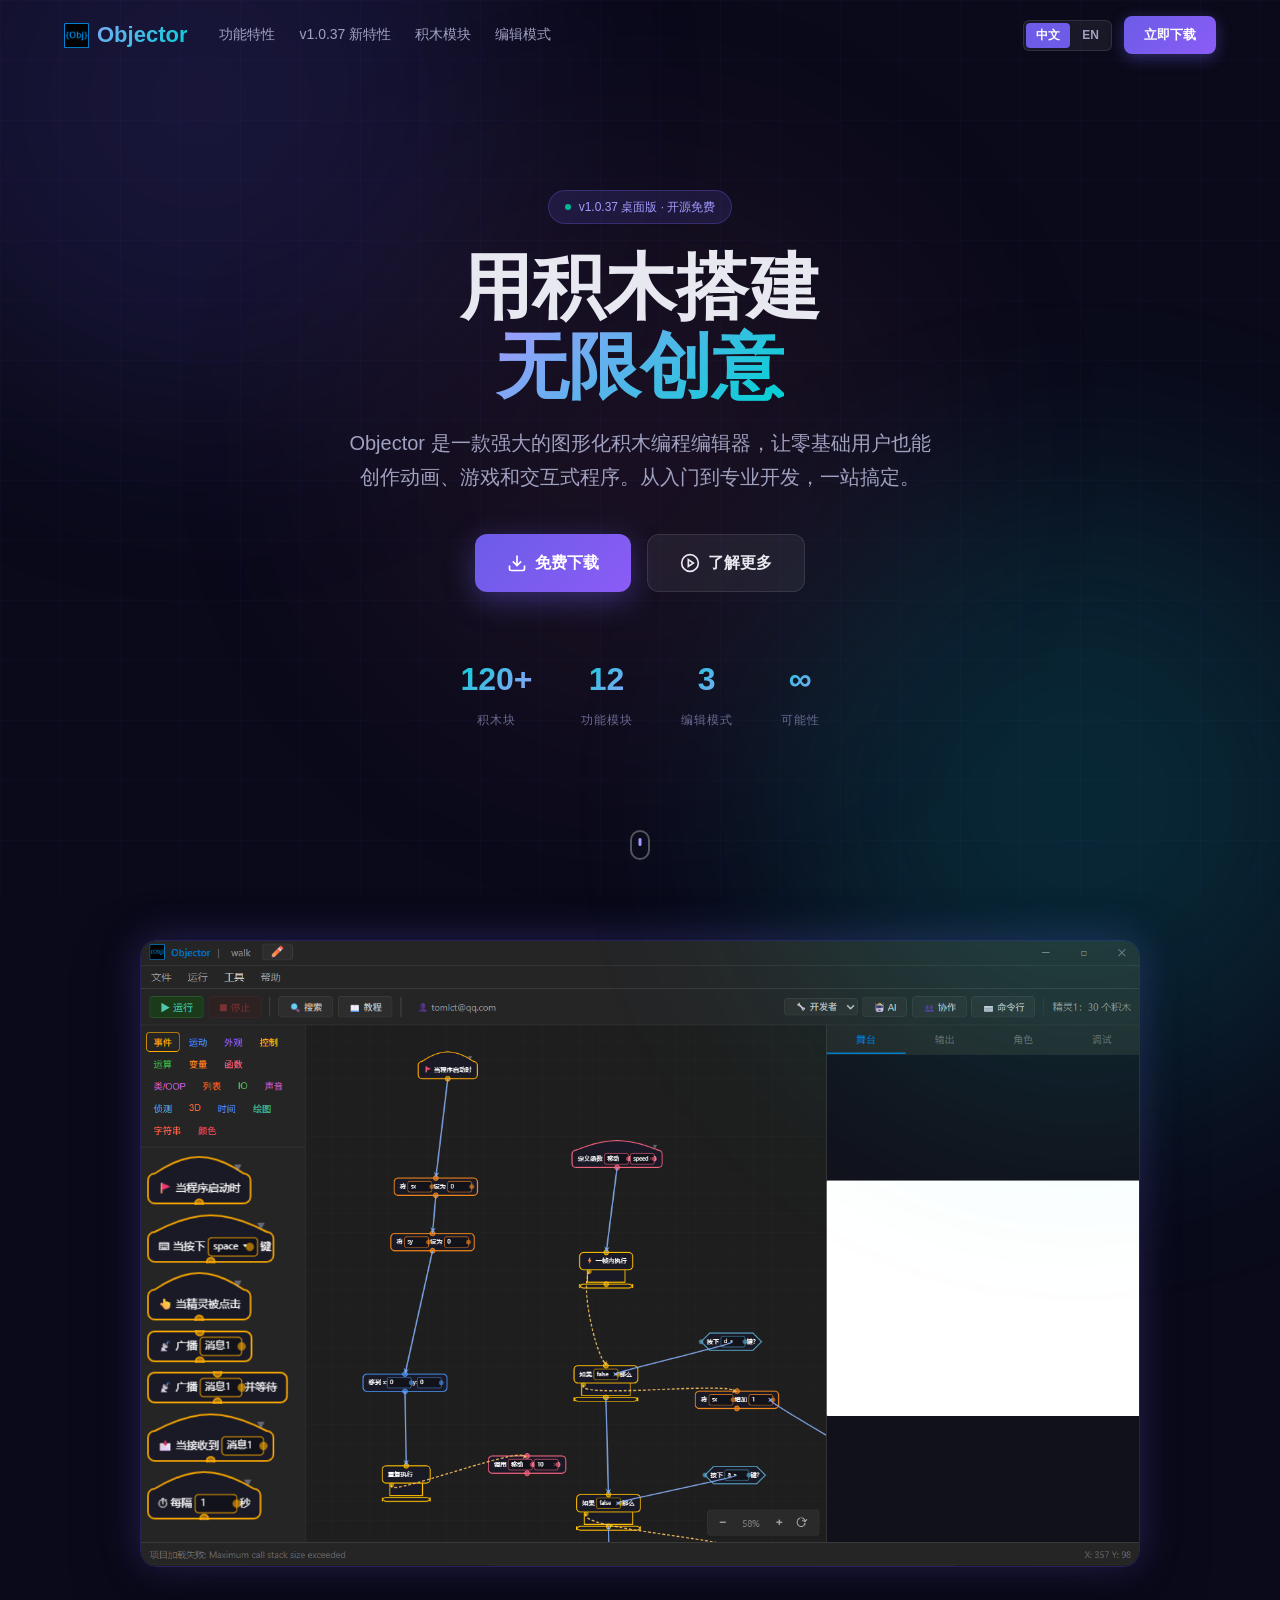
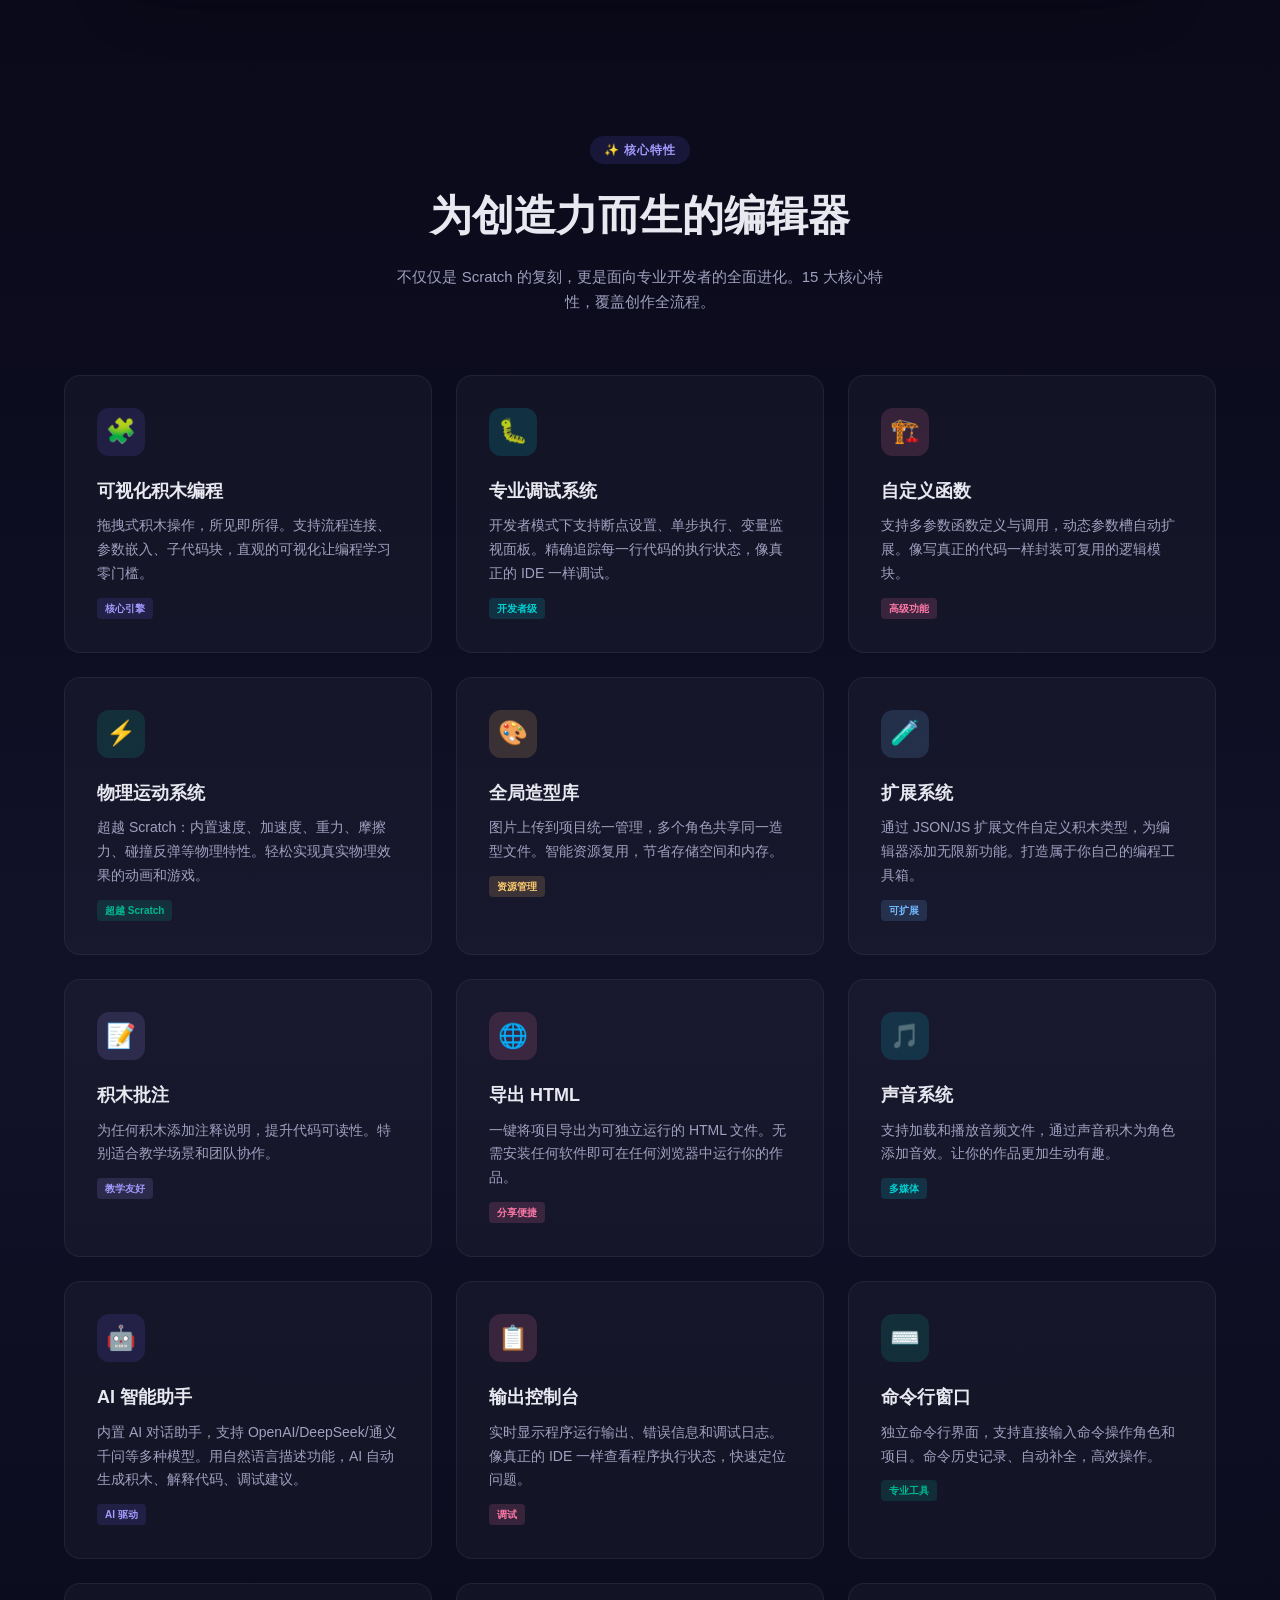
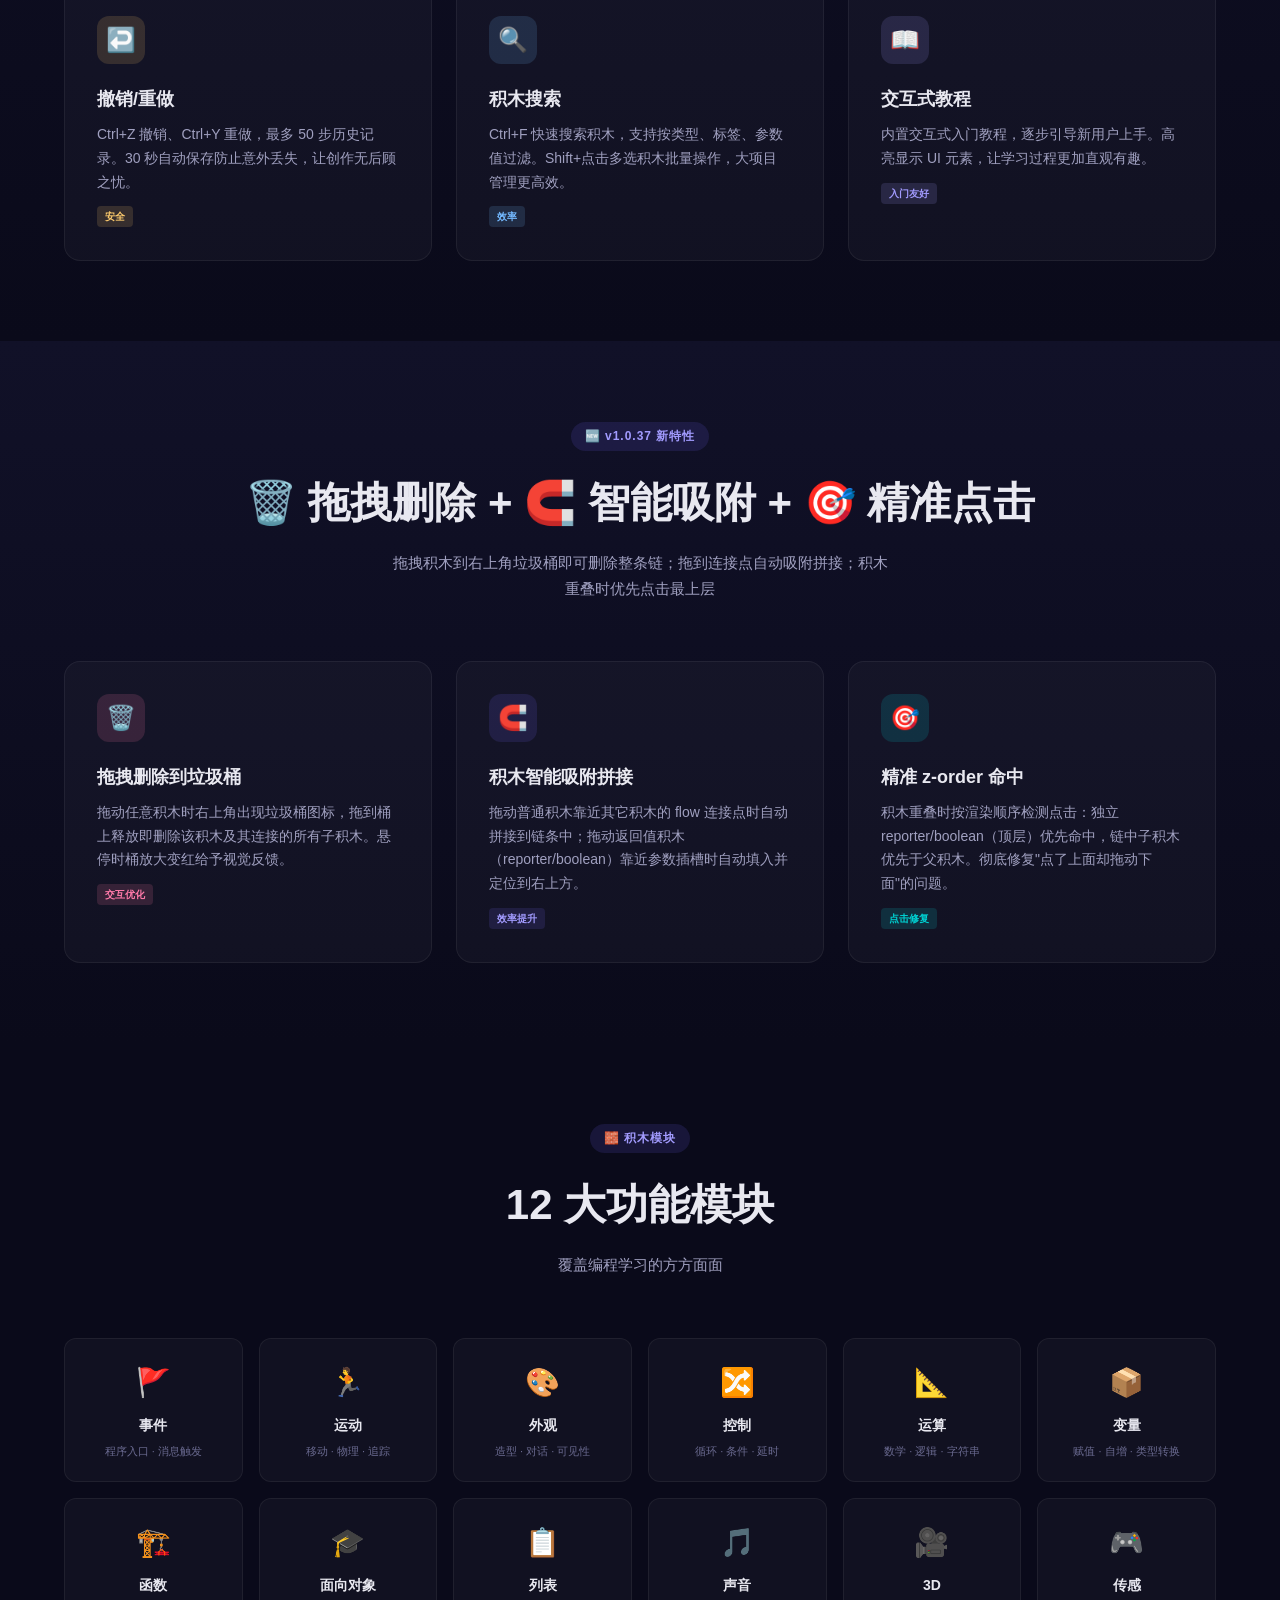
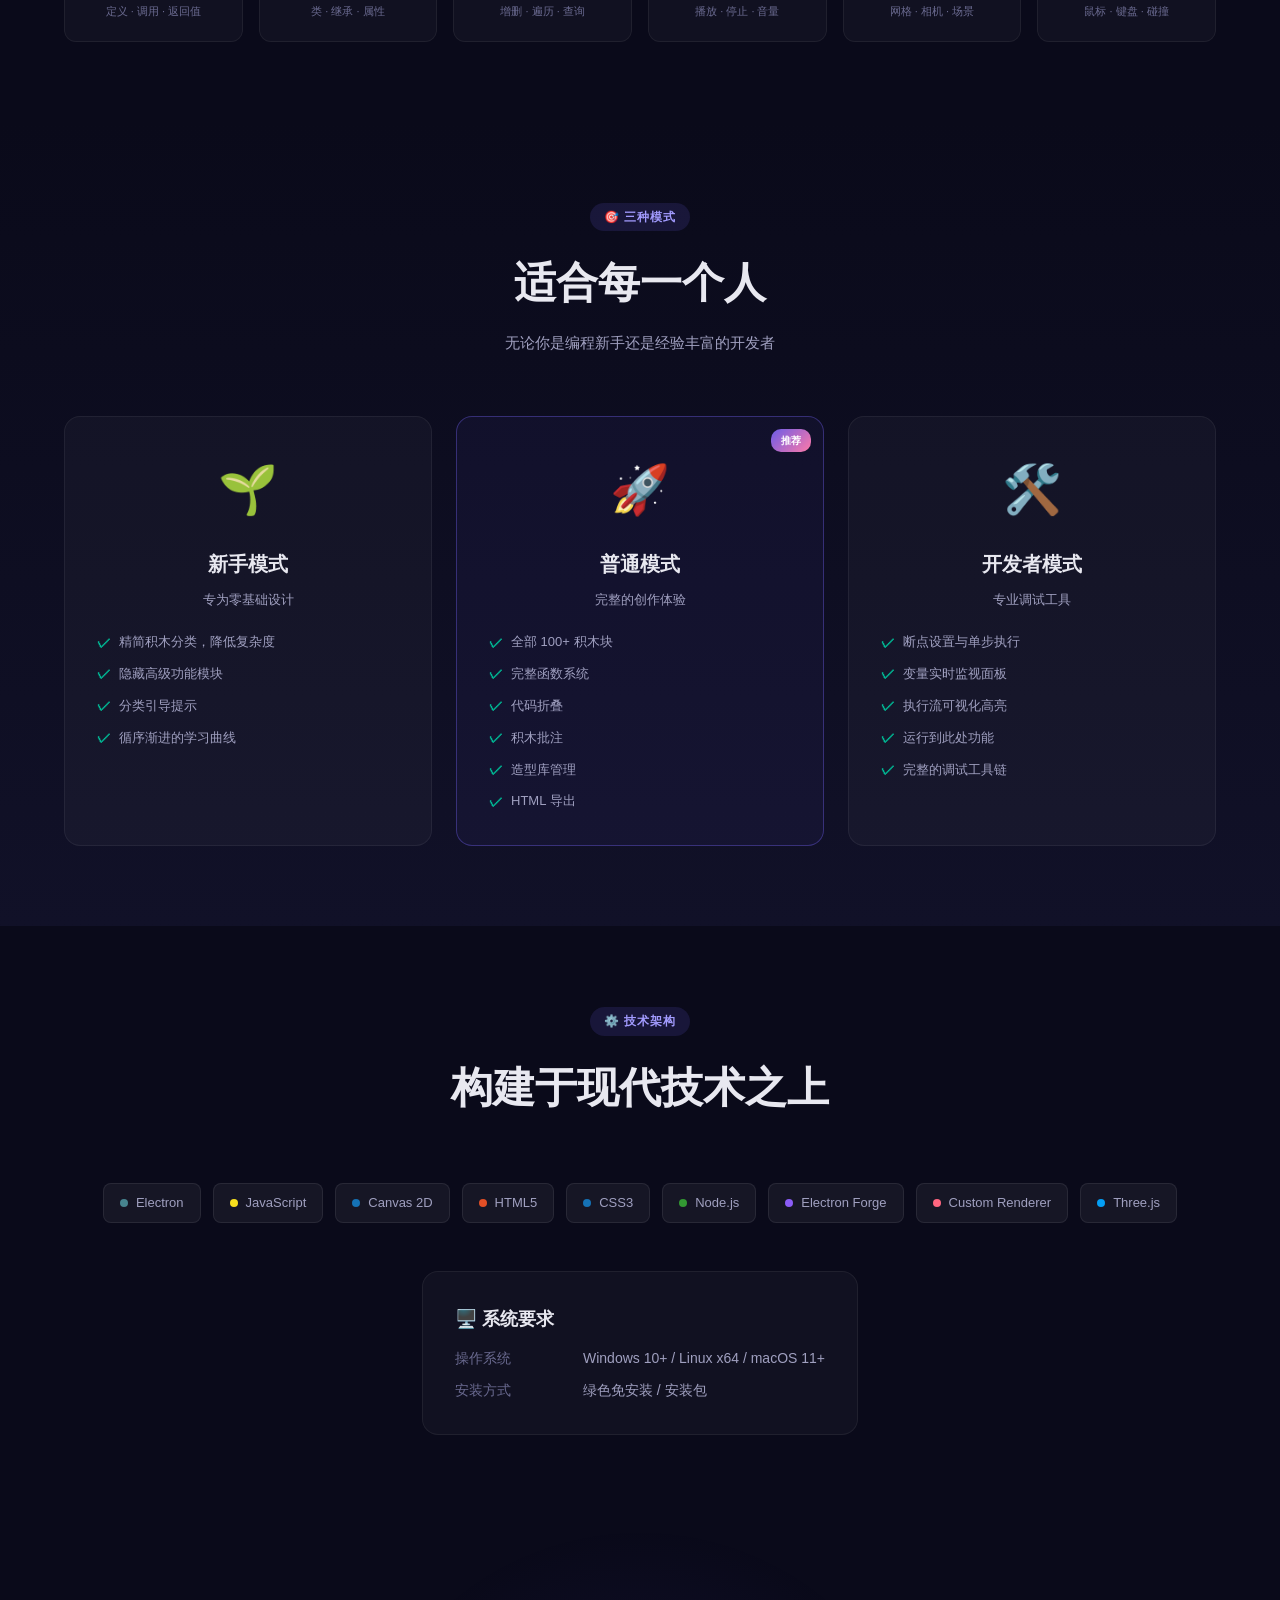
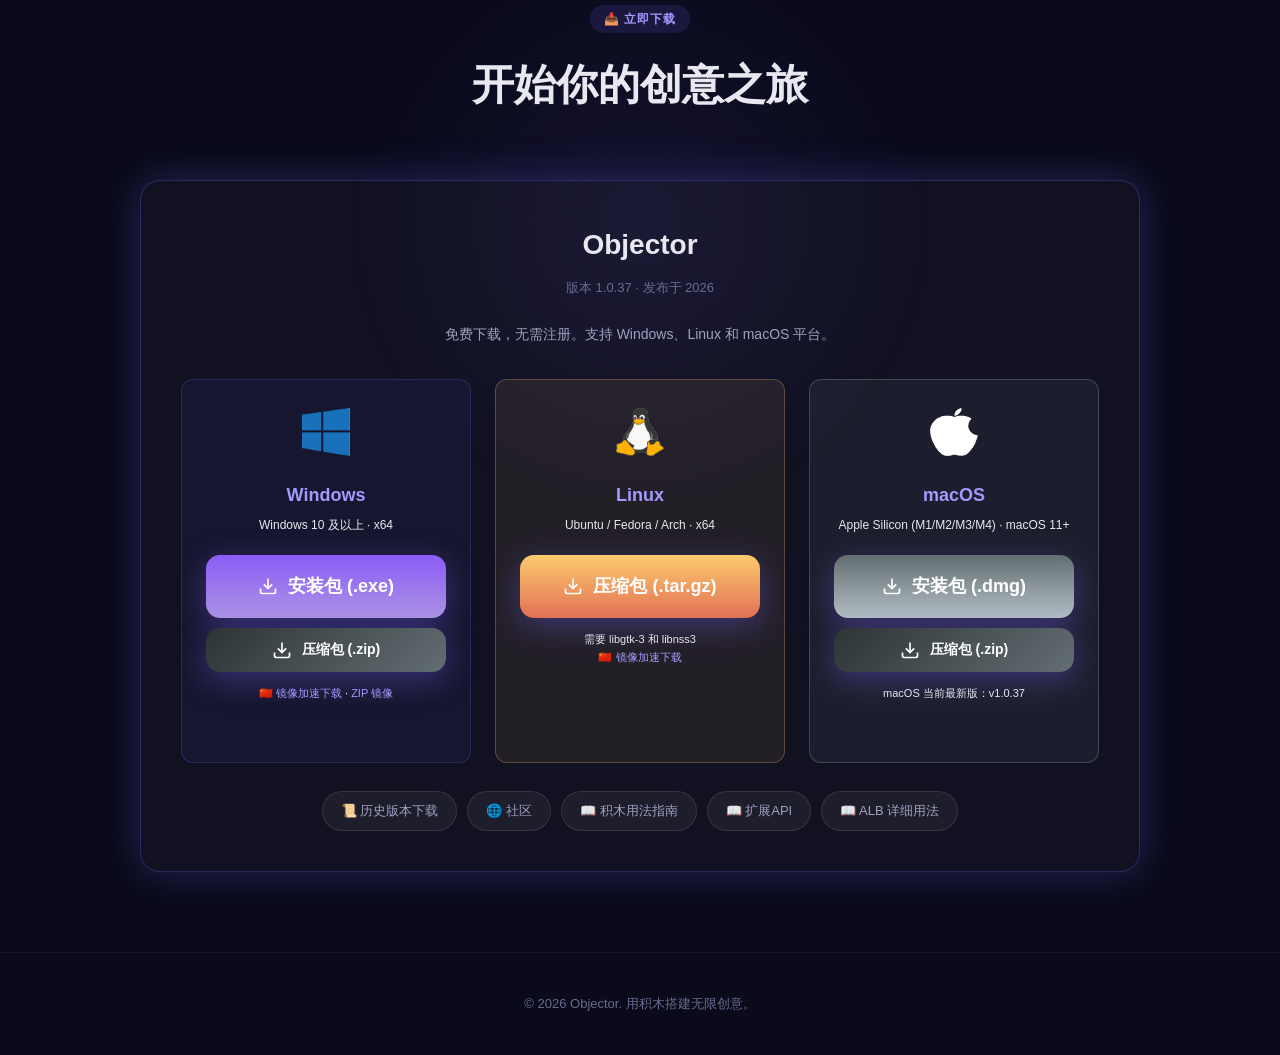
<file: index.html>
﻿<!DOCTYPE html>
<html lang="zh-CN">
<head>
<!-- 标准 Favicon -->
<link rel="icon" href="https://lichtom.github.io/objector-coder/icon.svg">
<!-- Apple 设备（iOS/macOS） -->
<link rel="apple-touch-icon" href="https://lichtom.github.io/objector-coder/icon.svg">
<!-- Android Chrome -->
<link rel="manifest" href="https://lichtom.github.io/objector-coder/icon.svg">


<meta charset="UTF-8">
<meta name="viewport" content="width=device-width, initial-scale=1.0">
<title data-i18n="pageTitle">Objector - 图形化积木编程编辑器</title>
<style>
/* ===== Reset & Base ===== */
*,*::before,*::after{margin:0;padding:0;box-sizing:border-box}
:root{
  --bg:#0a0a1a;--bg2:#111128;--surface:#1a1a3e;--surface2:#252550;
  --text:#e8e8f0;--text2:#a0a0c0;--muted:#6a6a90;
  --accent:#6c5ce7;--accent2:#a29bfe;--cyan:#00d2d3;--green:#00b894;
  --pink:#fd79a8;--orange:#fdcb6e;--blue:#74b9ff;
  --glow:0 0 40px rgba(108,92,231,.3);
  --radius:12px;
}
html{scroll-behavior:smooth;font-size:16px}
body{font-family:'Segoe UI','Microsoft YaHei','PingFang SC',sans-serif;background:var(--bg);color:var(--text);overflow-x:hidden;line-height:1.7}
a{color:var(--accent2);text-decoration:none;transition:color .2s}
a:hover{color:var(--cyan)}

/* ===== Animated Background ===== */
.bg-grid{position:fixed;inset:0;z-index:0;pointer-events:none;
  background-image:
    linear-gradient(rgba(108,92,231,.04) 1px,transparent 1px),
    linear-gradient(90deg,rgba(108,92,231,.04) 1px,transparent 1px);
  background-size:60px 60px;
}
.bg-glow{position:fixed;z-index:0;pointer-events:none;width:600px;height:600px;border-radius:50%;filter:blur(120px);opacity:.15}
.bg-glow-1{top:-200px;left:-100px;background:var(--accent)}
.bg-glow-2{bottom:-200px;right:-100px;background:var(--cyan)}
.bg-glow-3{top:50%;left:50%;transform:translate(-50%,-50%);background:var(--pink);opacity:.06}

/* ===== Layout ===== */
.container{max-width:1200px;margin:0 auto;padding:0 24px;position:relative;z-index:1}
section{padding:80px 0}

/* ===== Navigation ===== */
nav{position:fixed;top:0;left:0;right:0;z-index:100;padding:16px 0;transition:all .3s}
nav.scrolled{background:rgba(10,10,26,.9);backdrop-filter:blur(20px);border-bottom:1px solid rgba(108,92,231,.2)}
nav .container{display:flex;align-items:center;justify-content:space-between}
.nav-left{display:flex;align-items:center;gap:32px}
.nav-logo{font-size:22px;font-weight:800;background:linear-gradient(135deg,var(--accent2),var(--cyan));-webkit-background-clip:text;-webkit-text-fill-color:transparent;display:flex;align-items:center;gap:8px;white-space:nowrap}
.nav-logo img{flex-shrink:0}
.nav-links{display:flex;gap:24px;align-items:center}
.nav-links a{font-size:14px;color:var(--text2);font-weight:500;position:relative;white-space:nowrap}
.nav-links a::after{content:'';position:absolute;bottom:-4px;left:0;width:0;height:2px;background:var(--accent2);transition:width .3s}
.nav-links a:hover{color:var(--text)}
.nav-links a:hover::after{width:100%}
.nav-cta{background:linear-gradient(135deg,var(--accent),#8b5cf6);color:#fff!important;padding:8px 20px;border-radius:8px;font-weight:600;font-size:13px;border:none;cursor:pointer;transition:all .3s;box-shadow:0 4px 15px rgba(108,92,231,.4);white-space:nowrap}
.nav-cta:hover{transform:translateY(-2px);box-shadow:0 8px 25px rgba(108,92,231,.5)}

/* ===== Hero ===== */
.hero{min-height:100vh;display:flex;align-items:center;justify-content:center;text-align:center;padding-top:100px;position:relative}
.hero-badge{display:inline-flex;align-items:center;gap:8px;background:rgba(108,92,231,.15);border:1px solid rgba(108,92,231,.3);border-radius:20px;padding:6px 16px;font-size:12px;color:var(--accent2);margin-bottom:24px;animation:fadeInDown .8s}
.hero-badge .dot{width:6px;height:6px;border-radius:50%;background:var(--green);animation:pulse 2s infinite}
.hero h1{font-size:clamp(40px,6vw,72px);font-weight:900;line-height:1.1;margin-bottom:20px;animation:fadeInUp .8s .2s both}
.hero h1 .gradient{background:linear-gradient(135deg,var(--accent2),var(--cyan),var(--pink));-webkit-background-clip:text;-webkit-text-fill-color:transparent;background-size:200% 200%;animation:gradientShift 4s ease infinite}
.hero-sub{font-size:clamp(16px,2vw,20px);color:var(--text2);max-width:600px;margin:0 auto 40px;animation:fadeInUp .8s .4s both}
.hero-actions{display:flex;gap:16px;justify-content:center;flex-wrap:wrap;animation:fadeInUp .8s .6s both}
.btn-primary{display:inline-flex;align-items:center;gap:8px;background:linear-gradient(135deg,var(--accent),#8b5cf6);color:#fff;padding:14px 32px;border-radius:12px;font-size:16px;font-weight:700;border:none;cursor:pointer;transition:all .3s;box-shadow:0 8px 30px rgba(108,92,231,.4)}
.btn-primary:hover{transform:translateY(-3px);box-shadow:0 12px 40px rgba(108,92,231,.5)}
.btn-secondary{display:inline-flex;align-items:center;gap:8px;background:rgba(255,255,255,.06);color:var(--text);padding:14px 32px;border-radius:12px;font-size:16px;font-weight:600;border:1px solid rgba(255,255,255,.1);cursor:pointer;transition:all .3s}
.btn-secondary:hover{background:rgba(255,255,255,.1);border-color:rgba(255,255,255,.2);transform:translateY(-3px)}
.hero-stats{display:flex;gap:48px;justify-content:center;margin-top:60px;animation:fadeInUp .8s .8s both}
.stat{text-align:center}
.stat-num{font-size:32px;font-weight:800;background:linear-gradient(135deg,var(--cyan),var(--accent2));-webkit-background-clip:text;-webkit-text-fill-color:transparent}
.stat-label{font-size:12px;color:var(--muted);margin-top:4px;text-transform:uppercase;letter-spacing:1px}

/* ===== App Preview ===== */
.preview{padding:40px 0 80px;text-align:center}
.preview img{max-width:100%;height:auto;border-radius:16px;border:1px solid rgba(108,92,231,.3);box-shadow:var(--glow),0 20px 60px rgba(0,0,0,.5)}
.preview-frame{position:relative;max-width:960px;margin:0 auto;border-radius:16px;overflow:hidden;border:1px solid rgba(108,92,231,.3);box-shadow:var(--glow),0 20px 60px rgba(0,0,0,.5)}
.preview-frame::before{content:'';position:absolute;inset:0;background:linear-gradient(180deg,rgba(108,92,231,.08),transparent 40%);pointer-events:none;z-index:2}
.preview-titlebar{background:var(--surface);padding:10px 16px;display:flex;align-items:center;gap:8px;border-bottom:1px solid rgba(108,92,231,.2)}
.preview-dot{width:10px;height:10px;border-radius:50%}
.preview-dot:nth-child(1){background:#ff5f57}
.preview-dot:nth-child(2){background:#ffbd2e}
.preview-dot:nth-child(3){background:#28ca42}
.preview-title{flex:1;text-align:center;font-size:12px;color:var(--muted)}
.preview-body{background:var(--bg2);min-height:400px;display:flex;position:relative}
.preview-palette{width:180px;background:var(--surface);border-right:1px solid rgba(108,92,231,.1);padding:12px;display:flex;flex-direction:column;gap:6px}
.preview-cat{padding:5px 10px;border-radius:6px;font-size:11px;color:#fff;font-weight:600}
.preview-block{padding:8px 12px;border-radius:6px;font-size:11px;color:rgba(255,255,255,.9);font-weight:500;opacity:.8}
.preview-editor{flex:1;position:relative;padding:24px}
.preview-blocks-chain{position:absolute;top:40px;left:40px}
.p-block{padding:10px 16px;border-radius:8px;font-size:12px;color:#fff;font-weight:600;margin-bottom:-2px;position:relative;box-shadow:0 2px 8px rgba(0,0,0,.3);display:inline-block}
.p-block.hat{border-radius:16px 16px 8px 8px;padding-top:14px}
.p-block .p-param{background:rgba(255,255,255,.2);padding:1px 8px;border-radius:4px;font-size:11px}
.preview-stage{width:280px;background:#11111b;border-left:1px solid rgba(108,92,231,.1);display:flex;flex-direction:column}
.preview-stage-canvas{flex:1;margin:12px;background:#fff;border-radius:8px;display:flex;align-items:center;justify-content:center;position:relative}
.preview-sprite{position:relative}
.preview-sprite-arrow{width:0;height:0;border-left:18px solid transparent;border-right:18px solid transparent;border-bottom:30px solid #4C97FF;filter:drop-shadow(0 2px 4px rgba(0,0,0,.2))}
.preview-sprite-eye{position:absolute;width:5px;height:5px;background:#fff;border-radius:50%}
.preview-stage-tabs{display:flex;border-top:1px solid rgba(108,92,231,.1);padding:6px 12px}
.preview-stage-tab{font-size:11px;color:var(--muted);padding:4px 8px}
.preview-stage-tab.active{color:var(--cyan)}

/* ===== Features ===== */
.features{background:linear-gradient(180deg,var(--bg),var(--bg2),var(--bg))}
.section-header{text-align:center;margin-bottom:60px}
.section-tag{display:inline-block;background:rgba(108,92,231,.15);color:var(--accent2);padding:4px 14px;border-radius:16px;font-size:12px;font-weight:600;margin-bottom:16px;letter-spacing:1px}
.section-title{font-size:clamp(28px,4vw,42px);font-weight:800;margin-bottom:12px}
.section-desc{color:var(--text2);max-width:500px;margin:0 auto;font-size:15px}
.feature-grid{display:grid;grid-template-columns:repeat(auto-fit,minmax(320px,1fr));gap:24px}
.feature-card{background:rgba(255,255,255,.03);border:1px solid rgba(255,255,255,.06);border-radius:16px;padding:32px;transition:all .4s;position:relative;overflow:hidden}
.feature-card::before{content:'';position:absolute;top:0;left:0;right:0;height:2px;background:linear-gradient(90deg,transparent,var(--accent2),transparent);opacity:0;transition:opacity .4s}
.feature-card:hover{background:rgba(255,255,255,.05);border-color:rgba(108,92,231,.3);transform:translateY(-4px)}
.feature-card:hover::before{opacity:1}
.feature-icon{width:48px;height:48px;border-radius:12px;display:flex;align-items:center;justify-content:center;font-size:24px;margin-bottom:20px}
.feature-card h3{font-size:18px;font-weight:700;margin-bottom:8px}
.feature-card p{font-size:14px;color:var(--text2);line-height:1.7}
.feature-tag{display:inline-block;font-size:10px;padding:2px 8px;border-radius:4px;margin-top:12px;font-weight:600}

/* ===== Block Modules ===== */
.modules-grid{display:grid;grid-template-columns:repeat(auto-fit,minmax(160px,1fr));gap:16px;margin-top:40px}
.module-card{background:rgba(255,255,255,.03);border:1px solid rgba(255,255,255,.06);border-radius:12px;padding:20px;text-align:center;transition:all .3s}
.module-card:hover{transform:translateY(-4px);border-color:rgba(108,92,231,.3)}
.module-icon{font-size:28px;margin-bottom:8px}
.module-name{font-size:14px;font-weight:700;margin-bottom:4px}
.module-count{font-size:11px;color:var(--muted)}

/* ===== Mode Comparison ===== */
.mode-cards{display:grid;grid-template-columns:repeat(auto-fit,minmax(280px,1fr));gap:24px;margin-top:40px}
.mode-card{background:rgba(255,255,255,.03);border:1px solid rgba(255,255,255,.06);border-radius:16px;padding:32px;text-align:center;transition:all .4s;position:relative}
.mode-card:hover{transform:translateY(-6px);border-color:rgba(108,92,231,.3)}
.mode-card.featured{border-color:rgba(108,92,231,.4);background:rgba(108,92,231,.06)}
.mode-card.featured::after{content:'推荐';position:absolute;top:12px;right:12px;background:linear-gradient(135deg,var(--accent),var(--pink));color:#fff;font-size:10px;font-weight:700;padding:3px 10px;border-radius:10px}
.mode-emoji{font-size:48px;margin-bottom:16px}
.mode-name{font-size:20px;font-weight:800;margin-bottom:8px}
.mode-desc{font-size:13px;color:var(--text2);margin-bottom:20px}
.mode-features{list-style:none;text-align:left;display:flex;flex-direction:column;gap:8px}
.mode-features li{font-size:13px;color:var(--text2);display:flex;align-items:center;gap:8px}
.mode-features li::before{content:'✓';color:var(--green);font-weight:700;font-size:14px}

/* ===== Tech Stack ===== */
.tech-stack{display:flex;flex-wrap:wrap;gap:12px;justify-content:center;margin-top:32px}
.tech-badge{background:rgba(255,255,255,.05);border:1px solid rgba(255,255,255,.08);border-radius:8px;padding:8px 16px;font-size:13px;color:var(--text2);display:flex;align-items:center;gap:8px;transition:all .3s}
.tech-badge:hover{background:rgba(255,255,255,.08);border-color:rgba(108,92,231,.3);transform:translateY(-2px)}
.tech-badge .tech-dot{width:8px;height:8px;border-radius:50%}

/* ===== Download Section ===== */
.download{text-align:center;position:relative}
.download::before{content:'';position:absolute;top:0;left:50%;transform:translateX(-50%);width:600px;height:600px;background:radial-gradient(circle,rgba(108,92,231,.1),transparent 70%);pointer-events:none}
.download-card{display:inline-block;background:rgba(255,255,255,.03);border:1px solid rgba(108,92,231,.3);border-radius:20px;padding:48px;max-width:1000px;width:100%;box-shadow:var(--glow)}
.download-card h3{font-size:28px;font-weight:800;margin-bottom:8px}
.download-card .version{font-size:13px;color:var(--muted);margin-bottom:24px}
.download-card p{font-size:14px;color:var(--text2);margin-bottom:32px}
.download-btn{display:inline-flex;align-items:center;gap:10px;background:linear-gradient(135deg,var(--accent),#8b5cf6);color:#fff;padding:16px 40px;border-radius:14px;font-size:18px;font-weight:700;border:none;cursor:pointer;transition:all .3s;box-shadow:0 8px 30px rgba(108,92,231,.4);text-decoration:none}
.download-btn:hover{transform:translateY(-3px);box-shadow:0 12px 40px rgba(108,92,231,.6);color:#fff}
.download-info{display:flex;gap:24px;justify-content:center;margin-top:20px;font-size:12px;color:var(--muted)}

/* ===== Footer ===== */
footer{padding:40px 0;border-top:1px solid rgba(255,255,255,.06);text-align:center}
footer p{font-size:13px;color:var(--muted)}
.footer-links{display:flex;gap:24px;justify-content:center;margin-bottom:16px}
.footer-links a{font-size:13px;color:var(--text2)}

/* ===== Animations ===== */
@keyframes fadeInUp{from{opacity:0;transform:translateY(30px)}to{opacity:1;transform:translateY(0)}}
@keyframes fadeInDown{from{opacity:0;transform:translateY(-20px)}to{opacity:1;transform:translateY(0)}}
@keyframes gradientShift{0%,100%{background-position:0% 50%}50%{background-position:100% 50%}}
@keyframes pulse{0%,100%{opacity:1}50%{opacity:.4}}
@keyframes float{0%,100%{transform:translateY(0)}50%{transform:translateY(-10px)}}
@keyframes slideInLeft{from{opacity:0;transform:translateX(-40px)}to{opacity:1;transform:translateX(0)}}
@keyframes typewriter{from{width:0}to{width:100%}}

.reveal{opacity:0;transform:translateY(40px);transition:all .8s cubic-bezier(.25,.46,.45,.94)}
.reveal.visible{opacity:1;transform:translateY(0)}

/* ===== Responsive ===== */
@media(max-width:768px){
  .nav-left{flex-direction:column;gap:8px}
  .nav-links{gap:16px;flex-wrap:wrap;justify-content:center}
  .hero-stats{gap:24px}
  .stat-num{font-size:24px}
  .preview-body{flex-direction:column}
  .preview-palette,.preview-stage{width:100%}
  .preview-palette{flex-direction:row;flex-wrap:wrap}
  .preview-stage{min-height:200px}
  .feature-grid{grid-template-columns:1fr}
  .mode-cards{grid-template-columns:1fr}
  .modules-grid{grid-template-columns:repeat(2,1fr)}
  section{padding:60px 0}
}
@media(max-width:480px){
  .hero-actions{flex-direction:column;align-items:center}
  .hero-stats{flex-direction:column;gap:16px}
  .modules-grid{grid-template-columns:1fr}
}

/* ===== Scroll indicator ===== */
.scroll-indicator{position:absolute;bottom:40px;left:50%;transform:translateX(-50%);animation:float 3s ease-in-out infinite}
.scroll-indicator span{display:block;width:20px;height:30px;border:2px solid rgba(255,255,255,.3);border-radius:10px;position:relative}
.scroll-indicator span::after{content:'';position:absolute;top:6px;left:50%;transform:translateX(-50%);width:3px;height:8px;background:var(--accent2);border-radius:2px;animation:pulse 2s infinite}

/* ===== Language Switcher ===== */
.lang-switcher{display:flex;gap:2px;background:rgba(255,255,255,.06);border-radius:6px;padding:2px;border:1px solid rgba(255,255,255,.1)}
.lang-btn{padding:4px 10px;border-radius:4px;border:none;background:transparent;color:var(--text2);font-size:12px;font-weight:600;cursor:pointer;transition:all .2s}
.lang-btn.active{background:var(--accent);color:#fff}
.lang-btn:hover:not(.active){background:rgba(255,255,255,.08)}
html[lang="en"] .mode-card.featured::after{content:'Recommended'}
</style>
</head>
<body>

<!-- Background Effects -->
<div class="bg-grid"></div>
<div class="bg-glow bg-glow-1"></div>
<div class="bg-glow bg-glow-2"></div>
<div class="bg-glow bg-glow-3"></div>

<!-- Navigation -->
<nav id="navbar">
  <div class="container">
    <div class="nav-left">
      <a href="#" class="nav-logo"><img src="https://lichtom.github.io/objector-coder/icon.svg" width="25"> Objector</a>
      <div class="nav-links">
        <a href="#features" data-i18n="nav.features">功能特性</a>
        <a href="#v1037" data-i18n="nav.v1037">v1.0.37 新特性</a>
        <a href="#modules" data-i18n="nav.modules">积木模块</a>
        <a href="#modes" data-i18n="nav.modes">编辑模式</a>
      </div>
    </div>
    <div style="display:flex;align-items:center;gap:12px">
      <div class="lang-switcher">
        <button class="lang-btn active" onclick="setLang('zh-CN')">中文</button>
        <button class="lang-btn" onclick="setLang('en')">EN</button>
      </div>
      <a href="#download" class="nav-cta" data-i18n="nav.download">立即下载</a>
    </div>
  </div>
</nav>

<!-- Hero Section -->
<section class="hero">
  <div class="container">
    <div class="hero-badge">
      <span class="dot"></span>
      <span data-i18n="hero.badge">v1.0.37 桌面版 · 开源免费</span>
    </div>
    <h1 data-i18n="hero.title">用积木搭建<br><span class="gradient">无限创意</span></h1>
    <p class="hero-sub" data-i18n="hero.sub">Objector 是一款强大的图形化积木编程编辑器，让零基础用户也能创作动画、游戏和交互式程序。从入门到专业开发，一站搞定。</p>
    <div class="hero-actions">
      <a href="#download" class="btn-primary">
        <svg width="20" height="20" fill="none" stroke="currentColor" stroke-width="2" viewBox="0 0 24 24"><path d="M21 15v4a2 2 0 0 1-2 2H5a2 2 0 0 1-2-2v-4"/><polyline points="7 10 12 15 17 10"/><line x1="12" y1="15" x2="12" y2="3"/></svg>
        <span data-i18n="hero.download">免费下载</span>
      </a>
      <a href="#features" class="btn-secondary">
        <svg width="20" height="20" fill="none" stroke="currentColor" stroke-width="2" viewBox="0 0 24 24"><circle cx="12" cy="12" r="10"/><polygon points="10 8 16 12 10 16 10 8"/></svg>
        <span data-i18n="hero.learnMore">了解更多</span>
      </a>
    </div>
    <div class="hero-stats">
      <div class="stat">
        <div class="stat-num">120+</div>
        <div class="stat-label" data-i18n="hero.blocks">积木块</div>
      </div>
      <div class="stat">
        <div class="stat-num">12</div>
        <div class="stat-label" data-i18n="hero.modules">功能模块</div>
      </div>
      <div class="stat">
        <div class="stat-num">3</div>
        <div class="stat-label" data-i18n="hero.editModes">编辑模式</div>
      </div>
      <div class="stat">
        <div class="stat-num">∞</div>
        <div class="stat-label" data-i18n="hero.possibilities">可能性</div>
      </div>
    </div>
  </div>
  <div class="scroll-indicator"><span></span></div>
</section>

<!-- App Preview -->
<section class="preview">
  <img src="preview.png" width="1000">
</section>

<!-- Features Section -->
<section id="features" class="features">
  <div class="container">
    <div class="section-header reveal">
      <div class="section-tag" data-i18n="features.tag">✨ 核心特性</div>
      <h2 class="section-title" data-i18n="features.title">为创造力而生的编辑器</h2>
      <p class="section-desc" data-i18n="features.desc">不仅仅是 Scratch 的复刻，更是面向专业开发者的全面进化。15 大核心特性，覆盖创作全流程。</p>
    </div>
    <div class="feature-grid">

      <div class="feature-card reveal">
        <div class="feature-icon" style="background:rgba(108,92,231,.15)">🧩</div>
        <h3 data-i18n="features.c1.title">可视化积木编程</h3>
        <p data-i18n="features.c1.desc">拖拽式积木操作，所见即所得。支持流程连接、参数嵌入、子代码块，直观的可视化让编程学习零门槛。</p>
        <span class="feature-tag" style="background:rgba(108,92,231,.15);color:var(--accent2)" data-i18n="features.c1.tag">核心引擎</span>
      </div>

      <div class="feature-card reveal">
        <div class="feature-icon" style="background:rgba(0,210,211,.15)">🐛</div>
        <h3 data-i18n="features.c2.title">专业调试系统</h3>
        <p data-i18n="features.c2.desc">开发者模式下支持断点设置、单步执行、变量监视面板。精确追踪每一行代码的执行状态，像真正的 IDE 一样调试。</p>
        <span class="feature-tag" style="background:rgba(0,210,211,.15);color:var(--cyan)" data-i18n="features.c2.tag">开发者级</span>
      </div>

      <div class="feature-card reveal">
        <div class="feature-icon" style="background:rgba(253,121,168,.15)">🏗️</div>
        <h3 data-i18n="features.c3.title">自定义函数</h3>
        <p data-i18n="features.c3.desc">支持多参数函数定义与调用，动态参数槽自动扩展。像写真正的代码一样封装可复用的逻辑模块。</p>
        <span class="feature-tag" style="background:rgba(253,121,168,.15);color:var(--pink)" data-i18n="features.c3.tag">高级功能</span>
      </div>

      <div class="feature-card reveal">
        <div class="feature-icon" style="background:rgba(0,184,148,.15)">⚡</div>
        <h3 data-i18n="features.c4.title">物理运动系统</h3>
        <p data-i18n="features.c4.desc">超越 Scratch：内置速度、加速度、重力、摩擦力、碰撞反弹等物理特性。轻松实现真实物理效果的动画和游戏。</p>
        <span class="feature-tag" style="background:rgba(0,184,148,.15);color:var(--green)" data-i18n="features.c4.tag">超越 Scratch</span>
      </div>

      <div class="feature-card reveal">
        <div class="feature-icon" style="background:rgba(253,203,110,.15)">🎨</div>
        <h3 data-i18n="features.c5.title">全局造型库</h3>
        <p data-i18n="features.c5.desc">图片上传到项目统一管理，多个角色共享同一造型文件。智能资源复用，节省存储空间和内存。</p>
        <span class="feature-tag" style="background:rgba(253,203,110,.15);color:var(--orange)" data-i18n="features.c5.tag">资源管理</span>
      </div>

      <div class="feature-card reveal">
        <div class="feature-icon" style="background:rgba(116,185,255,.15)">🧪</div>
        <h3 data-i18n="features.c6.title">扩展系统</h3>
        <p data-i18n="features.c6.desc">通过 JSON/JS 扩展文件自定义积木类型，为编辑器添加无限新功能。打造属于你自己的编程工具箱。</p>
        <span class="feature-tag" style="background:rgba(116,185,255,.15);color:var(--blue)" data-i18n="features.c6.tag">可扩展</span>
      </div>

      <div class="feature-card reveal">
        <div class="feature-icon" style="background:rgba(162,155,254,.15)">📝</div>
        <h3 data-i18n="features.c7.title">积木批注</h3>
        <p data-i18n="features.c7.desc">为任何积木添加注释说明，提升代码可读性。特别适合教学场景和团队协作。</p>
        <span class="feature-tag" style="background:rgba(162,155,254,.15);color:var(--accent2)" data-i18n="features.c7.tag">教学友好</span>
      </div>

      <div class="feature-card reveal">
        <div class="feature-icon" style="background:rgba(253,121,168,.15)">🌐</div>
        <h3 data-i18n="features.c8.title">导出 HTML</h3>
        <p data-i18n="features.c8.desc">一键将项目导出为可独立运行的 HTML 文件。无需安装任何软件即可在任何浏览器中运行你的作品。</p>
        <span class="feature-tag" style="background:rgba(253,121,168,.15);color:var(--pink)" data-i18n="features.c8.tag">分享便捷</span>
      </div>

      <div class="feature-card reveal">
        <div class="feature-icon" style="background:rgba(0,210,211,.15)">🎵</div>
        <h3 data-i18n="features.c9.title">声音系统</h3>
        <p data-i18n="features.c9.desc">支持加载和播放音频文件，通过声音积木为角色添加音效。让你的作品更加生动有趣。</p>
        <span class="feature-tag" style="background:rgba(0,210,211,.15);color:var(--cyan)" data-i18n="features.c9.tag">多媒体</span>
      </div>

      <div class="feature-card reveal">
        <div class="feature-icon" style="background:rgba(108,92,231,.15)">🤖</div>
        <h3 data-i18n="features.c10.title">AI 智能助手</h3>
        <p data-i18n="features.c10.desc">内置 AI 对话助手，支持 OpenAI/DeepSeek/通义千问等多种模型。用自然语言描述功能，AI 自动生成积木、解释代码、调试建议。</p>
        <span class="feature-tag" style="background:rgba(108,92,231,.15);color:var(--accent2)" data-i18n="features.c10.tag">AI 驱动</span>
      </div>

      <div class="feature-card reveal">
        <div class="feature-icon" style="background:rgba(253,121,168,.15)">📋</div>
        <h3 data-i18n="features.c11.title">输出控制台</h3>
        <p data-i18n="features.c11.desc">实时显示程序运行输出、错误信息和调试日志。像真正的 IDE 一样查看程序执行状态，快速定位问题。</p>
        <span class="feature-tag" style="background:rgba(253,121,168,.15);color:var(--pink)" data-i18n="features.c11.tag">调试</span>
      </div>

      <div class="feature-card reveal">
        <div class="feature-icon" style="background:rgba(0,184,148,.15)">⌨️</div>
        <h3 data-i18n="features.c12.title">命令行窗口</h3>
        <p data-i18n="features.c12.desc">独立命令行界面，支持直接输入命令操作角色和项目。命令历史记录、自动补全，高效操作。</p>
        <span class="feature-tag" style="background:rgba(0,184,148,.15);color:var(--green)" data-i18n="features.c12.tag">专业工具</span>
      </div>

      <div class="feature-card reveal">
        <div class="feature-icon" style="background:rgba(253,203,110,.15)">↩️</div>
        <h3 data-i18n="features.c13.title">撤销/重做</h3>
        <p data-i18n="features.c13.desc">Ctrl+Z 撤销、Ctrl+Y 重做，最多 50 步历史记录。30 秒自动保存防止意外丢失，让创作无后顾之忧。</p>
        <span class="feature-tag" style="background:rgba(253,203,110,.15);color:var(--orange)" data-i18n="features.c13.tag">安全</span>
      </div>

      <div class="feature-card reveal">
        <div class="feature-icon" style="background:rgba(116,185,255,.15)">🔍</div>
        <h3 data-i18n="features.c14.title">积木搜索</h3>
        <p data-i18n="features.c14.desc">Ctrl+F 快速搜索积木，支持按类型、标签、参数值过滤。Shift+点击多选积木批量操作，大项目管理更高效。</p>
        <span class="feature-tag" style="background:rgba(116,185,255,.15);color:var(--blue)" data-i18n="features.c14.tag">效率</span>
      </div>

      <div class="feature-card reveal">
        <div class="feature-icon" style="background:rgba(162,155,254,.15)">📖</div>
        <h3 data-i18n="features.c15.title">交互式教程</h3>
        <p data-i18n="features.c15.desc">内置交互式入门教程，逐步引导新用户上手。高亮显示 UI 元素，让学习过程更加直观有趣。</p>
        <span class="feature-tag" style="background:rgba(162,155,254,.15);color:var(--accent2)" data-i18n="features.c15.tag">入门友好</span>
      </div>

    </div>
  </div>
</section>

<!-- What's New in v1.0.37 -->
<section id="v1037" style="background:linear-gradient(180deg,var(--bg2),var(--bg))">
  <div class="container">
    <div class="section-header reveal">
      <div class="section-tag" data-i18n="v1037.tag">🆕 v1.0.37 新特性</div>
      <h2 class="section-title" data-i18n="v1037.title">🗑️ 拖拽删除 + 🧲 智能吸附 + 🎯 精准点击</h2>
      <p class="section-desc" data-i18n="v1037.desc">拖拽积木到右上角垃圾桶即可删除整条链；拖到连接点自动吸附拼接；积木重叠时优先点击最上层</p>
    </div>
    <div class="feature-grid">

      <div class="feature-card reveal">
        <div class="feature-icon" style="background:rgba(253,121,168,.15)">🗑️</div>
        <h3 data-i18n="v1037.c1.title">拖拽删除到垃圾桶</h3>
        <p data-i18n="v1037.c1.desc">拖动任意积木时右上角出现垃圾桶图标，拖到桶上释放即删除该积木及其连接的所有子积木。悬停时桶放大变红给予视觉反馈。</p>
        <span class="feature-tag" style="background:rgba(253,121,168,.15);color:var(--pink)" data-i18n="v1037.c1.tag">交互优化</span>
      </div>

      <div class="feature-card reveal">
        <div class="feature-icon" style="background:rgba(108,92,231,.15)">🧲</div>
        <h3 data-i18n="v1037.c2.title">积木智能吸附拼接</h3>
        <p data-i18n="v1037.c2.desc">拖动普通积木靠近其它积木的 flow 连接点时自动拼接到链条中；拖动返回值积木（reporter/boolean）靠近参数插槽时自动填入并定位到右上方。</p>
        <span class="feature-tag" style="background:rgba(108,92,231,.15);color:var(--accent2)" data-i18n="v1037.c2.tag">效率提升</span>
      </div>

      <div class="feature-card reveal">
        <div class="feature-icon" style="background:rgba(0,210,211,.15)">🎯</div>
        <h3 data-i18n="v1037.c3.title">精准 z-order 命中</h3>
        <p data-i18n="v1037.c3.desc">积木重叠时按渲染顺序检测点击：独立 reporter/boolean（顶层）优先命中，链中子积木优先于父积木。彻底修复"点了上面却拖动下面"的问题。</p>
        <span class="feature-tag" style="background:rgba(0,210,211,.15);color:var(--cyan)" data-i18n="v1037.c3.tag">点击修复</span>
      </div>

    </div>
  </div>
</section>

<!-- Block Modules Section -->
<section id="modules">
  <div class="container">
    <div class="section-header reveal">
      <div class="section-tag" data-i18n="modules.tag">🧱 积木模块</div>
      <h2 class="section-title" data-i18n="modules.title">12 大功能模块</h2>
      <p class="section-desc" data-i18n="modules.desc">覆盖编程学习的方方面面</p>
    </div>
    <div class="modules-grid reveal">
      <div class="module-card">
        <div class="module-icon">🚩</div>
        <div class="module-name">事件</div>
        <div class="module-count">程序入口 · 消息触发</div>
      </div>
      <div class="module-card">
        <div class="module-icon">🏃</div>
        <div class="module-name">运动</div>
        <div class="module-count">移动 · 物理 · 追踪</div>
      </div>
      <div class="module-card">
        <div class="module-icon">🎨</div>
        <div class="module-name">外观</div>
        <div class="module-count">造型 · 对话 · 可见性</div>
      </div>
      <div class="module-card">
        <div class="module-icon">🔀</div>
        <div class="module-name">控制</div>
        <div class="module-count">循环 · 条件 · 延时</div>
      </div>
      <div class="module-card">
        <div class="module-icon">📐</div>
        <div class="module-name">运算</div>
        <div class="module-count">数学 · 逻辑 · 字符串</div>
      </div>
      <div class="module-card">
        <div class="module-icon">📦</div>
        <div class="module-name">变量</div>
        <div class="module-count">赋值 · 自增 · 类型转换</div>
      </div>
      <div class="module-card">
        <div class="module-icon">🏗️</div>
        <div class="module-name">函数</div>
        <div class="module-count">定义 · 调用 · 返回值</div>
      </div>
      <div class="module-card">
        <div class="module-icon">🎓</div>
        <div class="module-name">面向对象</div>
        <div class="module-count">类 · 继承 · 属性</div>
      </div>
      <div class="module-card">
        <div class="module-icon">📋</div>
        <div class="module-name">列表</div>
        <div class="module-count">增删 · 遍历 · 查询</div>
      </div>
      <div class="module-card">
        <div class="module-icon">🎵</div>
        <div class="module-name">声音</div>
        <div class="module-count">播放 · 停止 · 音量</div>
      </div>
      <div class="module-card">
        <div class="module-icon">🎥</div>
        <div class="module-name">3D</div>
        <div class="module-count">网格 · 相机 · 场景</div>
      </div>
      <div class="module-card">
        <div class="module-icon">🎮</div>
        <div class="module-name">传感</div>
        <div class="module-count">鼠标 · 键盘 · 碰撞</div>
      </div>
    </div>
  </div>
</section>

<!-- Mode Comparison -->
<section id="modes" style="background:linear-gradient(180deg,var(--bg),var(--bg2))">
  <div class="container">
    <div class="section-header reveal">
      <div class="section-tag" data-i18n="modes.tag">🎯 三种模式</div>
      <h2 class="section-title" data-i18n="modes.title">适合每一个人</h2>
      <p class="section-desc" data-i18n="modes.desc">无论你是编程新手还是经验丰富的开发者</p>
    </div>
    <div class="mode-cards">
      <div class="mode-card reveal">
        <div class="mode-emoji">🌱</div>
        <div class="mode-name" data-i18n="modes.c1.name">新手模式</div>
        <div class="mode-desc" data-i18n="modes.c1.desc">专为零基础设计</div>
        <ul class="mode-features">
          <li data-i18n="modes.c1.f1">精简积木分类，降低复杂度</li>
          <li data-i18n="modes.c1.f2">隐藏高级功能模块</li>
          <li data-i18n="modes.c1.f3">分类引导提示</li>
          <li data-i18n="modes.c1.f4">循序渐进的学习曲线</li>
        </ul>
      </div>
      <div class="mode-card featured reveal">
        <div class="mode-emoji">🚀</div>
        <div class="mode-name" data-i18n="modes.c2.name">普通模式</div>
        <div class="mode-desc" data-i18n="modes.c2.desc">完整的创作体验</div>
        <ul class="mode-features">
          <li data-i18n="modes.c2.f1">全部 100+ 积木块</li>
          <li data-i18n="modes.c2.f2">完整函数系统</li>
          <li data-i18n="modes.c2.f3">代码折叠</li>
          <li data-i18n="modes.c2.f4">积木批注</li>
          <li data-i18n="modes.c2.f5">造型库管理</li>
          <li data-i18n="modes.c2.f6">HTML 导出</li>
        </ul>
      </div>
      <div class="mode-card reveal">
        <div class="mode-emoji">🛠️</div>
        <div class="mode-name" data-i18n="modes.c3.name">开发者模式</div>
        <div class="mode-desc" data-i18n="modes.c3.desc">专业调试工具</div>
        <ul class="mode-features">
          <li data-i18n="modes.c3.f1">断点设置与单步执行</li>
          <li data-i18n="modes.c3.f2">变量实时监视面板</li>
          <li data-i18n="modes.c3.f3">执行流可视化高亮</li>
          <li data-i18n="modes.c3.f4">运行到此处功能</li>
          <li data-i18n="modes.c3.f5">完整的调试工具链</li>
        </ul>
      </div>
    </div>
  </div>
</section>

<!-- Tech Stack -->
<section id="tech">
  <div class="container">
    <div class="section-header reveal">
      <div class="section-tag" data-i18n="tech.tag">⚙️ 技术架构</div>
      <h2 class="section-title" data-i18n="tech.title">构建于现代技术之上</h2>
    </div>
    <div class="tech-stack reveal">
      <div class="tech-badge"><div class="tech-dot" style="background:#47848F"></div>Electron</div>
      <div class="tech-badge"><div class="tech-dot" style="background:#F7DF1E"></div>JavaScript</div>
      <div class="tech-badge"><div class="tech-dot" style="background:#1572B6"></div>Canvas 2D</div>
      <div class="tech-badge"><div class="tech-dot" style="background:#E34F26"></div>HTML5</div>
      <div class="tech-badge"><div class="tech-dot" style="background:#1572B6"></div>CSS3</div>
      <div class="tech-badge"><div class="tech-dot" style="background:#339933"></div>Node.js</div>
      <div class="tech-badge"><div class="tech-dot" style="background:#8B5CF6"></div>Electron Forge</div>
      <div class="tech-badge"><div class="tech-dot" style="background:#FF6680"></div>Custom Renderer</div>
      <div class="tech-badge"><div class="tech-dot" style="background:#049EF4"></div>Three.js</div>
    </div>
    <div style="text-align:center;margin-top:48px" class="reveal">
      <div class="feature-card" style="display:inline-block;max-width:600px;text-align:left">
        <h3 style="margin-bottom:12px" data-i18n="tech.sysReq">🖥️ 系统要求</h3>
        <div style="display:grid;grid-template-columns:120px 1fr;gap:8px;font-size:14px;color:var(--text2)">
          <span style="color:var(--muted)" data-i18n="tech.os">操作系统</span><span data-i18n="tech.osVal">Windows 10+ / Linux x64 / macOS 11+</span>
          <span style="color:var(--muted)" data-i18n="tech.install">安装方式</span><span data-i18n="tech.installVal">绿色免安装 / 安装包</span>
        </div>
      </div>
    </div>
  </div>
</section>

<!-- Download Section -->
<section id="download" class="download">
  <div class="container">
    <div class="section-header reveal">
      <div class="section-tag" data-i18n="download.tag">📥 立即下载</div>
      <h2 class="section-title" data-i18n="download.title">开始你的创意之旅</h2>
    </div>
    <div class="download-card reveal" style="padding:40px;">
      <div style="text-align:center;margin-bottom:32px;">
        <h3 style="margin-bottom:8px;">Objector</h3>
        <div class="version" data-i18n="download.version">版本 1.0.37 · 发布于 2026</div>
        <p style="margin-top:8px;" data-i18n="download.desc">免费下载，无需注册。支持 Windows、Linux 和 macOS 平台。</p>
      </div>

      <!-- 平台下载卡片 -->
      <div style="display:grid;grid-template-columns:1fr 1fr 1fr;gap:24px;margin-bottom:28px;"> 

        <!-- Windows -->
        <div style="background:rgba(108,92,231,.08);border:1px solid rgba(108,92,231,.25);border-radius:12px;padding:28px 24px;text-align:center;">
          <img src="WindowsIcon.png" alt="Windows" style="width:48px;height:48px;margin-bottom:16px;">
          <h4 style="color:var(--accent2);margin-bottom:4px;font-size:18px;">Windows</h4>
          <p style="font-size:12px;color:var(--text-muted);margin-bottom:20px;" data-i18n="download.winReq">Windows 10 及以上 · x64</p>
          <a href="https://github.com/lichtom/Objector/releases/download/v1.0.37/Objector-Setup-1.0.37.exe" class="download-btn" style="width:100%;justify-content:center;background:linear-gradient(to bottom,#8b5cf6,#ab93e4);">
            <svg width="20" height="20" fill="none" stroke="currentColor" stroke-width="2" viewBox="0 0 24 24"><path d="M21 15v4a2 2 0 0 1-2 2H5a2 2 0 0 1-2-2v-4"/><polyline points="7 10 12 15 17 10"/><line x1="12" y1="15" x2="12" y2="3"/></svg>
            <span data-i18n="download.installer">安装包 (.exe)</span>
          </a>
          <a href="https://github.com/lichtom/Objector/releases/download/v1.0.37/Objector-1.0.37-win.zip" class="download-btn" style="width:100%;justify-content:center;margin-top:10px;font-size:14px;padding:10px 24px;background:linear-gradient(135deg,#2d3436,#636e72);">
            <svg width="20" height="20" fill="none" stroke="currentColor" stroke-width="2" viewBox="0 0 24 24"><path d="M21 15v4a2 2 0 0 1-2 2H5a2 2 0 0 1-2-2v-4"/><polyline points="7 10 12 15 17 10"/><line x1="12" y1="15" x2="12" y2="3"/></svg>
            <span data-i18n="download.zip">压缩包 (.zip)</span>
          </a>
          <p style="font-size:11px;color:var(--text-muted);margin-top:12px;">
            🇨🇳 <a href="https://mirror.ghproxy.com/https://github.com/lichtom/Objector/releases/download/v1.0.37/Objector-Setup-1.0.37.exe" style="color:var(--accent2);">镜像加速下载</a> ·
            <a href="https://mirror.ghproxy.com/https://github.com/lichtom/Objector/releases/download/v1.0.37/Objector-1.0.37-win.zip" style="color:var(--accent2);">ZIP 镜像</a>
          </p>
        </div>

        <!-- Linux -->
        <div style="background:rgba(253,203,110,.08);border:1px solid rgba(253,203,110,.25);border-radius:12px;padding:28px 24px;text-align:center;">
          <img src="LinuxIcon.png" alt="Linux" style="width:48px;height:48px;margin-bottom:16px;">
          <h4 style="color:var(--accent2);margin-bottom:4px;font-size:18px;">Linux</h4>
          <p style="font-size:12px;color:var(--text-muted);margin-bottom:20px;">Ubuntu / Fedora / Arch · x64</p>
          <a href="https://github.com/lichtom/Objector/releases/download/v1.0.37/objector-1.0.37.tar.gz" class="download-btn" style="width:100%;justify-content:center;background:linear-gradient(to bottom,#fdcb6e,#e17055);">
            <svg width="20" height="20" fill="none" stroke="currentColor" stroke-width="2" viewBox="0 0 24 24"><path d="M21 15v4a2 2 0 0 1-2 2H5a2 2 0 0 1-2-2v-4"/><polyline points="7 10 12 15 17 10"/><line x1="12" y1="15" x2="12" y2="3"/></svg>
            <span data-i18n="download.linuxTar">压缩包 (.tar.gz)</span>
          </a>
          <p style="font-size:11px;color:var(--text-muted);margin-top:12px;">
            <span data-i18n="download.linuxReq">需要 libgtk-3 和 libnss3</span><br>
            🇨🇳 <a href="https://mirror.ghproxy.com/https://github.com/lichtom/Objector/releases/download/v1.0.37/objector-1.0.37.tar.gz" style="color:var(--accent2);">镜像加速下载</a>
          </p>
        </div>

        <!-- macOS -->
        <div style="background:rgba(178,190,195,.08);border:1px solid rgba(178,190,195,.25);border-radius:12px;padding:28px 24px;text-align:center;">
          <img src="macOS.png" alt="macOS" style="width:48px;height:48px;margin-bottom:16px;">
          <h4 style="color:var(--accent2);margin-bottom:4px;font-size:18px;">macOS</h4>
          <p style="font-size:12px;color:var(--text-muted);margin-bottom:20px;" data-i18n="download.macReq">Apple Silicon (M1/M2/M3/M4) · macOS 11+</p>
          <a href="https://github.com/lichtom/Objector/releases/download/v1.0.36/Objector-1.0.36-mac.dmg" class="download-btn" style="width:100%;justify-content:center;background:linear-gradient(to bottom,#636e72,#b2bec3);">
            <svg width="20" height="20" fill="none" stroke="currentColor" stroke-width="2" viewBox="0 0 24 24"><path d="M21 15v4a2 2 0 0 1-2 2H5a2 2 0 0 1-2-2v-4"/><polyline points="7 10 12 15 17 10"/><line x1="12" y1="15" x2="12" y2="3"/></svg>
            <span data-i18n="download.dmg">安装包 (.dmg)</span>
          </a>
          <a href="https://github.com/lichtom/Objector/releases/download/v1.0.36/Objector-1.0.36-arm64-mac.zip" class="download-btn" style="width:100%;justify-content:center;margin-top:10px;font-size:14px;padding:10px 24px;background:linear-gradient(135deg,#2d3436,#636e72);">
            <svg width="20" height="20" fill="none" stroke="currentColor" stroke-width="2" viewBox="0 0 24 24"><path d="M21 15v4a2 2 0 0 1-2 2H5a2 2 0 0 1-2-2v-4"/><polyline points="7 10 12 15 17 10"/><line x1="12" y1="15" x2="12" y2="3"/></svg>
            <span data-i18n="download.macZip">压缩包 (.zip)</span>
          </a>
          <p style="font-size:11px;color:var(--text-muted);margin-top:12px;" data-i18n="download.macNote">macOS 当前最新版：v1.0.37</p>
        </div>

      </div>

      <!-- 辅助链接：紧凑胶囊按钮 -->
      <div style="display:flex;flex-wrap:wrap;gap:10px;justify-content:center;margin-top:24px;">
        <a href="versions.html" style="display:inline-flex;align-items:center;gap:6px;padding:8px 18px;border-radius:20px;background:rgba(255,255,255,.05);border:1px solid rgba(255,255,255,.1);color:var(--text2);font-size:13px;font-weight:500;transition:all .2s;" data-i18n="download.versions">📜 历史版本</a>
        <a href="https://lichtom.github.io/objector-coder/community/" style="display:inline-flex;align-items:center;gap:6px;padding:8px 18px;border-radius:20px;background:rgba(255,255,255,.05);border:1px solid rgba(255,255,255,.1);color:var(--text2);font-size:13px;font-weight:500;transition:all .2s;" data-i18n="download.community">🌐 社区</a>
        <a href="https://lichtom.github.io/objector-coder/blocks-guide/" style="display:inline-flex;align-items:center;gap:6px;padding:8px 18px;border-radius:20px;background:rgba(255,255,255,.05);border:1px solid rgba(255,255,255,.1);color:var(--text2);font-size:13px;font-weight:500;transition:all .2s;" data-i18n="download.guide">📖 积木指南</a>
        <a href="https://lichtom.github.io/objector-coder/extension-api" style="display:inline-flex;align-items:center;gap:6px;padding:8px 18px;border-radius:20px;background:rgba(255,255,255,.05);border:1px solid rgba(255,255,255,.1);color:var(--text2);font-size:13px;font-weight:500;transition:all .2s;" data-i18n="nav.extensionApi">📖 扩展 API</a>
        <a href="https://lichtom.github.io/ALB/docs.html" style="display:inline-flex;align-items:center;gap:6px;padding:8px 18px;border-radius:20px;background:rgba(255,255,255,.05);border:1px solid rgba(255,255,255,.1);color:var(--text2);font-size:13px;font-weight:500;transition:all .2s;" data-i18n="download.albGuide">📖 ALB 文档</a>
      </div>
    </div>
  </div>
</section>

<!-- Footer -->
<footer>
  <div class="container">
    <p id="ft-copyright" style="font-size:13px;color:var(--muted);">© 2026 Objector. 用积木搭建无限创意。</p>
  </div>
</footer>

<script>
// ===== Scroll Reveal =====
const observer = new IntersectionObserver((entries) => {
  entries.forEach(entry => {
    if (entry.isIntersecting) {
      entry.target.classList.add('visible');
    }
  });
}, { threshold: 0.1, rootMargin: '0px 0px -50px 0px' });
document.querySelectorAll('.reveal').forEach(el => observer.observe(el));

// ===== Navbar scroll effect =====
window.addEventListener('scroll', () => {
  document.getElementById('navbar').classList.toggle('scrolled', window.scrollY > 50);
});

// ===== Smooth scroll for nav links =====
document.querySelectorAll('a[href^="#"]').forEach(link => {
  link.addEventListener('click', (e) => {
    const target = document.querySelector(link.getAttribute('href'));
    if (target) {
      e.preventDefault();
      target.scrollIntoView({ behavior: 'smooth', block: 'start' });
    }
  });
});

// ===== Parallax glow effect =====
window.addEventListener('mousemove', (e) => {
  const x = e.clientX / window.innerWidth;
  const y = e.clientY / window.innerHeight;
  document.querySelector('.bg-glow-1').style.transform = `translate(${x * 30}px, ${y * 30}px)`;
  document.querySelector('.bg-glow-2').style.transform = `translate(${-x * 30}px, ${-y * 30}px)`;
  document.querySelector('.bg-glow-3').style.transform = `translate(${(x - 0.5) * 50}px, ${(y - 0.5) * 50}px)`;
});

// ===== i18n =====
const i18n = {
  'zh-CN': {
    'pageTitle': 'Objector - 图形化积木编程编辑器',
    'nav.features': '功能特性', 'nav.modules': '积木模块',
    'nav.modes': '编辑模式', 'nav.blocksGuide': '📖 积木指南', 'nav.extensionApi': '📖 扩展API', 'nav.albDocs': '📖 ALB 文档',
    'nav.download': '立即下载',
    'hero.badge': 'v1.0.37 桌面版 · 开源免费',
    'hero.title': '用积木搭建<br><span class="gradient">无限创意</span>',
    'hero.sub': 'Objector 是一款强大的图形化积木编程编辑器，让零基础用户也能创作动画、游戏和交互式程序。从入门到专业开发，一站搞定。',
    'hero.download': '免费下载', 'hero.learnMore': '了解更多',
    'hero.blocks': '积木块', 'hero.modules': '功能模块', 'hero.editModes': '编辑模式', 'hero.possibilities': '可能性',
    'features.tag': '✨ 核心特性', 'features.title': '为创造力而生的编辑器',
    'features.desc': '不仅仅是 Scratch 的复刻，更是面向专业开发者的全面进化。15 大核心特性，覆盖创作全流程。',
    'features.c1.title': '可视化积木编程',
    'features.c1.desc': '拖拽式积木操作，所见即所得。支持流程连接、参数嵌入、子代码块，直观的可视化让编程学习零门槛。',
    'features.c1.tag': '核心引擎',
    'features.c2.title': '专业调试系统',
    'features.c2.desc': '开发者模式下支持断点设置、单步执行、变量监视面板。精确追踪每一行代码的执行状态，像真正的 IDE 一样调试。',
    'features.c2.tag': '开发者级',
    'features.c3.title': '自定义函数',
    'features.c3.desc': '支持多参数函数定义与调用，动态参数槽自动扩展。像写真正的代码一样封装可复用的逻辑模块。',
    'features.c3.tag': '高级功能',
    'features.c4.title': '物理运动系统',
    'features.c4.desc': '超越 Scratch：内置速度、加速度、重力、摩擦力、碰撞反弹等物理特性。轻松实现真实物理效果的动画和游戏。',
    'features.c4.tag': '超越 Scratch',
    'features.c5.title': '全局造型库',
    'features.c5.desc': '图片上传到项目统一管理，多个角色共享同一造型文件。智能资源复用，节省存储空间和内存。',
    'features.c5.tag': '资源管理',
    'features.c6.title': '扩展系统',
    'features.c6.desc': '通过 JSON/JS 扩展文件自定义积木类型，为编辑器添加无限新功能。打造属于你自己的编程工具箱。',
    'features.c6.tag': '可扩展',
    'features.c7.title': '积木批注',
    'features.c7.desc': '为任何积木添加注释说明，提升代码可读性。特别适合教学场景和团队协作。',
    'features.c7.tag': '教学友好',
    'features.c8.title': '导出 HTML',
    'features.c8.desc': '一键将项目导出为可独立运行的 HTML 文件。无需安装任何软件即可在任何浏览器中运行你的作品。',
    'features.c8.tag': '分享便捷',
    'features.c9.title': '声音系统',
    'features.c9.desc': '支持加载和播放音频文件，通过声音积木为角色添加音效。让你的作品更加生动有趣。',
    'features.c9.tag': '多媒体',
    'features.c10.title': 'AI 智能助手',
    'features.c10.desc': '内置 AI 对话助手，支持 OpenAI/DeepSeek/通义千问等多种模型。用自然语言描述功能，AI 自动生成积木、解释代码、调试建议。',
    'features.c10.tag': 'AI 驱动',
    'features.c11.title': '输出控制台',
    'features.c11.desc': '实时显示程序运行输出、错误信息和调试日志。像真正的 IDE 一样查看程序执行状态，快速定位问题。',
    'features.c11.tag': '调试',
    'features.c12.title': '命令行窗口',
    'features.c12.desc': '独立命令行界面，支持直接输入命令操作角色和项目。命令历史记录、自动补全，高效操作。',
    'features.c12.tag': '专业工具',
    'features.c13.title': '撤销/重做',
    'features.c13.desc': 'Ctrl+Z 撤销、Ctrl+Y 重做，最多 50 步历史记录。30 秒自动保存防止意外丢失，让创作无后顾之忧。',
    'features.c13.tag': '安全',
    'features.c14.title': '积木搜索',
    'features.c14.desc': 'Ctrl+F 快速搜索积木，支持按类型、标签、参数值过滤。Shift+点击多选积木批量操作，大项目管理更高效。',
    'features.c14.tag': '效率',
    'features.c15.title': '交互式教程',
    'features.c15.desc': '内置交互式入门教程，逐步引导新用户上手。高亮显示 UI 元素，让学习过程更加直观有趣。',
    'features.c15.tag': '入门友好',
    'modules.tag': '🧱 积木模块', 'modules.title': '12 大功能模块', 'modules.desc': '覆盖编程学习的方方面面',
    'modules.names': ['事件','运动','外观','控制','运算','变量','函数','面向对象','列表','声音','3D','传感'],
    'modules.counts': ['程序入口 · 消息触发','移动 · 物理 · 追踪','造型 · 对话 · 可见性','循环 · 条件 · 延时','数学 · 逻辑 · 字符串','赋值 · 自增 · 类型转换','定义 · 调用 · 返回值','类 · 继承 · 属性','增删 · 遍历 · 查询','播放 · 停止 · 音量','网格 · 相机 · 场景','鼠标 · 键盘 · 碰撞'],
    'modes.tag': '🎯 三种模式', 'modes.title': '适合每一个人', 'modes.desc': '无论你是编程新手还是经验丰富的开发者',
    'modes.c1.name': '新手模式', 'modes.c1.desc': '专为零基础设计',
    'modes.c1.f1': '精简积木分类，降低复杂度', 'modes.c1.f2': '隐藏高级功能模块',
    'modes.c1.f3': '分类引导提示', 'modes.c1.f4': '循序渐进的学习曲线',
    'modes.c2.name': '普通模式', 'modes.c2.desc': '完整的创作体验',
    'modes.c2.f1': '全部 100+ 积木块', 'modes.c2.f2': '完整函数系统',
    'modes.c2.f3': '代码折叠', 'modes.c2.f4': '积木批注',
    'modes.c2.f5': '造型库管理', 'modes.c2.f6': 'HTML 导出',
    'modes.c3.name': '开发者模式', 'modes.c3.desc': '专业调试工具',
    'modes.c3.f1': '断点设置与单步执行', 'modes.c3.f2': '变量实时监视面板',
    'modes.c3.f3': '执行流可视化高亮', 'modes.c3.f4': '运行到此处功能', 'modes.c3.f5': '完整的调试工具链',
    'tech.tag': '⚙️ 技术架构', 'tech.title': '构建于现代技术之上',
    'tech.sysReq': '🖥️ 系统要求', 'tech.os': '操作系统',
    'tech.osVal': 'Windows 10+ / Linux x64 / macOS 11+',
    'tech.install': '安装方式', 'tech.installVal': '绿色免安装 / 安装包',
    'download.tag': '📥 立即下载', 'download.title': '开始你的创意之旅',
    'nav.v1037': 'v1.0.37 新特性', 'v1037.tag': '🆕 v1.0.37 新特性', 'v1037.title': '🗑️ 拖拽删除 + 🧲 智能吸附 + 🎯 精准点击', 'v1037.desc': '拖拽积木到右上角垃圾桶即可删除整条链；拖到连接点自动吸附拼接；积木重叠时优先点击最上层', 'v1037.c1.title': '拖拽删除到垃圾桶', 'v1037.c1.desc': '拖动任意积木时右上角出现垃圾桶图标，拖到桶上释放即删除该积木及其连接的所有子积木。悬停时桶放大变红给予视觉反馈。', 'v1037.c1.tag': '交互优化', 'v1037.c2.title': '积木智能吸附拼接', 'v1037.c2.desc': '拖动普通积木靠近其它积木的 flow 连接点时自动拼接到链条中；拖动返回值积木（reporter/boolean）靠近参数插槽时自动填入并定位到右上方。', 'v1037.c2.tag': '效率提升', 'v1037.c3.title': '精准 z-order 命中', 'v1037.c3.desc': '积木重叠时按渲染顺序检测点击：独立 reporter/boolean（顶层）优先命中，链中子积木优先于父积木。彻底修复"点了上面却拖动下面"的问题。', 'v1037.c3.tag': '点击修复', 'download.version': '版本 1.0.37 · 发布于 2026', 'download.macNote': 'macOS 当前最新版：v1.0.37',
    'download.desc': '免费下载，无需注册。支持 Windows、Linux 和 macOS 平台。',
    'download.winReq': 'Windows 10 及以上 · x64',
    'download.installer': '安装包 (.exe)', 'download.zip': '压缩包 (.zip)',
    'download.aliyun': '下载太慢？试试阿里云盘 →',
    'download.comingSoon': '即将推出', 'download.linuxPending': 'Linux 版本正在准备中，敬请期待', 'download.linuxTar': '压缩包 (.tar.gz)', 'download.linuxReq': '需要 libgtk-3 和 libnss3', 'download.dmg': '安装包 (.dmg)', 'download.macZip': '压缩包 (.zip)', 'download.macReq': 'Apple Silicon (M1/M2/M3/M4) · macOS 11+',
    'download.versions': '📜 历史版本下载',
    'download.community': '🌐 社区',
    'download.guide': '📖 积木用法指南',
    'download.albGuide': '📖 ALB 详细用法',
    'ft.features': '功能特性', 'ft.modules': '积木模块', 'ft.modes': '编辑模式', 'ft.download': '下载',
    'ft.copyright': '© 2026 Objector. 用积木搭建无限创意。'
  },
  'en': {
    'pageTitle': 'Objector - Visual Block Programming Editor',
    'nav.features': 'Features', 'nav.modules': 'Block Modules',
    'nav.modes': 'Edit Modes', 'nav.blocksGuide': '📖 Blocks Guide', 'nav.extensionApi': '📖 Extension API', 'nav.albDocs': '📖 ALB Docs',
    'nav.download': 'Download',
    'hero.badge': 'v1.0.37 Desktop · Open Source & Free',
    'hero.title': 'Build with Blocks<br><span class="gradient">Unlimited Creativity</span>',
    'hero.sub': 'Objector is a powerful visual block programming editor that enables even beginners to create animations, games, and interactive programs. From beginner to professional development, all in one place.',
    'hero.download': 'Free Download', 'hero.learnMore': 'Learn More',
    'hero.blocks': 'Blocks', 'hero.modules': 'Modules', 'hero.editModes': 'Edit Modes', 'hero.possibilities': 'Possibilities',
    'features.tag': '✨ Core Features', 'features.title': 'An Editor Built for Creativity',
    'features.desc': 'Not just a Scratch clone, but a comprehensive evolution for professional developers. 15 core features covering the entire creation workflow.',
    'features.c1.title': 'Visual Block Programming',
    'features.c1.desc': 'Drag-and-drop blocks with WYSIWYG. Supports flow connections, parameter embedding, and sub-code blocks. Intuitive visual programming with zero learning curve.',
    'features.c1.tag': 'Core Engine',
    'features.c2.title': 'Professional Debugging',
    'features.c2.desc': 'Developer mode supports breakpoints, step execution, and variable watch panel. Precisely trace every line of code like a real IDE.',
    'features.c2.tag': 'Developer Grade',
    'features.c3.title': 'Custom Functions',
    'features.c3.desc': 'Supports multi-parameter function definitions and calls with dynamic parameter slots. Encapsulate reusable logic modules like real coding.',
    'features.c3.tag': 'Advanced',
    'features.c4.title': 'Physics Motion System',
    'features.c4.desc': 'Beyond Scratch: built-in velocity, acceleration, gravity, friction, and collision bounce. Easily create animations and games with realistic physics.',
    'features.c4.tag': 'Beyond Scratch',
    'features.c5.title': 'Global Costume Library',
    'features.c5.desc': 'Upload images to unified project management. Multiple sprites share the same costume files. Smart resource reuse saves storage and memory.',
    'features.c5.tag': 'Resource Mgmt',
    'features.c6.title': 'Extension System',
    'features.c6.desc': 'Customize block types via JSON/JS extension files to add unlimited new features. Build your own programming toolbox.',
    'features.c6.tag': 'Extensible',
    'features.c7.title': 'Block Annotations',
    'features.c7.desc': 'Add comments to any block to improve code readability. Perfect for teaching scenarios and team collaboration.',
    'features.c7.tag': 'Teaching Friendly',
    'features.c8.title': 'Export HTML',
    'features.c8.desc': 'One-click export to standalone HTML files. Run your creations in any browser without installing any software.',
    'features.c8.tag': 'Easy Sharing',
    'features.c9.title': 'Sound System',
    'features.c9.desc': 'Load and play audio files, add sound effects to sprites via sound blocks. Make your creations more lively and fun.',
    'features.c9.tag': 'Multimedia',
    'features.c10.title': 'AI Assistant',
    'features.c10.desc': 'Built-in AI chat assistant supporting OpenAI/DeepSeek/Qwen and more. Describe features in natural language, AI auto-generates blocks, explains code, and provides debugging suggestions.',
    'features.c10.tag': 'AI Powered',
    'features.c11.title': 'Output Console',
    'features.c11.desc': 'Real-time display of program output, error messages, and debug logs. View program execution status like a real IDE to quickly locate issues.',
    'features.c11.tag': 'Debug',
    'features.c12.title': 'Command Line',
    'features.c12.desc': 'Standalone command line interface for directly operating sprites and projects. Command history and auto-complete for efficient operations.',
    'features.c12.tag': 'Pro Tool',
    'features.c13.title': 'Undo/Redo',
    'features.c13.desc': 'Ctrl+Z to undo, Ctrl+Y to redo, up to 50 history steps. 30-second auto-save prevents accidental data loss.',
    'features.c13.tag': 'Safety',
    'features.c14.title': 'Block Search',
    'features.c14.desc': 'Ctrl+F to quickly search blocks by type, label, or parameter value. Shift+click to multi-select blocks for batch operations.',
    'features.c14.tag': 'Efficiency',
    'features.c15.title': 'Interactive Tutorial',
    'features.c15.desc': 'Built-in interactive tutorial to guide new users step by step. Highlighted UI elements make learning more intuitive and fun.',
    'features.c15.tag': 'Beginner Friendly',
    'modules.tag': '🧱 Block Modules', 'modules.title': '12 Feature Modules', 'modules.desc': 'Covering all aspects of programming',
    'modules.names': ['Events','Motion','Looks','Control','Operators','Variables','Functions','OOP','Lists','Sound','3D','Sensing'],
    'modules.counts': ['Entry Points · Messages','Move · Physics · Tracking','Costumes · Dialog · Visibility','Loops · Conditions · Delays','Math · Logic · Strings','Assignment · Increment · Type Cast','Define · Call · Return','Class · Inherit · Properties','Add · Remove · Iterate','Play · Stop · Volume','Mesh · Camera · Scene','Mouse · Keyboard · Collision'],
    'modes.tag': '🎯 Three Modes', 'modes.title': 'For Everyone', 'modes.desc': 'Whether you are a beginner or an experienced developer',
    'modes.c1.name': 'Beginner Mode', 'modes.c1.desc': 'Designed for beginners',
    'modes.c1.f1': 'Simplified block categories', 'modes.c1.f2': 'Hidden advanced modules',
    'modes.c1.f3': 'Category guidance tips', 'modes.c1.f4': 'Progressive learning curve',
    'modes.c2.name': 'Normal Mode', 'modes.c2.desc': 'Complete creation experience',
    'modes.c2.f1': 'All 100+ blocks', 'modes.c2.f2': 'Complete function system',
    'modes.c2.f3': 'Code folding', 'modes.c2.f4': 'Block annotations',
    'modes.c2.f5': 'Costume library', 'modes.c2.f6': 'HTML export',
    'modes.c3.name': 'Developer Mode', 'modes.c3.desc': 'Professional debugging tools',
    'modes.c3.f1': 'Breakpoints & step execution', 'modes.c3.f2': 'Real-time variable watch',
    'modes.c3.f3': 'Execution flow highlighting', 'modes.c3.f4': 'Run to cursor', 'modes.c3.f5': 'Complete debug toolchain',
    'tech.tag': '⚙️ Tech Stack', 'tech.title': 'Built on Modern Technology',
    'tech.sysReq': '🖥️ System Requirements', 'tech.os': 'Operating System',
    'tech.osVal': 'Windows 10+ / Linux x64 / macOS 11+',
    'tech.install': 'Installation', 'tech.installVal': 'Portable / Installer',
    'download.tag': '📥 Download Now', 'download.title': 'Start Your Creative Journey',
    'nav.v1037': 'v1.0.37 What\'s New', 'v1037.tag': '🆕 v1.0.37 What\'s New', 'v1037.title': '🗑️ Drag-to-Delete + 🧲 Smart Snap + 🎯 Precise Click', 'v1037.desc': 'Drag blocks to the trash can to delete the whole chain; snap to connectors automatically; topmost block is always picked on overlap', 'v1037.c1.title': 'Drag-to-Trash Delete', 'v1037.c1.desc': 'A trash icon appears in the top-right corner when dragging any block. Drop onto it to delete the block and all connected children. The can enlarges and turns red on hover for visual feedback.', 'v1037.c1.tag': 'UX', 'v1037.c2.title': 'Smart Block Snap', 'v1037.c2.desc': 'Drag a normal block near another block\'s flow port to auto-connect it into the chain; drag a reporter/boolean block near a parameter slot to auto-fill and position it to the upper-right.', 'v1037.c2.tag': 'Efficiency', 'v1037.c3.title': 'Precise Z-Order Hit', 'v1037.c3.desc': 'Overlapping blocks are hit-tested in render order: independent reporter/boolean (topmost) first, child blocks in a chain before their parent. Completely fixes the "clicked top but dragged bottom" issue.', 'v1037.c3.tag': 'Click Fix', 'download.version': 'Version 1.0.37 · Released 2026', 'download.macNote': 'Latest macOS build: v1.0.37',
    'download.desc': 'Free download, no registration required. Supports Windows, Linux, and macOS.',
    'download.winReq': 'Windows 10 and above · x64',
    'download.installer': 'Installer (.exe)', 'download.zip': 'Archive (.zip)',
    'download.aliyun': 'Slow download? Try Aliyun Drive →',
    'download.comingSoon': 'Coming Soon', 'download.linuxPending': 'Linux version is being prepared, stay tuned', 'download.linuxTar': 'Archive (.tar.gz)', 'download.linuxReq': 'Requires libgtk-3 and libnss3', 'download.dmg': 'Installer (.dmg)', 'download.macZip': 'Archive (.zip)', 'download.macReq': 'Apple Silicon (M1/M2/M3/M4) · macOS 11+',
    'download.versions': '📜 Previous Versions',
    'download.community': '🌐 Community',
    'download.guide': '📖 Blocks Usage Guide',
    'download.albGuide': '📖 ALB Detailed Guide',
    'ft.features': 'Features', 'ft.modules': 'Modules', 'ft.modes': 'Edit Modes', 'ft.download': 'Download',
    'ft.copyright': '© 2026 Objector. Build unlimited creativity with blocks.'
  }
};

function setLang(lang) {
  document.documentElement.lang = lang;
  localStorage.setItem('objector-lang', lang);
  const t = i18n[lang];
  if (!t) return;
  // Update all data-i18n elements
  document.querySelectorAll('[data-i18n]').forEach(el => {
    const key = el.getAttribute('data-i18n');
    if (t[key] !== undefined) {
      if (key === 'hero.title') el.innerHTML = t[key];
      else el.textContent = t[key];
    }
  });
  // Module names and counts
  const names = document.querySelectorAll('#modules .module-name');
  const counts = document.querySelectorAll('#modules .module-count');
  if (t['modules.names']) names.forEach((el, i) => { if (t['modules.names'][i]) el.textContent = t['modules.names'][i]; });
  if (t['modules.counts']) counts.forEach((el, i) => { if (t['modules.counts'][i]) el.textContent = t['modules.counts'][i]; });
  // Footer links
  ['features','modules','modes','download'].forEach(k => {
    const el = document.getElementById('ft-' + k);
    if (el && t['ft.' + k]) el.textContent = t['ft.' + k];
  });
  const cp = document.getElementById('ft-copyright');
  if (cp && t['ft.copyright']) cp.textContent = t['ft.copyright'];
  // Update lang switcher buttons
  document.querySelectorAll('.lang-btn').forEach(btn => {
    btn.classList.toggle('active', btn.textContent.trim() === (lang === 'en' ? 'EN' : '中文'));
  });
}

// Initialize language
setLang(localStorage.getItem('objector-lang') || 'zh-CN');
</script>
</body>
</html>
</file>
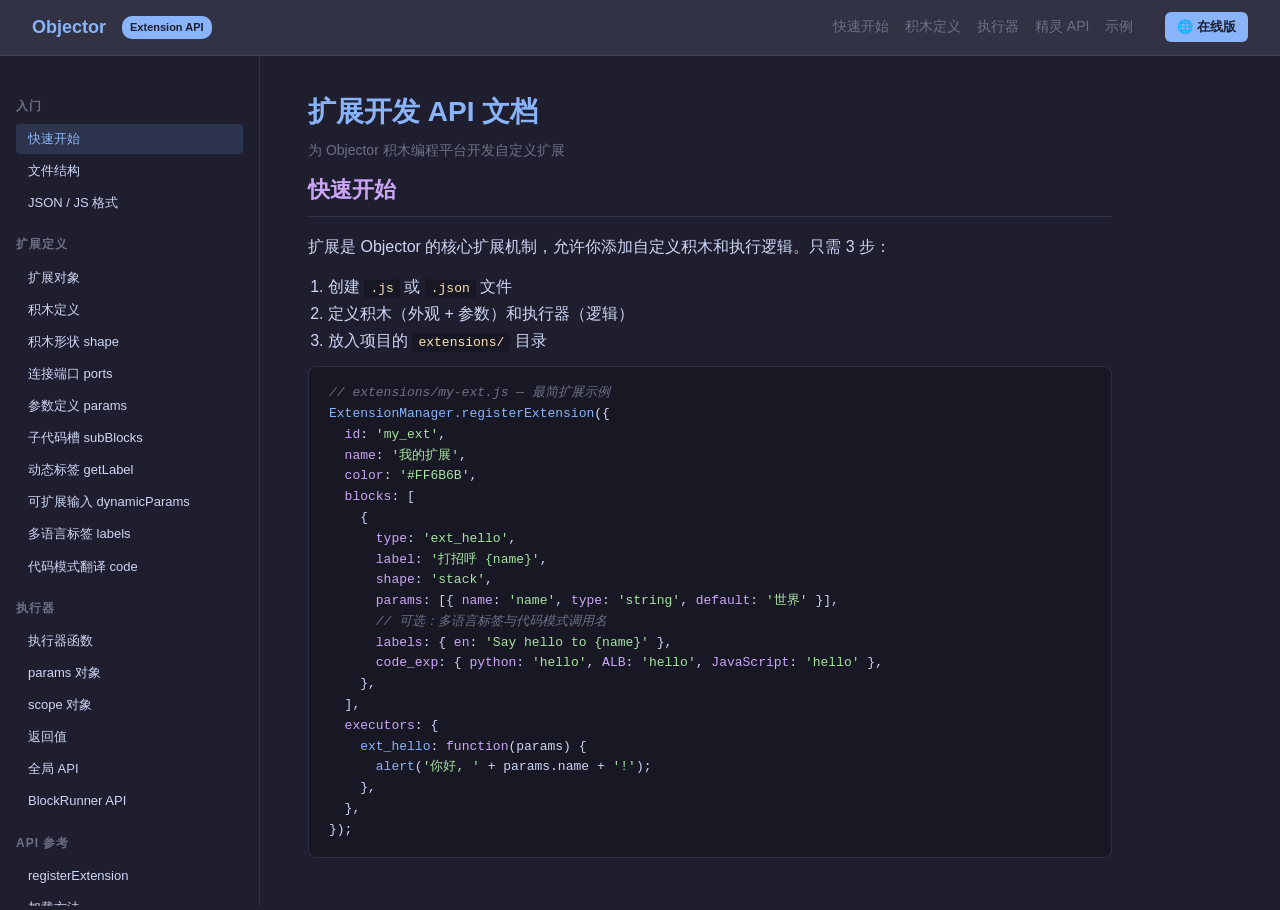
<file: extension-api/index.html>
<!DOCTYPE html>
<html lang="zh-CN">
<head>
<!-- 标准 Favicon -->
<link rel="icon" href="https://lichtom.github.io/objector-coder/icon.svg">
<!-- Apple 设备（iOS/macOS） -->
<link rel="apple-touch-icon" href="https://lichtom.github.io/objector-coder/icon.svg">
<!-- Android Chrome -->
<link rel="manifest" href="https://lichtom.github.io/objector-coder/icon.svg">

<meta charset="UTF-8">
<meta name="viewport" content="width=device-width, initial-scale=1.0">
<title>Objector 扩展开发 API 文档</title>
<style>
* { margin:0; padding:0; box-sizing:border-box; }
:root {
  --bg:#1e1e2e; --surface:#313244; --surface2:#45475a; --text:#cdd6f4;
  --accent:#89b4fa; --green:#a6e3a1; --red:#f38ba8; --yellow:#f9e2af;
  --peach:#fab387; --mauve:#cba6f7; --teal:#94e2d5; --muted:#6c7086;
  --code-bg:#181825; --border:rgba(137,180,250,.15);
}
body { background:var(--bg); color:var(--text); font-family:'Segoe UI','Microsoft YaHei',sans-serif; line-height:1.7; }
a { color:var(--accent); text-decoration:none; }
a:hover { text-decoration:underline; }
.top-bar { position:sticky; top:0; z-index:100; background:var(--surface); border-bottom:1px solid var(--border); padding:12px 32px; display:flex; align-items:center; gap:16px; }
.top-bar .logo { font-size:18px; font-weight:700; color:var(--accent); }
.top-bar .badge { background:var(--accent); color:var(--bg); font-size:11px; padding:2px 8px; border-radius:10px; font-weight:600; }
.top-bar nav { margin-left:auto; display:flex; gap:16px; }
.top-bar nav a { color:var(--muted); font-size:14px; cursor:pointer; }
.top-bar nav a:hover { color:var(--text); }
.top-bar .online-link { margin-left:16px; padding:4px 12px; background:var(--accent); color:var(--bg); border-radius:6px; font-size:13px; font-weight:600; }
.layout { display:flex; max-width:1400px; margin:0 auto; min-height:calc(100vh - 50px); }
.sidebar { width:260px; flex-shrink:0; padding:24px 16px; border-right:1px solid var(--border); position:sticky; top:50px; height:calc(100vh - 50px); overflow-y:auto; }
.sidebar h3 { font-size:12px; text-transform:uppercase; letter-spacing:1px; color:var(--muted); margin:16px 0 8px; }
.sidebar a { display:block; padding:4px 12px; font-size:13px; color:var(--text); border-radius:4px; margin-bottom:2px; cursor:pointer; }
.sidebar a:hover { background:var(--surface); text-decoration:none; }
.sidebar a.active { background:rgba(137,180,250,.15); color:var(--accent); }
.content { flex:1; padding:32px 48px; max-width:900px; }
h1 { font-size:28px; color:var(--accent); margin-bottom:8px; }
h1 .subtitle { font-size:14px; color:var(--muted); font-weight:400; display:block; margin-top:4px; }
h2 { font-size:22px; color:var(--mauve); margin:0 0 16px; padding-bottom:8px; border-bottom:1px solid var(--border); }
h3 { font-size:17px; color:var(--peach); margin:24px 0 12px; }
h4 { font-size:14px; color:var(--teal); margin:20px 0 8px; }
code { background:var(--code-bg); padding:2px 6px; border-radius:4px; font-family:'Cascadia Code','Fira Code',monospace; font-size:13px; color:var(--yellow); }
pre { background:var(--code-bg); border:1px solid var(--border); border-radius:8px; padding:16px 20px; margin:12px 0 20px; overflow-x:auto; font-size:13px; line-height:1.6; }
pre code { padding:0; background:none; color:var(--text); }
.kw { color:var(--mauve); } .str { color:var(--green); } .num { color:var(--peach); }
.cm { color:var(--muted); font-style:italic; } .fn { color:var(--accent); } .op { color:var(--red); }
table { width:100%; border-collapse:collapse; margin:12px 0 24px; font-size:14px; }
th { background:var(--surface); color:var(--accent); text-align:left; padding:8px 12px; border:1px solid var(--border); }
td { padding:8px 12px; border:1px solid var(--border); }
tr:nth-child(even) td { background:rgba(49,50,68,.4); }
.tip { background:rgba(137,180,250,.08); border-left:3px solid var(--accent); padding:12px 16px; border-radius:0 8px 8px 0; margin:16px 0; font-size:14px; }
.warn { background:rgba(249,226,175,.08); border-left:3px solid var(--yellow); padding:12px 16px; border-radius:0 8px 8px 0; margin:16px 0; font-size:14px; }
.tip::before { content:'💡 '; } .warn::before { content:'⚠️ '; }
.tag { display:inline-block; padding:1px 8px; border-radius:4px; font-size:11px; font-weight:600; margin-right:4px; }
.tag-stack { background:rgba(137,180,250,.2); color:var(--accent); }
.tag-reporter { background:rgba(166,227,161,.2); color:var(--green); }
.tag-boolean { background:rgba(243,139,168,.2); color:var(--red); }
.tag-cblock { background:rgba(203,166,247,.2); color:var(--mauve); }
.tag-hat { background:rgba(249,226,175,.2); color:var(--yellow); }
.shape-demo { display:inline-flex; align-items:center; gap:8px; margin:4px 0; }
.shape-box { padding:6px 16px; border-radius:6px; font-size:13px; font-weight:600; color:#fff; }
.doc-section { display:none; }
.doc-section.active { display:block; }
@media (max-width:900px) { .sidebar { display:none; } .content { padding:24px 16px; } }
</style>
</head>
<body>

<div class="top-bar">
  <span class="logo">Objector</span>
  <span class="badge">Extension API</span>
  <nav>
    <a data-go="quickstart">快速开始</a>
    <a data-go="block-def">积木定义</a>
    <a data-go="executor">执行器</a>
    <a data-go="api-stage">精灵 API</a>
    <a data-go="example-sprite">示例</a>
  </nav>
  <a class="online-link" href="https://lichtom.github.io/objector-coder/extension-api" target="_blank">🌐 在线版</a>
</div>

<div class="layout">
<aside class="sidebar">
  <h3>入门</h3>
  <a data-go="quickstart">快速开始</a>
  <a data-go="file-structure">文件结构</a>
  <a data-go="two-formats">JSON / JS 格式</a>
  <h3>扩展定义</h3>
  <a data-go="extension-def">扩展对象</a>
  <a data-go="block-def">积木定义</a>
  <a data-go="shapes">积木形状 shape</a>
  <a data-go="ports">连接端口 ports</a>
  <a data-go="params">参数定义 params</a>
  <a data-go="subblocks">子代码槽 subBlocks</a>
  <a data-go="getlabel">动态标签 getLabel</a>
  <a data-go="dynamic-params">可扩展输入 dynamicParams</a>
  <a data-go="i18n-labels">多语言标签 labels</a>
  <a data-go="code-mode">代码模式翻译 code</a>
  <h3>执行器</h3>
  <a data-go="executor">执行器函数</a>
  <a data-go="executor-params">params 对象</a>
  <a data-go="executor-scope">scope 对象</a>
  <a data-go="executor-return">返回值</a>
  <a data-go="global-api">全局 API</a>
  <a data-go="api-blockrunner">BlockRunner API</a>
  <h3>API 参考</h3>
  <a data-go="api-register">registerExtension</a>
  <a data-go="api-load">加载方法</a>
  <a data-go="api-query">查询方法</a>
  <a data-go="api-stage">StageManager API</a>
  <a data-go="api-sound">SoundManager API</a>
  <a data-go="api-sensing">SensingInput API</a>
  <h3>完整示例</h3>
  <a data-go="example-json">JSON 扩展示例</a>
  <a data-go="example-js">JS 扩展示例</a>
  <a data-go="example-dynamic">可扩展参数示例</a>
  <a data-go="example-async">异步扩展示例</a>
  <a data-go="example-sprite">精灵控制示例</a>
  <h3>参考</h3>
  <a data-go="sprite-scripts">多精灵脚本</a>
  <a data-go="builtin-exts">内置扩展清单</a>
  <a data-go="tips">最佳实践</a>
</aside>

<main class="content">

<div class="doc-section" id="sec-quickstart">
<h1>扩展开发 API 文档 <span class="subtitle">为 Objector 积木编程平台开发自定义扩展</span></h1>
<h2>快速开始</h2>
<p>扩展是 Objector 的核心扩展机制，允许你添加自定义积木和执行逻辑。只需 3 步：</p>
<ol style="margin:12px 0 0 20px;">
  <li>创建 <code>.js</code> 或 <code>.json</code> 文件</li>
  <li>定义积木（外观 + 参数）和执行器（逻辑）</li>
  <li>放入项目的 <code>extensions/</code> 目录</li>
</ol>
<pre><code><span class="cm">// extensions/my-ext.js — 最简扩展示例</span>
<span class="fn">ExtensionManager.registerExtension</span>({
  <span class="kw">id</span>: <span class="str">'my_ext'</span>,
  <span class="kw">name</span>: <span class="str">'我的扩展'</span>,
  <span class="kw">color</span>: <span class="str">'#FF6B6B'</span>,
  <span class="kw">blocks</span>: [
    {
      <span class="kw">type</span>: <span class="str">'ext_hello'</span>,
      <span class="kw">label</span>: <span class="str">'打招呼 {name}'</span>,
      <span class="kw">shape</span>: <span class="str">'stack'</span>,
      <span class="kw">params</span>: [{ <span class="kw">name</span>: <span class="str">'name'</span>, <span class="kw">type</span>: <span class="str">'string'</span>, <span class="kw">default</span>: <span class="str">'世界'</span> }],
      <span class="cm">// 可选：多语言标签与代码模式调用名</span>
      <span class="kw">labels</span>: { <span class="kw">en</span>: <span class="str">'Say hello to {name}'</span> },
      <span class="kw">code_exp</span>: { <span class="kw">python</span>: <span class="str">'hello'</span>, <span class="kw">ALB</span>: <span class="str">'hello'</span>, <span class="kw">JavaScript</span>: <span class="str">'hello'</span> },
    },
  ],
  <span class="kw">executors</span>: {
    <span class="fn">ext_hello</span>: <span class="kw">function</span>(params) {
      <span class="fn">alert</span>(<span class="str">'你好, '</span> + params.name + <span class="str">'!'</span>);
    },
  },
});</code></pre>
</div>

<div class="doc-section" id="sec-file-structure">
<h2>文件结构</h2>
<pre><code>你的项目/
├── project.json          <span class="cm">// 项目文件</span>
├── extensions/           <span class="cm">// 扩展目录（自动加载）</span>
│   ├── my-ext.js         <span class="cm">// JS 格式扩展</span>
│   ├── math-utils.json   <span class="cm">// JSON 格式扩展</span>
│   └── ...
└── ...</code></pre>
<div class="tip">扩展在打开项目时自动从 <code>extensions/</code> 目录加载，支持 <code>.js</code> 和 <code>.json</code> 两种格式。</div>
</div>

<div class="doc-section" id="sec-two-formats">
<h2>JSON / JS 格式对比</h2>
<table>
  <tr><th></th><th>JSON 格式 (.json)</th><th>JS 格式 (.js)</th></tr>
  <tr><td>执行器写法</td><td>函数字符串</td><td>直接写函数</td></tr>
  <tr><td>可读性</td><td>一般</td><td>好</td></tr>
  <tr><td>灵活性</td><td>受限（纯字符串）</td><td>完全灵活</td></tr>
  <tr><td>推荐场景</td><td>简单积木、数据驱动</td><td>复杂逻辑、异步操作</td></tr>
</table>
</div>

<div class="doc-section" id="sec-extension-def">
<h2>扩展对象结构</h2>
<table>
  <tr><th>字段</th><th>类型</th><th>必填</th><th>说明</th></tr>
  <tr><td><code>id</code></td><td>string</td><td>✅</td><td>扩展唯一标识（同时作为分类 ID）</td></tr>
  <tr><td><code>name</code></td><td>string</td><td></td><td>显示名称（积木面板中的分类名）</td></tr>
  <tr><td><code>color</code></td><td>string</td><td></td><td>积木颜色（十六进制），默认 <code>#888888</code></td></tr>
  <tr><td><code>blocks</code></td><td>Array</td><td>✅</td><td>积木定义数组</td></tr>
  <tr><td><code>executors</code></td><td>Object</td><td></td><td>执行器映射：<code>{ 积木type: 函数 }</code></td></tr>
</table>
</div>

<div class="doc-section" id="sec-block-def">
<h2>积木定义</h2>
<p>每个积木对象包含以下字段：</p>
<table>
  <tr><th>字段</th><th>类型</th><th>必填</th><th>说明</th></tr>
  <tr><td><code>type</code></td><td>string</td><td>✅</td><td>积木类型标识（全局唯一）</td></tr>
  <tr><td><code>label</code></td><td>string</td><td>✅</td><td>显示文本，<code>{xxx}</code> 为参数占位符</td></tr>
  <tr><td><code>shape</code></td><td>string</td><td>✅</td><td>积木形状（见下方）</td></tr>
  <tr><td><code>params</code></td><td>Array</td><td></td><td>参数定义数组</td></tr>
  <tr><td><code>ports</code></td><td>Object</td><td></td><td>连接端口（默认自动推断）</td></tr>
  <tr><td><code>subBlocks</code></td><td>Array</td><td></td><td>C 型积木的子代码槽名</td></tr>
  <tr><td><code>getLabel</code></td><td>function</td><td></td><td>动态标签函数</td></tr>
  <tr><td><code>labels</code></td><td>Object</td><td></td><td>内联多语言标签，如 <code>{ en: 'Say hello {name}' }</code> <a data-go="i18n-labels" style="color:var(--accent);margin-left:4px;">→ 详情</a></td></tr>
  <tr><td><code>labelKey</code></td><td>string</td><td></td><td>走内置 i18n 数据表的标签键（一般扩展不需要）</td></tr>
  <tr><td><code>dynamicParams</code></td><td>boolean</td><td></td><td>启用可扩展输入（右键菜单添加参数）</td></tr>
  <tr><td><code>dynamicParamsPrefix</code></td><td>string</td><td></td><td>动态参数名前缀（默认 <code>item</code>）</td></tr>
  <tr><td><code>dynamicParamsDefault</code></td><td>any</td><td></td><td>动态参数默认值（默认 <code>''</code>）</td></tr>
  <tr><td><code>code_exp</code></td><td>Object</td><td></td><td>代码模式三语言函数名 <code>{ python, ALB, JavaScript }</code> <a data-go="code-mode" style="color:var(--accent);margin-left:4px;">→ 详情</a></td></tr>
  <tr><td><code>code</code></td><td>Object</td><td></td><td>代码模式内联翻译 <code>{ python, javascript, alb }</code> <a data-go="code-mode" style="color:var(--accent);margin-left:4px;">→ 详情</a></td></tr>
  <tr><td><code>codeFn</code></td><td>function</td><td></td><td>动态组织代码翻译 <code>(def, lang) =&gt; lines</code></td></tr>
</table>
</div>

<div class="doc-section" id="sec-shapes">
<h2>积木形状 shape</h2>
<p>shape 决定积木的外观和连接方式：</p>
<div class="shape-demo">
  <span class="shape-box" style="background:#4C97FF;border-radius:6px;">移动 10 步</span>
  <span class="tag tag-stack">stack</span> — 普通堆叠积木，可上下连接
</div><br>
<div class="shape-demo">
  <span class="shape-box" style="background:#59C059;border-radius:50px;padding:6px 20px;">x 坐标</span>
  <span class="tag tag-reporter">reporter</span> — 圆形返回值积木，可嵌入参数槽
</div><br>
<div class="shape-demo">
  <span class="shape-box" style="background:#59C059;transform:skewX(-10deg);padding:6px 20px;">碰到边缘?</span>
  <span class="tag tag-boolean">boolean</span> — 菱形条件积木，用于 if/while
</div><br>
<div class="shape-demo">
  <span class="shape-box" style="background:#FFBF00;border-radius:6px;border-left:4px solid #FFBF00;">重复 10 次</span>
  <span class="tag tag-cblock">c-block</span> — C 型积木，包含子代码
</div><br>
<div class="shape-demo">
  <span class="shape-box" style="background:#FFBF00;border-radius:12px 12px 6px 6px;">当绿旗被点击</span>
  <span class="tag tag-hat">hat</span> — 帽子积木，事件入口
</div>
<table style="margin-top:16px;">
  <tr><th>shape</th><th>flowIn</th><th>flowOut</th><th>用途</th></tr>
  <tr><td><code>stack</code></td><td>✅</td><td>✅</td><td>普通命令</td></tr>
  <tr><td><code>reporter</code></td><td>❌</td><td>❌</td><td>返回值，嵌入参数槽</td></tr>
  <tr><td><code>boolean</code></td><td>❌</td><td>❌</td><td>条件判断</td></tr>
  <tr><td><code>c-block</code></td><td>✅</td><td>✅</td><td>循环/条件容器</td></tr>
  <tr><td><code>hat</code></td><td>❌</td><td>✅</td><td>事件触发入口</td></tr>
</table>
</div>

<div class="doc-section" id="sec-ports">
<h2>连接端口 ports</h2>
<p>默认根据 shape 自动推断，也可手动指定：</p>
<pre><code>{
  <span class="kw">ports</span>: {
    <span class="kw">flowIn</span>: <span class="kw">true</span>,   <span class="cm">// 是否有上方流入端口</span>
    <span class="kw">flowOut</span>: <span class="kw">true</span>,  <span class="cm">// 是否有下方流出端口</span>
  }
}</code></pre>
</div>

<div class="doc-section" id="sec-params">
<h2>参数定义 params</h2>
<p>每个参数对象：</p>
<table>
  <tr><th>字段</th><th>类型</th><th>说明</th></tr>
  <tr><td><code>name</code></td><td>string</td><td>参数标识（对应 label 中的 <code>{name}</code>）</td></tr>
  <tr><td><code>type</code></td><td>string</td><td>参数类型（见下表）</td></tr>
  <tr><td><code>default</code></td><td>any</td><td>默认值</td></tr>
  <tr><td><code>options</code></td><td>Array</td><td>dropdown 类型的选项列表</td></tr>
  <tr><td><code>getOptions</code></td><td>function</td><td>动态获取下拉选项的函数</td></tr>
</table>
<h3>参数类型</h3>
<table>
  <tr><th>type</th><th>说明</th><th>示例</th></tr>
  <tr><td><code>string</code></td><td>文本输入</td><td><code>{ default: 'hello' }</code></td></tr>
  <tr><td><code>number</code></td><td>数字输入</td><td><code>{ default: 10 }</code></td></tr>
  <tr><td><code>dropdown</code></td><td>下拉选择</td><td><code>{ default: 'A', options: ['A','B','C'] }</code></td></tr>
  <tr><td><code>block</code></td><td>代码块引用（可用 BlockRunner 运行）</td><td><code>{ default: null }</code></td></tr>
</table>
<pre><code><span class="cm">// 参数定义示例</span>
<span class="kw">params</span>: [
  { <span class="kw">name</span>: <span class="str">'text'</span>, <span class="kw">type</span>: <span class="str">'string'</span>, <span class="kw">default</span>: <span class="str">'你好'</span> },
  { <span class="kw">name</span>: <span class="str">'count'</span>, <span class="kw">type</span>: <span class="str">'number'</span>, <span class="kw">default</span>: <span class="num">5</span> },
  { <span class="kw">name</span>: <span class="str">'mode'</span>, <span class="kw">type</span>: <span class="str">'dropdown'</span>, <span class="kw">default</span>: <span class="str">'升序'</span>,
    <span class="kw">options</span>: [<span class="str">'升序'</span>, <span class="str">'降序'</span>] },
]</code></pre>
</div>

<div class="doc-section" id="sec-subblocks">
<h2>子代码槽 subBlocks</h2>
<p>用于 C 型积木（<code>c-block</code>），定义内部可嵌套的代码区域：</p>
<pre><code>{
  <span class="kw">type</span>: <span class="str">'ext_repeat'</span>,
  <span class="kw">label</span>: <span class="str">'重复 {n} 次'</span>,
  <span class="kw">shape</span>: <span class="str">'c-block'</span>,
  <span class="kw">subBlocks</span>: [<span class="str">'body'</span>],   <span class="cm">// 定义名为 'body' 的子代码槽</span>
  <span class="kw">params</span>: [{ <span class="kw">name</span>: <span class="str">'n'</span>, <span class="kw">type</span>: <span class="str">'number'</span>, <span class="kw">default</span>: <span class="num">10</span> }],
}</code></pre>
<div class="tip">子代码槽名通常为 <code>'body'</code>，一个 C 型积木可以有多个槽（如 if-else 的 <code>if</code> 和 <code>else</code>）。</div>
</div>

<div class="doc-section" id="sec-getlabel">
<h2>动态标签 getLabel</h2>
<p>当静态 label 不够用时（如显示动态参数），可用函数生成标签：</p>
<pre><code>{
  <span class="kw">label</span>: <span class="str">'调用 {name}'</span>,  <span class="cm">// 基础标签（无动态参数时使用）</span>
  <span class="fn">getLabel</span>: <span class="kw">function</span>(block) {
    <span class="kw">let</span> label = <span class="str">'调用 '</span> + (block.params.name || <span class="str">'函数'</span>);
    <span class="kw">const</span> extras = block._extraParams || [];
    <span class="kw">if</span> (extras.length > <span class="num">0</span>) {
      label += <span class="str">'('</span>;
      extras.<span class="fn">forEach</span>((ep, i) => {
        label += <span class="str">'{'</span> + ep.name + <span class="str">'}'</span>;
        <span class="kw">if</span> (i < extras.length - <span class="num">1</span>) label += <span class="str">', '</span>;
      });
      label += <span class="str">')'</span>;
    }
    <span class="kw">return</span> label;
  },
}</code></pre>
</div>

<div class="doc-section" id="sec-dynamic-params">
<h2>可扩展输入 dynamicParams</h2>
<p>在积木定义中设置 <code>dynamicParams: true</code>，用户即可通过右键菜单动态添加参数：</p>
<pre><code>{
  <span class="kw">type</span>: <span class="str">'ext_call'</span>,
  <span class="kw">label</span>: <span class="str">'调用函数'</span>,
  <span class="kw">shape</span>: <span class="str">'stack'</span>,
  <span class="kw">dynamicParams</span>: <span class="kw">true</span>,            <span class="cm">// 启用可扩展输入</span>
  <span class="kw">dynamicParamsPrefix</span>: <span class="str">'arg'</span>,     <span class="cm">// 参数名前缀（默认 'item'）</span>
  <span class="kw">dynamicParamsDefault</span>: <span class="str">'0'</span>,     <span class="cm">// 参数默认值（默认 ''）</span>
  <span class="kw">getLabel</span>: <span class="kw">function</span>(block) { <span class="cm">/* 见上方 */</span> },
}</code></pre>
<div class="tip">添加的参数名自动为 <code>arg1</code>、<code>arg2</code>...（取决于 prefix），在执行器中通过 <code>params.arg1</code> 访问。</div>
</div>

<div class="doc-section" id="sec-i18n-labels">
<h2>多语言标签 labels</h2>
<p>积木可以在注册时<strong>内联声明各语言的显示文本</strong>，新增语言无需修改任何集中式 i18n 数据文件。<code>label</code> 作为中文基准，<code>labels</code> 提供其它语言映射：</p>
<pre><code>{
  <span class="kw">type</span>: <span class="str">'ext_hello'</span>,
  <span class="kw">label</span>: <span class="str">'打招呼 {name}'</span>,                 <span class="cm">// 中文基准</span>
  <span class="kw">labels</span>: {                                <span class="cm">// 其它语言（可只提供部分）</span>
    <span class="kw">en</span>: <span class="str">'Say hello to {name}'</span>,
    <span class="kw">ja</span>: <span class="str">'{name} に挨拶'</span>,
  },
  <span class="kw">shape</span>: <span class="str">'stack'</span>,
}</code></pre>
<h3>标签解析优先级</h3>
<table>
  <tr><th>顺序</th><th>来源</th><th>说明</th></tr>
  <tr><td>1</td><td><code>getLabel(block)</code></td><td>动态标签函数，优先级最高</td></tr>
  <tr><td>2</td><td><code>labels[当前语言]</code></td><td>内联多语言映射命中</td></tr>
  <tr><td>3</td><td><code>labelKey</code></td><td>集中式 i18n 键（可选）</td></tr>
  <tr><td>4</td><td><code>label</code></td><td>中文基准文本兜底</td></tr>
</table>
<h3>语言查找规则 i18n.pick</h3>
<p>映射按 <code>当前 locale → locale 主语言段(en-US→en) → zh-CN → fallback</code> 逐级查找，因此只提供 <code>en</code> 即可覆盖所有 <code>en-*</code> 区域设置。</p>
<pre><code><span class="cm">// 在 getLabel 中构建动态多语言文本</span>
<span class="kw">getLabel</span>: <span class="kw">function</span>(block) {
  <span class="kw">return</span> i18n.<span class="fn">L</span>(<span class="str">'定义函数 {name}'</span>, <span class="str">'Define function {name}'</span>);   <span class="cm">// 两参数写法</span>
  <span class="cm">// 或多语言映射写法：</span>
  <span class="cm">// return i18n.L({ 'zh-CN': '定义函数', en: 'Define', ja: '定義' });</span>
}</code></pre>
<div class="tip">JSON 格式扩展同样支持 <code>labels</code>，直接写成普通对象字段即可。</div>
<div class="warn">切换界面语言只影响积木面板显示，<strong>不会重写已生成的代码</strong>；如需重新翻译，请在代码模式重新生成一次。</div>
</div>

<div class="doc-section" id="sec-code-mode">
<h2>代码模式翻译 code / codeFn</h2>
<p>代码编程模式会把积木翻译成 Python / JavaScript / ALB 三种语言文本。扩展开发者有三档可控的写法，粒度由细到粗：</p>
<h3>1. code_exp — 仅指定调用名</h3>
<p>最简方式，只给出积木在三语言中的函数名，参数按定义顺序自动作为位置参数传递：</p>
<pre><code>{
  <span class="kw">type</span>: <span class="str">'ext_add'</span>, <span class="kw">label</span>: <span class="str">'加法 {a} {b}'</span>, <span class="kw">shape</span>: <span class="str">'reporter'</span>,
  <span class="kw">code_exp</span>: { <span class="kw">python</span>: <span class="str">'add'</span>, <span class="kw">ALB</span>: <span class="str">'add'</span>, <span class="kw">JavaScript</span>: <span class="str">'add'</span> },
}</code></pre>
<table>
  <tr><th>代码模式</th><th>调用写法</th></tr>
  <tr><td>JavaScript</td><td><code>ext.add(a, b)</code>（以扩展名作为命名空间）</td></tr>
  <tr><td>Python</td><td><code>ext.add(a, b)</code></td></tr>
  <tr><td>ALB</td><td><code>(ext_add a b)</code>（前缀式变参调用）</td></tr>
</table>
<h3>2. code — 内联代码模板</h3>
<p>需要自定义表达式结构（如运算符、特殊调用形式）时，直接给出每语言的代码模板。占位符 <code>{参数名}</code> 会被替换为该语言的字面量，<code>{&amp;参数名}</code> 则原样输出参数代码：</p>
<pre><code>{
  <span class="kw">type</span>: <span class="str">'op_add'</span>,
  <span class="kw">code</span>: {
    <span class="kw">python</span>:     <span class="str">'({a} + {b})'</span>,
    <span class="kw">javascript</span>: <span class="str">'({a} + {b})'</span>,
    <span class="kw">alb</span>:        <span class="str">'(+ {a} {b})'</span>,
  },
}</code></pre>
<p>值也可以写成行数组，便于生成多行语句。</p>
<h3>3. codeFn — 完全自定义生成</h3>
<p>当模板不足以表达（条件分支、循环包装等）时，用函数返回代码行：</p>
<pre><code>{
  <span class="kw">type</span>: <span class="str">'control_repeat'</span>,
  <span class="kw">codeFn</span>: <span class="kw">function</span>(def, lang) {
    <span class="kw">if</span> (lang === <span class="str">'python'</span>) <span class="kw">return</span> [<span class="str">'for _ in range({times}):'</span>];
    <span class="kw">if</span> (lang === <span class="str">'javascript'</span>) <span class="kw">return</span> [<span class="str">'for (let i=0;i&lt;{times};i++) {'</span>];
    <span class="kw">return</span> [<span class="str">'(repeat {times}'</span>];
  },
}</code></pre>
<h3>解析优先级（CodeModeBlocks.toCode）</h3>
<table>
  <tr><th>顺序</th><th>来源</th><th>产物</th></tr>
  <tr><td>1</td><td>内联 <code>code</code> / <code>codeFn</code></td><td>精确代码模板</td></tr>
  <tr><td>2</td><td>扩展 <code>code_exp</code></td><td>扩展命名空间调用</td></tr>
  <tr><td>3</td><td>内置映射表 M</td><td>核心积木特例</td></tr>
  <tr><td>4</td><td>通用桥 <code>run_block</code></td><td>跨语言可执行兜底</td></tr>
  <tr><td>5</td><td>说明注释</td><td>不可翻译时</td></tr>
</table>
<h3>通用桥 run_block</h3>
<p>未写以上任何属性的积木会自动降级为通用桥调用，任意积木都能在三语言里执行，由运行时的 <code>Executor.execBlockType</code> 真实驱动：</p>
<pre><code><span class="cm">// JS / Python</span>
<span class="fn">run_block</span>(<span class="str">'ext_hello'</span>, <span class="str">'name'</span>, <span class="str">'世界'</span>)
<span class="cm">// ALB</span>
(<span class="fn">run_block</span> <span class="str">"ext_hello"</span> <span class="str">"name"</span> <span class="str">"世界"</span>)</code></pre>
<div class="tip">把积木拖入代码框即可看到它当前会被翻译成的代码，便于调试 <code>code</code> / <code>codeFn</code>。</div>
<div class="warn">hat（事件头）、c-block（控制槽）、以 block 为参数 的积木无法翻译为语句，会输出说明注释；异步 reporter 在代码模式返回的是「上一帧结果」。</div>
</div>

<div class="doc-section" id="sec-executor">
<h2>执行器函数</h2>
<p>执行器定义积木被运行时的逻辑：</p>
<pre><code><span class="kw">executors</span>: {
  <span class="fn">ext_my_block</span>: <span class="kw">async function</span>(params, scope) {
    <span class="cm">// params: 解析后的参数对象</span>
    <span class="cm">// scope:  当前执行作用域</span>
    <span class="cm">// 函数可以是同步或异步（async）</span>
  },
}</code></pre>
</div>

<div class="doc-section" id="sec-executor-params">
<h2>params 对象</h2>
<p>包含积木定义的所有参数值（已自动解析 reporter 连接）：</p>
<pre><code><span class="cm">// 假设积木定义了 params: [{name:'count', type:'number', default:10}]</span>
params.count  <span class="cm">// → 10 或用户输入的值，或连接的 reporter 返回值</span>

<span class="cm">// 动态参数也包含在内</span>
params.arg1   <span class="cm">// → 第一个动态参数</span>
params.arg2   <span class="cm">// → 第二个动态参数</span>

<span class="cm">// 特殊属性：原始积木对象（用于 BlockRunner）</span>
params._block <span class="cm">// → 当前积木的原始对象（含 subBlocks、paramConnections 等）</span></code></pre>
</div>

<div class="doc-section" id="sec-executor-scope">
<h2>scope 对象</h2>
<p>当前执行上下文：</p>
<table>
  <tr><th>属性</th><th>说明</th></tr>
  <tr><td><code>scope.self</code></td><td>当前对象实例（在类方法/初始化中）</td></tr>
  <tr><td><code>scope[变量名]</code></td><td>局部变量</td></tr>
  <tr><td><code>scope.__className</code></td><td>类名（当 scope 是对象实例时）</td></tr>
</table>
</div>

<div class="doc-section" id="sec-executor-return">
<h2>返回值</h2>
<table>
  <tr><th>返回值</th><th>说明</th></tr>
  <tr><td>任意值</td><td>reporter 积木的返回值</td></tr>
  <tr><td><code>undefined</code> / 不返回</td><td>stack 积木正常结束</td></tr>
  <tr><td><code>'__RETURN__'</code></td><td>中断当前函数/方法执行</td></tr>
  <tr><td><code>'__STOP__'</code></td><td>停止整个程序运行</td></tr>
</table>
</div>

<div class="doc-section" id="sec-global-api">
<h2>执行器中可用的全局 API</h2>
<table>
  <tr><th>API</th><th>说明</th></tr>
  <tr><td><code>console.log(msg)</code></td><td>调试输出到控制台</td></tr>
  <tr><td><code>EditorState.blocks</code></td><td>当前精灵的积木数据对象</td></tr>
  <tr><td><code>StageManager</code></td><td>舞台管理（精灵控制、运动、克隆等）<a data-go="api-stage" style="color:var(--accent);margin-left:4px;">→ 详情</a></td></tr>
  <tr><td><code>SoundManager</code></td><td>声音管理（播放/停止/音量）<a data-go="api-sound" style="color:var(--accent);margin-left:4px;">→ 详情</a></td></tr>
  <tr><td><code>SensingInput</code></td><td>输入检测（鼠标位置、键盘状态）<a data-go="api-sensing" style="color:var(--accent);margin-left:4px;">→ 详情</a></td></tr>
  <tr><td><code>ExtensionManager</code></td><td>扩展管理器（注册/查询扩展）</td></tr>
  <tr><td><code>BlockRegistry</code></td><td>积木注册表（查询积木定义）</td></tr>
  <tr><td><code>BlockRunner</code></td><td>积木运行器（运行 C 型子代码 / block 参数）<a data-go="api-blockrunner" style="color:var(--accent);margin-left:4px;">→ 详情</a></td></tr>
  <tr><td><code>Math</code> / <code>Date</code> 等</td><td>标准 JavaScript 全局对象</td></tr>
</table>
<div class="tip">运行程序时，执行引擎自动收集所有精灵的积木，所有精灵的事件和脚本会同时生效。</div>
</div>

<div class="doc-section" id="sec-api-register">
<h2>registerExtension(extDef)</h2>
<p>注册一个扩展。如果同一 ID 已存在则先卸载旧版。</p>
<pre><code><span class="fn">ExtensionManager.registerExtension</span>({
  <span class="kw">id</span>: <span class="str">'my_ext'</span>,
  <span class="kw">name</span>: <span class="str">'我的扩展'</span>,
  <span class="kw">color</span>: <span class="str">'#FF6B6B'</span>,
  <span class="kw">blocks</span>: [...],
  <span class="kw">executors</span>: {...},
});
<span class="cm">// 返回: true（成功）/ false（失败）</span></code></pre>
</div>

<div class="doc-section" id="sec-api-load">
<h2>加载方法</h2>
<table>
  <tr><th>方法</th><th>参数</th><th>说明</th></tr>
  <tr><td><code>loadFromJSON(jsonStr)</code></td><td>JSON 字符串</td><td>从 JSON 解析并注册</td></tr>
  <tr><td><code>loadFromJS(jsContent)</code></td><td>JS 代码字符串</td><td>执行 JS 脚本（内部调用 registerExtension）</td></tr>
  <tr><td><code>loadFromFile(filePath)</code></td><td>文件路径</td><td>自动检测 .js / .json 并加载</td></tr>
  <tr><td><code>loadFromProject(projectPath)</code></td><td>项目目录路径</td><td>加载 extensions/ 下所有扩展文件</td></tr>
</table>
</div>

<div class="doc-section" id="sec-api-query">
<h2>查询与管理</h2>
<table>
  <tr><th>方法</th><th>返回值</th><th>说明</th></tr>
  <tr><td><code>getExtensions()</code></td><td>Array</td><td>获取所有已加载的扩展定义</td></tr>
  <tr><td><code>getExecutor(blockType)</code></td><td>function / null</td><td>获取指定积木类型的执行器</td></tr>
  <tr><td><code>unregisterExtension(extId)</code></td><td>boolean</td><td>卸载指定扩展</td></tr>
</table>
</div>

<div class="doc-section" id="sec-api-stage">
<h2>StageManager API</h2>
<p>控制舞台上的精灵。所有方法通过 <code>StageManager.方法名()</code> 调用。</p>
<h3>查询精灵</h3>
<table>
  <tr><th>方法</th><th>返回值</th><th>说明</th></tr>
  <tr><td><code>getSprites()</code></td><td>Array&lt;Sprite&gt;</td><td>获取所有精灵对象</td></tr>
  <tr><td><code>getSprite(idx)</code></td><td>Sprite</td><td>获取指定索引的精灵</td></tr>
  <tr><td><code>getActiveSprite()</code></td><td>Sprite</td><td>获取当前激活的精灵</td></tr>
  <tr><td><code>getActiveSpriteIdx()</code></td><td>number</td><td>获取当前激活精灵的索引</td></tr>
  <tr><td><code>getSpriteByName(name)</code></td><td>Sprite / null</td><td>通过名称查找精灵</td></tr>
  <tr><td><code>getSpriteIndexByName(name)</code></td><td>number</td><td>通过名称获取索引（-1=未找到）</td></tr>
  <tr><td><code>getSpriteCount()</code></td><td>number</td><td>获取精灵总数</td></tr>
  <tr><td><code>STAGE_W / STAGE_H</code></td><td>number</td><td>舞台宽度/高度（480/360）</td></tr>
</table>
<h3>控制精灵</h3>
<table>
  <tr><th>方法</th><th>说明</th></tr>
  <tr><td><code>setActiveSprite(idx)</code></td><td>设置激活精灵（同步切换代码区）</td></tr>
  <tr><td><code>addSprite(name)</code></td><td>添加新精灵，返回 Sprite 对象</td></tr>
  <tr><td><code>removeSprite(idx)</code></td><td>删除精灵（至少保留一个）</td></tr>
  <tr><td><code>cloneSprite(idx)</code></td><td>克隆精灵（复制所有属性），返回新索引</td></tr>
</table>
<h3>运动控制</h3>
<table>
  <tr><th>方法</th><th>说明</th></tr>
  <tr><td><code>moveSprite(idx, steps)</code></td><td>沿方向前进指定步数</td></tr>
  <tr><td><code>rotateSprite(idx, deg)</code></td><td>旋转指定度数</td></tr>
  <tr><td><code>setSpritePos(idx, x, y)</code></td><td>设置坐标</td></tr>
  <tr><td><code>setSpriteDir(idx, deg)</code></td><td>设置朝向</td></tr>
  <tr><td><code>setSpriteVisible(idx, v)</code></td><td>设置可见性</td></tr>
  <tr><td><code>setSpriteSize(idx, size)</code></td><td>设置大小（百分比）</td></tr>
  <tr><td><code>setSpriteSay(idx, text)</code></td><td>显示说话气泡</td></tr>
  <tr><td><code>bounceSprite(idx)</code></td><td>碰到边缘反弹</td></tr>
</table>
<h3>速度系统</h3>
<table>
  <tr><th>方法</th><th>说明</th></tr>
  <tr><td><code>setVelocity(idx, vx, vy)</code></td><td>设置速度向量</td></tr>
  <tr><td><code>updateVelocity(idx)</code></td><td>根据速度更新位置</td></tr>
  <tr><td><code>applyFriction(idx, factor)</code></td><td>应用摩擦力（0~1）</td></tr>
  <tr><td><code>applyGravity(idx, g)</code></td><td>应用重力</td></tr>
  <tr><td><code>bounceEdgeVelocity(idx, e)</code></td><td>弹性碰撞边缘</td></tr>
</table>
<h3>追踪与旋转</h3>
<table>
  <tr><th>方法</th><th>说明</th></tr>
  <tr><td><code>moveTowards(idx, tx, ty, steps)</code></td><td>向目标移动</td></tr>
  <tr><td><code>moveAwayFrom(idx, tx, ty, steps)</code></td><td>远离目标移动</td></tr>
  <tr><td><code>pointTowards(idx, tx, ty)</code></td><td>朝向目标</td></tr>
  <tr><td><code>orbitAround(idx, tx, ty, deg, r)</code></td><td>绕目标旋转</td></tr>
</table>
<h3>碰撞检测</h3>
<table>
  <tr><th>方法</th><th>返回值</th><th>说明</th></tr>
  <tr><td><code>isTouchingEdge(idx)</code></td><td>boolean</td><td>是否碰到边缘</td></tr>
  <tr><td><code>isTouchingSprite(idx1, idx2)</code></td><td>boolean</td><td>两个精灵是否碰撞</td></tr>
  <tr><td><code>getDistanceToPoint(idx, x, y)</code></td><td>number</td><td>到目标点的距离</td></tr>
  <tr><td><code>getDirectionToPoint(idx, x, y)</code></td><td>number</td><td>到目标点的方向</td></tr>
</table>
<h3>造型控制</h3>
<table>
  <tr><th>方法</th><th>说明</th></tr>
  <tr><td><code>setSpriteCostume(idx, path)</code></td><td>设置精灵造型</td></tr>
  <tr><td><code>setSpriteCostumeByName(idx, name)</code></td><td>通过造型库名称设置</td></tr>
  <tr><td><code>clearSpriteCostume(idx)</code></td><td>清除造型</td></tr>
</table>
<div class="tip">精灵对象属性可以直接读取：<code>sprite.x</code>、<code>sprite.y</code>、<code>sprite.direction</code>、<code>sprite.size</code>、<code>sprite.visible</code>、<code>sprite.name</code>、<code>sprite.color</code></div>
</div>

<div class="doc-section" id="sec-api-sound">
<h2>SoundManager API</h2>
<p>控制声音播放。所有方法通过 <code>SoundManager.方法名()</code> 调用。</p>
<table>
  <tr><th>方法</th><th>返回值</th><th>说明</th></tr>
  <tr><td><code>play(name)</code></td><td>boolean</td><td>播放声音（不等待）</td></tr>
  <tr><td><code>playAndWait(name)</code></td><td>Promise&lt;boolean&gt;</td><td>播放声音并等待完成</td></tr>
  <tr><td><code>stop(name)</code></td><td>boolean</td><td>停止指定声音</td></tr>
  <tr><td><code>stopAll()</code></td><td>-</td><td>停止所有声音</td></tr>
  <tr><td><code>setVolume(vol)</code></td><td>-</td><td>设置音量（0~100）</td></tr>
  <tr><td><code>changeVolume(delta)</code></td><td>-</td><td>改变音量（+/-）</td></tr>
  <tr><td><code>getVolume()</code></td><td>number</td><td>获取当前音量</td></tr>
  <tr><td><code>getSoundNames()</code></td><td>Array</td><td>获取已加载的声音列表</td></tr>
  <tr><td><code>isPlaying(name)</code></td><td>boolean</td><td>检查声音是否正在播放</td></tr>
</table>
<div class="tip">声音文件放在项目的 <code>sounds/</code> 目录下（支持 mp3、wav、ogg），加载后通过文件名（无扩展名）引用。</div>
<pre><code><span class="cm">// 在扩展执行器中使用声音</span>
<span class="fn">ext_play_bgm</span>: <span class="kw">async function</span>(params) {
  <span class="kw">const</span> name = params.soundName;
  <span class="kw">if</span> (<span class="fn">SoundManager</span>.<span class="fn">isPlaying</span>(name)) {
    <span class="fn">SoundManager</span>.<span class="fn">stop</span>(name);
  } <span class="kw">else</span> {
    <span class="kw">await</span> <span class="fn">SoundManager</span>.<span class="fn">playAndWait</span>(name);
  }
},</code></pre>
</div>

<div class="doc-section" id="sec-api-sensing">
<h2>SensingInput API</h2>
<p>检测键盘和鼠标输入状态。所有方法通过 <code>SensingInput.方法名()</code> 调用。</p>
<table>
  <tr><th>方法/属性</th><th>返回值</th><th>说明</th></tr>
  <tr><td><code>mouseX</code></td><td>number</td><td>鼠标在舞台上的 X 坐标</td></tr>
  <tr><td><code>mouseY</code></td><td>number</td><td>鼠标在舞台上的 Y 坐标</td></tr>
  <tr><td><code>mouseDown</code></td><td>boolean</td><td>鼠标是否按下</td></tr>
  <tr><td><code>keyPressed(key)</code></td><td>boolean</td><td>检测按键是否按下</td></tr>
</table>
<pre><code><span class="cm">// 跟随鼠标的精灵</span>
<span class="fn">ext_follow_mouse</span>: <span class="kw">function</span>(params) {
  <span class="kw">const</span> idx = <span class="fn">StageManager</span>.<span class="fn">getActiveSpriteIdx</span>();
  <span class="fn">StageManager</span>.<span class="fn">setSpritePos</span>(idx, <span class="fn">SensingInput</span>.mouseX, <span class="fn">SensingInput</span>.mouseY);
},</code></pre>
</div>

<div class="doc-section" id="sec-example-json">
<h2>JSON 格式示例：数学工具</h2>
<pre><code>{
  <span class="str">"id"</span>: <span class="str">"ext_math"</span>,
  <span class="str">"name"</span>: <span class="str">"数学工具"</span>,
  <span class="str">"color"</span>: <span class="str">"#4ECDC4"</span>,
  <span class="str">"blocks"</span>: [
    {
      <span class="str">"type"</span>: <span class="str">"ext_sqrt"</span>,
      <span class="str">"label"</span>: <span class="str">"√ {num}"</span>,
      <span class="str">"shape"</span>: <span class="str">"reporter"</span>,
      <span class="str">"ports"</span>: { <span class="str">"flowIn"</span>: false, <span class="str">"flowOut"</span>: false },
      <span class="str">"params"</span>: [{ <span class="str">"name"</span>: <span class="str">"num"</span>, <span class="str">"type"</span>: <span class="str">"number"</span>, <span class="str">"default"</span>: 0 }]
    },
    {
      <span class="str">"type"</span>: <span class="str">"ext_random"</span>,
      <span class="str">"label"</span>: <span class="str">"随机数 {min} 到 {max}"</span>,
      <span class="str">"shape"</span>: <span class="str">"reporter"</span>,
      <span class="str">"ports"</span>: { <span class="str">"flowIn"</span>: false, <span class="str">"flowOut"</span>: false },
      <span class="str">"params"</span>: [
        { <span class="str">"name"</span>: <span class="str">"min"</span>, <span class="str">"type"</span>: <span class="str">"number"</span>, <span class="str">"default"</span>: 1 },
        { <span class="str">"name"</span>: <span class="str">"max"</span>, <span class="str">"type"</span>: <span class="str">"number"</span>, <span class="str">"default"</span>: 100 }
      ]
    },
    {
      <span class="str">"type"</span>: <span class="str">"ext_clamp"</span>,
      <span class="str">"label"</span>: <span class="str">"限制 {val} 在 {min} ~ {max} 之间"</span>,
      <span class="str">"shape"</span>: <span class="str">"reporter"</span>,
      <span class="str">"ports"</span>: { <span class="str">"flowIn"</span>: false, <span class="str">"flowOut"</span>: false },
      <span class="str">"params"</span>: [
        { <span class="str">"name"</span>: <span class="str">"val"</span>, <span class="str">"type"</span>: <span class="str">"number"</span>, <span class="str">"default"</span>: 0 },
        { <span class="str">"name"</span>: <span class="str">"min"</span>, <span class="str">"type"</span>: <span class="str">"number"</span>, <span class="str">"default"</span>: 0 },
        { <span class="str">"name"</span>: <span class="str">"max"</span>, <span class="str">"type"</span>: <span class="str">"number"</span>, <span class="str">"default"</span>: 100 }
      ]
    }
  ],
  <span class="str">"executors"</span>: {
    <span class="str">"ext_sqrt"</span>: <span class="str">"function(params) { return Math.sqrt(Number(params.num)); }"</span>,
    <span class="str">"ext_random"</span>: <span class="str">"function(params) { var min=Number(params.min),max=Number(params.max); return Math.floor(Math.random()*(max-min+1))+min; }"</span>,
    <span class="str">"ext_clamp"</span>: <span class="str">"function(params) { var v=Number(params.val),lo=Number(params.min),hi=Number(params.max); return Math.max(lo,Math.min(hi,v)); }"</span>
  }
}</code></pre>
</div>

<div class="doc-section" id="sec-example-js">
<h2>JS 格式示例：网络工具</h2>
<pre><code><span class="cm">/**
 * extensions/network-tools.js
 * 网络工具扩展 - 异步操作示例
 */</span>

<span class="fn">ExtensionManager.registerExtension</span>({
  <span class="kw">id</span>: <span class="str">'ext_network'</span>,
  <span class="kw">name</span>: <span class="str">'网络工具'</span>,
  <span class="kw">color</span>: <span class="str">'#45B7D1'</span>,

  <span class="kw">blocks</span>: [
    {
      <span class="kw">type</span>: <span class="str">'ext_fetch'</span>,
      <span class="kw">label</span>: <span class="str">'获取 {url} 的内容'</span>,
      <span class="kw">shape</span>: <span class="str">'reporter'</span>,
      <span class="kw">ports</span>: { <span class="kw">flowIn</span>: <span class="kw">false</span>, <span class="kw">flowOut</span>: <span class="kw">false</span> },
      <span class="kw">params</span>: [{ <span class="kw">name</span>: <span class="str">'url'</span>, <span class="kw">type</span>: <span class="str">'string'</span>, <span class="kw">default</span>: <span class="str">'https://api.example.com'</span> }],
    },
    {
      <span class="kw">type</span>: <span class="str">'ext_log'</span>,
      <span class="kw">label</span>: <span class="str">'输出日志 {msg}'</span>,
      <span class="kw">shape</span>: <span class="str">'stack'</span>,
      <span class="kw">ports</span>: { <span class="kw">flowIn</span>: <span class="kw">true</span>, <span class="kw">flowOut</span>: <span class="kw">true</span> },
      <span class="kw">params</span>: [{ <span class="kw">name</span>: <span class="str">'msg'</span>, <span class="kw">type</span>: <span class="str">'string'</span>, <span class="kw">default</span>: <span class="str">''</span> }],
    },
    {
      <span class="kw">type</span>: <span class="str">'ext_delay'</span>,
      <span class="kw">label</span>: <span class="str">'等待 {ms} 毫秒'</span>,
      <span class="kw">shape</span>: <span class="str">'stack'</span>,
      <span class="kw">ports</span>: { <span class="kw">flowIn</span>: <span class="kw">true</span>, <span class="kw">flowOut</span>: <span class="kw">true</span> },
      <span class="kw">params</span>: [{ <span class="kw">name</span>: <span class="str">'ms'</span>, <span class="kw">type</span>: <span class="str">'number'</span>, <span class="kw">default</span>: <span class="num">1000</span> }],
    },
  ],

  <span class="kw">executors</span>: {
    <span class="cm">// 异步：网络请求</span>
    <span class="fn">ext_fetch</span>: <span class="kw">async function</span>(params) {
      <span class="kw">try</span> {
        <span class="kw">const</span> resp = <span class="kw">await</span> <span class="fn">fetch</span>(params.url);
        <span class="kw">return await</span> resp.<span class="fn">text</span>();
      } <span class="kw">catch</span> (e) {
        <span class="kw">return</span> <span class="str">'错误: '</span> + e.message;
      }
    },
    <span class="cm">// 同步：输出日志</span>
    <span class="fn">ext_log</span>: <span class="kw">function</span>(params) {
      <span class="fn">console.log</span>(<span class="str">'[日志]'</span>, params.msg);
    },
    <span class="cm">// 异步：延时</span>
    <span class="fn">ext_delay</span>: <span class="kw">async function</span>(params) {
      <span class="kw">await new</span> <span class="fn">Promise</span>(r => <span class="fn">setTimeout</span>(r, <span class="fn">Number</span>(params.ms)));
    },
  },
});</code></pre>
</div>

<div class="doc-section" id="sec-example-dynamic">
<h2>可扩展参数示例：自定义函数调用</h2>
<pre><code><span class="fn">ExtensionManager.registerExtension</span>({
  <span class="kw">id</span>: <span class="str">'ext_func'</span>,
  <span class="kw">name</span>: <span class="str">'自定义函数'</span>,
  <span class="kw">color</span>: <span class="str">'#E056A0'</span>,

  <span class="kw">blocks</span>: [
    {
      <span class="kw">type</span>: <span class="str">'ext_func_call'</span>,
      <span class="kw">label</span>: <span class="str">'调用 {name}'</span>,
      <span class="kw">shape</span>: <span class="str">'stack'</span>,
      <span class="kw">ports</span>: { <span class="kw">flowIn</span>: <span class="kw">true</span>, <span class="kw">flowOut</span>: <span class="kw">true</span> },
      <span class="kw">params</span>: [{ <span class="kw">name</span>: <span class="str">'name'</span>, <span class="kw">type</span>: <span class="str">'string'</span>, <span class="kw">default</span>: <span class="str">'函数'</span> }],
      <span class="kw">dynamicParams</span>: <span class="kw">true</span>,             <span class="cm">// ✅ 启用可扩展输入</span>
      <span class="kw">dynamicParamsPrefix</span>: <span class="str">'arg'</span>,       <span class="cm">// 参数名: arg1, arg2, ...</span>
      <span class="kw">dynamicParamsDefault</span>: <span class="str">''</span>,          <span class="cm">// 默认空字符串</span>
      <span class="fn">getLabel</span>: <span class="kw">function</span>(block) {
        <span class="kw">let</span> label = <span class="str">'调用 '</span> + (block.params.name || <span class="str">'函数'</span>);
        <span class="kw">const</span> extras = block._extraParams || [];
        <span class="kw">if</span> (extras.length > <span class="num">0</span>) {
          label += <span class="str">'('</span> + extras.<span class="fn">map</span>(ep => <span class="str">'{'</span> + ep.name + <span class="str">'}'</span>).<span class="fn">join</span>(<span class="str">', '</span>) + <span class="str">')'</span>;
        }
        <span class="kw">return</span> label;
      },
    },
  ],

  <span class="kw">executors</span>: {
    <span class="fn">ext_func_call</span>: <span class="kw">function</span>(params) {
      <span class="kw">const</span> name = params.name;
      <span class="cm">// 收集所有动态参数</span>
      <span class="kw">const</span> args = [];
      <span class="kw">let</span> i = <span class="num">1</span>;
      <span class="kw">while</span> (params[<span class="str">'arg'</span> + i] !== <span class="kw">undefined</span>) {
        args.<span class="fn">push</span>(params[<span class="str">'arg'</span> + i]);
        i++;
      }
      <span class="fn">console.log</span>(<span class="str">'调用'</span>, name, <span class="str">'参数:'</span>, args);
    },
  },
});</code></pre>
</div>

<div class="doc-section" id="sec-api-blockrunner">
<h2>BlockRunner API</h2>
<p>让扩展中的 <strong>C 型积木</strong>和含 <strong>block 类型参数</strong>的积木能够运行内部子代码。两者用法一致，通过 <code>BlockRunner</code> 全局对象调用。</p>
<h3>为什么需要 BlockRunner？</h3>
<p>普通 stack / reporter 积木只需处理参数值即可。但 C 型积木（循环、条件等）和 block 参数（传入的代码块引用）需要<strong>执行子积木链</strong>，这要求访问执行引擎内部函数。<code>BlockRunner</code> 将这些能力暴露给扩展。</p>
<h3>方法列表</h3>
<table>
  <tr><th>方法</th><th>参数</th><th>说明</th></tr>
  <tr><td><code>runSubBlock(block, subName, scope)</code></td><td>block: 原始积木对象<br>subName: 子槽名（通常 <code>'body'</code>）<br>scope: 作用域</td><td>运行 C 型积木内部的子代码链</td></tr>
  <tr><td><code>runBlockParam(blockRef, scope)</code></td><td>blockRef: block 参数值<br>scope: 作用域</td><td>运行 block 类型参数引用的积木链</td></tr>
  <tr><td><code>run(blockOrId, scope)</code></td><td>blockOrId: 积木对象或 ID<br>scope: 作用域</td><td>运行任意积木链</td></tr>
</table>
<div class="tip">扩展执行器的 <code>params._block</code> 包含当前积木的原始对象，用于传给 <code>runSubBlock</code>。</div>
<h3>示例：自定义循环 C 型积木</h3>
<pre><code><span class="fn">ExtensionManager.registerExtension</span>({
  <span class="kw">id</span>: <span class="str">'ext_loop'</span>,
  <span class="kw">name</span>: <span class="str">'自定义循环'</span>,
  <span class="kw">color</span>: <span class="str">'#FFBF00'</span>,
  <span class="kw">blocks</span>: [
    {
      <span class="kw">type</span>: <span class="str">'ext_repeat_n'</span>,
      <span class="kw">label</span>: <span class="str">'重复 {n} 次'</span>,
      <span class="kw">shape</span>: <span class="str">'c-block'</span>,
      <span class="kw">ports</span>: { <span class="kw">flowIn</span>: <span class="kw">true</span>, <span class="kw">flowOut</span>: <span class="kw">true</span> },
      <span class="kw">subBlocks</span>: [<span class="str">'body'</span>],
      <span class="kw">params</span>: [{ <span class="kw">name</span>: <span class="str">'n'</span>, <span class="kw">type</span>: <span class="str">'number'</span>, <span class="kw">default</span>: <span class="num">10</span> }],
    },
  ],
  <span class="kw">executors</span>: {
    <span class="fn">ext_repeat_n</span>: <span class="kw">async function</span>(params, scope) {
      <span class="kw">const</span> n = <span class="fn">Number</span>(params.n);
      <span class="kw">const</span> block = params._block;  <span class="cm">// ← 获取原始积木对象</span>
      <span class="kw">for</span> (<span class="kw">let</span> i = <span class="num">0</span>; i < n; i++) {
        <span class="kw">const</span> r = <span class="kw">await</span> <span class="fn">BlockRunner</span>.<span class="fn">runSubBlock</span>(block, <span class="str">'body'</span>, { ...scope, __i: i });
        <span class="kw">if</span> (r === <span class="str">'__RETURN__'</span>) <span class="kw">return</span> r;
      }
    },
  },
});</code></pre>
<h3>示例：block 参数运行传入的代码块</h3>
<pre><code>{
  <span class="kw">type</span>: <span class="str">'ext_run_twice'</span>,
  <span class="kw">label</span>: <span class="str">'运行两次 {code}'</span>,
  <span class="kw">shape</span>: <span class="str">'stack'</span>,
  <span class="kw">params</span>: [{ <span class="kw">name</span>: <span class="str">'code'</span>, <span class="kw">type</span>: <span class="str">'block'</span>, <span class="kw">default</span>: <span class="kw">null</span> }],
}

<span class="cm">// 执行器</span>
<span class="fn">ext_run_twice</span>: <span class="kw">async function</span>(params, scope) {
  <span class="kw">const</span> blockRef = params.code;  <span class="cm">// {__blockRef: 'xxx'}</span>
  <span class="kw">for</span> (<span class="kw">let</span> i = <span class="num">0</span>; i < <span class="num">2</span>; i++) {
    <span class="kw">await</span> <span class="fn">BlockRunner</span>.<span class="fn">runBlockParam</span>(blockRef, scope);
  }
},</code></pre>
<div class="tip">block 类型参数的值（<code>params.code</code>）与 C 型槽内的子积木在运行时无本质区别，均可通过 <code>BlockRunner</code> 执行。</div>
</div>

<div class="doc-section" id="sec-example-async">
<h2>C 型积木示例：条件循环</h2>
<pre><code><span class="cm">// C 型积木通过 BlockRunner.runSubBlock 执行子代码</span>

<span class="fn">ExtensionManager.registerExtension</span>({
  <span class="kw">id</span>: <span class="str">'ext_control'</span>,
  <span class="kw">name</span>: <span class="str">'高级控制'</span>,
  <span class="kw">color</span>: <span class="str">'#FFBF00'</span>,
  <span class="kw">blocks</span>: [
    {
      <span class="kw">type</span>: <span class="str">'ext_repeat'</span>,
      <span class="kw">label</span>: <span class="str">'重复 {n} 次'</span>,
      <span class="kw">shape</span>: <span class="str">'c-block'</span>,
      <span class="kw">ports</span>: { <span class="kw">flowIn</span>: <span class="kw">true</span>, <span class="kw">flowOut</span>: <span class="kw">true</span> },
      <span class="kw">subBlocks</span>: [<span class="str">'body'</span>],
      <span class="kw">params</span>: [{ <span class="kw">name</span>: <span class="str">'n'</span>, <span class="kw">type</span>: <span class="str">'number'</span>, <span class="kw">default</span>: <span class="num">10</span> }],
    },
    {
      <span class="kw">type</span>: <span class="str">'ext_if'</span>,
      <span class="kw">label</span>: <span class="str">'如果 {cond}'</span>,
      <span class="kw">shape</span>: <span class="str">'c-block'</span>,
      <span class="kw">ports</span>: { <span class="kw">flowIn</span>: <span class="kw">true</span>, <span class="kw">flowOut</span>: <span class="kw">true</span> },
      <span class="kw">subBlocks</span>: [<span class="str">'body'</span>],
      <span class="kw">params</span>: [{ <span class="kw">name</span>: <span class="str">'cond'</span>, <span class="kw">type</span>: <span class="str">'boolean'</span>, <span class="kw">default</span>: <span class="kw">false</span> }],
    },
  ],
  <span class="kw">executors</span>: {
    <span class="fn">ext_repeat</span>: <span class="kw">async function</span>(params, scope) {
      <span class="kw">const</span> n = <span class="fn">Number</span>(params.n);
      <span class="kw">for</span> (<span class="kw">let</span> i = <span class="num">0</span>; i < n; i++) {
        <span class="kw">const</span> r = <span class="kw">await</span> <span class="fn">BlockRunner</span>.<span class="fn">runSubBlock</span>(params._block, <span class="str">'body'</span>, scope);
        <span class="kw">if</span> (r === <span class="str">'__RETURN__'</span>) <span class="kw">return</span> r;
      }
    },
    <span class="fn">ext_if</span>: <span class="kw">async function</span>(params, scope) {
      <span class="kw">if</span> (params.cond === <span class="kw">true</span> || params.cond === <span class="str">'true'</span>) {
        <span class="kw">return await</span> <span class="fn">BlockRunner</span>.<span class="fn">runSubBlock</span>(params._block, <span class="str">'body'</span>, scope);
      }
    },
  },
});</code></pre>
<div class="tip">更多 C 型积木和 block 参数用法，参见 <a data-go="api-blockrunner" style="color:var(--accent);">BlockRunner API</a>。</div>
</div>

<div class="doc-section" id="sec-example-sprite">
<h2>精灵控制示例</h2>
<p>在扩展中控制精灵运动、碰撞检测和克隆：</p>
<pre><code><span class="fn">ExtensionManager.registerExtension</span>({
  <span class="kw">id</span>: <span class="str">'ext_sprite_ai'</span>,
  <span class="kw">name</span>: <span class="str">'精灵 AI'</span>,
  <span class="kw">color</span>: <span class="str">'#FF9F43'</span>,
  <span class="kw">blocks</span>: [
    {
      <span class="kw">type</span>: <span class="str">'ext_chase_target'</span>,
      <span class="kw">label</span>: <span class="str">'精灵 {name} 追踪 {target}'</span>,
      <span class="kw">shape</span>: <span class="str">'stack'</span>,
      <span class="kw">params</span>: [
        { <span class="kw">name</span>: <span class="str">'name'</span>, <span class="kw">type</span>: <span class="str">'string'</span>, <span class="kw">default</span>: <span class="str">'精灵1'</span> },
        { <span class="kw">name</span>: <span class="str">'target'</span>, <span class="kw">type</span>: <span class="str">'string'</span>, <span class="kw">default</span>: <span class="str">'精灵2'</span> },
      ],
    },
    {
      <span class="kw">type</span>: <span class="str">'ext_spawn_clone'</span>,
      <span class="kw">label</span>: <span class="str">'克隆精灵 {name} 并偏移 {dx} {dy}'</span>,
      <span class="kw">shape</span>: <span class="str">'stack'</span>,
      <span class="kw">params</span>: [
        { <span class="kw">name</span>: <span class="str">'name'</span>, <span class="kw">type</span>: <span class="str">'string'</span>, <span class="kw">default</span>: <span class="str">'精灵1'</span> },
        { <span class="kw">name</span>: <span class="str">'dx'</span>, <span class="kw">type</span>: <span class="str">'number'</span>, <span class="kw">default</span>: <span class="num">50</span> },
        { <span class="kw">name</span>: <span class="str">'dy'</span>, <span class="kw">type</span>: <span class="str">'number'</span>, <span class="kw">default</span>: <span class="num">0</span> },
      ],
    },
    {
      <span class="kw">type</span>: <span class="str">'ext_is_near'</span>,
      <span class="kw">label</span>: <span class="str">'{a} 接近 {b} 距离 {dist}'</span>,
      <span class="kw">shape</span>: <span class="str">'boolean'</span>,
      <span class="kw">ports</span>: { <span class="kw">flowIn</span>: <span class="kw">false</span>, <span class="kw">flowOut</span>: <span class="kw">false</span> },
      <span class="kw">params</span>: [
        { <span class="kw">name</span>: <span class="str">'a'</span>, <span class="kw">type</span>: <span class="str">'string'</span>, <span class="kw">default</span>: <span class="str">'精灵1'</span> },
        { <span class="kw">name</span>: <span class="str">'b'</span>, <span class="kw">type</span>: <span class="str">'string'</span>, <span class="kw">default</span>: <span class="str">'精灵2'</span> },
        { <span class="kw">name</span>: <span class="str">'dist'</span>, <span class="kw">type</span>: <span class="str">'number'</span>, <span class="kw">default</span>: <span class="num">50</span> },
      ],
    },
  ],
  <span class="kw">executors</span>: {
    <span class="fn">ext_chase_target</span>: <span class="kw">function</span>(params) {
      <span class="kw">const</span> idx = <span class="fn">StageManager</span>.<span class="fn">getSpriteIndexByName</span>(params.name);
      <span class="kw">const</span> tidx = <span class="fn">StageManager</span>.<span class="fn">getSpriteIndexByName</span>(params.target);
      <span class="kw">if</span> (idx < <span class="num">0</span> || tidx < <span class="num">0</span>) <span class="kw">return</span>;
      <span class="kw">const</span> t = <span class="fn">StageManager</span>.<span class="fn">getSprite</span>(tidx);
      <span class="fn">StageManager</span>.<span class="fn">moveTowards</span>(idx, t.x, t.y, <span class="num">3</span>);
      <span class="fn">StageManager</span>.<span class="fn">pointTowards</span>(idx, t.x, t.y);
    },
    <span class="fn">ext_spawn_clone</span>: <span class="kw">function</span>(params) {
      <span class="kw">const</span> idx = <span class="fn">StageManager</span>.<span class="fn">getSpriteIndexByName</span>(params.name);
      <span class="kw">if</span> (idx < <span class="num">0</span>) <span class="kw">return</span>;
      <span class="kw">const</span> newIdx = <span class="fn">StageManager</span>.<span class="fn">cloneSprite</span>(idx);
      <span class="kw">if</span> (newIdx !== <span class="kw">null</span>) {
        <span class="kw">const</span> s = <span class="fn">StageManager</span>.<span class="fn">getSprite</span>(newIdx);
        s.x += <span class="fn">Number</span>(params.dx);
        s.y += <span class="fn">Number</span>(params.dy);
      }
    },
    <span class="fn">ext_is_near</span>: <span class="kw">function</span>(params) {
      <span class="kw">const</span> a = <span class="fn">StageManager</span>.<span class="fn">getSpriteByName</span>(params.a);
      <span class="kw">const</span> b = <span class="fn">StageManager</span>.<span class="fn">getSpriteByName</span>(params.b);
      <span class="kw">if</span> (!a || !b) <span class="kw">return false</span>;
      <span class="kw">const</span> dx = a.x - b.x, dy = a.y - b.y;
      <span class="kw">return</span> <span class="fn">Math</span>.<span class="fn">sqrt</span>(dx*dx + dy*dy) <= <span class="fn">Number</span>(params.dist);
    },
  },
});</code></pre>
</div>

<div class="doc-section" id="sec-sprite-scripts">
<h2>多精灵脚本系统</h2>
<p>Objector 支持为每个精灵编写独立的脚本。切换精灵时，代码区自动显示该精灵的积木：</p>
<h3>工作原理</h3>
<ul style="margin:12px 0 0 20px;">
  <li>每个精灵拥有独立的积木脚本存储</li>
  <li>点击精灵切换时，代码区自动更新为该精灵的代码</li>
  <li>运行程序时，所有精灵的脚本同时生效（事件触发、定时器等）</li>
  <li>保存项目时，每个精灵的脚本随精灵数据一起存储</li>
</ul>
<h3>扩展中使用</h3>
<pre><code><span class="cm">// 获取特定精灵的积木数据</span>
<span class="kw">const</span> sprite = <span class="fn">StageManager</span>.<span class="fn">getSpriteByName</span>(<span class="str">'敌人'</span>);
<span class="kw">if</span> (sprite) {
  <span class="kw">const</span> blockCount = <span class="fn">Object</span>.<span class="fn">keys</span>(sprite.blocks || {}).<span class="kw">length</span>;
  <span class="fn">console</span>.<span class="fn">log</span>(<span class="str">'敌人有'</span>, blockCount, <span class="str">'个积木'</span>);
}

<span class="cm">// 获取所有精灵的合并积木</span>
<span class="kw">const</span> allBlocks = <span class="fn">StageManager</span>.<span class="fn">getAllBlocks</span>();
<span class="kw">const</span> startBlocks = <span class="fn">Object</span>.<span class="fn">values</span>(allBlocks).<span class="fn">filter</span>(
  b => b.type === <span class="str">'event_start'</span>
);</code></pre>
<div class="tip">旧项目（单个脚本文件）会自动将所有积木分配给第一个精灵，保持完全兼容。</div>
</div>

<div class="doc-section" id="sec-builtin-exts">
<h2>内置扩展清单</h2>
<p>以下扩展已预装在 Objector 中：</p>
<table>
  <tr><th>扩展</th><th>ID</th><th>颜色</th><th>积木数</th><th>说明</th></tr>
  <tr><td>时间</td><td><code>ext_time</code></td><td style="color:#5D9CEC;">■</td><td>8</td><td>时间戳、日期格式化、计时器</td></tr>
  <tr><td>绘图</td><td><code>ext_drawing</code></td><td style="color:#48CFAD;">■</td><td>9</td><td>画线/圆/矩形、写文字、画笔控制</td></tr>
  <tr><td>字符串</td><td><code>ext_string</code></td><td style="color:#FC6E51;">■</td><td>11</td><td>长度/截取/替换/大小写/分割/包含</td></tr>
  <tr><td>颜色</td><td><code>ext_color</code></td><td style="color:#ED5565;">■</td><td>3</td><td>RGB/十六进制/随机颜色</td></tr>
</table>
</div>

<div class="doc-section" id="sec-tips">
<h2>最佳实践</h2>
<h4>1. type 命名规范</h4>
<p>建议使用 <code>ext_扩展名_功能名</code> 格式，避免与其他扩展冲突：</p>
<pre><code><span class="cm">// ✅ 好</span>
type: <span class="str">'ext_math_sqrt'</span>
type: <span class="str">'ext_game_spawn_enemy'</span>

<span class="cm">// ❌ 避免</span>
type: <span class="str">'sqrt'</span>          <span class="cm">// 太通用，容易冲突</span>
type: <span class="str">'my_block_1'</span>   <span class="cm">// 无意义</span></code></pre>

<h4>2. 参数类型转换</h4>
<p>参数值始终是字符串，使用时需要手动转换：</p>
<pre><code><span class="kw">const</span> num = <span class="fn">Number</span>(params.count);
<span class="kw">const</span> str = <span class="fn">String</span>(params.text);
<span class="kw">const</span> bool = params.flag === <span class="str">'true'</span>;</code></pre>

<h4>3. 错误处理</h4>
<pre><code><span class="fn">ext_divide</span>: <span class="kw">function</span>(params) {
  <span class="kw">const</span> b = <span class="fn">Number</span>(params.b);
  <span class="kw">if</span> (b === <span class="num">0</span>) <span class="kw">return</span> <span class="str">'错误: 除数不能为0'</span>;
  <span class="kw">return</span> <span class="fn">Number</span>(params.a) / b;
},</code></pre>

<h4>4. 异步操作</h4>
<pre><code><span class="cm">// 使用 async 函数处理异步操作</span>
<span class="fn">ext_wait</span>: <span class="kw">async function</span>(params) {
  <span class="kw">await new</span> <span class="fn">Promise</span>(r => <span class="fn">setTimeout</span>(r, <span class="fn">Number</span>(params.ms)));
},</code></pre>

<h4>5. 热更新</h4>
<div class="tip">修改扩展文件后，重新打开项目即可自动加载最新版本。同一 ID 的扩展会先卸载再重新注册。</div>
</div>

</main>
</div>

<script>
(function() {
  var sections = document.querySelectorAll('.doc-section');
  var links = document.querySelectorAll('[data-go]');

  function goTo(id) {
    sections.forEach(function(s) { s.classList.remove('active'); });
    links.forEach(function(a) { a.classList.remove('active'); });
    var target = document.getElementById('sec-' + id);
    if (target) target.classList.add('active');
    links.forEach(function(a) {
      if (a.getAttribute('data-go') === id) a.classList.add('active');
    });
    window.scrollTo(0, 0);
  }

  links.forEach(function(a) {
    a.addEventListener('click', function(e) {
      e.preventDefault();
      goTo(this.getAttribute('data-go'));
    });
  });

  goTo('quickstart');
})();
</script>

</body>
</html>
</file>
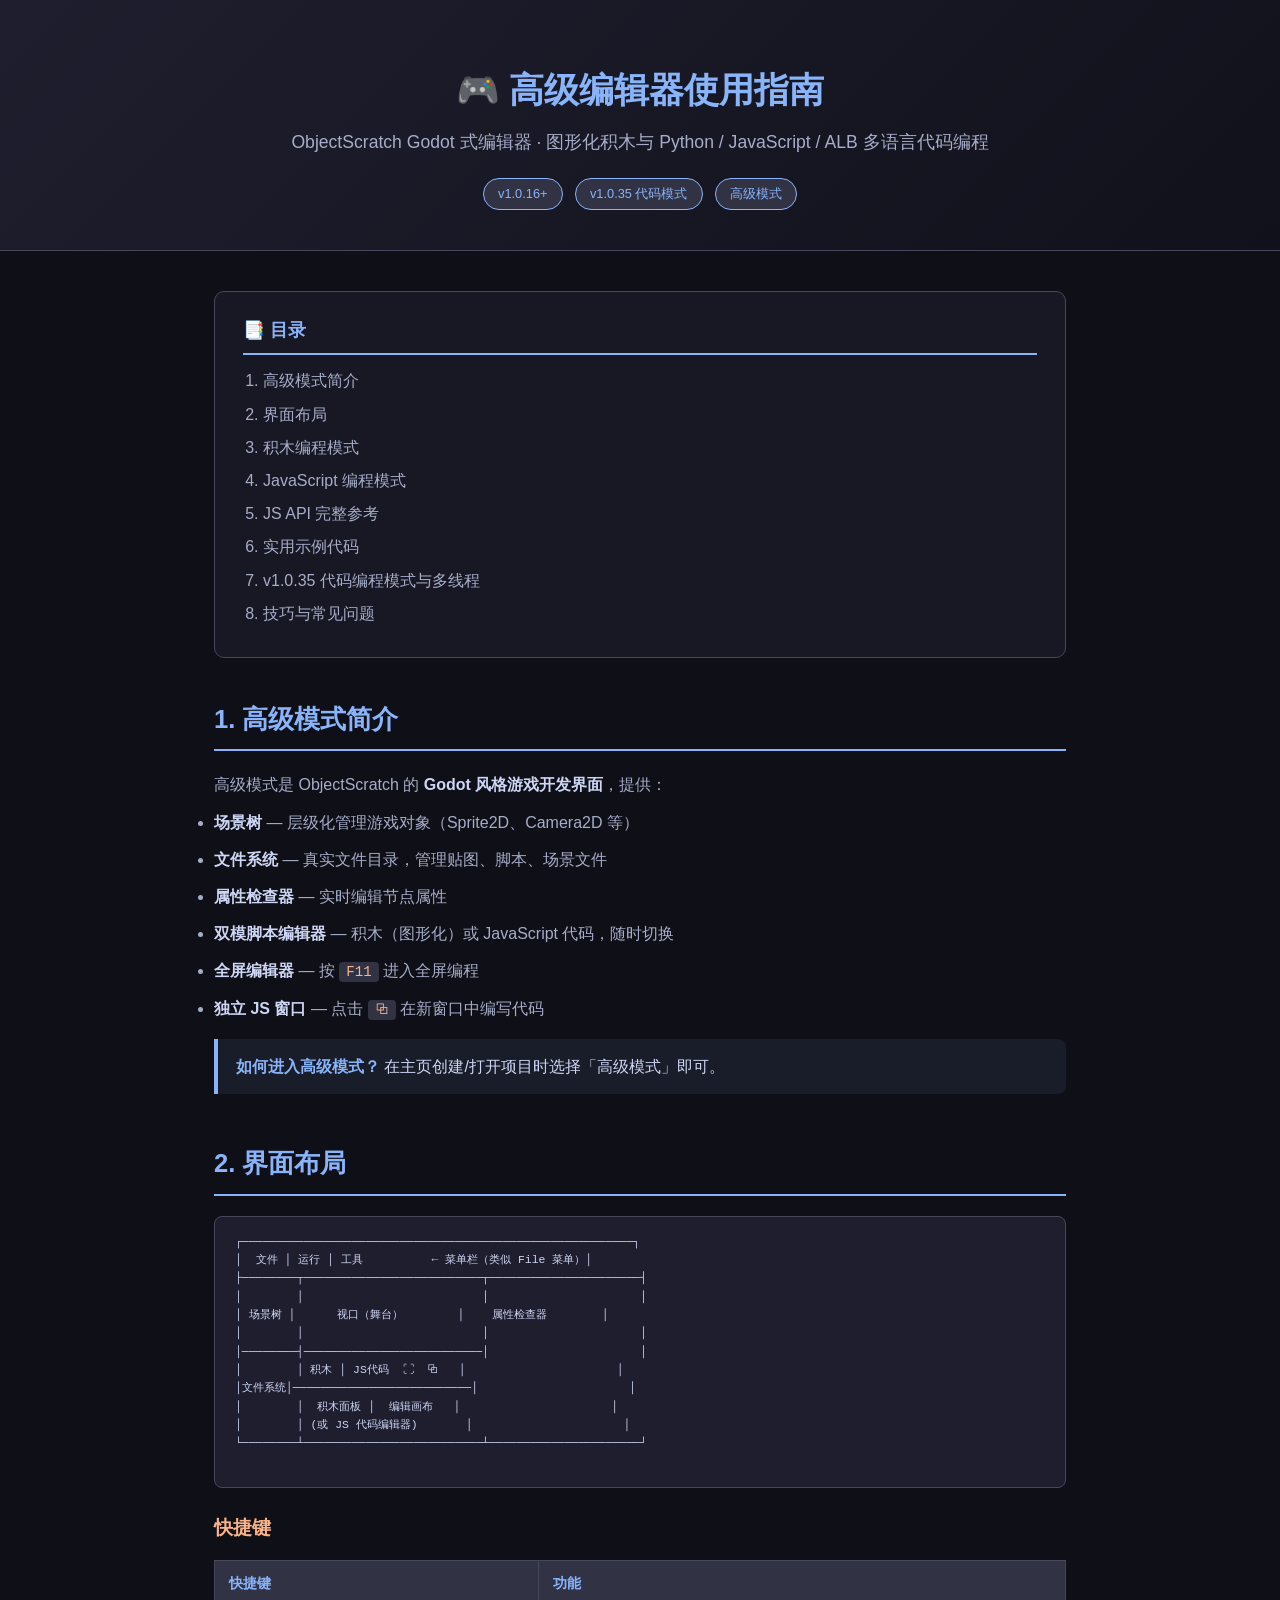
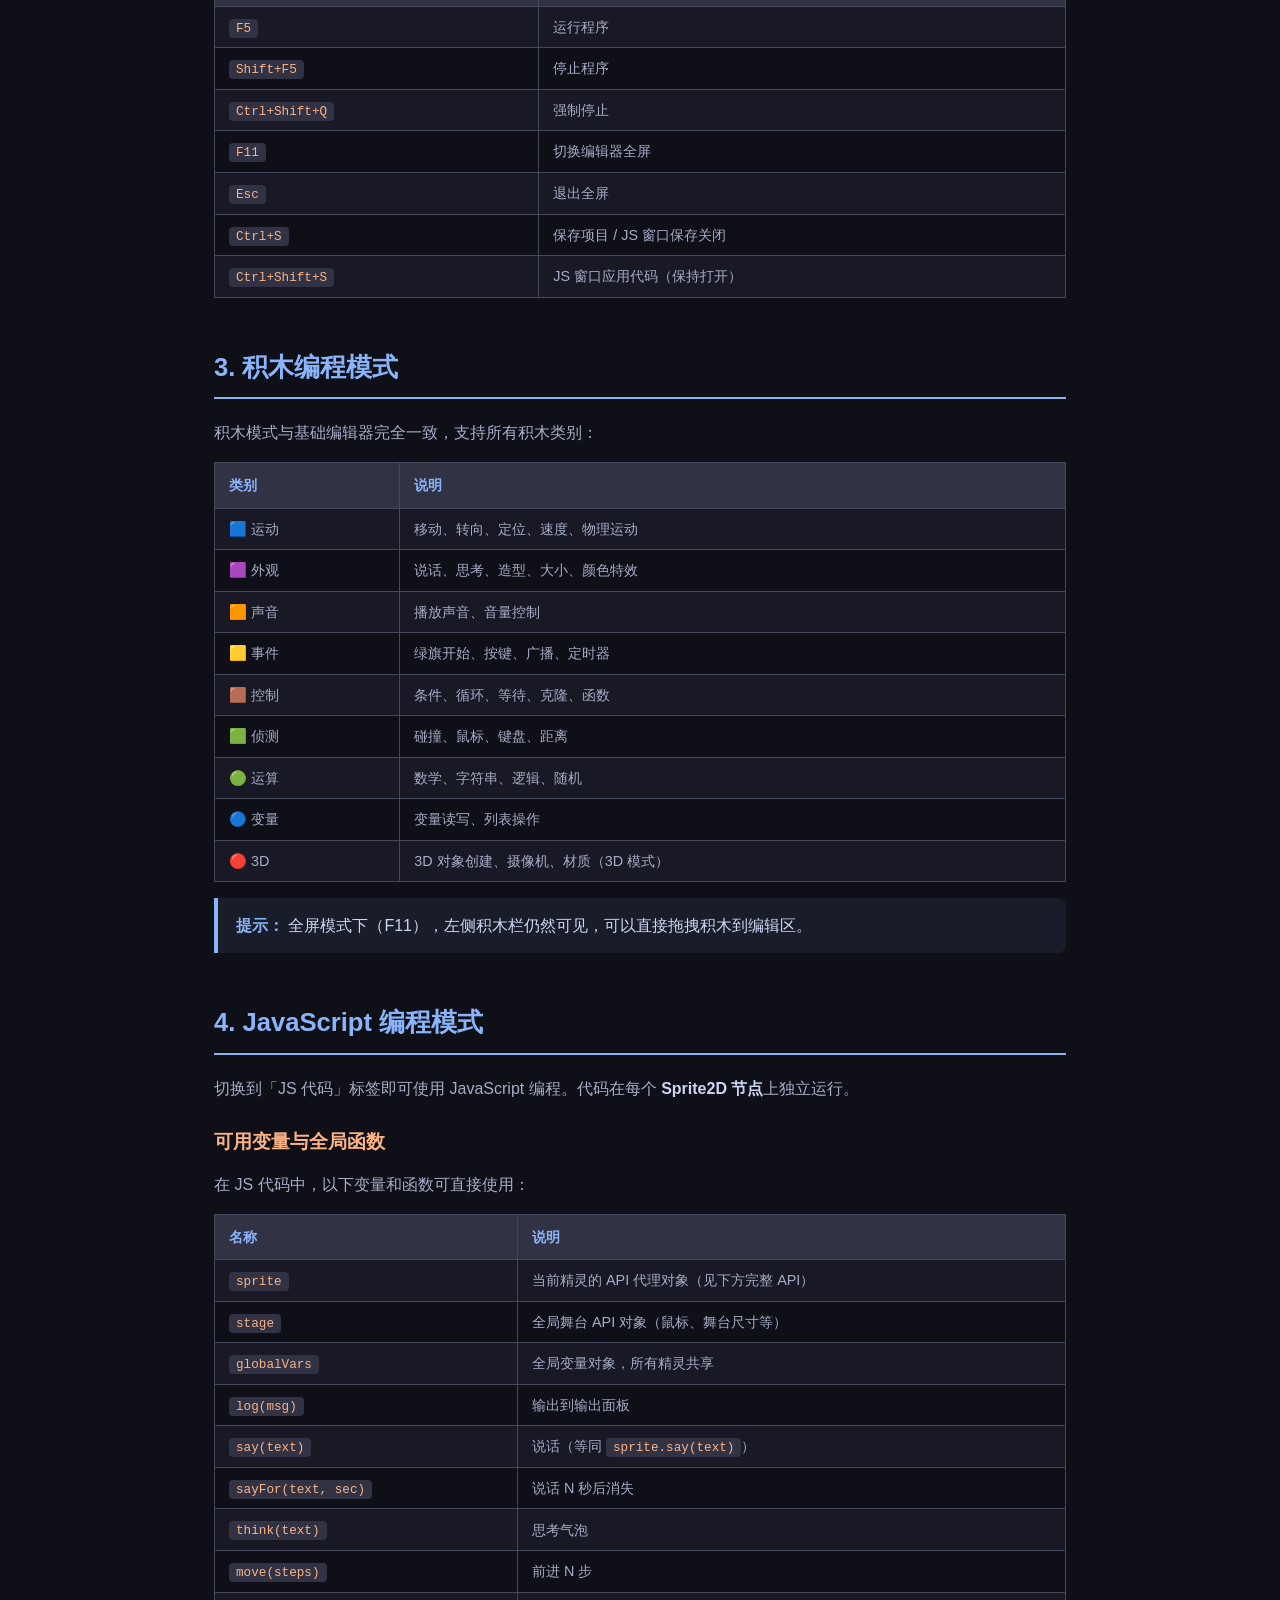
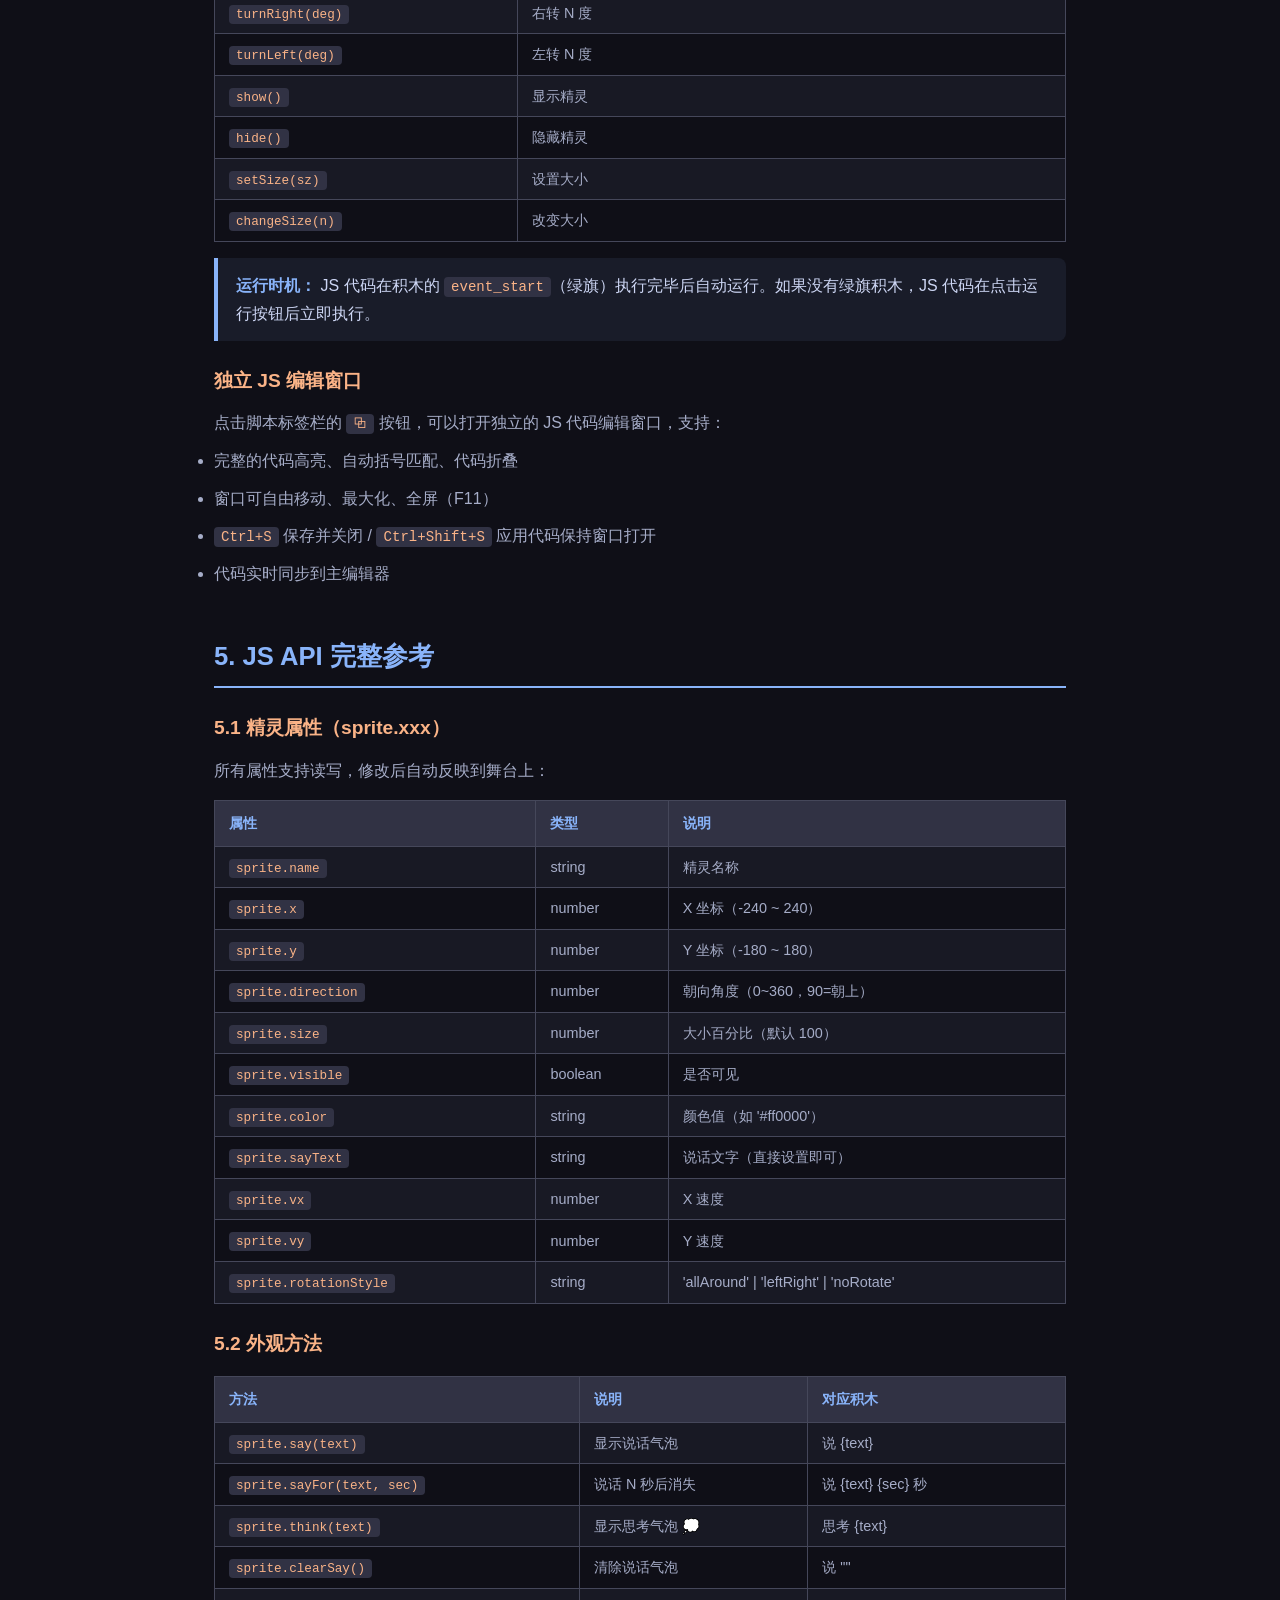
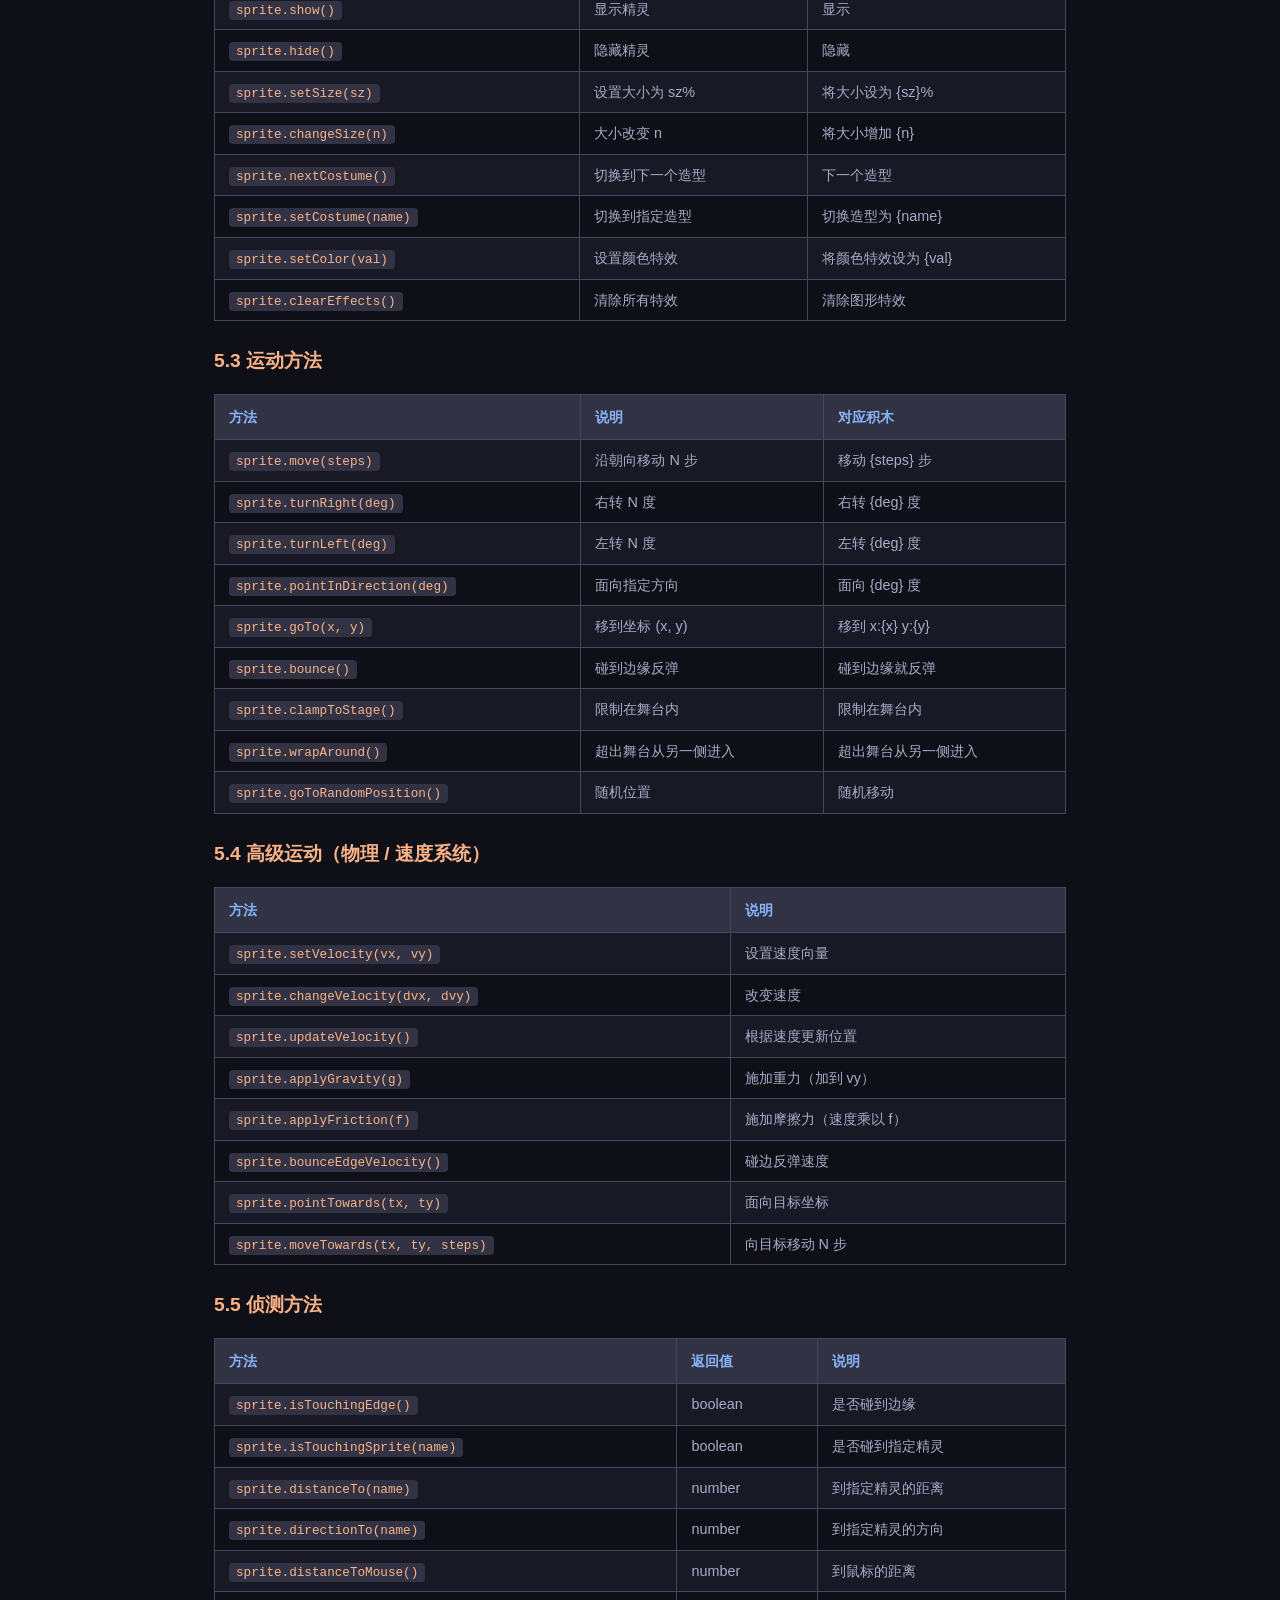
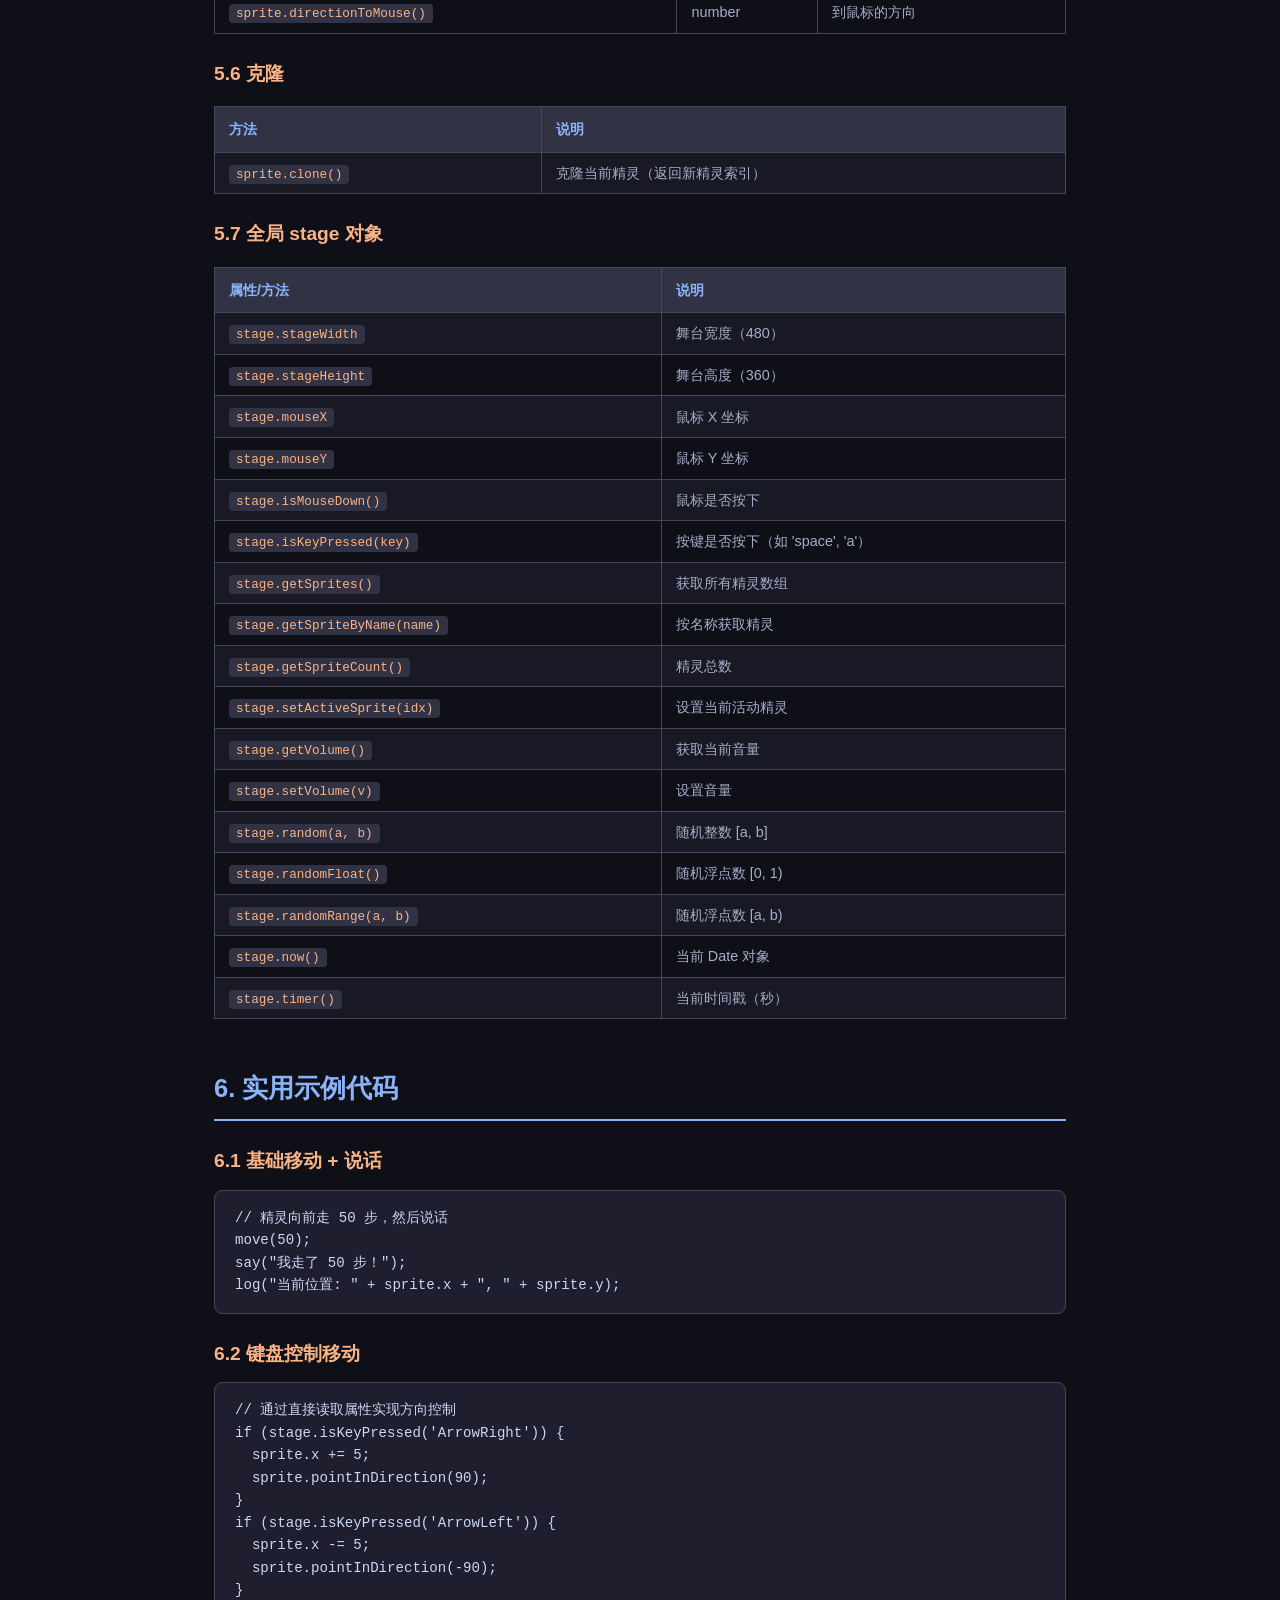
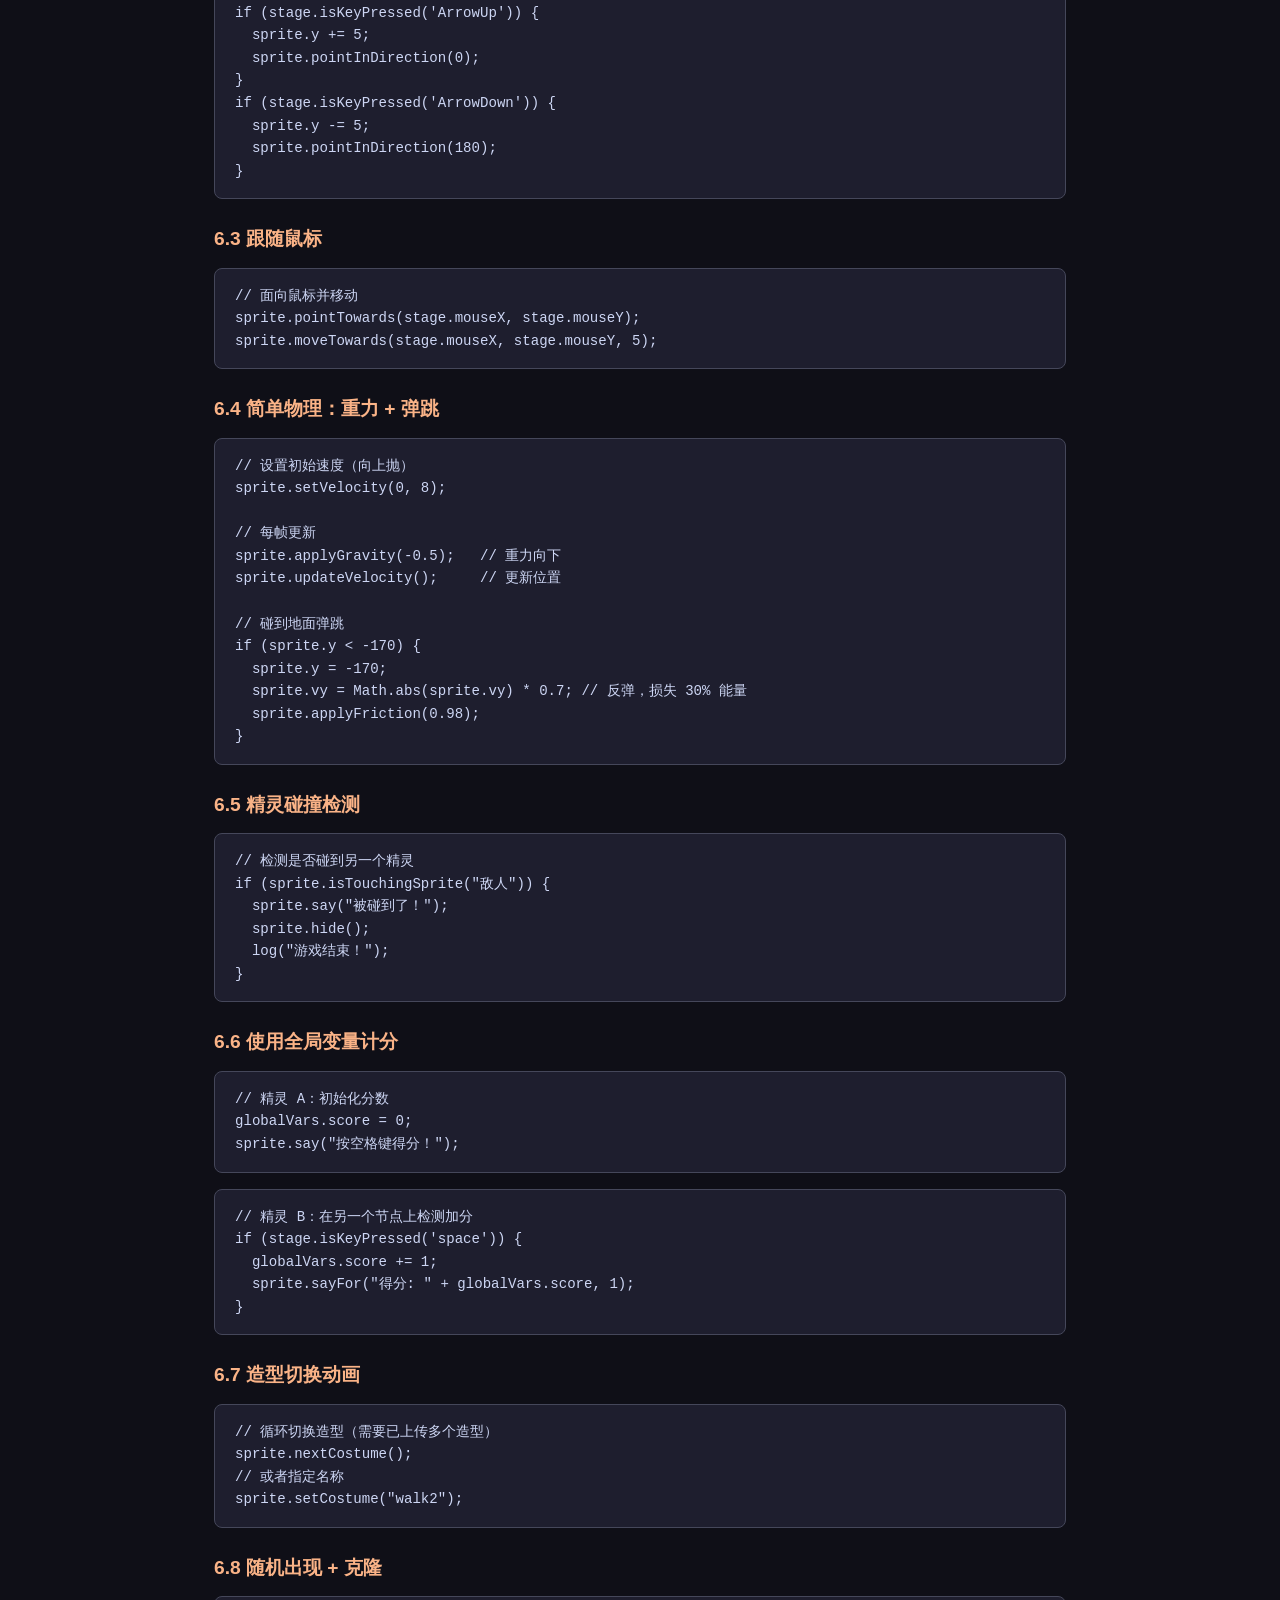
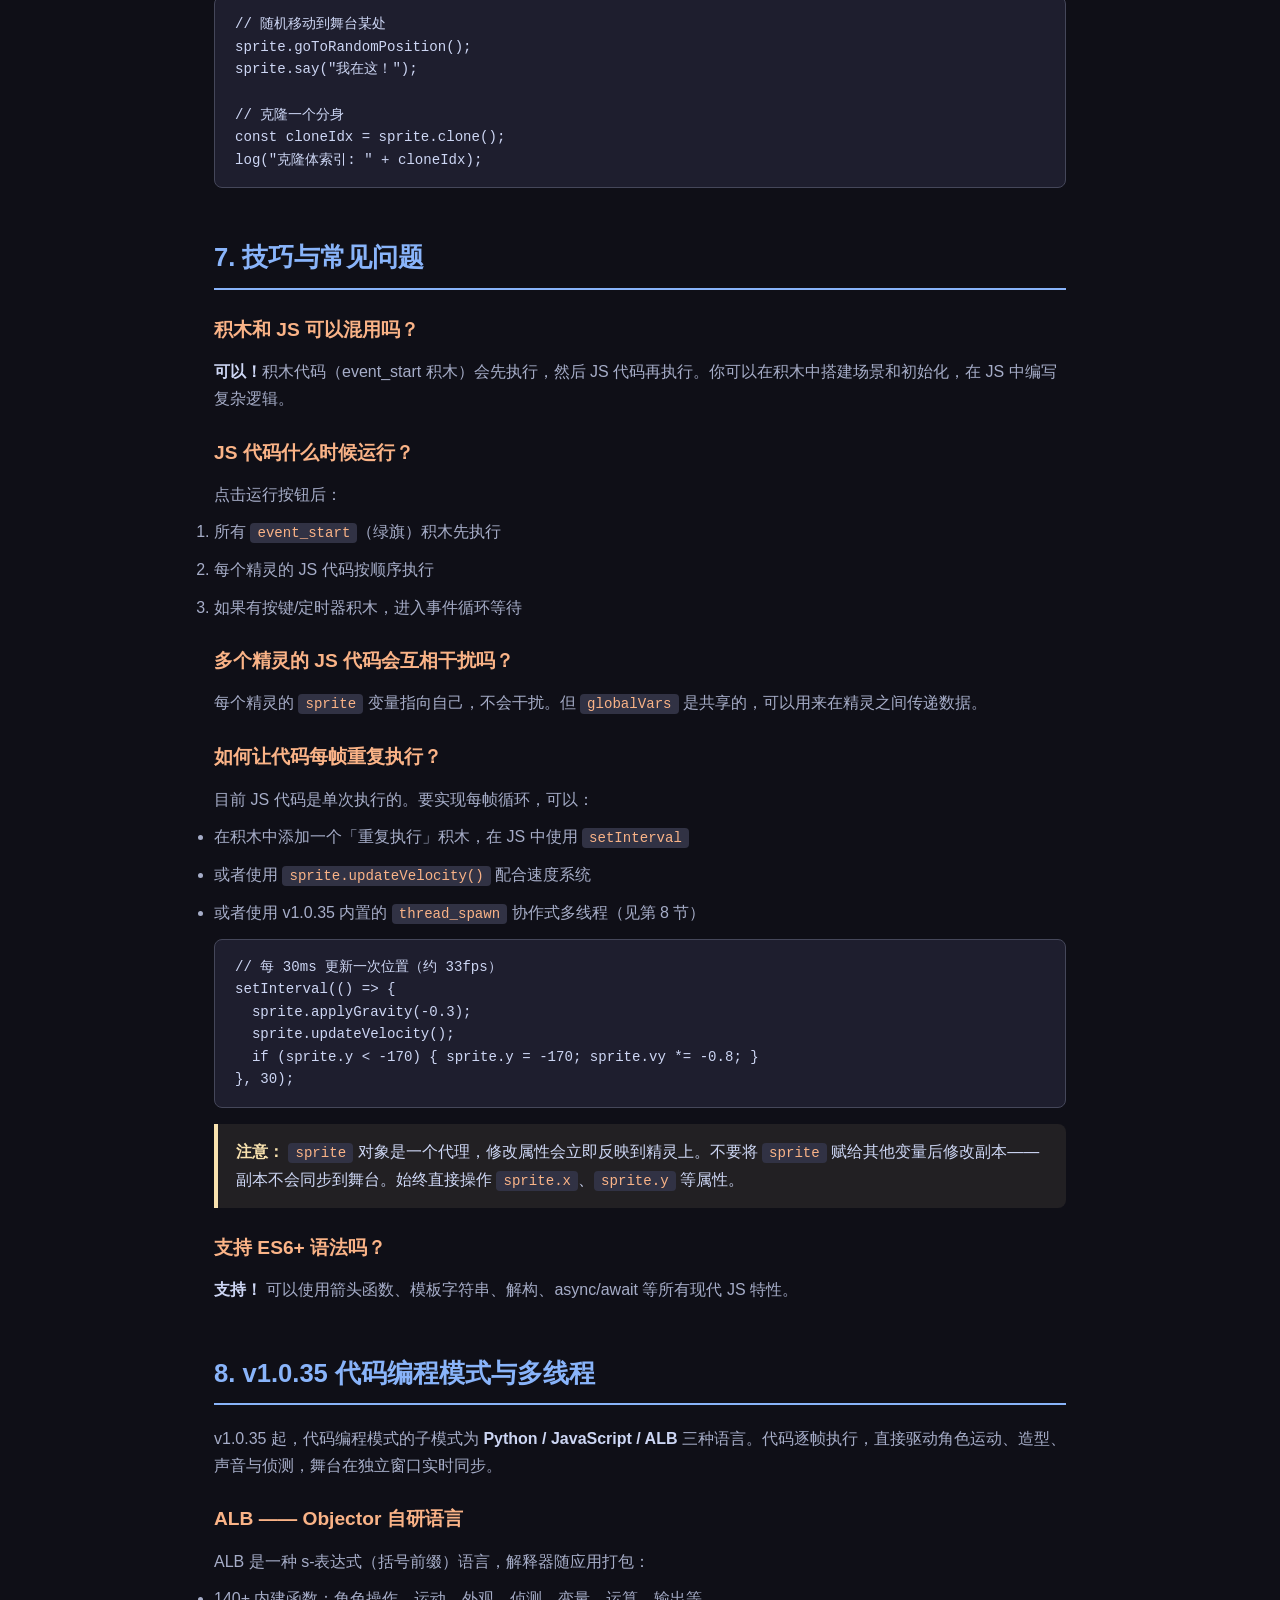
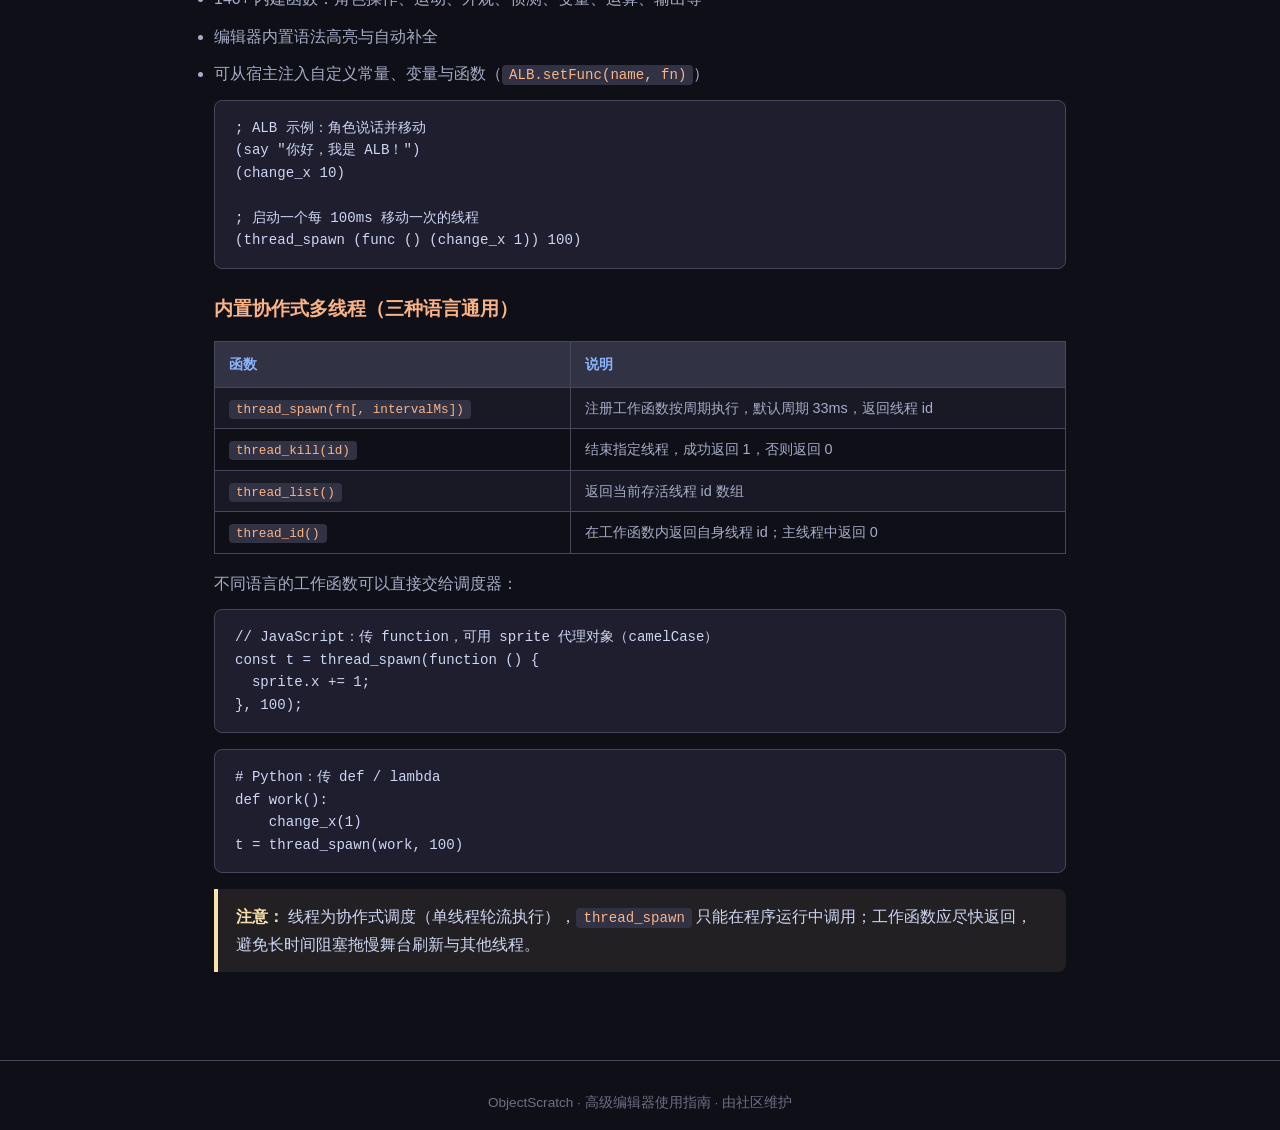
<file: how-to-use-advanced-editor/index.html>
<!DOCTYPE html>
<html lang="zh-CN">
<head>
  <meta charset="UTF-8" />
  <meta name="viewport" content="width=device-width, initial-scale=1.0" />
  <title>高级编辑器使用指南 - ObjectScratch</title>
  <style>
    :root {
      --bg: #0f0f17; --bg2: #181825; --bg3: #1e1e2e;
      --surface: #313244; --hover: #45475a;
      --text: #cdd6f4; --text2: #a6adc8; --muted: #6c7086;
      --accent: #89b4fa; --green: #a6e3a1; --red: #f38ba8;
      --yellow: #f9e2af; --peach: #fab387;
      --border: #45475a;
    }
    * { margin: 0; padding: 0; box-sizing: border-box; }
    body {
      font-family: 'Segoe UI', 'Microsoft YaHei', sans-serif;
      background: var(--bg); color: var(--text);
      line-height: 1.7; padding: 0;
    }
    /* 顶部导航 */
    .hero {
      background: linear-gradient(135deg, #1e1e2e 0%, #181825 50%, #11111b 100%);
      border-bottom: 1px solid var(--border);
      padding: 60px 40px 40px;
      text-align: center;
    }
    .hero h1 { font-size: 2.2em; color: var(--accent); margin-bottom: 8px; }
    .hero p { color: var(--text2); font-size: 1.1em; }
    .badge {
      display: inline-block; background: var(--surface); color: var(--accent);
      border: 1px solid var(--accent); border-radius: 20px;
      padding: 4px 14px; font-size: 0.8em; margin: 10px 4px 0;
    }
    /* 主内容 */
    .container { max-width: 900px; margin: 0 auto; padding: 40px 24px; }
    /* 目录 */
    .toc {
      background: var(--bg2); border: 1px solid var(--border);
      border-radius: 10px; padding: 24px 28px; margin-bottom: 40px;
    }
    .toc h2 { color: var(--accent); font-size: 1.1em; margin-bottom: 12px; }
    .toc ol { padding-left: 20px; }
    .toc li { margin: 6px 0; }
    .toc a { color: var(--text2); text-decoration: none; transition: color .15s; }
    .toc a:hover { color: var(--accent); }
    /* 章节 */
    section { margin-bottom: 48px; }
    h2 {
      color: var(--accent); font-size: 1.6em;
      border-bottom: 2px solid var(--accent); padding-bottom: 8px;
      margin-bottom: 20px;
    }
    h3 { color: var(--peach); font-size: 1.2em; margin: 24px 0 12px; }
    p, li { color: var(--text2); margin-bottom: 10px; }
    strong { color: var(--text); }
    /* 代码块 */
    pre {
      background: var(--bg3); border: 1px solid var(--border);
      border-radius: 8px; padding: 16px 20px; overflow-x: auto;
      margin: 12px 0 16px; font-size: 0.88em; line-height: 1.6;
    }
    code {
      font-family: 'Cascadia Code', 'Fira Code', 'Consolas', monospace;
      color: var(--text);
    }
    :not(pre) > code {
      background: var(--surface); padding: 2px 7px; border-radius: 4px;
      font-size: 0.88em; color: var(--peach);
    }
    /* 表格 */
    table {
      width: 100%; border-collapse: collapse; margin: 16px 0;
      font-size: 0.9em;
    }
    th {
      background: var(--surface); color: var(--accent); text-align: left;
      padding: 10px 14px; border: 1px solid var(--border);
    }
    td {
      padding: 8px 14px; border: 1px solid var(--border); color: var(--text2);
    }
    tr:nth-child(even) td { background: rgba(49,50,68,0.3); }
    /* 提示框 */
    .tip {
      background: rgba(137,180,250,0.08); border-left: 4px solid var(--accent);
      padding: 14px 18px; border-radius: 0 8px 8px 0; margin: 16px 0;
    }
    .tip strong { color: var(--accent); }
    .warn {
      background: rgba(249,226,175,0.08); border-left: 4px solid var(--yellow);
      padding: 14px 18px; border-radius: 0 8px 8px 0; margin: 16px 0;
    }
    .warn strong { color: var(--yellow); }
    /* 分类标签 */
    .cat {
      display: inline-block; background: var(--surface);
      color: var(--green); border-radius: 4px;
      padding: 2px 8px; font-size: 0.75em; margin-right: 6px;
    }
    /* 底部 */
    footer {
      text-align: center; padding: 30px; color: var(--muted);
      border-top: 1px solid var(--border); font-size: 0.85em;
    }
    /* 响应式 */
    @media (max-width: 700px) {
      .hero { padding: 40px 20px 30px; }
      .hero h1 { font-size: 1.6em; }
      .container { padding: 24px 16px; }
      pre { padding: 12px 14px; font-size: 0.82em; }
    }
  </style>
</head>
<body>
  <div class="hero">
    <h1>🎮 高级编辑器使用指南</h1>
    <p>ObjectScratch Godot 式编辑器 · 图形化积木与 Python / JavaScript / ALB 多语言代码编程</p>
    <span class="badge">v1.0.16+</span>
    <span class="badge">v1.0.35 代码模式</span>
    <span class="badge">高级模式</span>
  </div>

  <div class="container">

    <!-- 目录 -->
    <nav class="toc">
      <h2>📑 目录</h2>
      <ol>
        <li><a href="#intro">高级模式简介</a></li>
        <li><a href="#layout">界面布局</a></li>
        <li><a href="#blocks-mode">积木编程模式</a></li>
        <li><a href="#js-mode">JavaScript 编程模式</a></li>
        <li><a href="#js-api">JS API 完整参考</a></li>
        <li><a href="#examples">实用示例代码</a></li>
        <li><a href="#code-mode">v1.0.35 代码编程模式与多线程</a></li>
        <li><a href="#tips">技巧与常见问题</a></li>
      </ol>
    </nav>

    <!-- 1. 简介 -->
    <section id="intro">
      <h2>1. 高级模式简介</h2>
      <p>高级模式是 ObjectScratch 的 <strong>Godot 风格游戏开发界面</strong>，提供：</p>
      <ul>
        <li><strong>场景树</strong> — 层级化管理游戏对象（Sprite2D、Camera2D 等）</li>
        <li><strong>文件系统</strong> — 真实文件目录，管理贴图、脚本、场景文件</li>
        <li><strong>属性检查器</strong> — 实时编辑节点属性</li>
        <li><strong>双模脚本编辑器</strong> — 积木（图形化）或 JavaScript 代码，随时切换</li>
        <li><strong>全屏编辑器</strong> — 按 <code>F11</code> 进入全屏编程</li>
        <li><strong>独立 JS 窗口</strong> — 点击 <code>⧉</code> 在新窗口中编写代码</li>
      </ul>
      <div class="tip">
        <strong>如何进入高级模式？</strong> 在主页创建/打开项目时选择「高级模式」即可。
      </div>
    </section>

    <!-- 2. 界面布局 -->
    <section id="layout">
      <h2>2. 界面布局</h2>
      <pre>
┌─────────────────────────────────────────────────────────┐
│  文件 │ 运行 │ 工具          ← 菜单栏（类似 File 菜单）│
├────────┬──────────────────────────┬──────────────────────┤
│        │                          │                      │
│ 场景树 │      视口（舞台）        │    属性检查器        │
│        │                          │                      │
│────────┤──────────────────────────│                      │
│        │ 积木 │ JS代码  ⛶  ⧉   │                      │
│文件系统│──────────────────────────│                      │
│        │  积木面板 │  编辑画布   │                      │
│        │ (或 JS 代码编辑器)       │                      │
└────────┴──────────────────────────┴──────────────────────┘
      </pre>
      <h3>快捷键</h3>
      <table>
        <tr><th>快捷键</th><th>功能</th></tr>
        <tr><td><code>F5</code></td><td>运行程序</td></tr>
        <tr><td><code>Shift+F5</code></td><td>停止程序</td></tr>
        <tr><td><code>Ctrl+Shift+Q</code></td><td>强制停止</td></tr>
        <tr><td><code>F11</code></td><td>切换编辑器全屏</td></tr>
        <tr><td><code>Esc</code></td><td>退出全屏</td></tr>
        <tr><td><code>Ctrl+S</code></td><td>保存项目 / JS 窗口保存关闭</td></tr>
        <tr><td><code>Ctrl+Shift+S</code></td><td>JS 窗口应用代码（保持打开）</td></tr>
      </table>
    </section>

    <!-- 3. 积木模式 -->
    <section id="blocks-mode">
      <h2>3. 积木编程模式</h2>
      <p>积木模式与基础编辑器完全一致，支持所有积木类别：</p>
      <table>
        <tr><th>类别</th><th>说明</th></tr>
        <tr><td>🟦 运动</td><td>移动、转向、定位、速度、物理运动</td></tr>
        <tr><td>🟪 外观</td><td>说话、思考、造型、大小、颜色特效</td></tr>
        <tr><td>🟧 声音</td><td>播放声音、音量控制</td></tr>
        <tr><td>🟨 事件</td><td>绿旗开始、按键、广播、定时器</td></tr>
        <tr><td>🟫 控制</td><td>条件、循环、等待、克隆、函数</td></tr>
        <tr><td>🟩 侦测</td><td>碰撞、鼠标、键盘、距离</td></tr>
        <tr><td>🟢 运算</td><td>数学、字符串、逻辑、随机</td></tr>
        <tr><td>🔵 变量</td><td>变量读写、列表操作</td></tr>
        <tr><td>🔴 3D</td><td>3D 对象创建、摄像机、材质（3D 模式）</td></tr>
      </table>
      <div class="tip">
        <strong>提示：</strong> 全屏模式下（F11），左侧积木栏仍然可见，可以直接拖拽积木到编辑区。
      </div>
    </section>

    <!-- 4. JS 模式 -->
    <section id="js-mode">
      <h2>4. JavaScript 编程模式</h2>
      <p>切换到「JS 代码」标签即可使用 JavaScript 编程。代码在每个 <strong>Sprite2D 节点</strong>上独立运行。</p>

      <h3>可用变量与全局函数</h3>
      <p>在 JS 代码中，以下变量和函数可直接使用：</p>
      <table>
        <tr><th>名称</th><th>说明</th></tr>
        <tr><td><code>sprite</code></td><td>当前精灵的 API 代理对象（见下方完整 API）</td></tr>
        <tr><td><code>stage</code></td><td>全局舞台 API 对象（鼠标、舞台尺寸等）</td></tr>
        <tr><td><code>globalVars</code></td><td>全局变量对象，所有精灵共享</td></tr>
        <tr><td><code>log(msg)</code></td><td>输出到输出面板</td></tr>
        <tr><td><code>say(text)</code></td><td>说话（等同 <code>sprite.say(text)</code>）</td></tr>
        <tr><td><code>sayFor(text, sec)</code></td><td>说话 N 秒后消失</td></tr>
        <tr><td><code>think(text)</code></td><td>思考气泡</td></tr>
        <tr><td><code>move(steps)</code></td><td>前进 N 步</td></tr>
        <tr><td><code>turnRight(deg)</code></td><td>右转 N 度</td></tr>
        <tr><td><code>turnLeft(deg)</code></td><td>左转 N 度</td></tr>
        <tr><td><code>show()</code></td><td>显示精灵</td></tr>
        <tr><td><code>hide()</code></td><td>隐藏精灵</td></tr>
        <tr><td><code>setSize(sz)</code></td><td>设置大小</td></tr>
        <tr><td><code>changeSize(n)</code></td><td>改变大小</td></tr>
      </table>

      <div class="tip">
        <strong>运行时机：</strong> JS 代码在积木的 <code>event_start</code>（绿旗）执行完毕后自动运行。如果没有绿旗积木，JS 代码在点击运行按钮后立即执行。
      </div>

      <h3>独立 JS 编辑窗口</h3>
      <p>点击脚本标签栏的 <code>⧉</code> 按钮，可以打开独立的 JS 代码编辑窗口，支持：</p>
      <ul>
        <li>完整的代码高亮、自动括号匹配、代码折叠</li>
        <li>窗口可自由移动、最大化、全屏（F11）</li>
        <li><code>Ctrl+S</code> 保存并关闭 / <code>Ctrl+Shift+S</code> 应用代码保持窗口打开</li>
        <li>代码实时同步到主编辑器</li>
      </ul>
    </section>

    <!-- 5. JS API -->
    <section id="js-api">
      <h2>5. JS API 完整参考</h2>

      <h3>5.1 精灵属性（sprite.xxx）</h3>
      <p>所有属性支持读写，修改后自动反映到舞台上：</p>
      <table>
        <tr><th>属性</th><th>类型</th><th>说明</th></tr>
        <tr><td><code>sprite.name</code></td><td>string</td><td>精灵名称</td></tr>
        <tr><td><code>sprite.x</code></td><td>number</td><td>X 坐标（-240 ~ 240）</td></tr>
        <tr><td><code>sprite.y</code></td><td>number</td><td>Y 坐标（-180 ~ 180）</td></tr>
        <tr><td><code>sprite.direction</code></td><td>number</td><td>朝向角度（0~360，90=朝上）</td></tr>
        <tr><td><code>sprite.size</code></td><td>number</td><td>大小百分比（默认 100）</td></tr>
        <tr><td><code>sprite.visible</code></td><td>boolean</td><td>是否可见</td></tr>
        <tr><td><code>sprite.color</code></td><td>string</td><td>颜色值（如 '#ff0000'）</td></tr>
        <tr><td><code>sprite.sayText</code></td><td>string</td><td>说话文字（直接设置即可）</td></tr>
        <tr><td><code>sprite.vx</code></td><td>number</td><td>X 速度</td></tr>
        <tr><td><code>sprite.vy</code></td><td>number</td><td>Y 速度</td></tr>
        <tr><td><code>sprite.rotationStyle</code></td><td>string</td><td>'allAround' | 'leftRight' | 'noRotate'</td></tr>
      </table>

      <h3>5.2 外观方法</h3>
      <table>
        <tr><th>方法</th><th>说明</th><th>对应积木</th></tr>
        <tr><td><code>sprite.say(text)</code></td><td>显示说话气泡</td><td>说 {text}</td></tr>
        <tr><td><code>sprite.sayFor(text, sec)</code></td><td>说话 N 秒后消失</td><td>说 {text} {sec} 秒</td></tr>
        <tr><td><code>sprite.think(text)</code></td><td>显示思考气泡 💭</td><td>思考 {text}</td></tr>
        <tr><td><code>sprite.clearSay()</code></td><td>清除说话气泡</td><td>说 ""</td></tr>
        <tr><td><code>sprite.show()</code></td><td>显示精灵</td><td>显示</td></tr>
        <tr><td><code>sprite.hide()</code></td><td>隐藏精灵</td><td>隐藏</td></tr>
        <tr><td><code>sprite.setSize(sz)</code></td><td>设置大小为 sz%</td><td>将大小设为 {sz}%</td></tr>
        <tr><td><code>sprite.changeSize(n)</code></td><td>大小改变 n</td><td>将大小增加 {n}</td></tr>
        <tr><td><code>sprite.nextCostume()</code></td><td>切换到下一个造型</td><td>下一个造型</td></tr>
        <tr><td><code>sprite.setCostume(name)</code></td><td>切换到指定造型</td><td>切换造型为 {name}</td></tr>
        <tr><td><code>sprite.setColor(val)</code></td><td>设置颜色特效</td><td>将颜色特效设为 {val}</td></tr>
        <tr><td><code>sprite.clearEffects()</code></td><td>清除所有特效</td><td>清除图形特效</td></tr>
      </table>

      <h3>5.3 运动方法</h3>
      <table>
        <tr><th>方法</th><th>说明</th><th>对应积木</th></tr>
        <tr><td><code>sprite.move(steps)</code></td><td>沿朝向移动 N 步</td><td>移动 {steps} 步</td></tr>
        <tr><td><code>sprite.turnRight(deg)</code></td><td>右转 N 度</td><td>右转 {deg} 度</td></tr>
        <tr><td><code>sprite.turnLeft(deg)</code></td><td>左转 N 度</td><td>左转 {deg} 度</td></tr>
        <tr><td><code>sprite.pointInDirection(deg)</code></td><td>面向指定方向</td><td>面向 {deg} 度</td></tr>
        <tr><td><code>sprite.goTo(x, y)</code></td><td>移到坐标 (x, y)</td><td>移到 x:{x} y:{y}</td></tr>
        <tr><td><code>sprite.bounce()</code></td><td>碰到边缘反弹</td><td>碰到边缘就反弹</td></tr>
        <tr><td><code>sprite.clampToStage()</code></td><td>限制在舞台内</td><td>限制在舞台内</td></tr>
        <tr><td><code>sprite.wrapAround()</code></td><td>超出舞台从另一侧进入</td><td>超出舞台从另一侧进入</td></tr>
        <tr><td><code>sprite.goToRandomPosition()</code></td><td>随机位置</td><td>随机移动</td></tr>
      </table>

      <h3>5.4 高级运动（物理 / 速度系统）</h3>
      <table>
        <tr><th>方法</th><th>说明</th></tr>
        <tr><td><code>sprite.setVelocity(vx, vy)</code></td><td>设置速度向量</td></tr>
        <tr><td><code>sprite.changeVelocity(dvx, dvy)</code></td><td>改变速度</td></tr>
        <tr><td><code>sprite.updateVelocity()</code></td><td>根据速度更新位置</td></tr>
        <tr><td><code>sprite.applyGravity(g)</code></td><td>施加重力（加到 vy）</td></tr>
        <tr><td><code>sprite.applyFriction(f)</code></td><td>施加摩擦力（速度乘以 f）</td></tr>
        <tr><td><code>sprite.bounceEdgeVelocity()</code></td><td>碰边反弹速度</td></tr>
        <tr><td><code>sprite.pointTowards(tx, ty)</code></td><td>面向目标坐标</td></tr>
        <tr><td><code>sprite.moveTowards(tx, ty, steps)</code></td><td>向目标移动 N 步</td></tr>
      </table>

      <h3>5.5 侦测方法</h3>
      <table>
        <tr><th>方法</th><th>返回值</th><th>说明</th></tr>
        <tr><td><code>sprite.isTouchingEdge()</code></td><td>boolean</td><td>是否碰到边缘</td></tr>
        <tr><td><code>sprite.isTouchingSprite(name)</code></td><td>boolean</td><td>是否碰到指定精灵</td></tr>
        <tr><td><code>sprite.distanceTo(name)</code></td><td>number</td><td>到指定精灵的距离</td></tr>
        <tr><td><code>sprite.directionTo(name)</code></td><td>number</td><td>到指定精灵的方向</td></tr>
        <tr><td><code>sprite.distanceToMouse()</code></td><td>number</td><td>到鼠标的距离</td></tr>
        <tr><td><code>sprite.directionToMouse()</code></td><td>number</td><td>到鼠标的方向</td></tr>
      </table>

      <h3>5.6 克隆</h3>
      <table>
        <tr><th>方法</th><th>说明</th></tr>
        <tr><td><code>sprite.clone()</code></td><td>克隆当前精灵（返回新精灵索引）</td></tr>
      </table>

      <h3>5.7 全局 stage 对象</h3>
      <table>
        <tr><th>属性/方法</th><th>说明</th></tr>
        <tr><td><code>stage.stageWidth</code></td><td>舞台宽度（480）</td></tr>
        <tr><td><code>stage.stageHeight</code></td><td>舞台高度（360）</td></tr>
        <tr><td><code>stage.mouseX</code></td><td>鼠标 X 坐标</td></tr>
        <tr><td><code>stage.mouseY</code></td><td>鼠标 Y 坐标</td></tr>
        <tr><td><code>stage.isMouseDown()</code></td><td>鼠标是否按下</td></tr>
        <tr><td><code>stage.isKeyPressed(key)</code></td><td>按键是否按下（如 'space', 'a'）</td></tr>
        <tr><td><code>stage.getSprites()</code></td><td>获取所有精灵数组</td></tr>
        <tr><td><code>stage.getSpriteByName(name)</code></td><td>按名称获取精灵</td></tr>
        <tr><td><code>stage.getSpriteCount()</code></td><td>精灵总数</td></tr>
        <tr><td><code>stage.setActiveSprite(idx)</code></td><td>设置当前活动精灵</td></tr>
        <tr><td><code>stage.getVolume()</code></td><td>获取当前音量</td></tr>
        <tr><td><code>stage.setVolume(v)</code></td><td>设置音量</td></tr>
        <tr><td><code>stage.random(a, b)</code></td><td>随机整数 [a, b]</td></tr>
        <tr><td><code>stage.randomFloat()</code></td><td>随机浮点数 [0, 1)</td></tr>
        <tr><td><code>stage.randomRange(a, b)</code></td><td>随机浮点数 [a, b)</td></tr>
        <tr><td><code>stage.now()</code></td><td>当前 Date 对象</td></tr>
        <tr><td><code>stage.timer()</code></td><td>当前时间戳（秒）</td></tr>
      </table>
    </section>

    <!-- 6. 示例 -->
    <section id="examples">
      <h2>6. 实用示例代码</h2>

      <h3>6.1 基础移动 + 说话</h3>
      <pre><code>// 精灵向前走 50 步，然后说话
move(50);
say("我走了 50 步！");
log("当前位置: " + sprite.x + ", " + sprite.y);</code></pre>

      <h3>6.2 键盘控制移动</h3>
      <pre><code>// 通过直接读取属性实现方向控制
if (stage.isKeyPressed('ArrowRight')) {
  sprite.x += 5;
  sprite.pointInDirection(90);
}
if (stage.isKeyPressed('ArrowLeft')) {
  sprite.x -= 5;
  sprite.pointInDirection(-90);
}
if (stage.isKeyPressed('ArrowUp')) {
  sprite.y += 5;
  sprite.pointInDirection(0);
}
if (stage.isKeyPressed('ArrowDown')) {
  sprite.y -= 5;
  sprite.pointInDirection(180);
}</code></pre>

      <h3>6.3 跟随鼠标</h3>
      <pre><code>// 面向鼠标并移动
sprite.pointTowards(stage.mouseX, stage.mouseY);
sprite.moveTowards(stage.mouseX, stage.mouseY, 5);</code></pre>

      <h3>6.4 简单物理：重力 + 弹跳</h3>
      <pre><code>// 设置初始速度（向上抛）
sprite.setVelocity(0, 8);

// 每帧更新
sprite.applyGravity(-0.5);   // 重力向下
sprite.updateVelocity();     // 更新位置

// 碰到地面弹跳
if (sprite.y &lt; -170) {
  sprite.y = -170;
  sprite.vy = Math.abs(sprite.vy) * 0.7; // 反弹，损失 30% 能量
  sprite.applyFriction(0.98);
}</code></pre>

      <h3>6.5 精灵碰撞检测</h3>
      <pre><code>// 检测是否碰到另一个精灵
if (sprite.isTouchingSprite("敌人")) {
  sprite.say("被碰到了！");
  sprite.hide();
  log("游戏结束！");
}</code></pre>

      <h3>6.6 使用全局变量计分</h3>
      <pre><code>// 精灵 A：初始化分数
globalVars.score = 0;
sprite.say("按空格键得分！");</code></pre>
      <pre><code>// 精灵 B：在另一个节点上检测加分
if (stage.isKeyPressed('space')) {
  globalVars.score += 1;
  sprite.sayFor("得分: " + globalVars.score, 1);
}</code></pre>

      <h3>6.7 造型切换动画</h3>
      <pre><code>// 循环切换造型（需要已上传多个造型）
sprite.nextCostume();
// 或者指定名称
sprite.setCostume("walk2");</code></pre>

      <h3>6.8 随机出现 + 克隆</h3>
      <pre><code>// 随机移动到舞台某处
sprite.goToRandomPosition();
sprite.say("我在这！");

// 克隆一个分身
const cloneIdx = sprite.clone();
log("克隆体索引: " + cloneIdx);</code></pre>
    </section>

    <!-- 7. 技巧 -->
    <section id="tips">
      <h2>7. 技巧与常见问题</h2>

      <h3>积木和 JS 可以混用吗？</h3>
      <p><strong>可以！</strong>积木代码（event_start 积木）会先执行，然后 JS 代码再执行。你可以在积木中搭建场景和初始化，在 JS 中编写复杂逻辑。</p>

      <h3>JS 代码什么时候运行？</h3>
      <p>点击运行按钮后：</p>
      <ol>
        <li>所有 <code>event_start</code>（绿旗）积木先执行</li>
        <li>每个精灵的 JS 代码按顺序执行</li>
        <li>如果有按键/定时器积木，进入事件循环等待</li>
      </ol>

      <h3>多个精灵的 JS 代码会互相干扰吗？</h3>
      <p>每个精灵的 <code>sprite</code> 变量指向自己，不会干扰。但 <code>globalVars</code> 是共享的，可以用来在精灵之间传递数据。</p>

      <h3>如何让代码每帧重复执行？</h3>
      <p>目前 JS 代码是单次执行的。要实现每帧循环，可以：</p>
      <ul>
        <li>在积木中添加一个「重复执行」积木，在 JS 中使用 <code>setInterval</code></li>
        <li>或者使用 <code>sprite.updateVelocity()</code> 配合速度系统</li>
        <li>或者使用 v1.0.35 内置的 <code>thread_spawn</code> 协作式多线程（见第 8 节）</li>
      </ul>
      <pre><code>// 每 30ms 更新一次位置（约 33fps）
setInterval(() => {
  sprite.applyGravity(-0.3);
  sprite.updateVelocity();
  if (sprite.y &lt; -170) { sprite.y = -170; sprite.vy *= -0.8; }
}, 30);</code></pre>

      <div class="warn">
        <strong>注意：</strong> <code>sprite</code> 对象是一个代理，修改属性会立即反映到精灵上。不要将 <code>sprite</code> 赋给其他变量后修改副本——副本不会同步到舞台。始终直接操作 <code>sprite.x</code>、<code>sprite.y</code> 等属性。
      </div>

      <h3>支持 ES6+ 语法吗？</h3>
      <p><strong>支持！</strong> 可以使用箭头函数、模板字符串、解构、async/await 等所有现代 JS 特性。</p>
    </section>

    <!-- 8. v1.0.35 代码编程模式 -->
    <section id="code-mode">
      <h2>8. v1.0.35 代码编程模式与多线程</h2>
      <p>v1.0.35 起，代码编程模式的子模式为 <strong>Python / JavaScript / ALB</strong> 三种语言。代码逐帧执行，直接驱动角色运动、造型、声音与侦测，舞台在独立窗口实时同步。</p>

      <h3>ALB —— Objector 自研语言</h3>
      <p>ALB 是一种 s-表达式（括号前缀）语言，解释器随应用打包：</p>
      <ul>
        <li>140+ 内建函数：角色操作、运动、外观、侦测、变量、运算、输出等</li>
        <li>编辑器内置语法高亮与自动补全</li>
        <li>可从宿主注入自定义常量、变量与函数（<code>ALB.setFunc(name, fn)</code>）</li>
      </ul>
      <pre><code>; ALB 示例：角色说话并移动
(say "你好，我是 ALB！")
(change_x 10)

; 启动一个每 100ms 移动一次的线程
(thread_spawn (func () (change_x 1)) 100)</code></pre>

      <h3>内置协作式多线程（三种语言通用）</h3>
      <table>
        <tr><th>函数</th><th>说明</th></tr>
        <tr><td><code>thread_spawn(fn[, intervalMs])</code></td><td>注册工作函数按周期执行，默认周期 33ms，返回线程 id</td></tr>
        <tr><td><code>thread_kill(id)</code></td><td>结束指定线程，成功返回 1，否则返回 0</td></tr>
        <tr><td><code>thread_list()</code></td><td>返回当前存活线程 id 数组</td></tr>
        <tr><td><code>thread_id()</code></td><td>在工作函数内返回自身线程 id；主线程中返回 0</td></tr>
      </table>
      <p>不同语言的工作函数可以直接交给调度器：</p>
      <pre><code>// JavaScript：传 function，可用 sprite 代理对象（camelCase）
const t = thread_spawn(function () {
  sprite.x += 1;
}, 100);</code></pre>
      <pre><code># Python：传 def / lambda
def work():
    change_x(1)
t = thread_spawn(work, 100)</code></pre>
      <div class="warn">
        <strong>注意：</strong> 线程为协作式调度（单线程轮流执行），<code>thread_spawn</code> 只能在程序运行中调用；工作函数应尽快返回，避免长时间阻塞拖慢舞台刷新与其他线程。
      </div>
    </section>

  </div>

  <footer>
    ObjectScratch · 高级编辑器使用指南 · 由社区维护
  </footer>
</body>
</html>
</file>
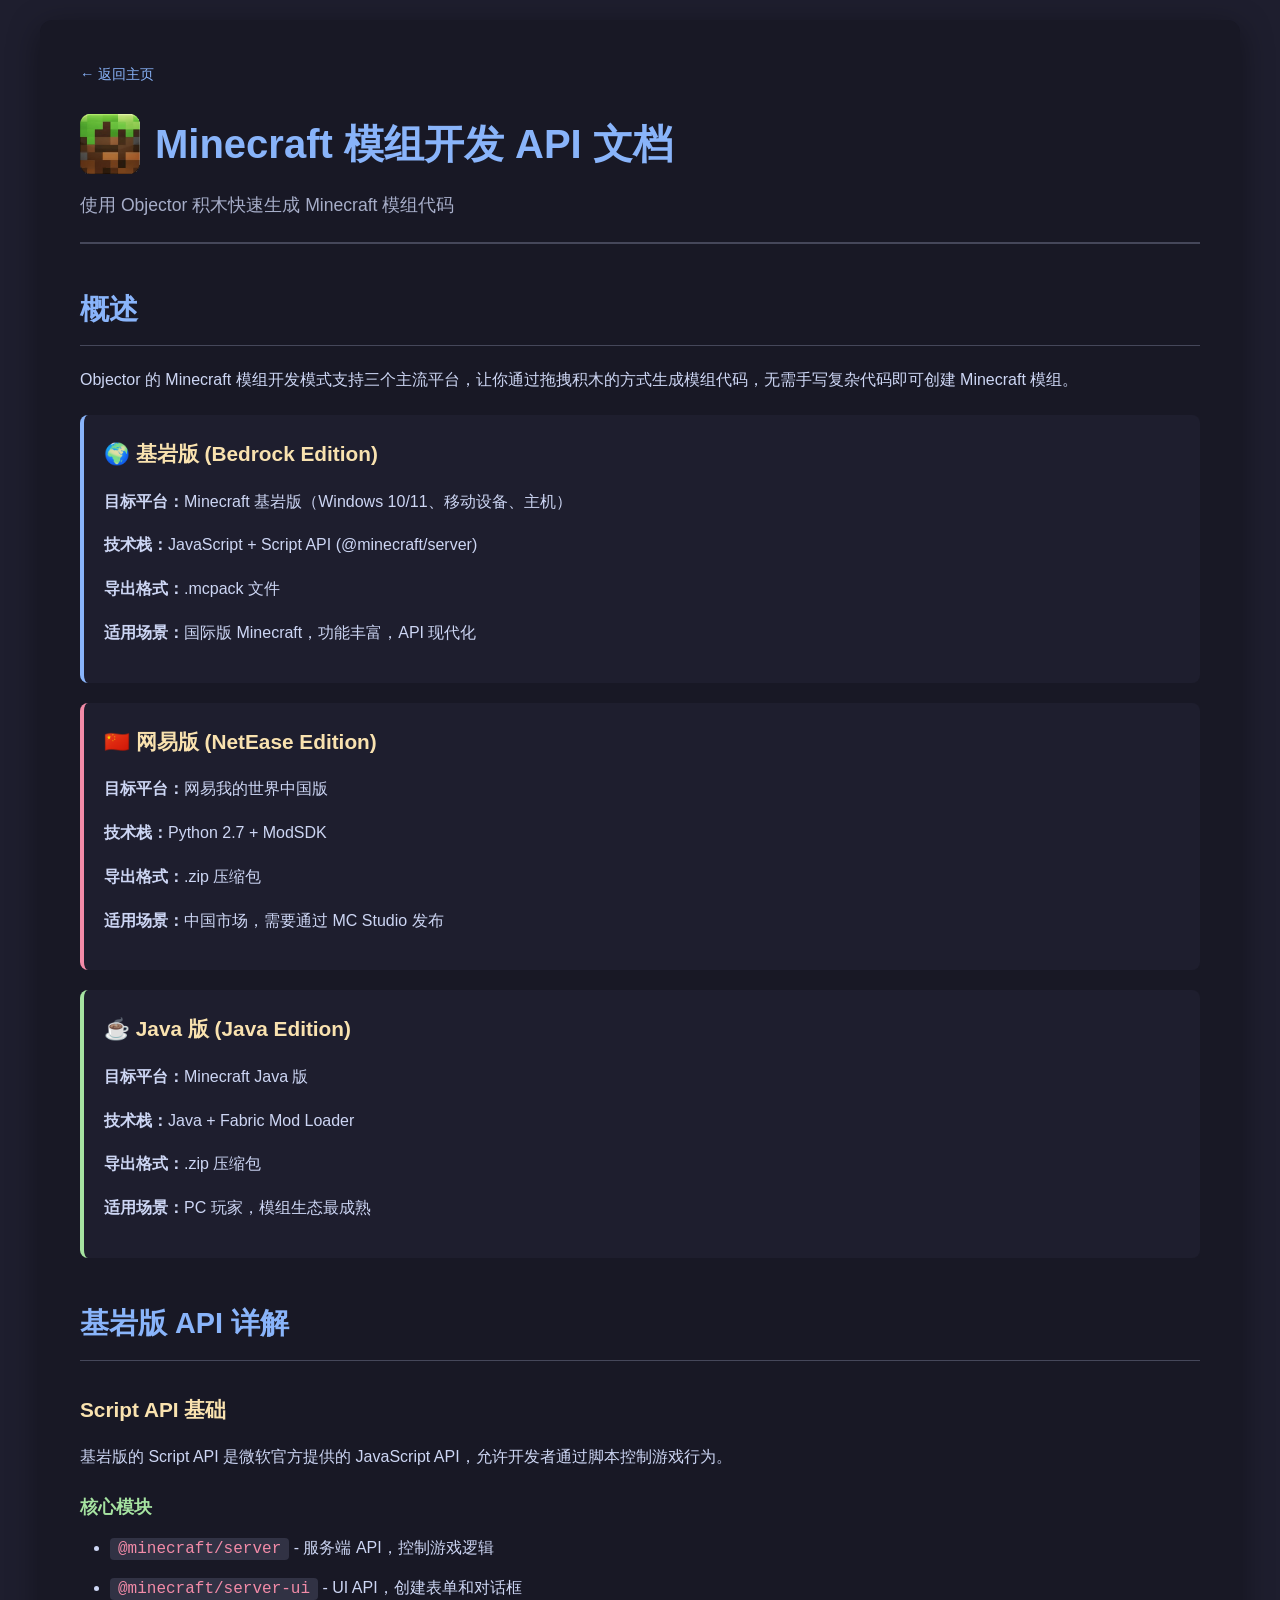
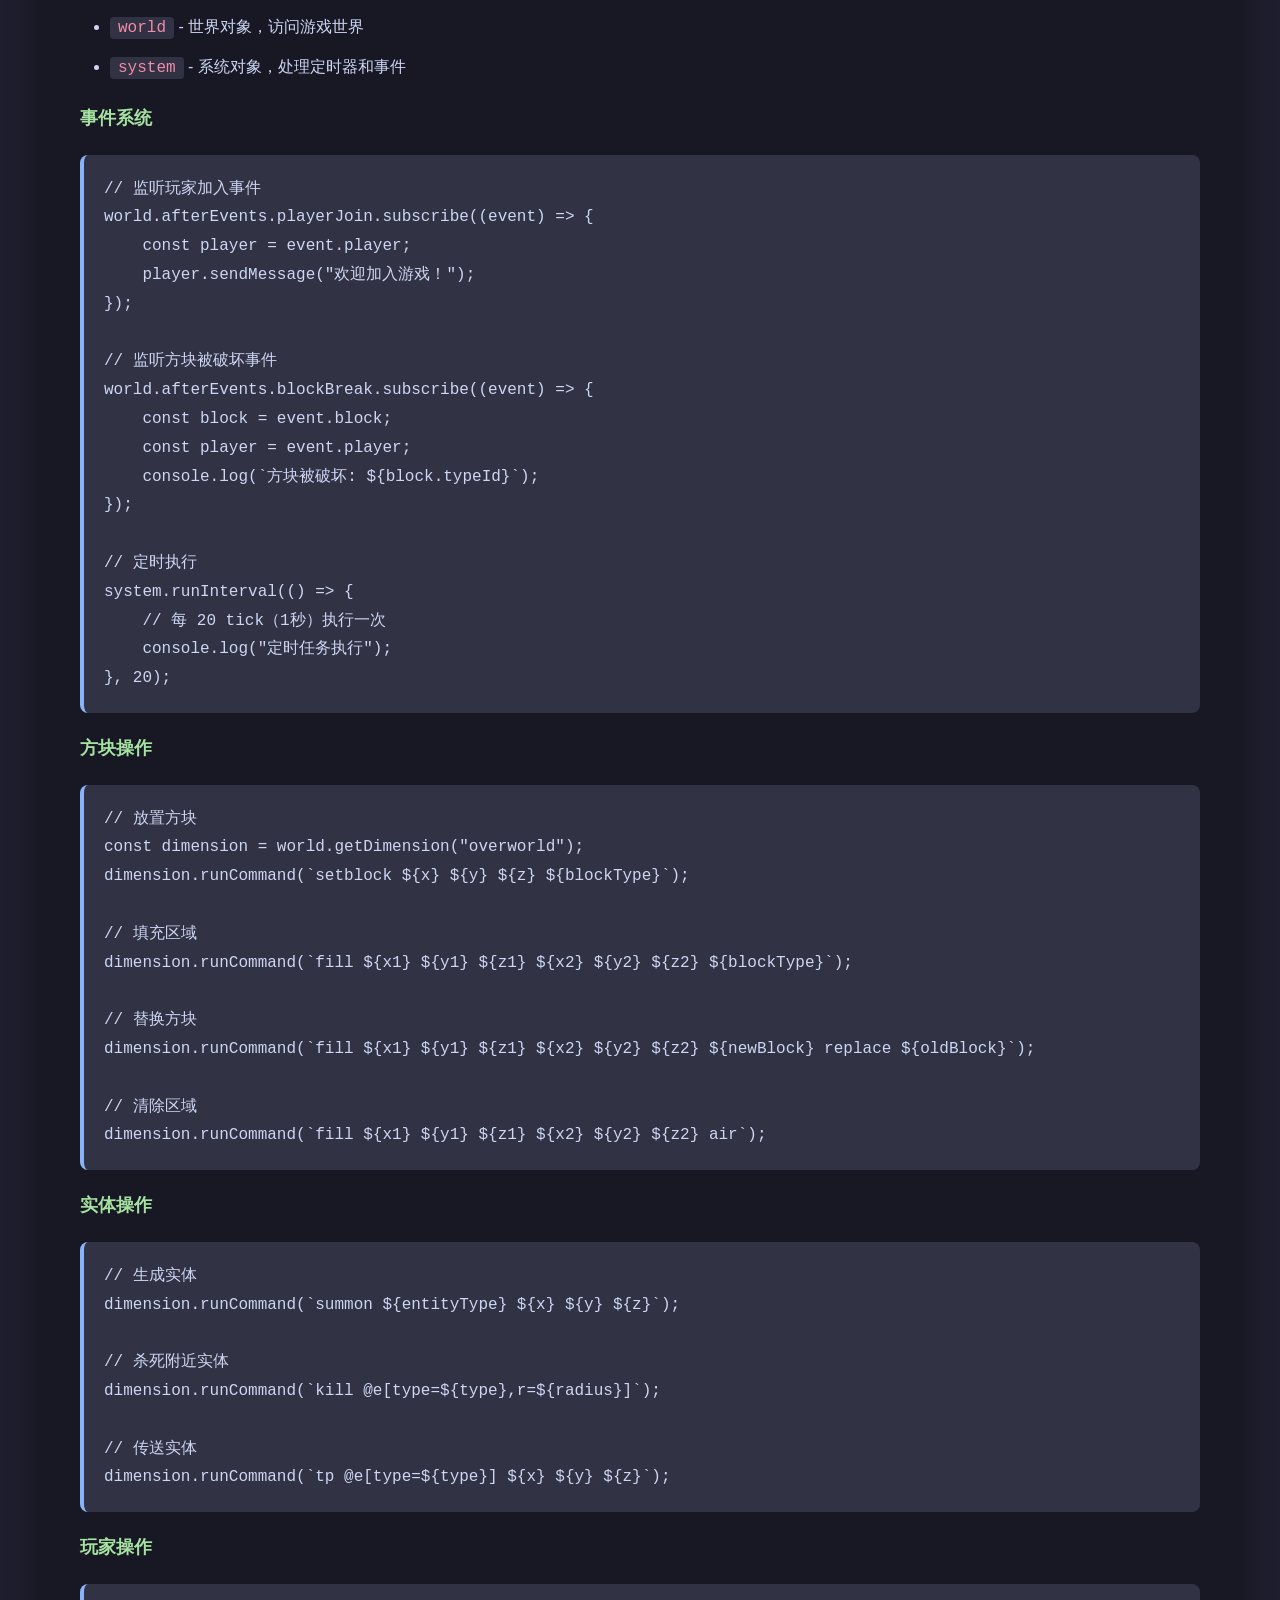
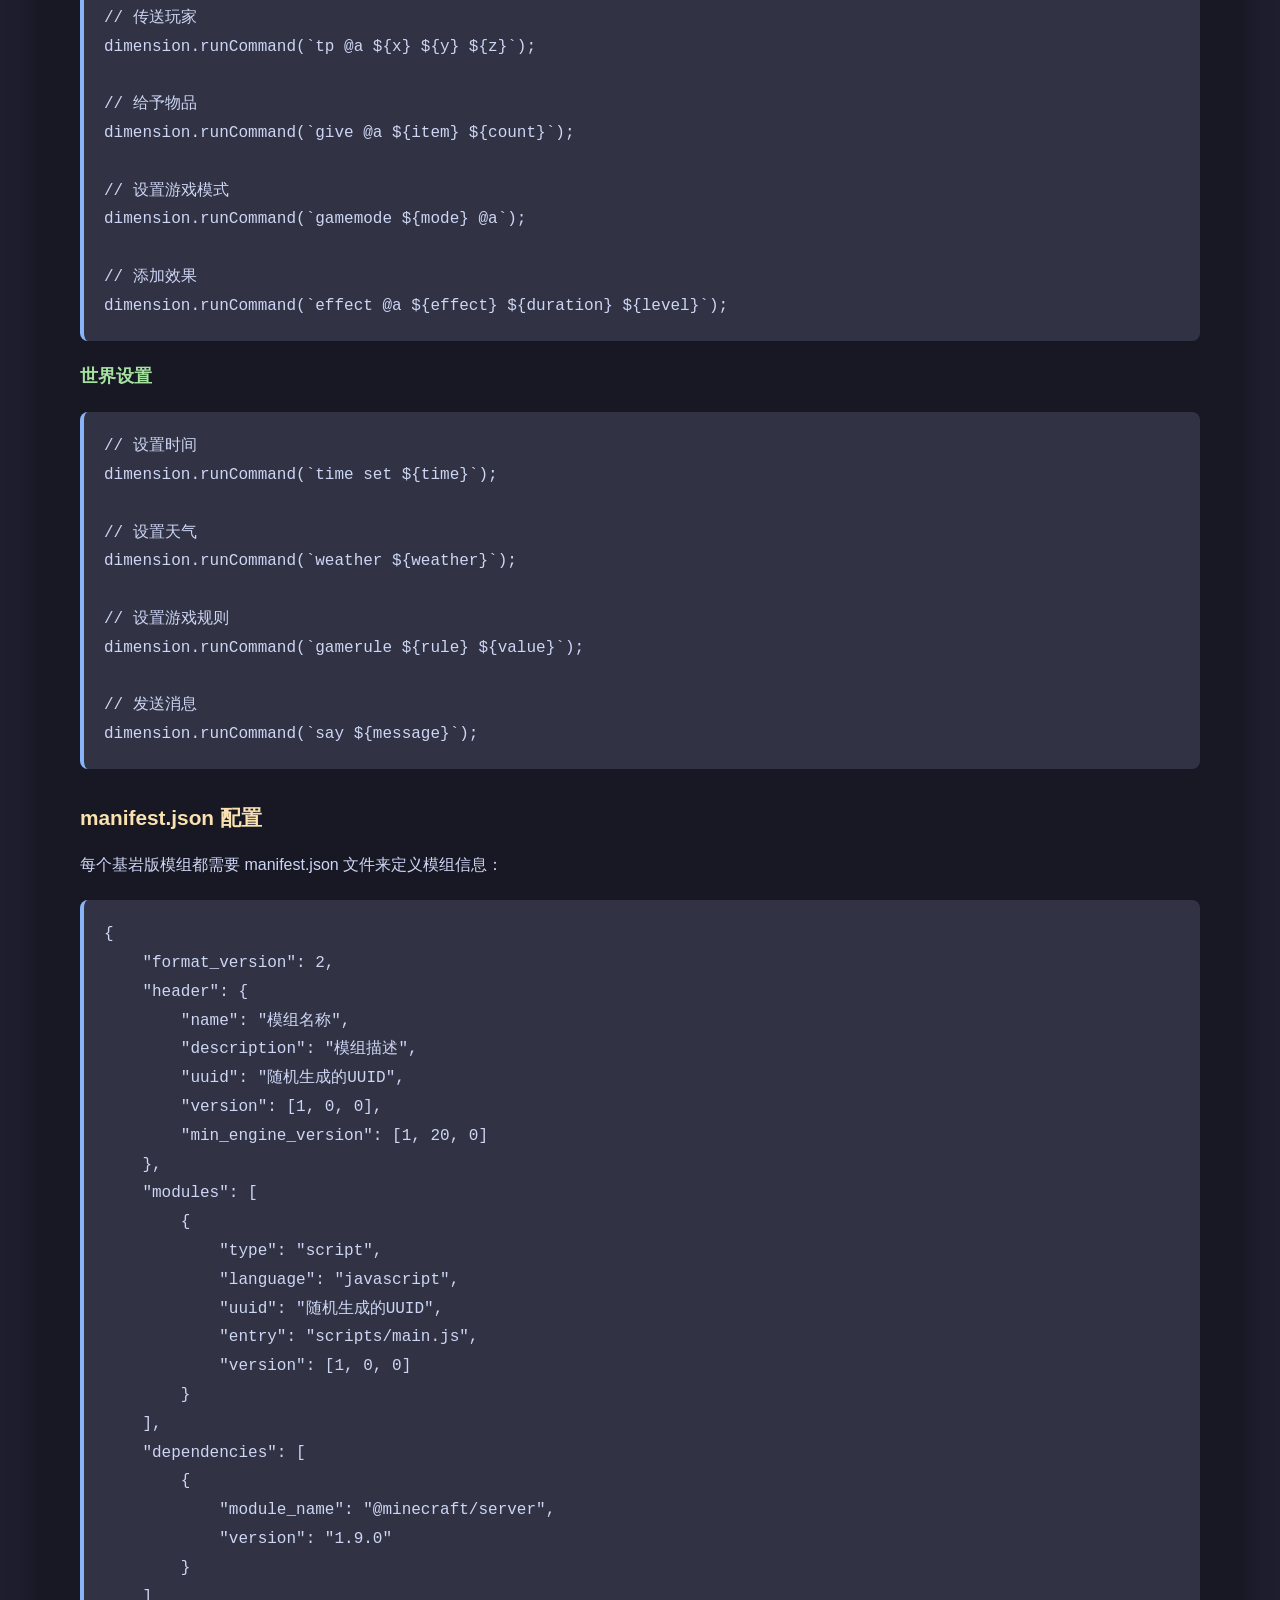
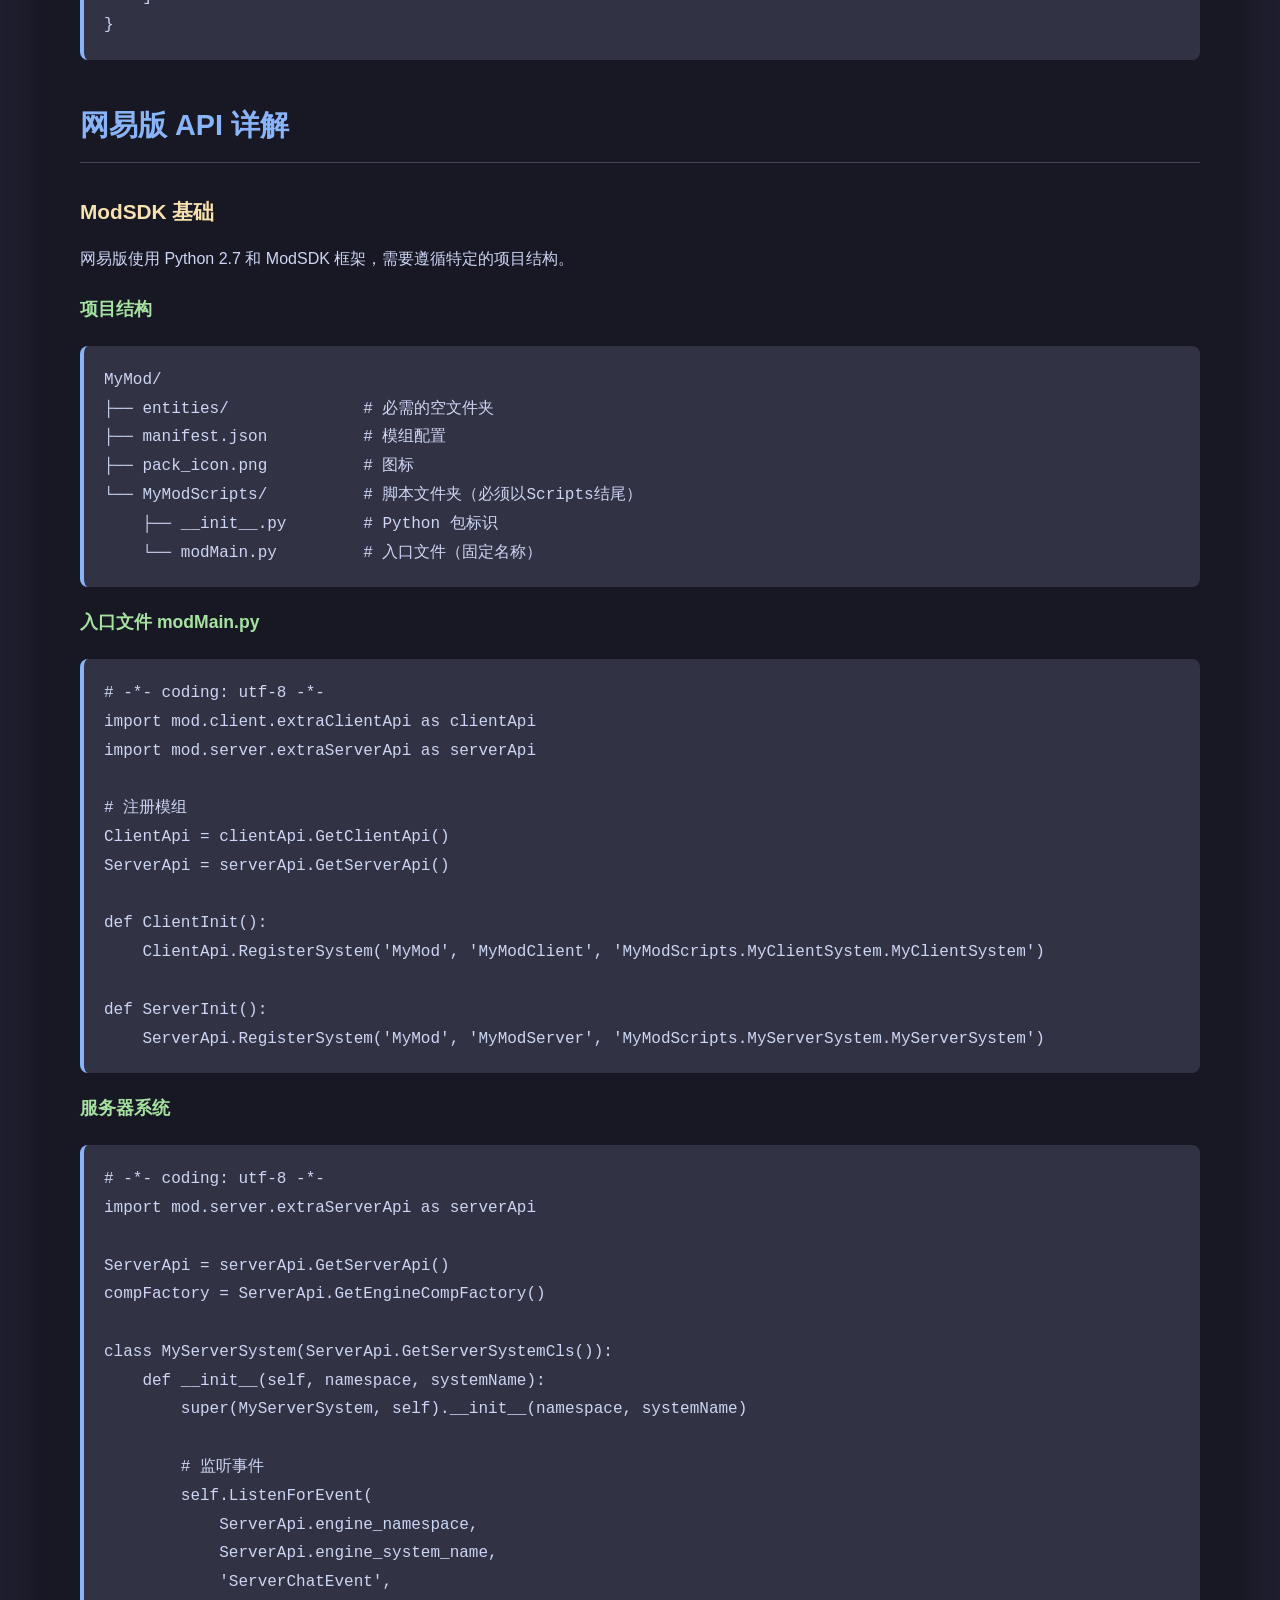
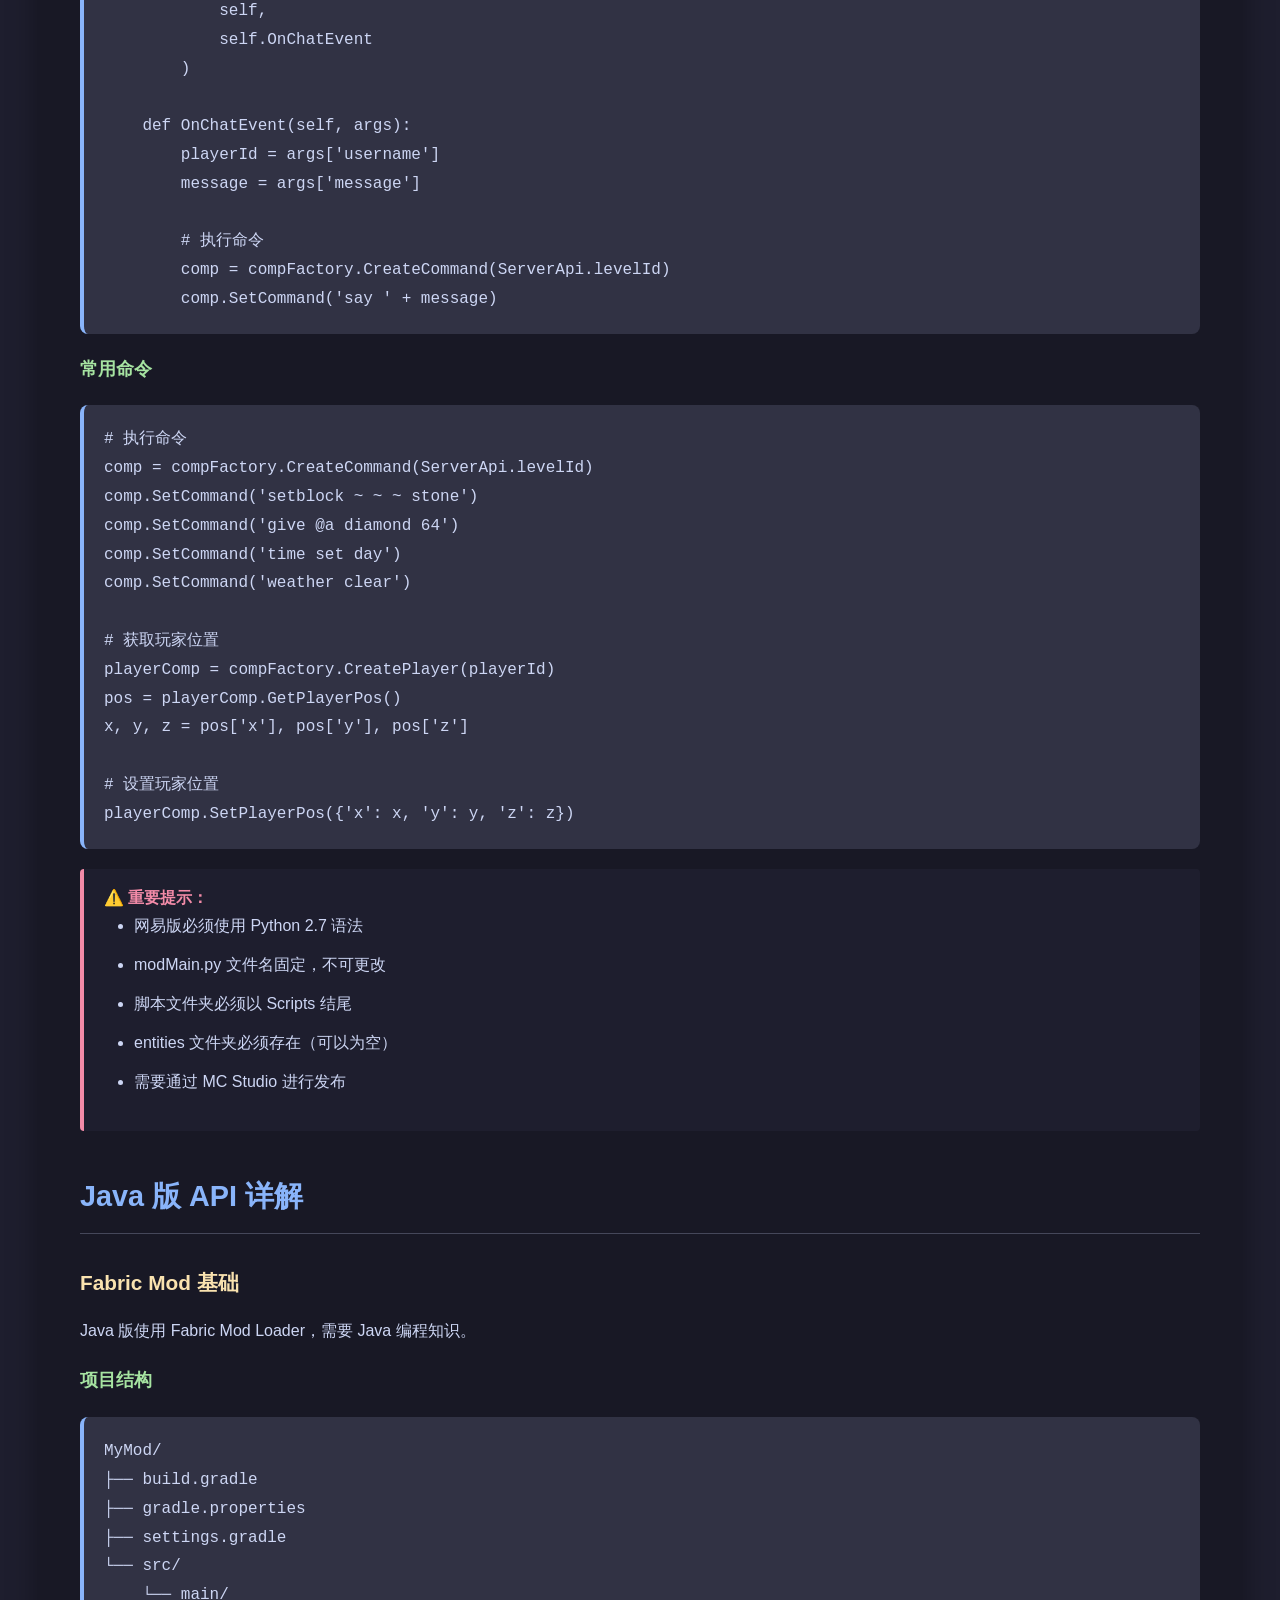
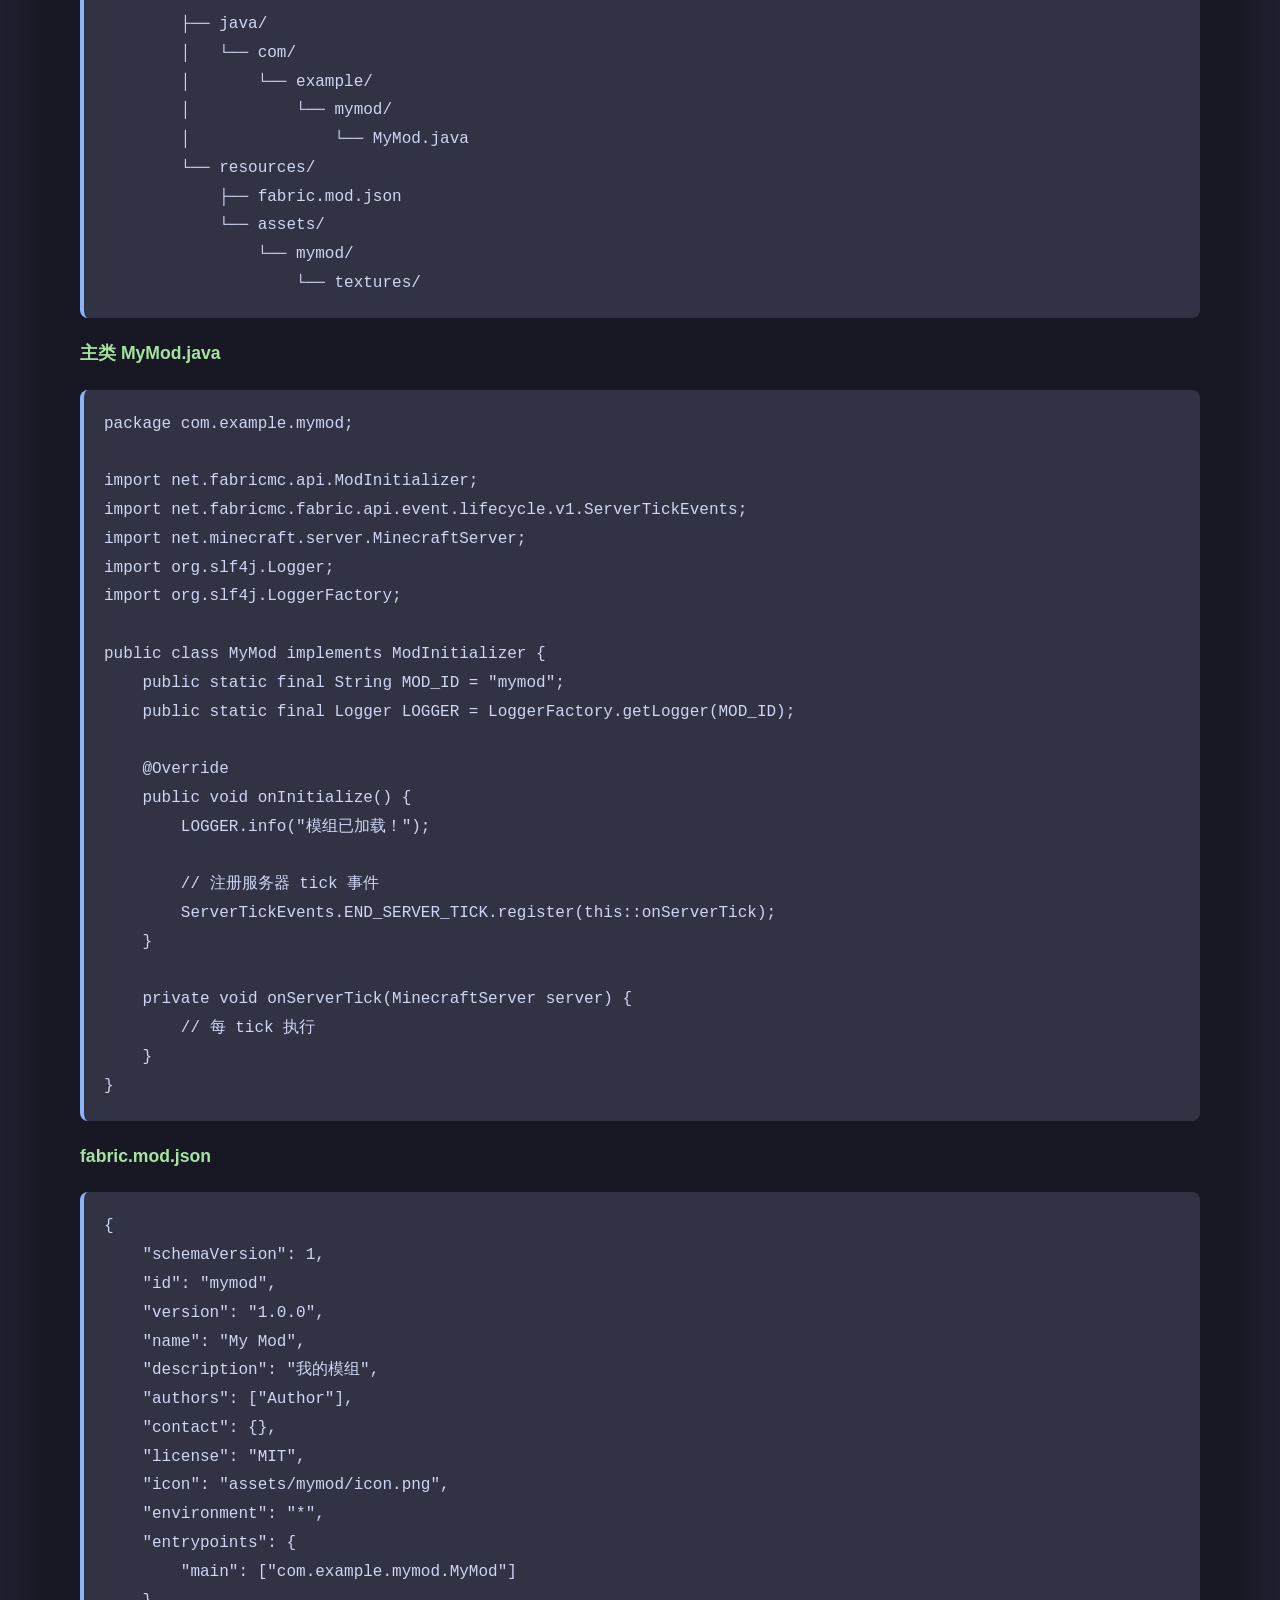
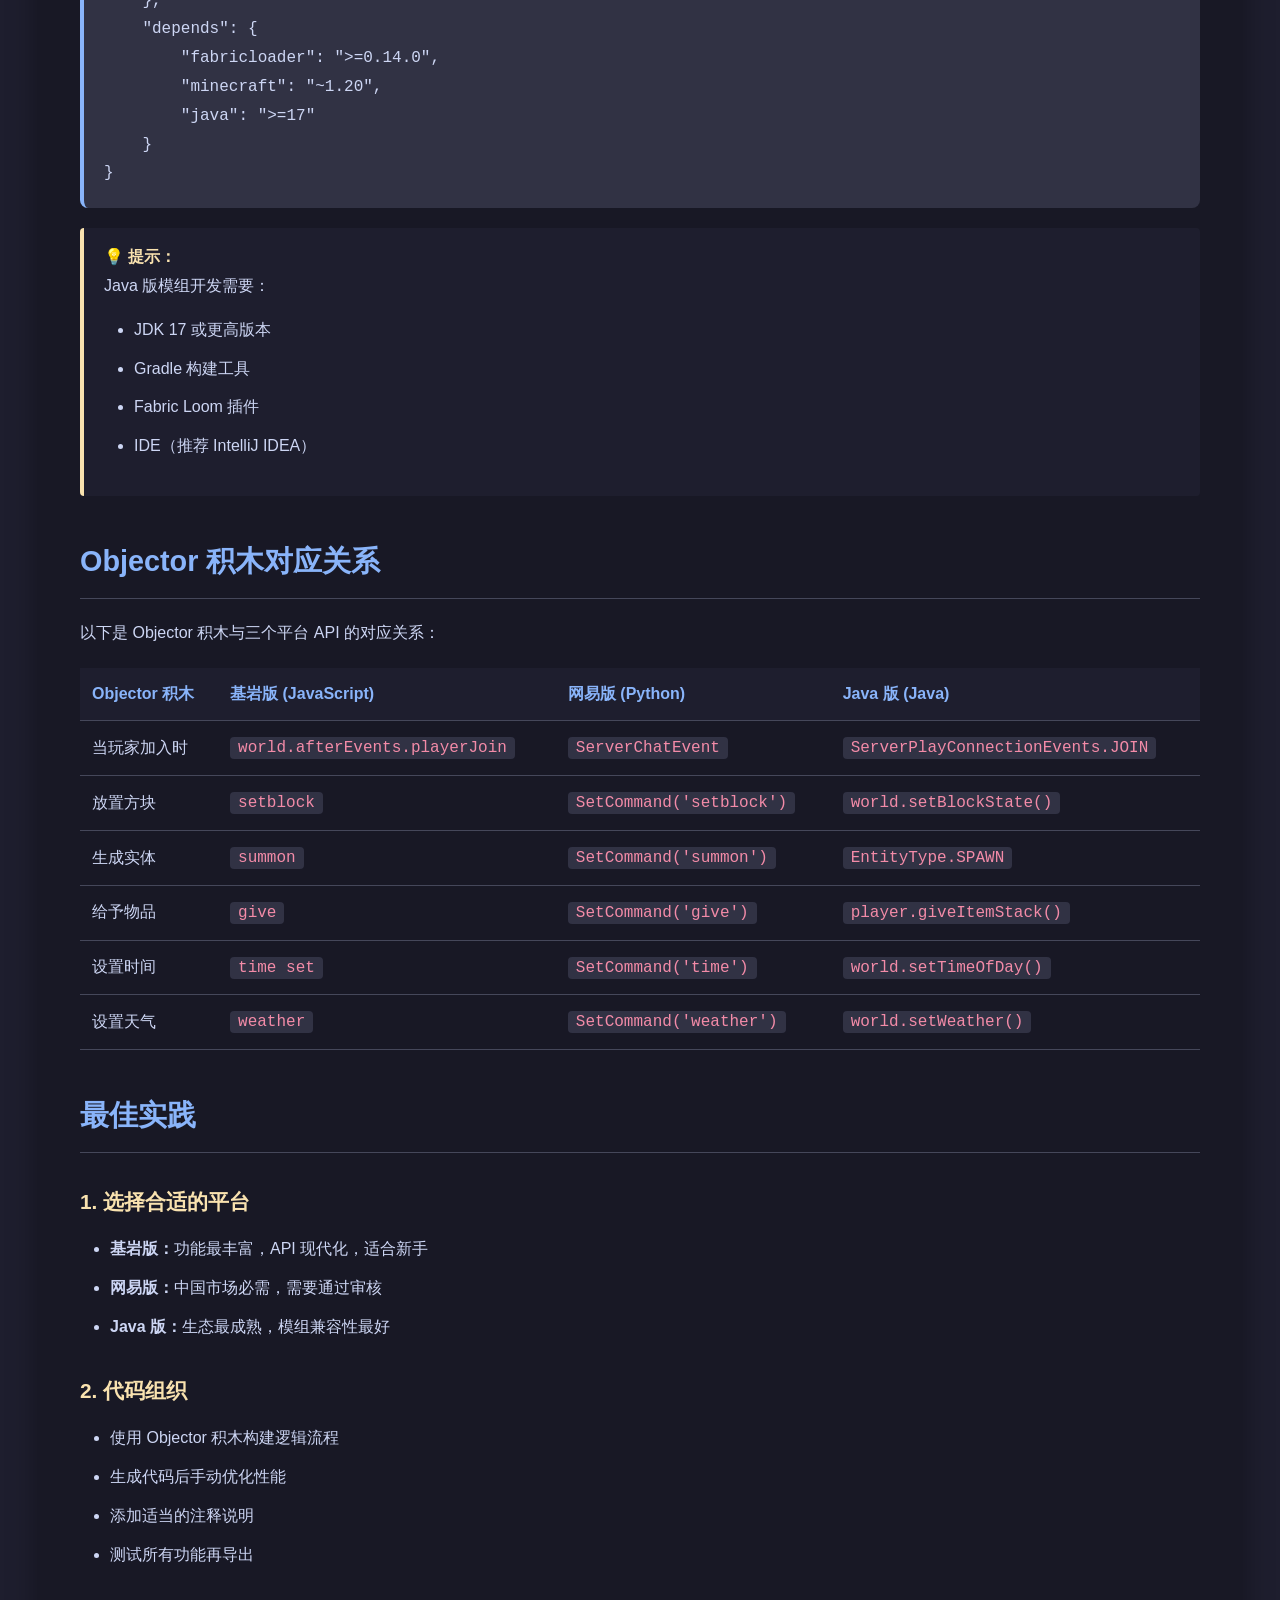
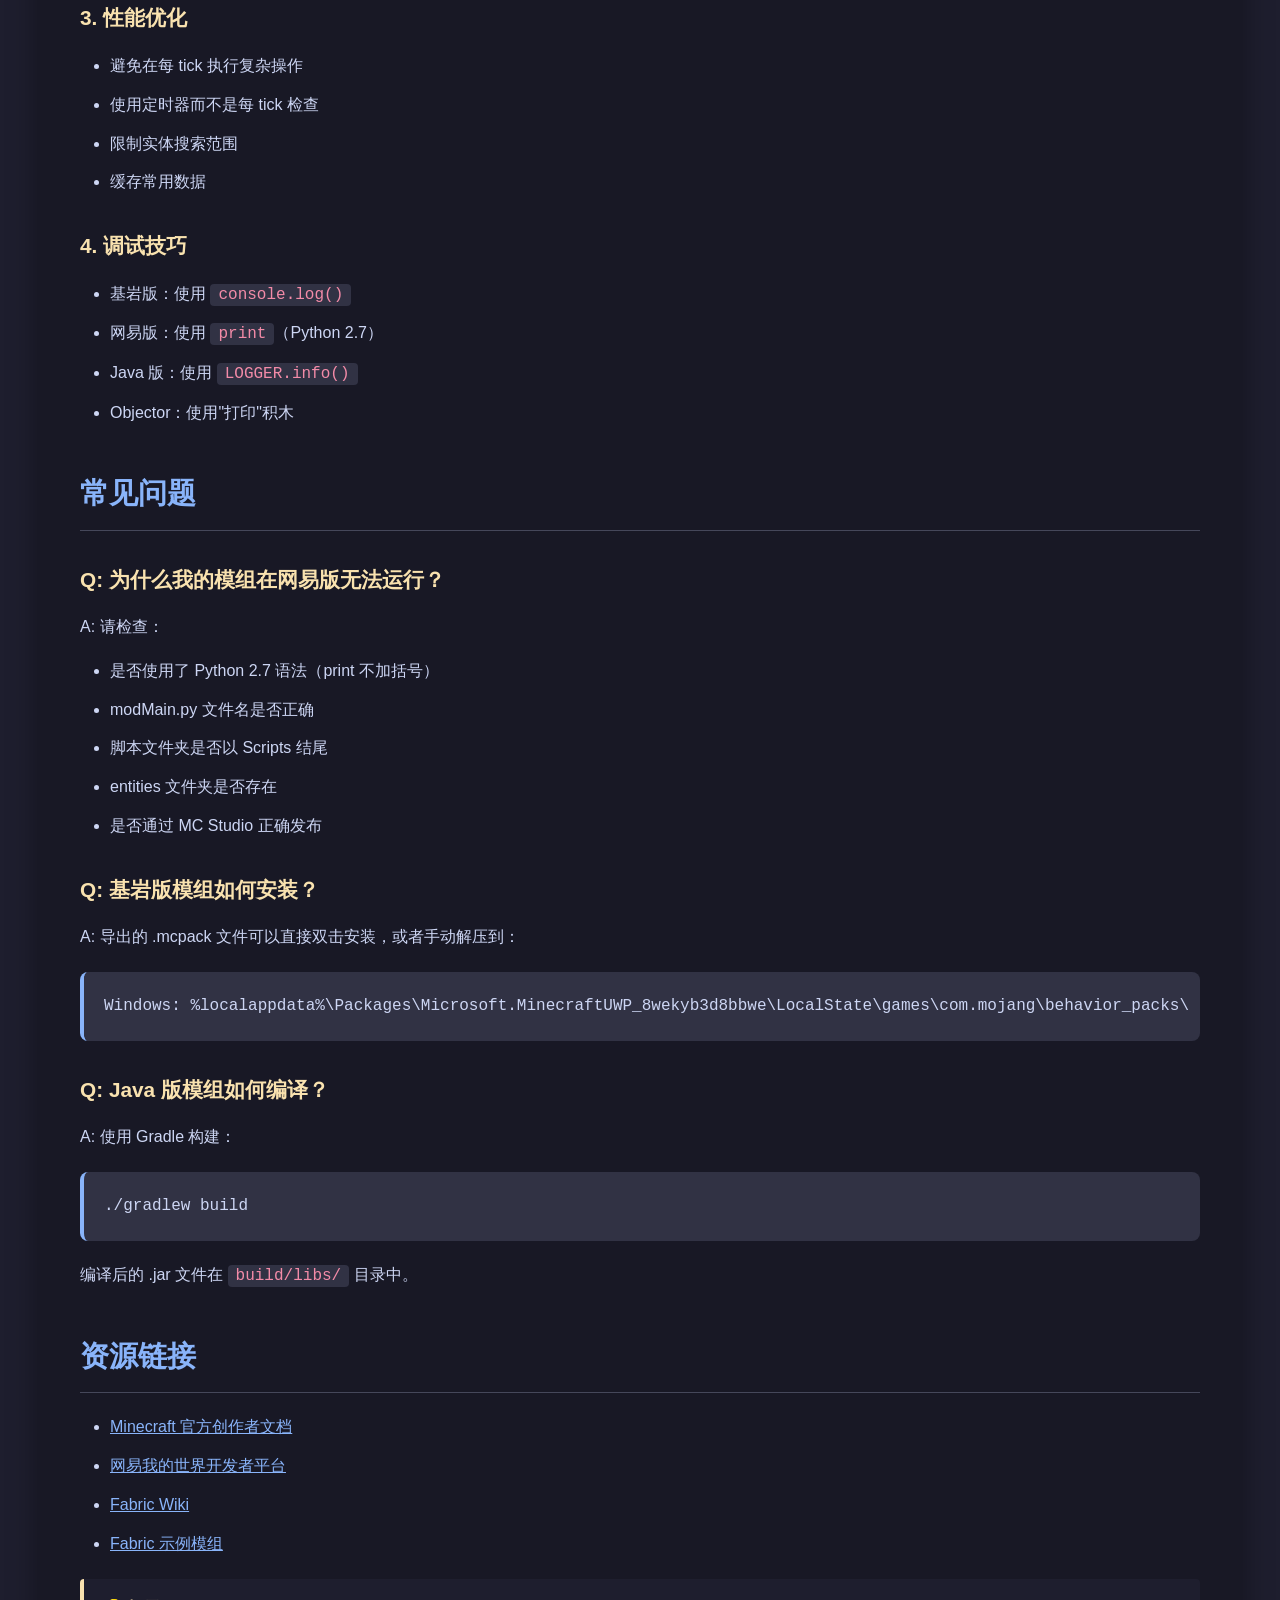
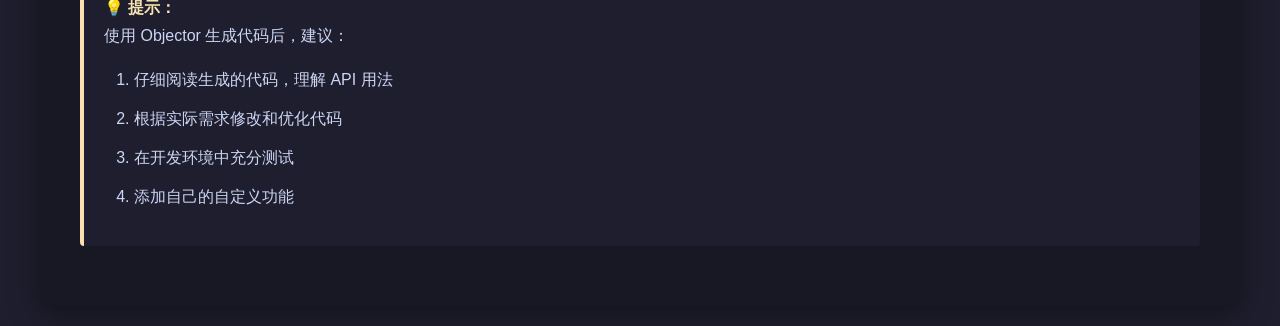
<file: minecraft-api/index.html>
<!DOCTYPE html>
<html lang="zh-CN">
<head>
    <meta charset="UTF-8">
    <meta name="viewport" content="width=device-width, initial-scale=1.0">
    <title>Minecraft 模组开发 API 文档 - Objector</title>
    <style>
        * {
            margin: 0;
            padding: 0;
            box-sizing: border-box;
        }
        body {
            font-family: 'Segoe UI', 'Microsoft YaHei', sans-serif;
            background: #1e1e2e;
            color: #cdd6f4;
            line-height: 1.8;
            padding: 20px;
        }
        .container {
            max-width: 1200px;
            margin: 0 auto;
            background: #181825;
            border-radius: 12px;
            padding: 40px;
            box-shadow: 0 8px 32px rgba(0,0,0,0.4);
        }
        h1 {
            color: #89b4fa;
            font-size: 2.5em;
            margin-bottom: 10px;
            display: flex;
            align-items: center;
            gap: 15px;
        }
        h1 img {
            width: 60px;
            height: 60px;
            object-fit: contain;
        }
        .subtitle {
            color: #a6adc8;
            font-size: 1.1em;
            margin-bottom: 40px;
            padding-bottom: 20px;
            border-bottom: 2px solid #45475a;
        }
        h2 {
            color: #89b4fa;
            font-size: 1.8em;
            margin-top: 40px;
            margin-bottom: 20px;
            padding-bottom: 10px;
            border-bottom: 1px solid #45475a;
        }
        h3 {
            color: #f9e2af;
            font-size: 1.3em;
            margin-top: 30px;
            margin-bottom: 15px;
        }
        h4 {
            color: #a6e3a1;
            font-size: 1.1em;
            margin-top: 20px;
            margin-bottom: 10px;
        }
        p {
            margin-bottom: 15px;
            color: #cdd6f4;
        }
        ul, ol {
            margin-left: 30px;
            margin-bottom: 20px;
        }
        li {
            margin-bottom: 10px;
            color: #cdd6f4;
        }
        code {
            background: #313244;
            padding: 2px 8px;
            border-radius: 4px;
            font-family: 'Consolas', 'Courier New', monospace;
            color: #f38ba8;
        }
        pre {
            background: #313244;
            padding: 20px;
            border-radius: 8px;
            overflow-x: auto;
            margin: 20px 0;
            border-left: 4px solid #89b4fa;
        }
        pre code {
            background: none;
            padding: 0;
            color: #cdd6f4;
        }
        .platform-card {
            background: #1e1e2e;
            border-radius: 8px;
            padding: 20px;
            margin: 20px 0;
            border-left: 4px solid #89b4fa;
        }
        .platform-card.bedrock {
            border-left-color: #89b4fa;
        }
        .platform-card.netease {
            border-left-color: #f38ba8;
        }
        .platform-card.java {
            border-left-color: #a6e3a1;
        }
        .platform-card h3 {
            margin-top: 0;
        }
        .tip {
            background: #1e1e2e;
            border-left: 4px solid #f9e2af;
            padding: 15px 20px;
            margin: 20px 0;
            border-radius: 4px;
        }
        .tip strong {
            color: #f9e2af;
        }
        .warning {
            background: #1e1e2e;
            border-left: 4px solid #f38ba8;
            padding: 15px 20px;
            margin: 20px 0;
            border-radius: 4px;
        }
        .warning strong {
            color: #f38ba8;
        }
        .back-link {
            display: inline-block;
            margin-bottom: 20px;
            color: #89b4fa;
            text-decoration: none;
            font-size: 0.9em;
        }
        .back-link:hover {
            text-decoration: underline;
        }
        table {
            width: 100%;
            border-collapse: collapse;
            margin: 20px 0;
        }
        th, td {
            padding: 12px;
            text-align: left;
            border-bottom: 1px solid #45475a;
        }
        th {
            background: #1e1e2e;
            color: #89b4fa;
            font-weight: 600;
        }
        td {
            color: #cdd6f4;
        }
        tr:hover td {
            background: #1e1e2e;
        }
    </style>
</head>
<body>
    <div class="container">
        <a href="../index.html" class="back-link">← 返回主页</a>
        
        <h1>
            <img src="../我的世界.png" alt="Minecraft">
            Minecraft 模组开发 API 文档
        </h1>
        <p class="subtitle">使用 Objector 积木快速生成 Minecraft 模组代码</p>

        <h2>概述</h2>
        <p>Objector 的 Minecraft 模组开发模式支持三个主流平台，让你通过拖拽积木的方式生成模组代码，无需手写复杂代码即可创建 Minecraft 模组。</p>

        <div class="platform-card bedrock">
            <h3>🌍 基岩版 (Bedrock Edition)</h3>
            <p><strong>目标平台：</strong>Minecraft 基岩版（Windows 10/11、移动设备、主机）</p>
            <p><strong>技术栈：</strong>JavaScript + Script API (@minecraft/server)</p>
            <p><strong>导出格式：</strong>.mcpack 文件</p>
            <p><strong>适用场景：</strong>国际版 Minecraft，功能丰富，API 现代化</p>
        </div>

        <div class="platform-card netease">
            <h3>🇨🇳 网易版 (NetEase Edition)</h3>
            <p><strong>目标平台：</strong>网易我的世界中国版</p>
            <p><strong>技术栈：</strong>Python 2.7 + ModSDK</p>
            <p><strong>导出格式：</strong>.zip 压缩包</p>
            <p><strong>适用场景：</strong>中国市场，需要通过 MC Studio 发布</p>
        </div>

        <div class="platform-card java">
            <h3>☕ Java 版 (Java Edition)</h3>
            <p><strong>目标平台：</strong>Minecraft Java 版</p>
            <p><strong>技术栈：</strong>Java + Fabric Mod Loader</p>
            <p><strong>导出格式：</strong>.zip 压缩包</p>
            <p><strong>适用场景：</strong>PC 玩家，模组生态最成熟</p>
        </div>

        <h2>基岩版 API 详解</h2>
        
        <h3>Script API 基础</h3>
        <p>基岩版的 Script API 是微软官方提供的 JavaScript API，允许开发者通过脚本控制游戏行为。</p>

        <h4>核心模块</h4>
        <ul>
            <li><code>@minecraft/server</code> - 服务端 API，控制游戏逻辑</li>
            <li><code>@minecraft/server-ui</code> - UI API，创建表单和对话框</li>
            <li><code>world</code> - 世界对象，访问游戏世界</li>
            <li><code>system</code> - 系统对象，处理定时器和事件</li>
        </ul>

        <h4>事件系统</h4>
        <pre><code>// 监听玩家加入事件
world.afterEvents.playerJoin.subscribe((event) => {
    const player = event.player;
    player.sendMessage("欢迎加入游戏！");
});

// 监听方块被破坏事件
world.afterEvents.blockBreak.subscribe((event) => {
    const block = event.block;
    const player = event.player;
    console.log(`方块被破坏: ${block.typeId}`);
});

// 定时执行
system.runInterval(() => {
    // 每 20 tick（1秒）执行一次
    console.log("定时任务执行");
}, 20);</code></pre>

        <h4>方块操作</h4>
        <pre><code>// 放置方块
const dimension = world.getDimension("overworld");
dimension.runCommand(`setblock ${x} ${y} ${z} ${blockType}`);

// 填充区域
dimension.runCommand(`fill ${x1} ${y1} ${z1} ${x2} ${y2} ${z2} ${blockType}`);

// 替换方块
dimension.runCommand(`fill ${x1} ${y1} ${z1} ${x2} ${y2} ${z2} ${newBlock} replace ${oldBlock}`);

// 清除区域
dimension.runCommand(`fill ${x1} ${y1} ${z1} ${x2} ${y2} ${z2} air`);</code></pre>

        <h4>实体操作</h4>
        <pre><code>// 生成实体
dimension.runCommand(`summon ${entityType} ${x} ${y} ${z}`);

// 杀死附近实体
dimension.runCommand(`kill @e[type=${type},r=${radius}]`);

// 传送实体
dimension.runCommand(`tp @e[type=${type}] ${x} ${y} ${z}`);</code></pre>

        <h4>玩家操作</h4>
        <pre><code>// 传送玩家
dimension.runCommand(`tp @a ${x} ${y} ${z}`);

// 给予物品
dimension.runCommand(`give @a ${item} ${count}`);

// 设置游戏模式
dimension.runCommand(`gamemode ${mode} @a`);

// 添加效果
dimension.runCommand(`effect @a ${effect} ${duration} ${level}`);</code></pre>

        <h4>世界设置</h4>
        <pre><code>// 设置时间
dimension.runCommand(`time set ${time}`);

// 设置天气
dimension.runCommand(`weather ${weather}`);

// 设置游戏规则
dimension.runCommand(`gamerule ${rule} ${value}`);

// 发送消息
dimension.runCommand(`say ${message}`);</code></pre>

        <h3>manifest.json 配置</h3>
        <p>每个基岩版模组都需要 manifest.json 文件来定义模组信息：</p>
        <pre><code>{
    "format_version": 2,
    "header": {
        "name": "模组名称",
        "description": "模组描述",
        "uuid": "随机生成的UUID",
        "version": [1, 0, 0],
        "min_engine_version": [1, 20, 0]
    },
    "modules": [
        {
            "type": "script",
            "language": "javascript",
            "uuid": "随机生成的UUID",
            "entry": "scripts/main.js",
            "version": [1, 0, 0]
        }
    ],
    "dependencies": [
        {
            "module_name": "@minecraft/server",
            "version": "1.9.0"
        }
    ]
}</code></pre>

        <h2>网易版 API 详解</h2>

        <h3>ModSDK 基础</h3>
        <p>网易版使用 Python 2.7 和 ModSDK 框架，需要遵循特定的项目结构。</p>

        <h4>项目结构</h4>
        <pre><code>MyMod/
├── entities/              # 必需的空文件夹
├── manifest.json          # 模组配置
├── pack_icon.png          # 图标
└── MyModScripts/          # 脚本文件夹（必须以Scripts结尾）
    ├── __init__.py        # Python 包标识
    └── modMain.py         # 入口文件（固定名称）</code></pre>

        <h4>入口文件 modMain.py</h4>
        <pre><code># -*- coding: utf-8 -*-
import mod.client.extraClientApi as clientApi
import mod.server.extraServerApi as serverApi

# 注册模组
ClientApi = clientApi.GetClientApi()
ServerApi = serverApi.GetServerApi()

def ClientInit():
    ClientApi.RegisterSystem('MyMod', 'MyModClient', 'MyModScripts.MyClientSystem.MyClientSystem')

def ServerInit():
    ServerApi.RegisterSystem('MyMod', 'MyModServer', 'MyModScripts.MyServerSystem.MyServerSystem')</code></pre>

        <h4>服务器系统</h4>
        <pre><code># -*- coding: utf-8 -*-
import mod.server.extraServerApi as serverApi

ServerApi = serverApi.GetServerApi()
compFactory = ServerApi.GetEngineCompFactory()

class MyServerSystem(ServerApi.GetServerSystemCls()):
    def __init__(self, namespace, systemName):
        super(MyServerSystem, self).__init__(namespace, systemName)
        
        # 监听事件
        self.ListenForEvent(
            ServerApi.engine_namespace,
            ServerApi.engine_system_name,
            'ServerChatEvent',
            self,
            self.OnChatEvent
        )
    
    def OnChatEvent(self, args):
        playerId = args['username']
        message = args['message']
        
        # 执行命令
        comp = compFactory.CreateCommand(ServerApi.levelId)
        comp.SetCommand('say ' + message)</code></pre>

        <h4>常用命令</h4>
        <pre><code># 执行命令
comp = compFactory.CreateCommand(ServerApi.levelId)
comp.SetCommand('setblock ~ ~ ~ stone')
comp.SetCommand('give @a diamond 64')
comp.SetCommand('time set day')
comp.SetCommand('weather clear')

# 获取玩家位置
playerComp = compFactory.CreatePlayer(playerId)
pos = playerComp.GetPlayerPos()
x, y, z = pos['x'], pos['y'], pos['z']

# 设置玩家位置
playerComp.SetPlayerPos({'x': x, 'y': y, 'z': z})</code></pre>

        <div class="warning">
            <strong>⚠️ 重要提示：</strong>
            <ul>
                <li>网易版必须使用 Python 2.7 语法</li>
                <li>modMain.py 文件名固定，不可更改</li>
                <li>脚本文件夹必须以 Scripts 结尾</li>
                <li>entities 文件夹必须存在（可以为空）</li>
                <li>需要通过 MC Studio 进行发布</li>
            </ul>
        </div>

        <h2>Java 版 API 详解</h2>

        <h3>Fabric Mod 基础</h3>
        <p>Java 版使用 Fabric Mod Loader，需要 Java 编程知识。</p>

        <h4>项目结构</h4>
        <pre><code>MyMod/
├── build.gradle
├── gradle.properties
├── settings.gradle
└── src/
    └── main/
        ├── java/
        │   └── com/
        │       └── example/
        │           └── mymod/
        │               └── MyMod.java
        └── resources/
            ├── fabric.mod.json
            └── assets/
                └── mymod/
                    └── textures/</code></pre>

        <h4>主类 MyMod.java</h4>
        <pre><code>package com.example.mymod;

import net.fabricmc.api.ModInitializer;
import net.fabricmc.fabric.api.event.lifecycle.v1.ServerTickEvents;
import net.minecraft.server.MinecraftServer;
import org.slf4j.Logger;
import org.slf4j.LoggerFactory;

public class MyMod implements ModInitializer {
    public static final String MOD_ID = "mymod";
    public static final Logger LOGGER = LoggerFactory.getLogger(MOD_ID);

    @Override
    public void onInitialize() {
        LOGGER.info("模组已加载！");
        
        // 注册服务器 tick 事件
        ServerTickEvents.END_SERVER_TICK.register(this::onServerTick);
    }
    
    private void onServerTick(MinecraftServer server) {
        // 每 tick 执行
    }
}</code></pre>

        <h4>fabric.mod.json</h4>
        <pre><code>{
    "schemaVersion": 1,
    "id": "mymod",
    "version": "1.0.0",
    "name": "My Mod",
    "description": "我的模组",
    "authors": ["Author"],
    "contact": {},
    "license": "MIT",
    "icon": "assets/mymod/icon.png",
    "environment": "*",
    "entrypoints": {
        "main": ["com.example.mymod.MyMod"]
    },
    "depends": {
        "fabricloader": ">=0.14.0",
        "minecraft": "~1.20",
        "java": ">=17"
    }
}</code></pre>

        <div class="tip">
            <strong>💡 提示：</strong>
            <p>Java 版模组开发需要：</p>
            <ul>
                <li>JDK 17 或更高版本</li>
                <li>Gradle 构建工具</li>
                <li>Fabric Loom 插件</li>
                <li>IDE（推荐 IntelliJ IDEA）</li>
            </ul>
        </div>

        <h2>Objector 积木对应关系</h2>
        <p>以下是 Objector 积木与三个平台 API 的对应关系：</p>

        <table>
            <thead>
                <tr>
                    <th>Objector 积木</th>
                    <th>基岩版 (JavaScript)</th>
                    <th>网易版 (Python)</th>
                    <th>Java 版 (Java)</th>
                </tr>
            </thead>
            <tbody>
                <tr>
                    <td>当玩家加入时</td>
                    <td><code>world.afterEvents.playerJoin</code></td>
                    <td><code>ServerChatEvent</code></td>
                    <td><code>ServerPlayConnectionEvents.JOIN</code></td>
                </tr>
                <tr>
                    <td>放置方块</td>
                    <td><code>setblock</code></td>
                    <td><code>SetCommand('setblock')</code></td>
                    <td><code>world.setBlockState()</code></td>
                </tr>
                <tr>
                    <td>生成实体</td>
                    <td><code>summon</code></td>
                    <td><code>SetCommand('summon')</code></td>
                    <td><code>EntityType.SPAWN</code></td>
                </tr>
                <tr>
                    <td>给予物品</td>
                    <td><code>give</code></td>
                    <td><code>SetCommand('give')</code></td>
                    <td><code>player.giveItemStack()</code></td>
                </tr>
                <tr>
                    <td>设置时间</td>
                    <td><code>time set</code></td>
                    <td><code>SetCommand('time')</code></td>
                    <td><code>world.setTimeOfDay()</code></td>
                </tr>
                <tr>
                    <td>设置天气</td>
                    <td><code>weather</code></td>
                    <td><code>SetCommand('weather')</code></td>
                    <td><code>world.setWeather()</code></td>
                </tr>
            </tbody>
        </table>

        <h2>最佳实践</h2>

        <h3>1. 选择合适的平台</h3>
        <ul>
            <li><strong>基岩版：</strong>功能最丰富，API 现代化，适合新手</li>
            <li><strong>网易版：</strong>中国市场必需，需要通过审核</li>
            <li><strong>Java 版：</strong>生态最成熟，模组兼容性最好</li>
        </ul>

        <h3>2. 代码组织</h3>
        <ul>
            <li>使用 Objector 积木构建逻辑流程</li>
            <li>生成代码后手动优化性能</li>
            <li>添加适当的注释说明</li>
            <li>测试所有功能再导出</li>
        </ul>

        <h3>3. 性能优化</h3>
        <ul>
            <li>避免在每 tick 执行复杂操作</li>
            <li>使用定时器而不是每 tick 检查</li>
            <li>限制实体搜索范围</li>
            <li>缓存常用数据</li>
        </ul>

        <h3>4. 调试技巧</h3>
        <ul>
            <li>基岩版：使用 <code>console.log()</code></li>
            <li>网易版：使用 <code>print</code>（Python 2.7）</li>
            <li>Java 版：使用 <code>LOGGER.info()</code></li>
            <li>Objector：使用"打印"积木</li>
        </ul>

        <h2>常见问题</h2>

        <h3>Q: 为什么我的模组在网易版无法运行？</h3>
        <p>A: 请检查：</p>
        <ul>
            <li>是否使用了 Python 2.7 语法（print 不加括号）</li>
            <li>modMain.py 文件名是否正确</li>
            <li>脚本文件夹是否以 Scripts 结尾</li>
            <li>entities 文件夹是否存在</li>
            <li>是否通过 MC Studio 正确发布</li>
        </ul>

        <h3>Q: 基岩版模组如何安装？</h3>
        <p>A: 导出的 .mcpack 文件可以直接双击安装，或者手动解压到：</p>
        <pre><code>Windows: %localappdata%\Packages\Microsoft.MinecraftUWP_8wekyb3d8bbwe\LocalState\games\com.mojang\behavior_packs\</code></pre>

        <h3>Q: Java 版模组如何编译？</h3>
        <p>A: 使用 Gradle 构建：</p>
        <pre><code>./gradlew build</code></pre>
        <p>编译后的 .jar 文件在 <code>build/libs/</code> 目录中。</p>

        <h2>资源链接</h2>
        <ul>
            <li><a href="https://learn.microsoft.com/en-us/minecraft/creator/" style="color: #89b4fa;">Minecraft 官方创作者文档</a></li>
            <li><a href="https://mc.163.com/dev/" style="color: #89b4fa;">网易我的世界开发者平台</a></li>
            <li><a href="https://fabricmc.net/wiki/" style="color: #89b4fa;">Fabric Wiki</a></li>
            <li><a href="https://github.com/FabricMC/fabric-example-mod" style="color: #89b4fa;">Fabric 示例模组</a></li>
        </ul>

        <div class="tip">
            <strong>💡 提示：</strong>
            <p>使用 Objector 生成代码后，建议：</p>
            <ol>
                <li>仔细阅读生成的代码，理解 API 用法</li>
                <li>根据实际需求修改和优化代码</li>
                <li>在开发环境中充分测试</li>
                <li>添加自己的自定义功能</li>
            </ol>
        </div>
    </div>
</body>
</html>
</file>
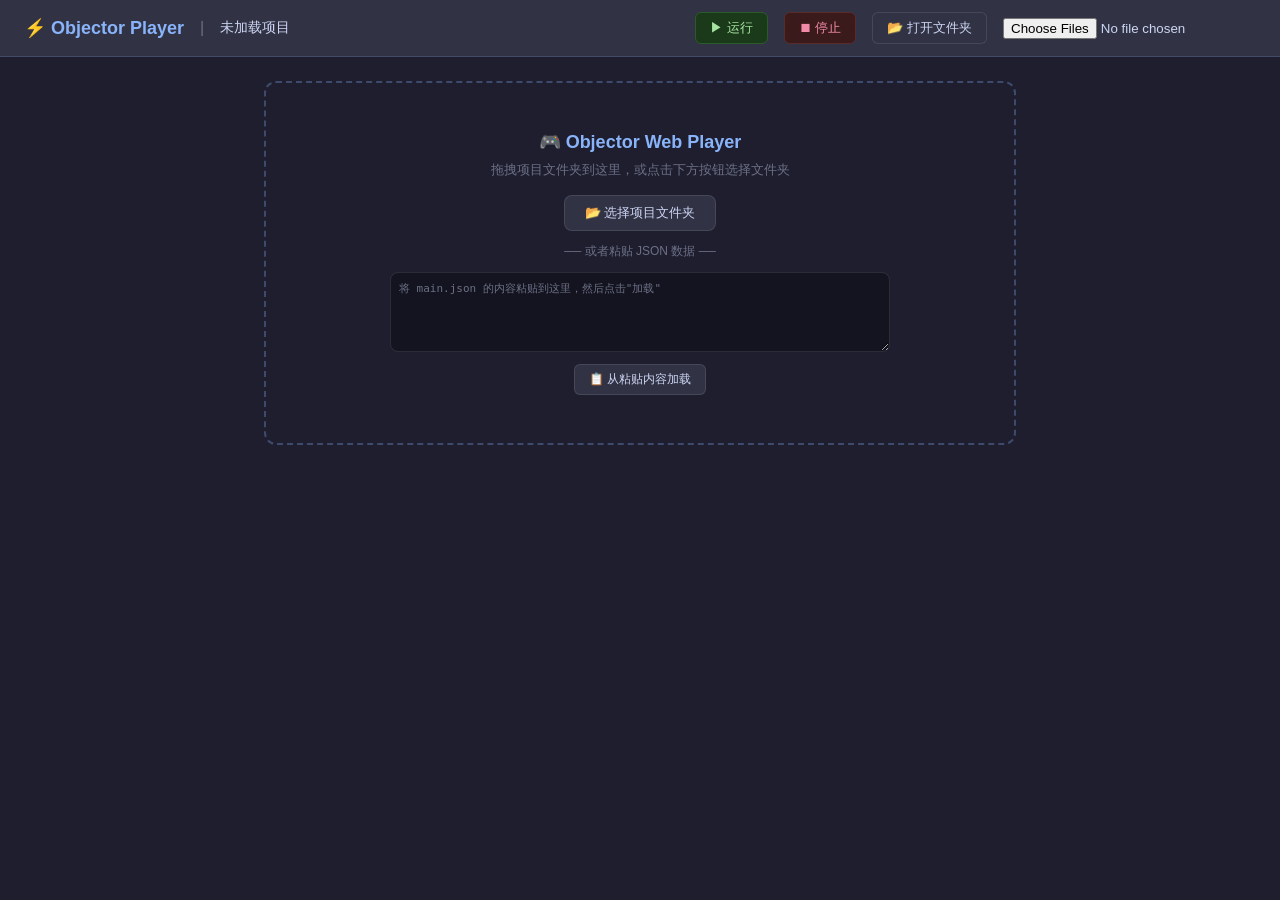
<file: Web-Player/index.html>
<!DOCTYPE html>
<html lang="zh-CN">
<head>
  <meta charset="UTF-8" />
  <meta name="viewport" content="width=device-width, initial-scale=1.0">
  <title>Objector Web Player</title>
  <style>
    * { margin:0; padding:0; box-sizing:border-box; }
    :root {
      --bg:#1e1e2e; --surface:#313244; --text:#cdd6f4; --accent:#89b4fa;
      --green:#a6e3a1; --red:#f38ba8; --muted:#6c7086;
    }
    body { background:var(--bg); color:var(--text); font-family:'Segoe UI','Microsoft YaHei',sans-serif; min-height:100vh; display:flex; flex-direction:column; align-items:center; }
    header { width:100%; background:var(--surface); padding:12px 24px; display:flex; align-items:center; gap:16px; border-bottom:1px solid rgba(137,180,250,.2); }
    header .logo { font-size:18px; font-weight:700; color:var(--accent); }
    header .sep { color:var(--muted); }
    header .project-name { font-size:14px; color:var(--text); }
    header .spacer { flex:1; }
    header button { background:var(--surface); color:var(--text); border:1px solid rgba(255,255,255,.1); border-radius:6px; padding:6px 14px; cursor:pointer; font-size:13px; transition:all .2s; }
    header button:hover { background:rgba(255,255,255,.1); border-color:var(--accent); }
    header .run-btn { background:#1a3a1a; color:var(--green); border-color:#2d5a2d; }
    header .run-btn:hover { background:#2d5a2d; }
    header .stop-btn { background:#3a1a1a; color:var(--red); border-color:#5a2d2d; }
    header .stop-btn:hover { background:#5a2d2d; }

    .main-area { flex:1; display:flex; flex-direction:column; align-items:center; padding:24px; gap:16px; width:100%; max-width:800px; }

    /* Load zone */
    .load-zone { width:100%; border:2px dashed rgba(137,180,250,.3); border-radius:12px; padding:48px 24px; text-align:center; transition:all .3s; cursor:pointer; }
    .load-zone:hover, .load-zone.drag-over { border-color:var(--accent); background:rgba(137,180,250,.05); }
    .load-zone h2 { font-size:18px; color:var(--accent); margin-bottom:8px; }
    .load-zone p { font-size:13px; color:var(--muted); margin-bottom:16px; }
    .load-zone .or { color:var(--muted); margin:12px 0; font-size:12px; }
    .load-zone input[type="file"] { display:none; }
    .load-zone .browse-btn { display:inline-block; background:var(--surface); color:var(--text); border:1px solid rgba(255,255,255,.1); border-radius:8px; padding:8px 20px; cursor:pointer; font-size:13px; }
    .load-zone .browse-btn:hover { border-color:var(--accent); }
    .load-zone textarea { width:100%; max-width:500px; height:80px; background:rgba(0,0,0,.3); border:1px solid rgba(255,255,255,.1); border-radius:8px; color:var(--text); padding:8px; font-family:'Cascadia Code','Consolas',monospace; font-size:11px; resize:vertical; }
    .load-zone textarea::placeholder { color:var(--muted); }
    .load-zone .paste-btn { display:inline-block; background:var(--surface); color:var(--text); border:1px solid rgba(255,255,255,.1); border-radius:6px; padding:6px 14px; cursor:pointer; font-size:12px; margin-top:8px; }

    /* Stage */
    .stage-container { display:none; flex-direction:column; align-items:center; gap:12px; width:100%; }
    .stage-container.visible { display:flex; }
    #stage { background:#fff; border-radius:8px; box-shadow:0 8px 32px rgba(0,0,0,.5); cursor:crosshair; }
    #output { color:var(--text); font-family:'Cascadia Code','Consolas',monospace; font-size:12px; width:100%; max-width:480px; height:140px; overflow-y:auto; background:rgba(0,0,0,.3); border-radius:8px; padding:10px; white-space:pre-wrap; border:1px solid rgba(255,255,255,.05); }
    .status-bar { font-size:12px; color:var(--muted); width:100%; max-width:480px; display:flex; justify-content:space-between; }
  </style>
</head>
<body>
  <header>
    <span class="logo">⚡ Objector Player</span>
    <span class="sep">|</span>
    <span class="project-name" id="project-name">未加载项目</span>
    <span class="spacer"></span>
    <button class="run-btn" id="btn-run" onclick="startRun()" disabled>▶ 运行</button>
    <button class="stop-btn" id="btn-stop" onclick="stopRun()" disabled>⏹ 停止</button>
    <button onclick="document.getElementById('file-input').click()">📂 打开文件夹</button>
    <input type="file" id="file-input" webkitdirectory directory multiple />
  </header>

  <div class="main-area">
    <!-- Load Zone -->
    <div class="load-zone" id="load-zone">
      <h2>🎮 Objector Web Player</h2>
      <p>拖拽项目文件夹到这里，或点击下方按钮选择文件夹</p>
      <label class="browse-btn" for="file-input">📂 选择项目文件夹</label>
      <input type="file" id="file-input-2" webkitdirectory directory multiple style="display:none" />
      <div class="or">── 或者粘贴 JSON 数据 ──</div>
      <textarea id="paste-area" placeholder='将 main.json 的内容粘贴到这里，然后点击"加载"'></textarea>
      <br/>
      <button class="paste-btn" onclick="loadFromPaste()">📋 从粘贴内容加载</button>
    </div>

    <!-- Stage -->
    <div class="stage-container" id="stage-container">
      <canvas id="stage" width="480" height="360"></canvas>
      <div class="status-bar">
        <span id="status-text">就绪</span>
        <span id="block-count">积木: 0</span>
      </div>
      <div id="output"></div>
    </div>
  </div>

<script>
// ===== Objector Web Player Runtime =====
const STAGE_W = 480, STAGE_H = 360;
const canvas = document.getElementById('stage');
const ctx = canvas.getContext('2d');
const outputEl = document.getElementById('output');
const statusEl = document.getElementById('status-text');
const blockCountEl = document.getElementById('block-count');

let running = false, stopRequested = false;
let globalVars = {};
let dynamicFunctions = {};
let sprites = [];
let blocks = {};
let timers = [];
let keyHandler = null;
let mouseX = 0, mouseY = 0, mouseDown = false;
let pressedKeys = {};
let broadcastListeners = [];
let classes = {};
let output = [];
let turboMode = 0;
let projectName = '未命名项目';

// ===== File Loading =====
const loadZone = document.getElementById('load-zone');
const stageContainer = document.getElementById('stage-container');

// Drag & Drop - 支持文件夹拖拽
loadZone.addEventListener('dragover', e => { e.preventDefault(); loadZone.classList.add('drag-over'); });
loadZone.addEventListener('dragleave', () => loadZone.classList.remove('drag-over'));
loadZone.addEventListener('drop', async e => {
  e.preventDefault();
  loadZone.classList.remove('drag-over');
  
  // 尝试使用 webkitGetAsEntry 读取文件夹内容
  const items = e.dataTransfer.items;
  if (items && items.length > 0) {
    const entry = items[0].webkitGetAsEntry && items[0].webkitGetAsEntry();
    if (entry && entry.isDirectory) {
      // 读取文件夹内容
      const reader = entry.createReader();
      const allFiles = [];
      const readBatch = () => new Promise((resolve) => {
        reader.readEntries((entries) => {
          if (entries.length === 0) { resolve(); return; }
          const filePromises = entries.filter(e => e.isFile).map(e => new Promise(r => e.file(f => r(f))));
          Promise.all(filePromises).then(files => { allFiles.push(...files); resolve(); });
        });
      });
      await readBatch(); // 可能需要多次读取
      await readBatch();
      if (allFiles.length > 0) {
        handleFiles(allFiles);
        return;
      }
    }
  }
  // fallback: 使用普通文件列表
  handleFiles(e.dataTransfer.files);
});

// File inputs
document.getElementById('file-input').addEventListener('change', e => handleFiles(e.target.files));
document.getElementById('file-input-2').addEventListener('change', e => handleFiles(e.target.files));

async function handleFiles(fileList) {
  const files = Array.from(fileList);
  let blocksData = null;
  let projectData = null;
  let folderName = '';

  // 提取文件夹名称（从第一个文件的 webkitRelativePath 中获取）
  if (files.length > 0 && files[0].webkitRelativePath) {
    folderName = files[0].webkitRelativePath.split('/')[0];
  }

  // 优先查找 main.json 或 project.json
  const mainFile = files.find(f => f.name === 'main.json');
  const projectFile = files.find(f => f.name === 'project.json');
  
  // 先读取 project.json（如果有）
  if (projectFile) {
    try {
      const text = await projectFile.text();
      projectData = JSON.parse(text);
    } catch (e) {
      console.warn('Failed to parse project.json', e);
    }
  }
  
  // 再读取 main.json（积木数据）
  if (mainFile) {
    try {
      const text = await mainFile.text();
      blocksData = JSON.parse(text);
    } catch (e) {
      console.warn('Failed to parse main.json', e);
    }
  }
  
  // 如果没有找到标准文件，尝试解析第一个 JSON 文件
  if (!blocksData && !projectData) {
    for (const file of files) {
      if (!file.name.endsWith('.json')) continue;
      try {
        const text = await file.text();
        const json = JSON.parse(text);
        if (json && typeof json === 'object' && !Array.isArray(json)) {
          const vals = Object.values(json);
          if (vals.length > 0 && vals[0] && vals[0].type) {
            blocksData = json;
            break;
          }
        }
      } catch (e) {
        console.warn('Failed to parse', file.name, e);
      }
    }
  }

  if (!blocksData && !projectData) {
    alert('无法解析项目。请确保文件夹中包含 main.json 或 project.json 文件。');
    return;
  }

  loadProject(blocksData, projectData, folderName);
}

function loadFromPaste() {
  const text = document.getElementById('paste-area').value.trim();
  if (!text) { alert('请先粘贴 JSON 数据'); return; }
  try {
    const json = JSON.parse(text);
    loadProject(json, null, '粘贴项目');
  } catch (e) {
    alert('JSON 解析失败: ' + e.message);
  }
}

function loadProject(blocksData, projectData, folderName) {
  blocks = blocksData || {};
  sprites = [];

  // 设置项目名称
  if (projectData && projectData.name) {
    projectName = projectData.name;
  } else if (folderName) {
    projectName = folderName;
  }
  document.getElementById('project-name').textContent = projectName;

  if (projectData) {
    if (projectData.sprites) {
      sprites = projectData.sprites;
    }
    if (projectData.stageWidth) canvas.width = projectData.stageWidth;
    if (projectData.stageHeight) canvas.height = projectData.stageHeight;
  }

  // Init sprites
  sprites.forEach(s => {
    s.x = s.x || 0; s.y = s.y || 0;
    s.direction = s.direction || 90;
    s.size = s.size || 100;
    s.visible = s.visible !== false;
    s.sayText = ''; s.sayTimer = null;
    s.vx = 0; s.vy = 0;
    s.rotationStyle = 'allAround';
    s._posHistory = [];
    s.image = null;
    if (s.costumePath) {
      const img = new Image();
      img.onload = () => { s.image = img; renderFrame(); };
      img.src = s.costumePath;
    }
  });

  if (sprites.length === 0) {
    sprites.push({ name:'Sprite1', x:0, y:0, direction:90, size:100, visible:true, sayText:'', vx:0, vy:0, rotationStyle:'allAround', color:'#89b4fa', image:null, _posHistory:[] });
  }

  // Show stage
  loadZone.style.display = 'none';
  stageContainer.classList.add('visible');
  document.getElementById('project-name').textContent = projectName;
  document.getElementById('btn-run').disabled = false;
  blockCountEl.textContent = '积木: ' + Object.keys(blocks).length;
  outputEl.textContent = '';
  output = [];

  renderFrame();
  statusEl.textContent = '项目已加载，点击 ▶ 运行';
}

// ===== Mouse tracking =====
canvas.addEventListener('mousemove', e => {
  const r = canvas.getBoundingClientRect();
  mouseX = Math.round((e.clientX - r.left) / r.width * STAGE_W - STAGE_W/2);
  mouseY = Math.round((e.clientY - r.top) / r.height * STAGE_H - STAGE_H/2);
});
canvas.addEventListener('mousedown', () => { mouseDown = true; });
canvas.addEventListener('mouseup', () => { mouseDown = false; });

function log(msg) {
  output.push(String(msg));
  outputEl.textContent = output.join('\n');
  outputEl.scrollTop = outputEl.scrollHeight;
}
function delay(ms) {
  if (turboMode > 0) return Promise.resolve();
  return new Promise(r => setTimeout(r, ms));
}
function getActiveSprite() { return sprites[0]; }
function getActiveSpriteIdx() { return 0; }
function setSpritePos(idx, x, y) { sprites[idx].x = x; sprites[idx].y = y; }
function setSpriteDir(idx, d) { sprites[idx].direction = ((d - 90) % 360 + 360) % 360 + 90; }
function rotateSprite(idx, d) { sprites[idx].direction += d; }
function moveSprite(idx, steps) {
  const s = sprites[idx]; if (!s) return;
  const rad = (s.direction - 90) * Math.PI / 180;
  s.x += steps * Math.cos(rad);
  s.y += steps * Math.sin(rad);
}
function setSpriteVisible(idx, v) { sprites[idx].visible = v; }
function setSpriteSay(idx, text) { sprites[idx].sayText = text; }
function setSpriteSize(idx, sz) { sprites[idx].size = sz; }
function changeSpriteSize(idx, n) { sprites[idx].size += n; }
function bounceSprite(idx) {
  const s = sprites[idx]; if (!s) return;
  const hw = STAGE_W/2, hh = STAGE_H/2;
  if (s.x < -hw || s.x > hw) s.direction = 180 - s.direction;
  if (s.y < -hh || s.y > hh) s.direction = -s.direction;
}
function pointTowards(idx, tx, ty) {
  const s = sprites[idx]; if (!s) return;
  const dx = tx - s.x, dy = ty - s.y;
  s.direction = Math.atan2(dy, dx) * 180 / Math.PI + 90;
}
function moveTowards(idx, tx, ty, steps) {
  const s = sprites[idx]; if (!s) return;
  const dx = tx - s.x, dy = ty - s.y;
  const dist = Math.sqrt(dx*dx + dy*dy);
  if (dist < 1) return;
  s.x += (dx/dist) * steps;
  s.y += (dy/dist) * steps;
}
function getDistanceToPoint(idx, tx, ty) {
  const s = sprites[idx]; if (!s) return 0;
  return Math.sqrt((tx-s.x)**2 + (ty-s.y)**2);
}
function getDirectionToPoint(idx, tx, ty) {
  const s = sprites[idx]; if (!s) return 0;
  return Math.atan2(ty - s.y, tx - s.x) * 180 / Math.PI + 90;
}
function isTouchingEdge(idx) {
  const s = sprites[idx]; if (!s) return false;
  const hw = STAGE_W/2, hh = STAGE_H/2;
  return s.x <= -hw || s.x >= hw || s.y <= -hh || s.y >= hh;
}
function clampToStage(idx) {
  const s = sprites[idx]; if (!s) return;
  const hw = STAGE_W/2, hh = STAGE_H/2;
  s.x = Math.max(-hw, Math.min(hw, s.x));
  s.y = Math.max(-hh, Math.min(hh, s.y));
}
function mapKey(key) {
  const map = { ' ':'space','ArrowUp':'up','ArrowDown':'down','ArrowLeft':'left','ArrowRight':'right','Enter':'enter','Shift':'shift','Control':'control','Alt':'alt','Escape':'escape','Tab':'tab','Backspace':'backspace' };
  return map[key] || key.toLowerCase();
}

// ===== Rendering =====
let renderRunning = false;
function renderFrame() {
  ctx.clearRect(0, 0, canvas.width, canvas.height);
  ctx.fillStyle = '#fff';
  ctx.fillRect(0, 0, canvas.width, canvas.height);
  sprites.forEach(s => {
    if (!s.visible) return;
    ctx.save();
    ctx.translate(s.x + canvas.width/2, s.y + canvas.height/2);
    if (s.rotationStyle === 'allAround') ctx.rotate((s.direction - 90) * Math.PI / 180);
    else if (s.rotationStyle === 'leftRight' && s.direction > 180) ctx.scale(-1, 1);
    const sz = s.size / 100;
    ctx.scale(sz, sz);
    if (s.image) {
      ctx.drawImage(s.image, -30, -30, 60, 60);
    } else {
      ctx.fillStyle = s.color || '#89b4fa';
      ctx.beginPath(); ctx.arc(0, 0, 20, 0, Math.PI*2); ctx.fill();
      ctx.fillStyle = '#fff';
      ctx.beginPath(); ctx.moveTo(0, -20); ctx.lineTo(6, -10); ctx.lineTo(-6, -10); ctx.closePath(); ctx.fill();
    }
    ctx.restore();
    if (s.sayText) {
      const bx = s.x + canvas.width/2 + 25, by = s.y + canvas.height/2 - 30;
      ctx.fillStyle = '#fff'; ctx.strokeStyle = '#333'; ctx.lineWidth = 1;
      ctx.font = '12px sans-serif';
      const tw = ctx.measureText(s.sayText).width;
      ctx.beginPath();
      if (ctx.roundRect) ctx.roundRect(bx, by, tw+12, 22, 6);
      else { ctx.rect(bx, by, tw+12, 22); }
      ctx.fill(); ctx.stroke();
      ctx.fillStyle = '#333'; ctx.fillText(s.sayText, bx+6, by+15);
    }
  });
  if (renderRunning) requestAnimationFrame(renderFrame);
}

// ===== Execution Engine =====
async function executeChain(block, scope) {
  let cur = block;
  while (cur && !stopRequested) {
    const r = await executeBlock(cur, scope);
    if (r === '__RETURN__' || r === '__STOP__') return r;
    cur = cur.flowOut ? blocks[cur.flowOut] : null;
  }
}
async function resolveParams(block, scope) {
  const result = {};
  const BLOCK_TYPE_PARAMS = ['block'];
  if (block.params) {
    for (const [k, v] of Object.entries(block.params)) {
      const connId = block.paramConnections && block.paramConnections[k];
      if (connId && blocks[connId]) {
        if (BLOCK_TYPE_PARAMS.includes(k)) {
          result[k] = { __blockRef: connId };
        } else {
          result[k] = await evaluateReporter(blocks[connId], scope);
        }
      } else {
        result[k] = v;
      }
    }
  }
  return result;
}
async function evaluateReporter(block, scope) {
  const p = await resolveParams(block, scope);
  switch(block.type) {
    case 'op_add': return Number(p.a) + Number(p.b);
    case 'op_sub': return Number(p.a) - Number(p.b);
    case 'op_mul': return Number(p.a) * Number(p.b);
    case 'op_div': return Number(p.b) ? Number(p.a) / Number(p.b) : 0;
    case 'op_mod': return Number(p.a) % Number(p.b);
    case 'op_random': return Math.floor(Math.random() * (Number(p.b) - Number(p.a) + 1)) + Number(p.a);
    case 'op_random_float': return Math.random();
    case 'op_pow': return Math.pow(Number(p.a), Number(p.b));
    case 'op_lt': return Number(p.a) < Number(p.b);
    case 'op_gt': return Number(p.a) > Number(p.b);
    case 'op_lte': return Number(p.a) <= Number(p.b);
    case 'op_gte': return Number(p.a) >= Number(p.b);
    case 'op_eq': return p.a == p.b;
    case 'op_neq': return p.a != p.b;
    case 'op_and': return !!p.a && !!p.b;
    case 'op_or': return !!p.a || !!p.b;
    case 'op_not': return !p.a;
    case 'op_join': return String(p.a) + String(p.b);
    case 'op_strlen': return String(p.s).length;
    case 'op_substr': return String(p.s).substring(Number(p.start) - 1, Number(p.end));
    case 'op_str_contains': return String(p.s).includes(String(p.sub));
    case 'op_str_upper': return String(p.s).toUpperCase();
    case 'op_str_lower': return String(p.s).toLowerCase();
    case 'op_str_trim': return String(p.s).trim();
    case 'op_str_repeat': return String(p.s).repeat(Math.max(0, Number(p.n)));
    case 'op_str_replace': return String(p.s).split(String(p.from)).join(String(p.to));
    case 'op_char_at': return String(p.s).charAt(Number(p.n) - 1) || '';
    case 'op_to_number': return Number(p.s) || 0;
    case 'op_to_string': return String(p.n);
    case 'op_min': return Math.min(Number(p.a), Number(p.b));
    case 'op_max': return Math.max(Number(p.a), Number(p.b));
    case 'op_clamp': return Math.min(Math.max(Number(p.n), Number(p.min)), Number(p.max));
    case 'op_lerp': return Number(p.a) + (Number(p.b) - Number(p.a)) * Number(p.t);
    case 'op_pi': return Math.PI;
    case 'op_e': return Math.E;
    case 'op_math': { const n=Number(p.n); const fn=p.fn; if(fn==='abs')return Math.abs(n); if(fn==='floor')return Math.floor(n); if(fn==='ceil')return Math.ceil(n); if(fn==='round')return Math.round(n); if(fn==='sqrt')return Math.sqrt(n); if(fn==='sin')return Math.sin(n); if(fn==='cos')return Math.cos(n); if(fn==='tan')return Math.tan(n); if(fn==='log')return Math.log(n); if(fn==='sign')return Math.sign(n); return n; }
    case 'var_get': {
      if (dynamicFunctions[p.name]) {
        const df = dynamicFunctions[p.name];
        return { __blockRef: df.blockRef, __isFunction: true, __dynamicFn: p.name };
      }
      const fn = findFunction(p.name);
      if (fn) return { __blockRef: fn.id, __isFunction: true };
      return getVar(p.name, scope);
    }
    case 'func_param_get': return getVar(p.name, scope);
    case 'get_x': return getActiveSprite()?.x || 0;
    case 'get_y': return getActiveSprite()?.y || 0;
    case 'get_direction': return getActiveSprite()?.direction || 90;
    case 'get_vx': return getActiveSprite()?.vx || 0;
    case 'get_vy': return getActiveSprite()?.vy || 0;
    case 'get_speed': { const s=getActiveSprite(); return s ? Math.sqrt(s.vx*s.vx+s.vy*s.vy) : 0; }
    case 'sensing_mouse_x': return mouseX;
    case 'sensing_mouse_y': return mouseY;
    case 'sensing_mouse_down': return mouseDown;
    case 'sensing_key_pressed': return !!pressedKeys[p.key];
    case 'sensing_timer': return (Date.now() - window.__timerStart) / 1000;
    case 'sensing_touching_edge': return isTouchingEdge(0);
    case 'sensing_current': { const now=new Date(); switch(p.unit){case'年':return now.getFullYear();case'月':return now.getMonth()+1;case'日':return now.getDate();case'时':return now.getHours();case'分':return now.getMinutes();case'秒':return now.getSeconds();default:return now.getSeconds();} }
    case 'sensing_answer': return window.__answer || '';
    case 'io_answer': return window.__answer || '';
    case 'list_create': return [];
    case 'list_get': { const arr=resolveListArray(p.list,scope); return Array.isArray(arr)?arr[Number(p.idx)-1]:undefined; }
    case 'list_length': { const arr=resolveListArray(p.list,scope); return Array.isArray(arr)?arr.length:0; }
    case 'list_contains': { const arr=resolveListArray(p.list,scope); return Array.isArray(arr)?arr.includes(p.val):false; }
    case 'list_index_of': { const arr=resolveListArray(p.list,scope); if(!Array.isArray(arr))return 0; const idx=arr.indexOf(p.val); return idx===-1?0:idx+1; }
    case 'list_join': { const arr=resolveListArray(p.list,scope); return Array.isArray(arr)?arr.join(String(p.sep)):''; }
    case 'distance_to_mouse': return getDistanceToPoint(0, mouseX, mouseY);
    case 'direction_to_mouse': return getDirectionToPoint(0, mouseX, mouseY);
    case 'is_at_edge': return isTouchingEdge(0);
    case 'looks_get_size': return getActiveSprite()?.size || 100;
    case 'class_get_attr': { const obj = resolveObj(p.obj, scope); return obj ? obj[p.attr] : undefined; }
    case 'class_self': return scope.self || null;
    case 'class_param_get': return getVar(p.name, scope);
    case 'io_load_data': return globalVars['__data_' + p.key] || '';
    // 元编程：积木本身作为值
    case 'control_code_block': {
      return { __blockRef: block.id, __closure: { ...scope } };
    }
    case 'control_run_return_block': {
      const bv = p.block;
      if (bv && bv.__blockRef) {
        const tb = blocks[bv.__blockRef];
        if (tb && tb.__closure) {
          const sub = getSubTop(tb, 'body');
          if (sub) {
            await executeChain(sub, { ...tb.__closure, ...scope });
            return scope.__return;
          }
        } else if (tb) {
          await executeChain(tb, scope);
          return scope.__return;
        }
      }
      return undefined;
    }
    default: return p[Object.keys(p)[0]] || 0;
  }
}
async function resolveBool(val, block, paramName, scope) {
  if (block && paramName) {
    const connId = block.paramConnections && block.paramConnections[paramName];
    if (connId && blocks[connId]) return !!(await evaluateReporter(blocks[connId], scope));
  }
  return !!val;
}
function getVar(name, scope) { if (scope[name]!==undefined) return scope[name]; return globalVars[name]; }
function setVar(name, val, scope) { if (scope[name]!==undefined) scope[name]=val; else if(scope.__local) scope[name]=val; else globalVars[name]=val; }
function resolveListArray(val, scope) { if (Array.isArray(val)) return val; const v=getVar(String(val),scope); return Array.isArray(v)?v:null; }
function resolveObj(val, scope) { if (val && typeof val === 'object' && val.__className) return val; const name=String(val); if(name==='self') return scope.self||null; if(scope[name]!==undefined && typeof scope[name]==='object') return scope[name]; const g=globalVars[name]; if(g && typeof g==='object') return g; return null; }
function getSubTop(block, subName) { const subId = block.subBlocks && block.subBlocks[subName]; return subId ? blocks[subId] : null; }
async function collectCallArgs(block, scope) { if (!block._extraParams || block._extraParams.length === 0) return []; const result = []; for (const ep of block._extraParams) { const connId = block.paramConnections && block.paramConnections[ep.name]; if (connId && blocks[connId]) { result.push(await evaluateReporter(blocks[connId], scope)); continue; } result.push(block.params[ep.name] || ''); } return result; }
function findFunction(name) { return Object.values(blocks).find(b => b.type === 'func_define' && b.params.name === name); }
function findBlockByLabel(label) {
  return Object.values(blocks).find(b => {
    if (b.type === 'control_label_run' && b.params && b.params.label === label) return true;
    if (b._importantLabel === label) return true;
    return false;
  });
}

async function executeBlock(block, scope) {
  const p = await resolveParams(block, scope);
  const type = block.type;
  if (type==='event_start') {}
  else if (type==='event_broadcast') { const msg=String(p.msg); broadcastListeners.forEach(rb=>{ if(String(rb.params?.msg||'')===msg) executeChain(rb,{}).catch(e=>log('广播错误:'+e.message)); }); }
  else if (type==='event_broadcast_wait') { const msg=String(p.msg); const promises=[]; broadcastListeners.forEach(rb=>{ if(String(rb.params?.msg||'')===msg) promises.push(executeChain(rb,{})); }); if(promises.length>0) await Promise.all(promises); }
  else if (type==='event_receive') {}
  else if (type==='event_timer') {}
  else if (type==='event_key_pressed') {}
  // Motion
  else if (type==='move_steps') moveSprite(0, Number(p.steps));
  else if (type==='turn_right') rotateSprite(0, Number(p.deg));
  else if (type==='turn_left') rotateSprite(0, -Number(p.deg));
  else if (type==='go_to_xy') setSpritePos(0, Number(p.x), Number(p.y));
  else if (type==='go_to_random') { const hw=STAGE_W/2,hh=STAGE_H/2; setSpritePos(0,Math.random()*hw*2-hw,Math.random()*hh*2-hh); }
  else if (type==='go_to_mouse') setSpritePos(0, mouseX, mouseY);
  else if (type==='change_x') { const s=getActiveSprite(); if(s) s.x+=Number(p.dx); }
  else if (type==='set_x') { const s=getActiveSprite(); if(s) s.x=Number(p.x); }
  else if (type==='change_y') { const s=getActiveSprite(); if(s) s.y+=Number(p.dy); }
  else if (type==='set_y') { const s=getActiveSprite(); if(s) s.y=Number(p.y); }
  else if (type==='set_direction') setSpriteDir(0, Number(p.deg));
  else if (type==='point_towards_mouse') pointTowards(0, mouseX, mouseY);
  else if (type==='change_direction') rotateSprite(0, Number(p.ddir));
  else if (type==='bounce_edge') bounceSprite(0);
  else if (type==='rotation_style') { const s=getActiveSprite(); if(s){if(p.mode==='左右翻转')s.rotationStyle='leftRight';else if(p.mode==='不旋转')s.rotationStyle='noRotate';else s.rotationStyle='allAround';} }
  else if (type==='glide_to') { const s=getActiveSprite(); if(s){const sx=s.x,sy=s.y,tx=Number(p.x),ty=Number(p.y),ms=Math.max(Number(p.sec)*1000,16),st=Date.now(); while(!stopRequested){const t=Math.min((Date.now()-st)/ms,1);setSpritePos(0,sx+(tx-sx)*t,sy+(ty-sy)*t);if(t>=1)break;await delay(16);} } }
  else if (type==='random_move') { const mn=Number(p.min),mx=Number(p.max); moveSprite(0,Math.random()*(mx-mn)+mn); }
  else if (type==='random_turn') { const mn=Number(p.min),mx=Number(p.max); rotateSprite(0,Math.random()*(mx-mn)+mn); }
  else if (type==='clamp_to_stage') clampToStage(0);
  else if (type==='move_towards_mouse') moveTowards(0,mouseX,mouseY,p.steps);
  else if (type==='go_back') { const s=getActiveSprite(); if(s&&s._posHistory&&s._posHistory.length>0){const prev=s._posHistory.pop();s.x=prev.x;s.y=prev.y;} }
  // Looks
  else if (type==='looks_show') setSpriteVisible(0, true);
  else if (type==='looks_hide') setSpriteVisible(0, false);
  else if (type==='looks_say') { setSpriteSay(0,String(p.text)); await delay(Number(p.sec)*1000); setSpriteSay(0,''); }
  else if (type==='looks_say_nowait') { setSpriteSay(0,String(p.text)); }
  else if (type==='looks_think') { setSpriteSay(0,'💭 '+String(p.text)); }
  else if (type==='looks_next_costume') { const s=getActiveSprite(); if(s){s._costumeIdx=((s._costumeIdx||0)+1)%(s.costumes?s.costumes.length:1);} }
  else if (type==='looks_set_color') { /* web: color effect limited */ }
  else if (type==='looks_clear_effects') { /* web: clear effects limited */ }
  else if (type==='looks_set_size') setSpriteSize(0, Number(p.size));
  else if (type==='looks_change_size') changeSpriteSize(0, Number(p.n));
  else if (type==='looks_set_costume') { /* web: limited costume support */ }
  // Control
  else if (type==='wait') await delay(Number(p.sec)*1000);
  else if (type==='repeat') { const n=Number(p.times); for(let i=0;i<n&&!stopRequested;i++){const sub=getSubTop(block,'body');if(sub){const r=await executeChain(sub,{...scope,__i:i});if(r==='__RETURN__')return r;}} }
  else if (type==='forever') { while(!stopRequested){const sub=getSubTop(block,'body');if(sub){const r=await executeChain(sub,scope);if(r==='__RETURN__')return r;}await delay(16);} }
  else if (type==='if_then') { if(await resolveBool(p.cond,block,'cond',scope)){const sub=getSubTop(block,'body');if(sub){const r=await executeChain(sub,scope);if(r==='__RETURN__')return r;}} }
  else if (type==='if_else') { if(await resolveBool(p.cond,block,'cond',scope)){const sub=getSubTop(block,'then');if(sub){const r=await executeChain(sub,scope);if(r==='__RETURN__')return r;}}else{const sub=getSubTop(block,'else');if(sub){const r=await executeChain(sub,scope);if(r==='__RETURN__')return r;}} }
  else if (type==='repeat_until') { while(!stopRequested&&!(await resolveBool(p.cond,block,'cond',scope))){const sub=getSubTop(block,'body');if(sub){const r=await executeChain(sub,scope);if(r==='__RETURN__')return r;}await delay(16);} }
  else if (type==='stop_all') return '__STOP__';
  else if (type==='control_label_run') { const sub=getSubTop(block,'body'); if(sub){const r=await executeChain(sub,scope);if(r==='__RETURN__')return r;} }
  else if (type==='control_turbo') { turboMode++; try{const sub=getSubTop(block,'body');if(sub){const r=await executeChain(sub,scope);if(r==='__RETURN__'){turboMode--;return r;}}}finally{turboMode--;} }
  else if (type==='control_goto_label') { const targetLabel=String(p.label); const target=findBlockByLabel(targetLabel); if(target){const nextBlock=target.flowOut?blocks[target.flowOut]:null; if(nextBlock){const r=await executeChain(nextBlock,scope);if(r==='__RETURN__'||r==='__STOP__')return r;} return '__STOP__';} else { log('警告: 找不到代码标签 "'+targetLabel+'"'); } }
  else if (type==='control_run_block') { const bv=p.block; if(bv&&bv.__blockRef){const tb=blocks[bv.__blockRef]; if(tb){if(tb.__closure){const sub=getSubTop(tb,'body');if(sub){const r=await executeChain(sub,tb.__closure);if(r==='__RETURN__')return r;}}else{const r=await executeChain(tb,scope);if(r==='__RETURN__'||r==='__STOP__')return r;}}} }
  else if (type==='control_code_block') { const sub=getSubTop(block,'body'); if(sub){const r=await executeChain(sub,scope);if(r==='__RETURN__')return r;} }
  else if (type==='scope_local') { const localScope={...scope,__local:true}; const sub=getSubTop(block,'body'); if(sub){const r=await executeChain(sub,localScope);if(r==='__RETURN__')return r;} }
  // Variables
  else if (type==='var_set') setVar(p.name, p.val, scope);
  else if (type==='var_change') { const cur=getVar(p.name,scope); setVar(p.name,Number(cur)+Number(p.val),scope); }
  else if (type==='var_show') { /* web: variable display limited */ }
  else if (type==='var_hide') { /* web: variable hide limited */ }
  // IO
  else if (type==='io_print') log(p.text);
  else if (type==='io_print_line') log(p.text + '\n');
  else if (type==='io_clear_output') { output=[]; outputEl.textContent=''; }
  else if (type==='io_alert') { alert(String(p.msg)); }
  else if (type==='io_log') { console.log('[Objector]', p.text); log('[日志] ' + p.text); }
  else if (type==='io_input') { log('询问: '+p.q); window.__answer=prompt(String(p.q))||''; log('回答: '+window.__answer); }
  else if (type==='io_save_data') { globalVars['__data_'+p.key]=p.val; }
  else if (type==='io_load_data') { return globalVars['__data_'+p.key]||''; }
  else if (type==='sensing_reset_timer') window.__timerStart=Date.now();
  // Functions
  else if (type==='func_define') { /* registered */ }
  else if (type==='func_set_define') {
    const name=String(p.name).trim();
    const codeVal=p.code;
    if(name&&codeVal&&codeVal.__blockRef){
      const paramNames=(block._extraParams||[]).map(ep=>String(block.params[ep.name]||'').trim()).filter(Boolean);
      dynamicFunctions[name]={blockRef:codeVal.__blockRef,closure:codeVal.__closure||null,paramNames:paramNames};
    }
  }
  else if (type==='func_call') {
    const dynFn=dynamicFunctions[p.name];
    if(dynFn){
      const callArgs=await collectCallArgs(block,scope);
      const fnScope={};
      dynFn.paramNames.forEach((name,i)=>{fnScope[name]=callArgs[i]!==undefined?callArgs[i]:'';});
      const tb=blocks[dynFn.blockRef];
      if(tb){
        const subTop=dynFn.closure?getSubTop(tb,'body'):(tb.type==='control_code_block'?getSubTop(tb,'body'):tb);
        const execScope=dynFn.closure?{...dynFn.closure,...fnScope}:{...scope,...fnScope};
        if(subTop){const r=await executeChain(subTop,execScope);if(r==='__RETURN__')return execScope.__return;}
      }
    } else {
      const fn=findFunction(p.name);
      if(fn){const callArgs=await collectCallArgs(block,scope);const fnScope={};const defParamNames=(fn._extraParams||[]).map(ep=>String(fn.params[ep.name]||'').trim()).filter(Boolean);defParamNames.forEach((name,i)=>{fnScope[name]=callArgs[i]!==undefined?callArgs[i]:'';});const next=fn.flowOut?blocks[fn.flowOut]:null;if(next){const r=await executeChain(next,fnScope);if(r==='__RETURN__')return fnScope.__return;}}
    }
  }
  else if (type==='func_return') { scope.__return=p.val; return '__RETURN__'; }
  // Lists
  else if (type==='list_push') { const arr=resolveListArray(p.list,scope); if(Array.isArray(arr))arr.push(p.val); }
  else if (type==='list_delete') { const arr=resolveListArray(p.list,scope); if(Array.isArray(arr))arr.splice(Number(p.idx)-1,1); }
  else if (type==='list_insert') { const arr=resolveListArray(p.list,scope); if(Array.isArray(arr))arr.splice(Number(p.idx)-1,0,p.val); }
  else if (type==='list_set') { const arr=resolveListArray(p.list,scope); if(Array.isArray(arr))arr[Number(p.idx)-1]=p.val; }
  else if (type==='list_clear') { const arr=resolveListArray(p.list,scope); if(Array.isArray(arr))arr.length=0; }
  else if (type==='list_sort') { const arr=resolveListArray(p.list,scope); if(Array.isArray(arr)){arr.sort((a,b)=>{const na=Number(a),nb=Number(b);if(!isNaN(na)&&!isNaN(nb))return p.order==='降序'?nb-na:na-nb;return p.order==='降序'?String(b).localeCompare(String(a)):String(a).localeCompare(String(b));});} }
  else if (type==='list_reverse') { const arr=resolveListArray(p.list,scope); if(Array.isArray(arr))arr.reverse(); }
  else if (type==='list_foreach') { const arr=resolveListArray(p.list,scope); const list=Array.isArray(arr)?arr:[]; for(let i=0;i<list.length&&!stopRequested;i++){const subScope={...scope,[p.var]:list[i]};const sub=getSubTop(block,'body');if(sub){const r=await executeChain(sub,subScope);if(r==='__RETURN__')return r;}} }
  // OOP
  else if (type==='class_define') {}
  else if (type==='class_set_attr') { const obj=scope.self||scope; obj[p.attr]=p.val; }
    else if (type==='class_set_attr_external') { const obj=resolveObj(p.obj,scope); if(obj) obj[p.attr]=p.val; else log('警告: 找不到对象 "'+p.obj+'"'); }
  else if (type==='class_create') { const className=String(p.cls); const cls=classes[className]; if(cls){const instance={__className:className}; if(cls.initBlock){const initBlock=cls.initBlock;const subTop=getSubTop(initBlock,'body');const fnScope={self:instance};const paramNames=(initBlock._extraParams||[]).map(ep=>String(initBlock.params[ep.name]||'').trim()).filter(Boolean);const callArgs=await collectCallArgs(block,scope);paramNames.forEach((name,i)=>{fnScope[name]=callArgs[i]!==undefined?callArgs[i]:'';});if(subTop) await executeChain(subTop,fnScope);} globalVars['__obj_'+className+'_'+Date.now()]=instance; return instance;} else { log('警告: 找不到类 "'+className+'"');} }
  else if (type==='class_call_method') { const obj=resolveObj(p.obj,scope); if(obj&&obj.__className){const cls=classes[obj.__className];if(cls&&cls.methods[p.method]){const methodBlock=cls.methods[p.method];const fnScope={self:obj};const paramNames=(methodBlock._extraParams||[]).map(ep=>String(methodBlock.params[ep.name]||'').trim()).filter(Boolean);const callArgs=await collectCallArgs(block,scope);paramNames.forEach((name,i)=>{fnScope[name]=callArgs[i]!==undefined?callArgs[i]:'';});const subTop=getSubTop(methodBlock,'body');if(subTop){await executeChain(subTop,fnScope);}return fnScope.__return;}log('警告: 对象没有方法 "'+p.method+'"');}else{log('警告: 找不到对象 "'+p.obj+'"');} }
  else if (type==='class_call_method_reporter') { const obj=resolveObj(p.obj,scope); if(obj&&obj.__className){const cls=classes[obj.__className];if(cls&&cls.methods[p.method]){const methodBlock=cls.methods[p.method];const fnScope={self:obj};const paramNames=(methodBlock._extraParams||[]).map(ep=>String(methodBlock.params[ep.name]||'').trim()).filter(Boolean);const callArgs=await collectCallArgs(block,scope);paramNames.forEach((name,i)=>{fnScope[name]=callArgs[i]!==undefined?callArgs[i]:'';});const subTop=getSubTop(methodBlock,'body');if(subTop){await executeChain(subTop,fnScope);}return fnScope.__return;}} return undefined; }
  // Clone
  else if (type==='clone_self') { const s=getActiveSprite(); if(s){sprites.push({...s,x:s.x+20,y:s.y+20,_posHistory:[],image:s.image});} }
  else if (type==='delete_clone') { if(sprites.length>1) sprites.pop(); }
  await delay(1);
}

async function startRun() {
  if (running) return;
  running = true; stopRequested = false;
  globalVars = {}; output = []; turboMode = 0; classes = {};
  outputEl.textContent = '';
  window.__timerStart = Date.now();
  window.__answer = '';

  document.getElementById('btn-run').disabled = true;
  document.getElementById('btn-stop').disabled = false;
  statusEl.textContent = '运行中...';

  // Register key events
  const keyBlocks = Object.values(blocks).filter(b => b.type === 'event_key_pressed');
  const firedKeys = {};
  if (keyBlocks.length > 0) {
    keyHandler = (e) => {
      if (!running || stopRequested) return;
      const kn = mapKey(e.key);
      pressedKeys[kn] = true;
      keyBlocks.forEach(b => {
        const tk = (b.params && b.params.key) || 'space';
        if (tk === kn && !firedKeys[kn]) { firedKeys[kn] = true; executeChain(b, {}).catch(err => log(err.message)); }
      });
    };
    const upHandler = (e) => { const kn = mapKey(e.key); delete firedKeys[kn]; delete pressedKeys[kn]; };
    document.addEventListener('keydown', keyHandler);
    document.addEventListener('keyup', upHandler);
    keyHandler._up = upHandler;
  }

  // Register timer events
  const timerBlocks = Object.values(blocks).filter(b => b.type === 'event_timer');
  timerBlocks.forEach(tb => {
    const ms = Math.max(Number(tb.params?.sec || 1) * 1000, 50);
    timers.push(setInterval(() => { if (!stopRequested) executeChain(tb, {}).catch(e => log(e.message)); }, ms));
  });

  // Register broadcast receivers
  broadcastListeners = Object.values(blocks).filter(b => b.type === 'event_receive');

  // Register classes (OOP preprocessing)
  Object.values(blocks).filter(b => b.type === 'class_define').forEach(b => {
    const name = String(b.params?.name || '');
    if (!name) return;
    classes[name] = { name, initBlock: null, methods: {} };
    let cur = b.flowOut ? blocks[b.flowOut] : null;
    while (cur) {
      if (cur.type === 'class_init') classes[name].initBlock = cur;
      if (cur.type === 'class_method') classes[name].methods[cur.params.name] = cur;
      cur = cur.flowOut ? blocks[cur.flowOut] : null;
    }
  });

  // Start rendering
  renderRunning = true;
  renderFrame();

  // Run event_start blocks
  const starts = Object.values(blocks).filter(b => b.type === 'event_start');
  for (const s of starts) { if (stopRequested) break; await executeChain(s, {}); }

  // Keep alive for events
  const hasEvents = keyBlocks.length > 0 || timerBlocks.length > 0 || broadcastListeners.length > 0;
  if (hasEvents && !stopRequested) {
    statusEl.textContent = '运行中（等待事件...）';
    while (!stopRequested) await delay(100);
  }

  stopRun();
}

function stopRun() {
  stopRequested = true;
  running = false;
  renderRunning = false;
  timers.forEach(id => clearInterval(id));
  timers = [];
  broadcastListeners = [];
  pressedKeys = {};
  turboMode = 0;
  if (keyHandler) {
    document.removeEventListener('keydown', keyHandler);
    if (keyHandler._up) document.removeEventListener('keyup', keyHandler._up);
    keyHandler = null;
  }
  document.getElementById('btn-run').disabled = false;
  document.getElementById('btn-stop').disabled = true;
  statusEl.textContent = '运行结束';
  renderFrame(); // final render
}

// URL hash load support
window.addEventListener('load', () => {
  const hash = window.location.hash;
  if (hash.startsWith('#data=')) {
    try {
      const data = JSON.parse(decodeURIComponent(hash.slice(6)));
      if (data.blocks) loadProject(data.blocks, data.project || null);
      else loadProject(data, null);
    } catch(e) { console.error('URL data load failed:', e); }
  }
});
</script>
</body>
</html>
</file>
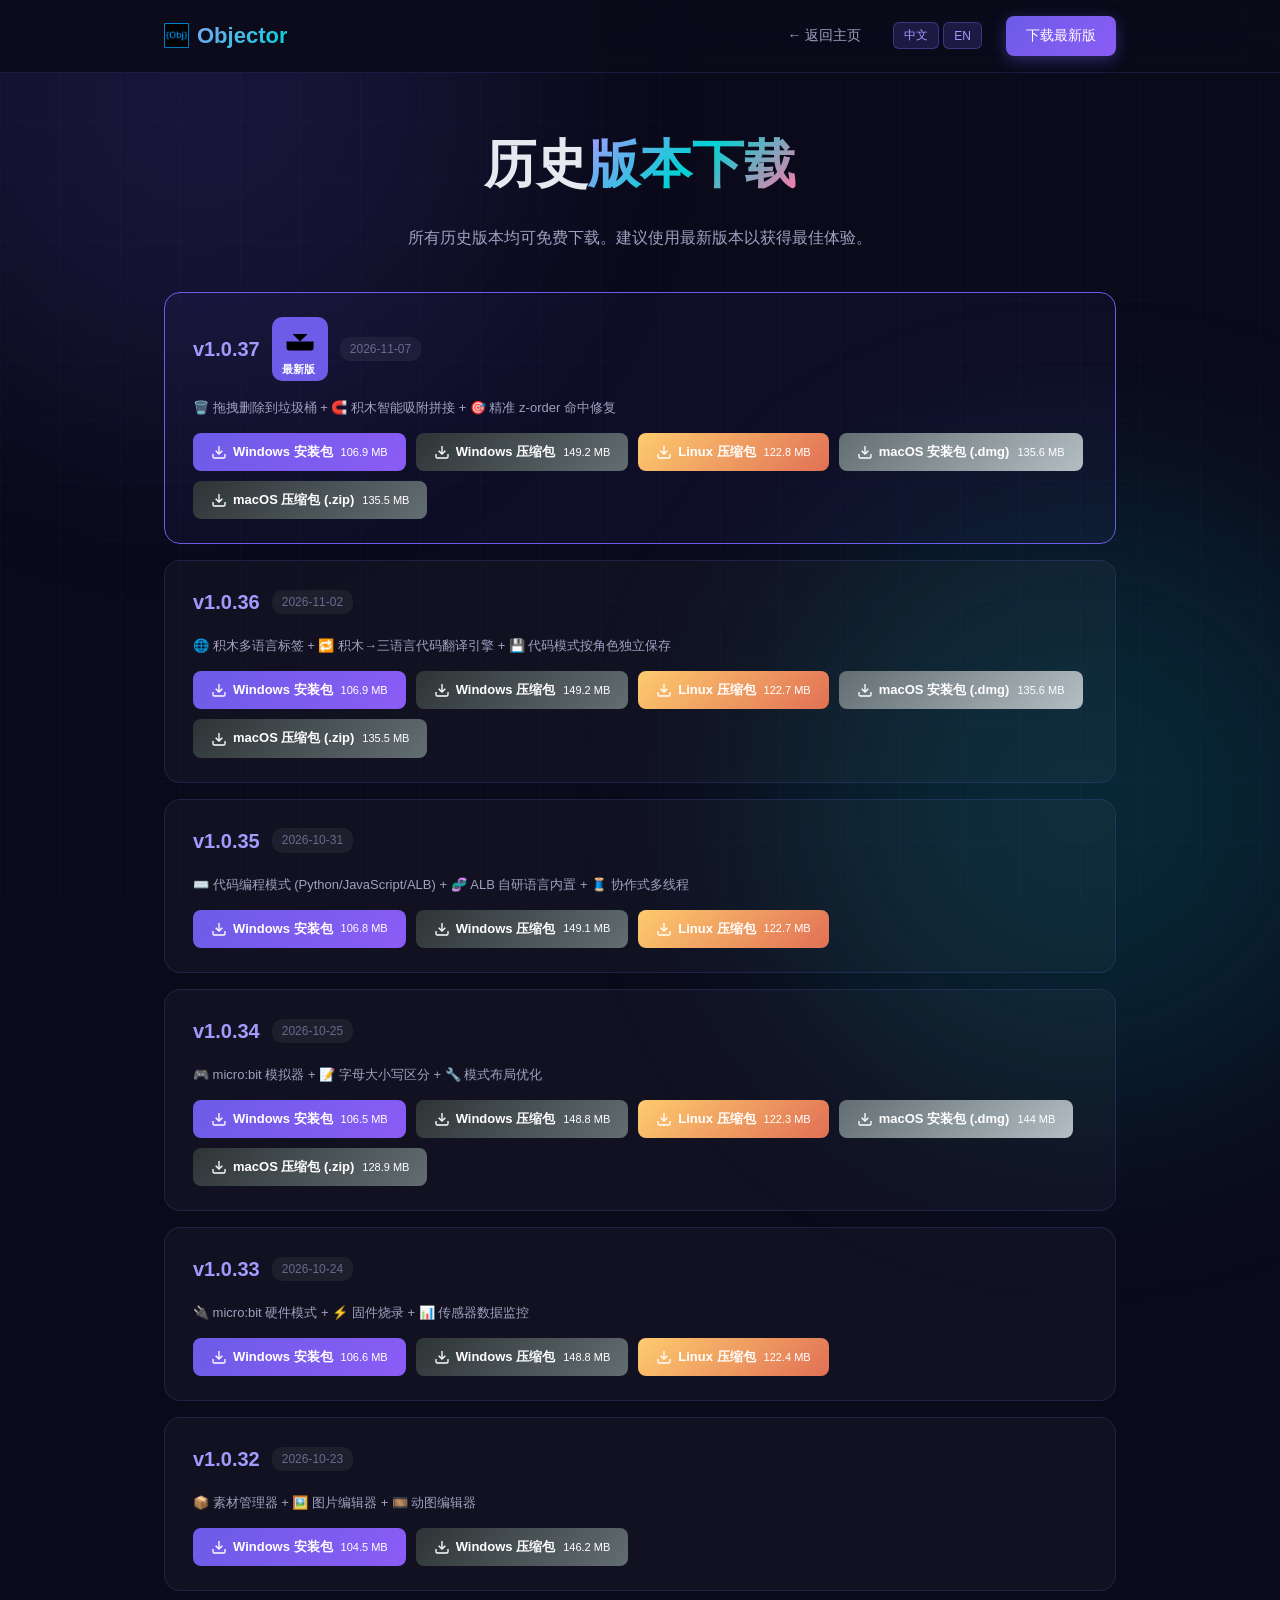
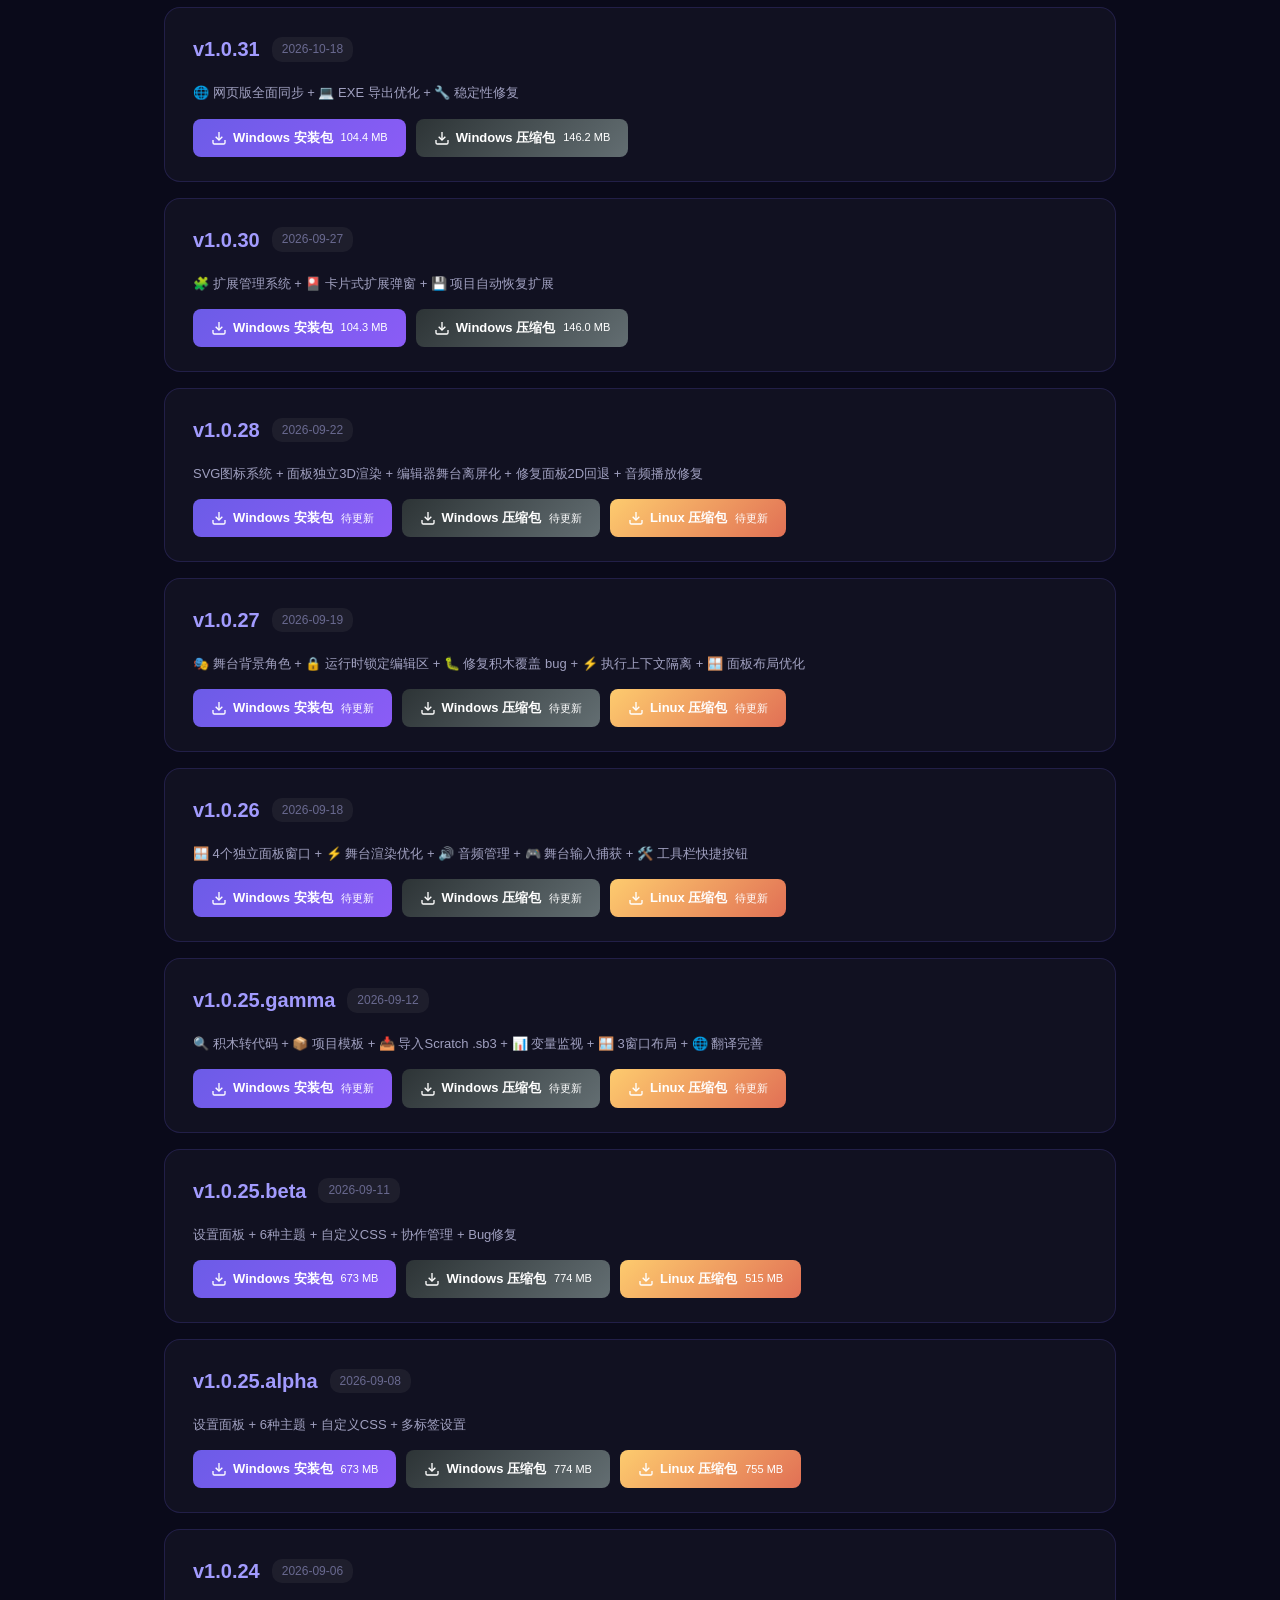
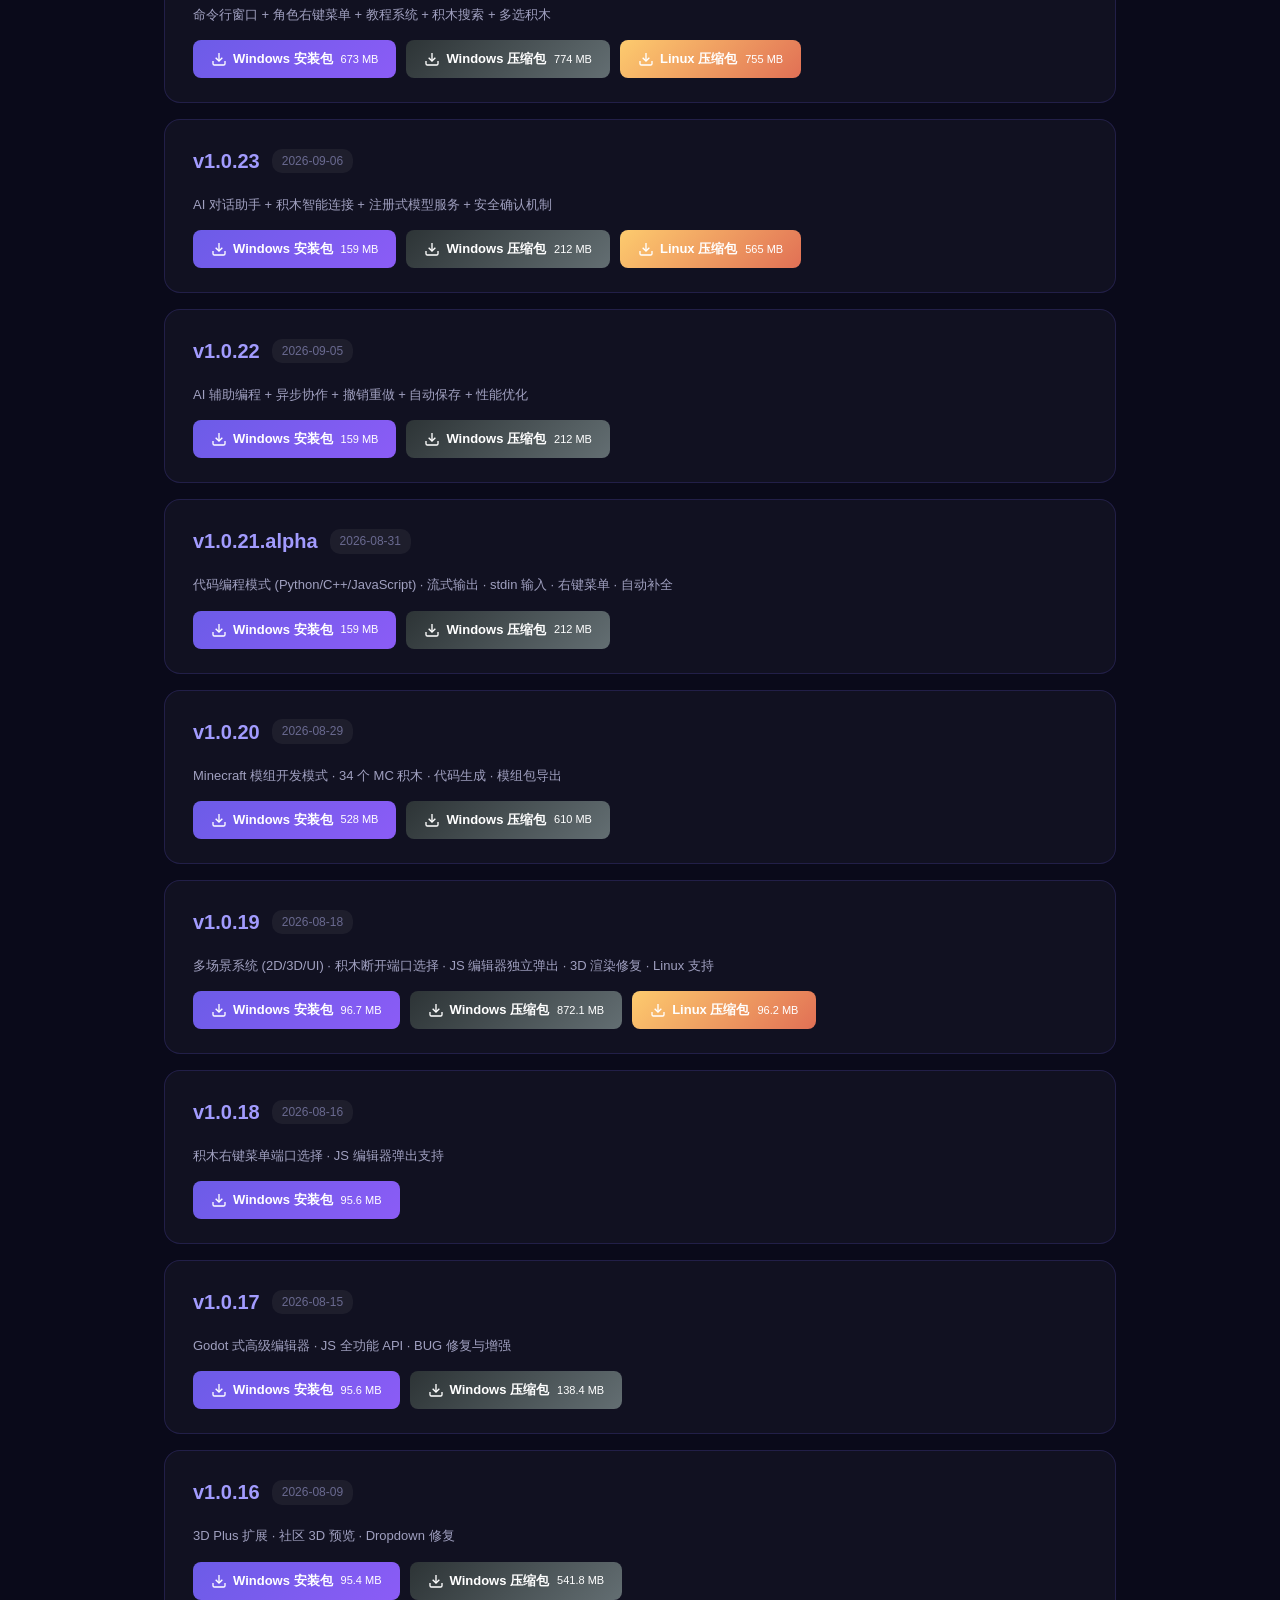
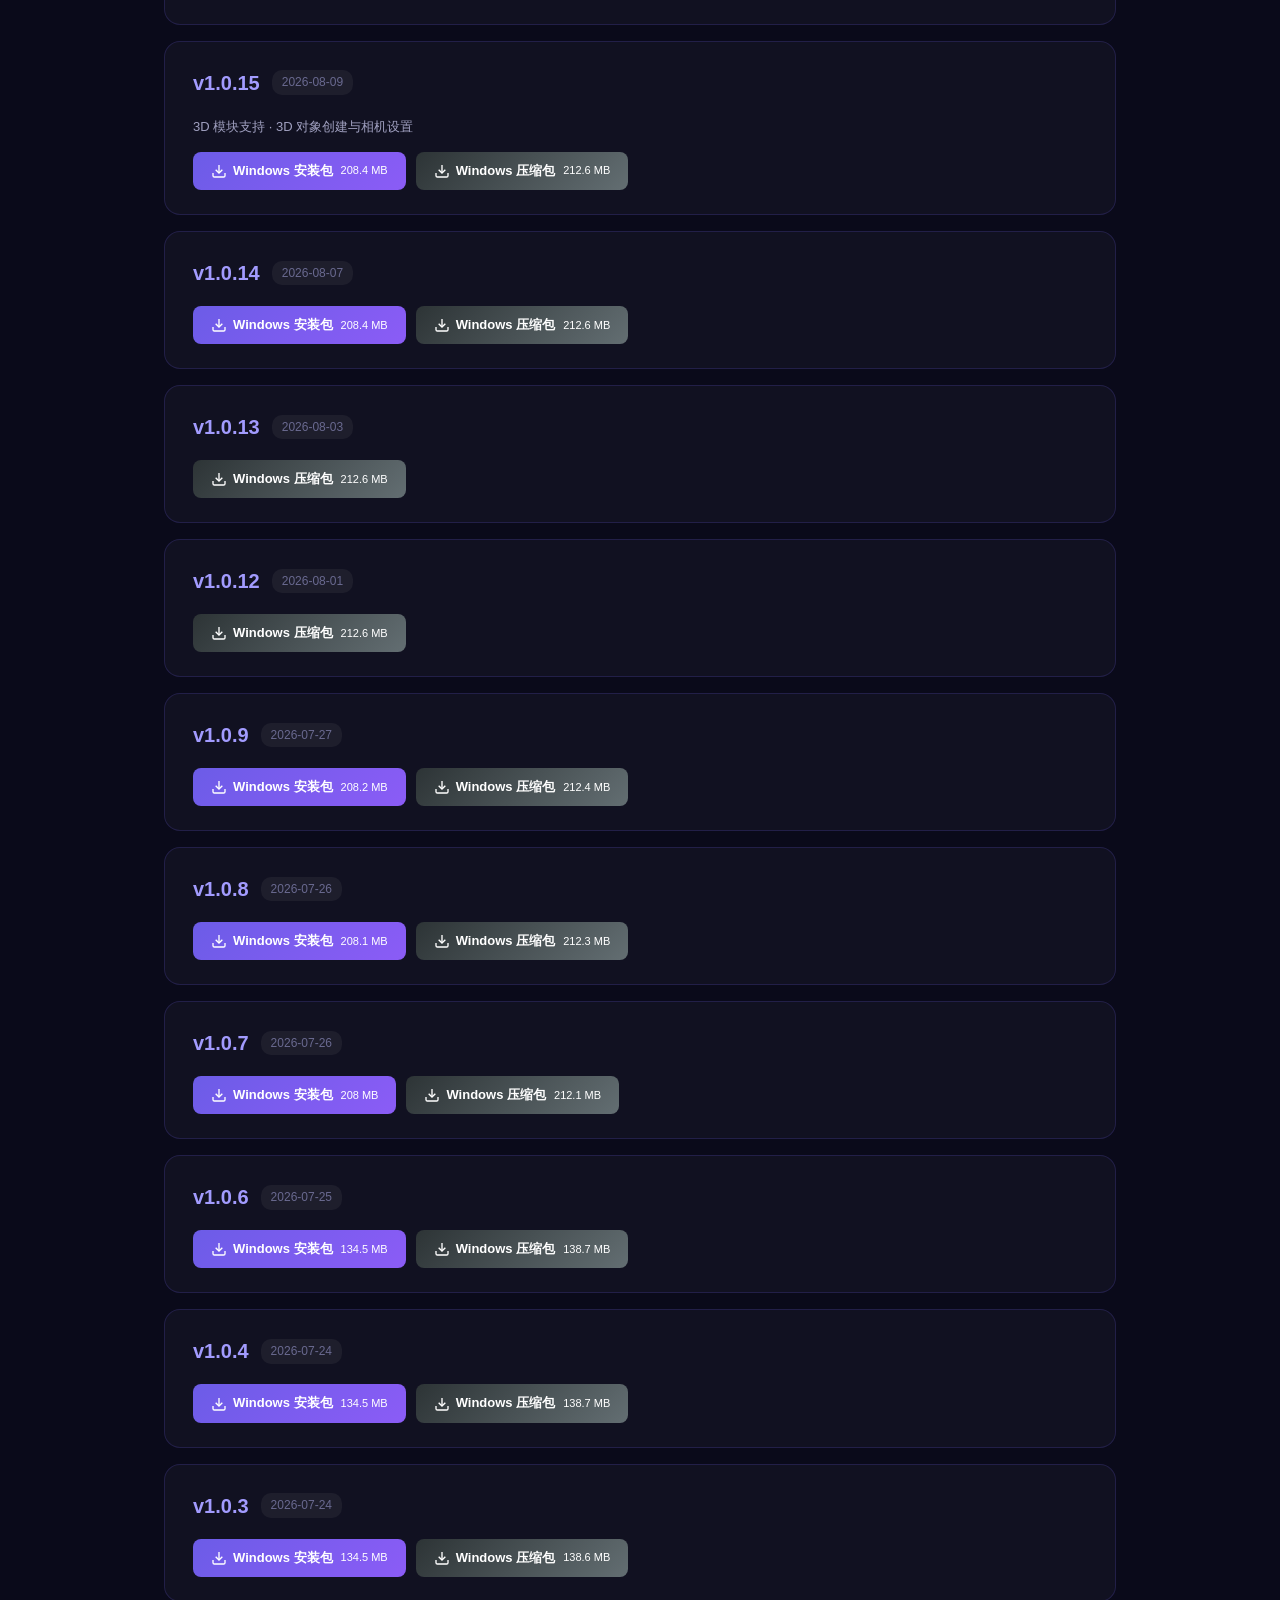
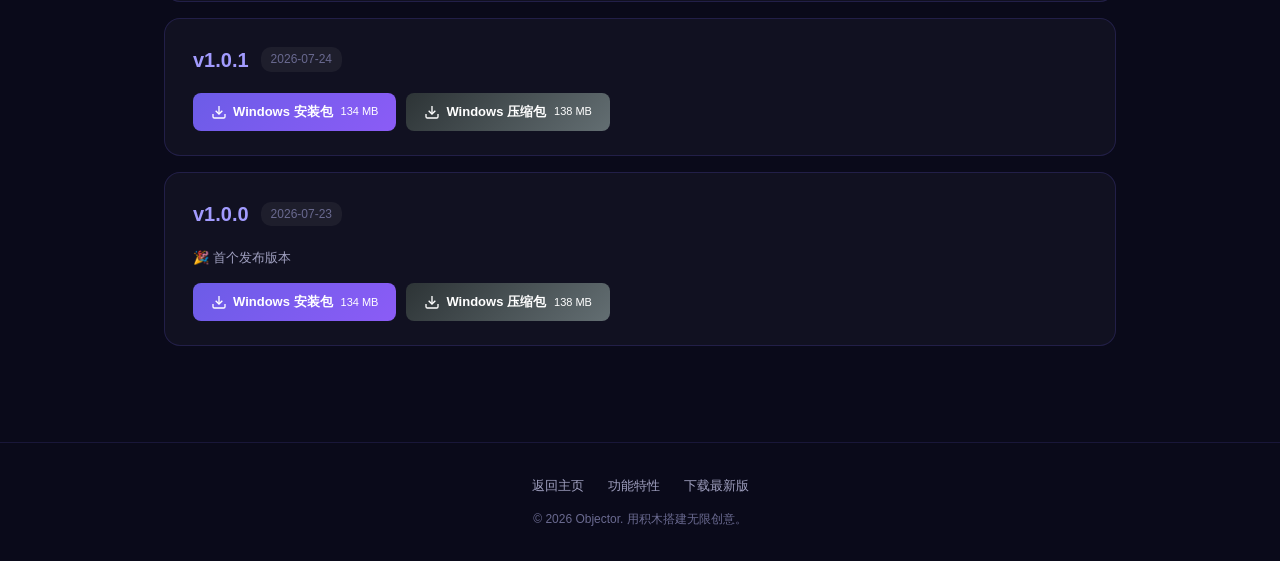
<file: versions.html>
<!DOCTYPE html>
<html lang="zh-CN">
<head>
<link rel="icon" href="https://lichtom.github.io/objector-coder/icon.svg">
<link rel="apple-touch-icon" href="https://lichtom.github.io/objector-coder/icon.svg">
<meta charset="UTF-8">
<meta name="viewport" content="width=device-width, initial-scale=1.0">
<title>Objector - 历史版本下载</title>
<style>
:root{
  --bg:#0a0a1a;--bg2:#111128;--surface:#1a1a3e;--surface2:#252550;
  --text:#e8e8f0;--text2:#a0a0c0;--muted:#6a6a90;
  --accent:#6c5ce7;--accent2:#a29bfe;--cyan:#00d2d3;--green:#00b894;
  --pink:#fd79a8;--orange:#fdcb6e;--blue:#74b9ff;
  --glow:0 0 40px rgba(108,92,231,.3);
  --radius:12px;
}
*,*::before,*::after{margin:0;padding:0;box-sizing:border-box}
html{scroll-behavior:smooth;font-size:16px}
body{font-family:'Segoe UI','Microsoft YaHei','PingFang SC',sans-serif;background:var(--bg);color:var(--text);overflow-x:hidden;line-height:1.7}
a{color:var(--accent2);text-decoration:none;transition:color .2s}
a:hover{color:var(--cyan)}

.bg-grid{position:fixed;inset:0;z-index:0;pointer-events:none;
  background-image:linear-gradient(rgba(108,92,231,.04) 1px,transparent 1px),linear-gradient(90deg,rgba(108,92,231,.04) 1px,transparent 1px);
  background-size:60px 60px;
}
.bg-glow{position:fixed;z-index:0;pointer-events:none;width:600px;height:600px;border-radius:50%;filter:blur(120px);opacity:.15}
.bg-glow-1{top:-200px;left:-100px;background:var(--accent)}
.bg-glow-2{bottom:-200px;right:-100px;background:var(--cyan)}

.container{max-width:1000px;margin:0 auto;padding:0 24px;position:relative;z-index:1}
nav{position:fixed;top:0;left:0;right:0;z-index:100;padding:16px 0;background:rgba(10,10,26,.9);backdrop-filter:blur(20px);border-bottom:1px solid rgba(108,92,231,.2)}
nav .container{display:flex;align-items:center;justify-content:space-between}
.nav-logo{font-size:22px;font-weight:800;background:linear-gradient(135deg,var(--accent2),var(--cyan));-webkit-background-clip:text;-webkit-text-fill-color:transparent;display:flex;align-items:center;gap:8px}
.nav-logo img{width:25px;height:25px}
.nav-links{display:flex;gap:24px;align-items:center}
.nav-links a{font-size:14px;color:var(--text2);font-weight:500}
.nav-links a:hover{color:var(--text)}
.nav-cta{background:linear-gradient(135deg,var(--accent),#8b5cf6);color:#fff!important;padding:8px 20px;border-radius:8px;font-weight:600;font-size:13px;border:none;cursor:pointer;transition:all .3s;box-shadow:0 4px 15px rgba(108,92,231,.4)}
.nav-cta:hover{transform:translateY(-2px);box-shadow:0 8px 25px rgba(108,92,231,.5)}

.page-header{text-align:center;padding:120px 0 40px}
.page-header h1{font-size:clamp(32px,5vw,52px);font-weight:900;margin-bottom:16px}
.page-header h1 .gradient{background:linear-gradient(135deg,var(--accent2),var(--cyan),var(--pink));-webkit-background-clip:text;-webkit-text-fill-color:transparent}
.page-header p{font-size:16px;color:var(--text2);max-width:600px;margin:0 auto}

.version-list{padding:0 0 80px}
.version-card{background:rgba(255,255,255,.03);border:1px solid rgba(108,92,231,.2);border-radius:16px;padding:24px 28px;margin-bottom:16px;transition:all .2s}
.version-card:hover{border-color:rgba(108,92,231,.4);background:rgba(255,255,255,.05)}
.version-card.latest{border-color:var(--accent);background:rgba(108,92,231,.06)}
.version-header{display:flex;align-items:center;gap:12px;margin-bottom:16px;flex-wrap:wrap}
.version-tag{font-size:20px;font-weight:800;color:var(--accent2)}
.version-date{font-size:12px;color:var(--muted);background:rgba(255,255,255,.05);padding:2px 10px;border-radius:10px}
.version-badge{font-size:11px;font-weight:700;color:#fff;background:var(--accent);padding:2px 10px;border-radius:10px}
.version-downloads{display:flex;gap:10px;flex-wrap:wrap}
.dl-btn{display:inline-flex;align-items:center;gap:6px;padding:8px 18px;border-radius:8px;font-size:13px;font-weight:600;transition:all .2s;cursor:pointer;border:none;color:#fff}
.dl-btn:hover{transform:translateY(-1px);filter:brightness(1.15);color:#fff}
.dl-btn svg{width:16px;height:16px;fill:none;stroke:currentColor;stroke-width:2}
.dl-btn.exe{background:linear-gradient(135deg,var(--accent),#8b5cf6)}
.dl-btn.zip{background:linear-gradient(135deg,#2d3436,#636e72)}
.dl-btn.linux{background:linear-gradient(135deg,#fdcb6e,#e17055)}
.dl-btn.dmg{background:linear-gradient(135deg,#636e72,#b2bec3)}
.dl-btn.macZip{background:linear-gradient(135deg,#2d3436,#636e72)}
.dl-size{font-size:11px;color:#fff;margin-left:2px;font-weight:400}

footer{border-top:1px solid rgba(108,92,231,.15);padding:32px 0;text-align:center}
.footer-links{display:flex;gap:24px;justify-content:center;margin-bottom:12px}
.footer-links a{font-size:13px;color:var(--text2)}
footer p{font-size:12px;color:var(--muted)}

@media(max-width:600px){
  .version-card{padding:18px 16px}
  .version-downloads{flex-direction:column}
  .dl-btn{width:100%;justify-content:center}
}
</style>
</head>
<body>

<div class="bg-grid"></div>
<div class="bg-glow bg-glow-1"></div>
<div class="bg-glow bg-glow-2"></div>

<nav>
  <div class="container">
    <div class="nav-logo"><img src="icon.svg"> Objector</div>
    <div class="nav-links">
      <a href="index.html">← <span data-i18n="nav.back">返回主页</span></a>
      <div style="display:flex;gap:4px;margin-left:8px;">
        <button class="lang-btn active" onclick="setLang('zh-CN')" style="background:rgba(108,92,231,.2);border:1px solid rgba(108,92,231,.4);color:var(--accent2);padding:4px 10px;border-radius:6px;cursor:pointer;font-size:12px;">中文</button>
        <button class="lang-btn" onclick="setLang('en')" style="background:rgba(108,92,231,.2);border:1px solid rgba(108,92,231,.4);color:var(--accent2);padding:4px 10px;border-radius:6px;cursor:pointer;font-size:12px;">EN</button>
      </div>
      <a href="index.html#download" class="nav-cta" data-i18n="nav.downloadLatest">下载最新版</a>
    </div>
  </div>
</nav>

<section class="page-header">
  <div class="container">
    <h1 data-i18n="page.title">历史<span class="gradient">版本下载</span></h1>
    <p data-i18n="page.desc">所有历史版本均可免费下载。建议使用最新版本以获得最佳体验。</p>
  </div>
</section>

<section class="version-list">
  <div class="container">

    <!-- v1.0.37 -->
    <div class="version-card latest">
      <div class="version-header">
        <span class="version-tag">v1.0.37</span>
        <span class="version-badge" data-dl="newest">最新版</span>
        <span class="version-date">2026-11-07</span>
      </div>
      <p style="font-size:13px;color:var(--text2);margin-bottom:14px;" data-vi18n="v1037.desc">🗑️ 拖拽删除到垃圾桶 + 🧲 积木智能吸附拼接 + 🎯 精准 z-order 命中修复</p>
      <div class="version-downloads">
        <a href="https://github.com/lichtom/Objector/releases/download/v1.0.37/Objector-Setup-1.0.37.exe" class="dl-btn exe" data-dl="installer">
          <svg viewBox="0 0 24 24"><path d="M21 15v4a2 2 0 0 1-2 2H5a2 2 0 0 1-2-2v-4"/><polyline points="7 10 12 15 17 10"/><line x1="12" y1="15" x2="12" y2="3"/></svg>
          Windows 安装包<span class="dl-size">106.9 MB</span>
        </a>
        <a href="https://github.com/lichtom/Objector/releases/download/v1.0.37/Objector-1.0.37-win.zip" class="dl-btn zip" data-dl="zip">
          <svg viewBox="0 0 24 24"><path d="M21 15v4a2 2 0 0 1-2 2H5a2 2 0 0 1-2-2v-4"/><polyline points="7 10 12 15 17 10"/><line x1="12" y1="15" x2="12" y2="3"/></svg>
          Windows 压缩包<span class="dl-size">149.2 MB</span>
        </a>
        <a href="https://github.com/lichtom/Objector/releases/download/v1.0.37/objector-1.0.37.tar.gz" class="dl-btn linux" data-dl="linux">
          <svg viewBox="0 0 24 24"><path d="M21 15v4a2 2 0 0 1-2 2H5a2 2 0 0 1-2-2v-4"/><polyline points="7 10 12 15 17 10"/><line x1="12" y1="15" x2="12" y2="3"/></svg>
          Linux 压缩包<span class="dl-size">122.8 MB</span>
        </a>
        <a href="https://github.com/lichtom/Objector/releases/download/v1.0.37/Objector-1.0.37-mac.dmg" class="dl-btn dmg" data-dl="dmg">
          <svg viewBox="0 0 24 24"><path d="M21 15v4a2 2 0 0 1-2 2H5a2 2 0 0 1-2-2v-4"/><polyline points="7 10 12 15 17 10"/><line x1="12" y1="15" x2="12" y2="3"/></svg>
          macOS 安装包 (.dmg)<span class="dl-size">135.6 MB</span>
        </a>
        <a href="https://github.com/lichtom/Objector/releases/download/v1.0.37/Objector-1.0.37-arm64-mac.zip" class="dl-btn macZip" data-dl="macZip">
          <svg viewBox="0 0 24 24"><path d="M21 15v4a2 2 0 0 1-2 2H5a2 2 0 0 1-2-2v-4"/><polyline points="7 10 12 15 17 10"/><line x1="12" y1="15" x2="12" y2="3"/></svg>
          macOS 压缩包 (.zip)<span class="dl-size">135.5 MB</span>
        </a>
      </div>
    </div>

    <!-- v1.0.36 -->
    <div class="version-card">
      <div class="version-header">
        <span class="version-tag">v1.0.36</span>
        <span class="version-date">2026-11-02</span>
      </div>
      <p style="font-size:13px;color:var(--text2);margin-bottom:14px;" data-vi18n="v1036.desc">🌐 积木多语言标签 + 🔁 积木→三语言代码翻译引擎 + 💾 代码模式按角色独立保存</p>
      <div class="version-downloads">
        <a href="https://github.com/lichtom/Objector/releases/download/v1.0.36/Objector-Setup-1.0.36.exe" class="dl-btn exe" data-dl="installer">
          <svg viewBox="0 0 24 24"><path d="M21 15v4a2 2 0 0 1-2 2H5a2 2 0 0 1-2-2v-4"/><polyline points="7 10 12 15 17 10"/><line x1="12" y1="15" x2="12" y2="3"/></svg>
          Windows 安装包<span class="dl-size">106.9 MB</span>
        </a>
        <a href="https://github.com/lichtom/Objector/releases/download/v1.0.36/Objector-1.0.36-win.zip" class="dl-btn zip" data-dl="zip">
          <svg viewBox="0 0 24 24"><path d="M21 15v4a2 2 0 0 1-2 2H5a2 2 0 0 1-2-2v-4"/><polyline points="7 10 12 15 17 10"/><line x1="12" y1="15" x2="12" y2="3"/></svg>
          Windows 压缩包<span class="dl-size">149.2 MB</span>
        </a>
        <a href="https://github.com/lichtom/Objector/releases/download/v1.0.36/objector-1.0.36.tar.gz" class="dl-btn linux" data-dl="linux">
          <svg viewBox="0 0 24 24"><path d="M21 15v4a2 2 0 0 1-2 2H5a2 2 0 0 1-2-2v-4"/><polyline points="7 10 12 15 17 10"/><line x1="12" y1="15" x2="12" y2="3"/></svg>
          Linux 压缩包<span class="dl-size">122.7 MB</span>
        </a>
        <a href="https://github.com/lichtom/Objector/releases/download/v1.0.36/Objector-1.0.36-mac.dmg" class="dl-btn dmg" data-dl="dmg">
          <svg viewBox="0 0 24 24"><path d="M21 15v4a2 2 0 0 1-2 2H5a2 2 0 0 1-2-2v-4"/><polyline points="7 10 12 15 17 10"/><line x1="12" y1="15" x2="12" y2="3"/></svg>
          macOS 安装包 (.dmg)<span class="dl-size">135.6 MB</span>
        </a>
        <a href="https://github.com/lichtom/Objector/releases/download/v1.0.36/Objector-1.0.36-arm64-mac.zip" class="dl-btn macZip" data-dl="macZip">
          <svg viewBox="0 0 24 24"><path d="M21 15v4a2 2 0 0 1-2 2H5a2 2 0 0 1-2-2v-4"/><polyline points="7 10 12 15 17 10"/><line x1="12" y1="15" x2="12" y2="3"/></svg>
          macOS 压缩包 (.zip)<span class="dl-size">135.5 MB</span>
        </a>
      </div>
    </div>

    <!-- v1.0.35 -->
    <div class="version-card">
      <div class="version-header">
        <span class="version-tag">v1.0.35</span>
        <span class="version-date">2026-10-31</span>
      </div>
      <p style="font-size:13px;color:var(--text2);margin-bottom:14px;" data-vi18n="v1035.desc">⌨️ 代码编程模式 (Python/JavaScript/ALB) + 🧬 ALB 自研语言内置 + 🧵 协作式多线程</p>
      <div class="version-downloads">
        <a href="https://github.com/lichtom/Objector/releases/download/v1.0.35/Objector-Setup-1.0.35.exe" class="dl-btn exe" data-dl="installer">
          <svg viewBox="0 0 24 24"><path d="M21 15v4a2 2 0 0 1-2 2H5a2 2 0 0 1-2-2v-4"/><polyline points="7 10 12 15 17 10"/><line x1="12" y1="15" x2="12" y2="3"/></svg>
          Windows 安装包<span class="dl-size">106.8 MB</span>
        </a>
        <a href="https://github.com/lichtom/Objector/releases/download/v1.0.35/Objector-1.0.35-win.zip" class="dl-btn zip" data-dl="zip">
          <svg viewBox="0 0 24 24"><path d="M21 15v4a2 2 0 0 1-2 2H5a2 2 0 0 1-2-2v-4"/><polyline points="7 10 12 15 17 10"/><line x1="12" y1="15" x2="12" y2="3"/></svg>
          Windows 压缩包<span class="dl-size">149.1 MB</span>
        </a>
        <a href="https://github.com/lichtom/Objector/releases/download/v1.0.35/objector-1.0.35.tar.gz" class="dl-btn linux" data-dl="linux">
          <svg viewBox="0 0 24 24"><path d="M21 15v4a2 2 0 0 1-2 2H5a2 2 0 0 1-2-2v-4"/><polyline points="7 10 12 15 17 10"/><line x1="12" y1="15" x2="12" y2="3"/></svg>
          Linux 压缩包<span class="dl-size">122.7 MB</span>
        </a>
      </div>
    </div>

    <!-- v1.0.34 -->
    <div class="version-card">
      <div class="version-header">
        <span class="version-tag">v1.0.34</span>
        <span class="version-date">2026-10-25</span>
      </div>
      <p style="font-size:13px;color:var(--text2);margin-bottom:14px;" data-vi18n="v1034.desc">🎮 micro:bit 模拟器 + 📝 字母大小写区分 + 🔧 模式布局优化</p>
      <div class="version-downloads">
        <a href="https://github.com/lichtom/Objector/releases/download/v1.0.34/Objector-Setup-1.0.34.exe" class="dl-btn exe" data-dl="installer">
          <svg viewBox="0 0 24 24"><path d="M21 15v4a2 2 0 0 1-2 2H5a2 2 0 0 1-2-2v-4"/><polyline points="7 10 12 15 17 10"/><line x1="12" y1="15" x2="12" y2="3"/></svg>
          Windows 安装包<span class="dl-size">106.5 MB</span>
        </a>
        <a href="https://github.com/lichtom/Objector/releases/download/v1.0.34/Objector-1.0.34-win.zip" class="dl-btn zip" data-dl="zip">
          <svg viewBox="0 0 24 24"><path d="M21 15v4a2 2 0 0 1-2 2H5a2 2 0 0 1-2-2v-4"/><polyline points="7 10 12 15 17 10"/><line x1="12" y1="15" x2="12" y2="3"/></svg>
          Windows 压缩包<span class="dl-size">148.8 MB</span>
        </a>
        <a href="https://github.com/lichtom/Objector/releases/download/v1.0.34/objector-1.0.34.tar.gz" class="dl-btn linux" data-dl="linux">
          <svg viewBox="0 0 24 24"><path d="M21 15v4a2 2 0 0 1-2 2H5a2 2 0 0 1-2-2v-4"/><polyline points="7 10 12 15 17 10"/><line x1="12" y1="15" x2="12" y2="3"/></svg>
          Linux 压缩包<span class="dl-size">122.3 MB</span>
        </a>
        <a href="https://github.com/lichtom/Objector/releases/download/v1.0.34/Objector-1.0.34-mac.dmg" class="dl-btn dmg" data-dl="dmg">
          <svg viewBox="0 0 24 24"><path d="M21 15v4a2 2 0 0 1-2 2H5a2 2 0 0 1-2-2v-4"/><polyline points="7 10 12 15 17 10"/><line x1="12" y1="15" x2="12" y2="3"/></svg>
          macOS 安装包 (.dmg)<span class="dl-size">144 MB</span>
        </a>
        <a href="https://github.com/lichtom/Objector/releases/download/v1.0.34/Objector-1.0.34-arm64-mac.zip" class="dl-btn macZip" data-dl="macZip">
          <svg viewBox="0 0 24 24"><path d="M21 15v4a2 2 0 0 1-2 2H5a2 2 0 0 1-2-2v-4"/><polyline points="7 10 12 15 17 10"/><line x1="12" y1="15" x2="12" y2="3"/></svg>
          macOS 压缩包 (.zip)<span class="dl-size">128.9 MB</span>
        </a>
      </div>
    </div>

    <!-- v1.0.33 -->
    <div class="version-card">
      <div class="version-header">
        <span class="version-tag">v1.0.33</span>
        <span class="version-date">2026-10-24</span>
      </div>
      <p style="font-size:13px;color:var(--text2);margin-bottom:14px;" data-vi18n="v1033.desc">🔌 micro:bit 硬件模式 + ⚡ 固件烧录 + 📊 传感器数据监控</p>
      <div class="version-downloads">
        <a href="https://github.com/lichtom/Objector/releases/download/v1.0.33/Objector-Setup-1.0.33.exe" class="dl-btn exe" data-dl="installer">
          <svg viewBox="0 0 24 24"><path d="M21 15v4a2 2 0 0 1-2 2H5a2 2 0 0 1-2-2v-4"/><polyline points="7 10 12 15 17 10"/><line x1="12" y1="15" x2="12" y2="3"/></svg>
          Windows 安装包<span class="dl-size">106.6 MB</span>
        </a>
        <a href="https://github.com/lichtom/Objector/releases/download/v1.0.33/Objector-1.0.33-win.zip" class="dl-btn zip" data-dl="zip">
          <svg viewBox="0 0 24 24"><path d="M21 15v4a2 2 0 0 1-2 2H5a2 2 0 0 1-2-2v-4"/><polyline points="7 10 12 15 17 10"/><line x1="12" y1="15" x2="12" y2="3"/></svg>
          Windows 压缩包<span class="dl-size">148.8 MB</span>
        </a>
        <a href="https://github.com/lichtom/Objector/releases/download/v1.0.33/objector-1.0.33.tar.gz" class="dl-btn linux" data-dl="linux">
          <svg viewBox="0 0 24 24"><path d="M21 15v4a2 2 0 0 1-2 2H5a2 2 0 0 1-2-2v-4"/><polyline points="7 10 12 15 17 10"/><line x1="12" y1="15" x2="12" y2="3"/></svg>
          Linux 压缩包<span class="dl-size">122.4 MB</span>
        </a>
      </div>
    </div>

    <!-- v1.0.32 -->
    <div class="version-card">
      <div class="version-header">
        <span class="version-tag">v1.0.32</span>
        <span class="version-date">2026-10-23</span>
      </div>
      <p style="font-size:13px;color:var(--text2);margin-bottom:14px;" data-vi18n="v1032.desc">📦 素材管理器 + 🖼️ 图片编辑器 + 🎞️ 动图编辑器</p>
      <div class="version-downloads">
        <a href="https://github.com/lichtom/Objector/releases/download/v1.0.32/Objector-Setup-1.0.32.exe" class="dl-btn exe" data-dl="installer">
          <svg viewBox="0 0 24 24"><path d="M21 15v4a2 2 0 0 1-2 2H5a2 2 0 0 1-2-2v-4"/><polyline points="7 10 12 15 17 10"/><line x1="12" y1="15" x2="12" y2="3"/></svg>
          Windows 安装包<span class="dl-size">104.5 MB</span>
        </a>
        <a href="https://github.com/lichtom/Objector/releases/download/v1.0.32/Objector-1.0.32-win.zip" class="dl-btn zip" data-dl="zip">
          <svg viewBox="0 0 24 24"><path d="M21 15v4a2 2 0 0 1-2 2H5a2 2 0 0 1-2-2v-4"/><polyline points="7 10 12 15 17 10"/><line x1="12" y1="15" x2="12" y2="3"/></svg>
          Windows 压缩包<span class="dl-size">146.2 MB</span>
        </a>
      </div>
    </div>

    <!-- v1.0.31 -->
    <div class="version-card">
      <div class="version-header">
        <span class="version-tag">v1.0.31</span>
        <span class="version-date">2026-10-18</span>
      </div>
      <p style="font-size:13px;color:var(--text2);margin-bottom:14px;" data-vi18n="v1031.desc">🌐 网页版全面同步 + 💻 EXE 导出优化 + 🔧 稳定性修复</p>
      <div class="version-downloads">
        <a href="https://github.com/lichtom/Objector/releases/download/v1.0.31/Objector-Setup-1.0.31.exe" class="dl-btn exe" data-dl="installer">
          <svg viewBox="0 0 24 24"><path d="M21 15v4a2 2 0 0 1-2 2H5a2 2 0 0 1-2-2v-4"/><polyline points="7 10 12 15 17 10"/><line x1="12" y1="15" x2="12" y2="3"/></svg>
          Windows 安装包<span class="dl-size">104.4 MB</span>
        </a>
        <a href="https://github.com/lichtom/Objector/releases/download/v1.0.31/Objector-1.0.31-win.zip" class="dl-btn zip" data-dl="zip">
          <svg viewBox="0 0 24 24"><path d="M21 15v4a2 2 0 0 1-2 2H5a2 2 0 0 1-2-2v-4"/><polyline points="7 10 12 15 17 10"/><line x1="12" y1="15" x2="12" y2="3"/></svg>
          Windows 压缩包<span class="dl-size">146.2 MB</span>
        </a>
      </div>
    </div>

    <!-- v1.0.30 -->
    <div class="version-card">
      <div class="version-header">
        <span class="version-tag">v1.0.30</span>
        <span class="version-date">2026-09-27</span>
      </div>
      <p style="font-size:13px;color:var(--text2);margin-bottom:14px;" data-vi18n="v1030.desc">🧩 扩展管理系统 + 🎴 卡片式扩展弹窗 + 💾 项目自动恢复扩展</p>
      <div class="version-downloads">
        <a href="https://github.com/lichtom/Objector/releases/download/v1.0.30/Objector-Setup-1.0.30.exe" class="dl-btn exe" data-dl="installer">
          <svg viewBox="0 0 24 24"><path d="M21 15v4a2 2 0 0 1-2 2H5a2 2 0 0 1-2-2v-4"/><polyline points="7 10 12 15 17 10"/><line x1="12" y1="15" x2="12" y2="3"/></svg>
          Windows 安装包<span class="dl-size">104.3 MB</span>
        </a>
        <a href="https://github.com/lichtom/Objector/releases/download/v1.0.30/Objector-1.0.30-win.zip" class="dl-btn zip" data-dl="zip">
          <svg viewBox="0 0 24 24"><path d="M21 15v4a2 2 0 0 1-2 2H5a2 2 0 0 1-2-2v-4"/><polyline points="7 10 12 15 17 10"/><line x1="12" y1="15" x2="12" y2="3"/></svg>
          Windows 压缩包<span class="dl-size">146.0 MB</span>
        </a>
      </div>
    </div>

    <!-- v1.0.28 -->
    <div class="version-card">
      <div class="version-header">
        <span class="version-tag">v1.0.28</span>
        <span class="version-date">2026-09-22</span>
      </div>
      <p style="font-size:13px;color:var(--text2);margin-bottom:14px;" data-vi18n="v1028.desc">🎨 SVG图标系统 + 🪟 面板独立3D渲染 + ⚡ 编辑器舞台离屏化 + 🐛 修复面板2D回退 + 🔊 音频播放修复</p>
      <div class="version-downloads">
        <a href="https://github.com/lichtom/Objector/releases/download/v1.0.28/Objector-Setup-1.0.28.exe" class="dl-btn exe" data-dl="installer">
          <svg viewBox="0 0 24 24"><path d="M21 15v4a2 2 0 0 1-2 2H5a2 2 0 0 1-2-2v-4"/><polyline points="7 10 12 15 17 10"/><line x1="12" y1="15" x2="12" y2="3"/></svg>
          Windows 安装包<span class="dl-size">待更新</span>
        </a>
        <a href="https://github.com/lichtom/Objector/releases/download/v1.0.28/Objector-1.0.28-win.zip" class="dl-btn zip" data-dl="zip">
          <svg viewBox="0 0 24 24"><path d="M21 15v4a2 2 0 0 1-2 2H5a2 2 0 0 1-2-2v-4"/><polyline points="7 10 12 15 17 10"/><line x1="12" y1="15" x2="12" y2="3"/></svg>
          Windows 压缩包<span class="dl-size">待更新</span>
        </a>
        <a href="https://github.com/lichtom/Objector/releases/download/v1.0.28/objector-1.0.28.tar.gz" class="dl-btn linux" data-dl="linux">
          <svg viewBox="0 0 24 24"><path d="M21 15v4a2 2 0 0 1-2 2H5a2 2 0 0 1-2-2v-4"/><polyline points="7 10 12 15 17 10"/><line x1="12" y1="15" x2="12" y2="3"/></svg>
          Linux 压缩包<span class="dl-size">待更新</span>
        </a>
      </div>
    </div>

    <!-- v1.0.27 -->
    <div class="version-card">
      <div class="version-header">
        <span class="version-tag">v1.0.27</span>
        <span class="version-date">2026-09-19</span>
      </div>
      <p style="font-size:13px;color:var(--text2);margin-bottom:14px;" data-vi18n="v1027.desc">🎭 舞台背景角色 + 🔒 运行时锁定编辑区 + 🐛 修复积木覆盖 bug + ⚡ 执行上下文隔离 + 🪟 面板布局优化</p>
      <div class="version-downloads">
        <a href="https://github.com/lichtom/Objector/releases/download/v1.0.27/Objector-Setup-1.0.27.exe" class="dl-btn exe" data-dl="installer">
          <svg viewBox="0 0 24 24"><path d="M21 15v4a2 2 0 0 1-2 2H5a2 2 0 0 1-2-2v-4"/><polyline points="7 10 12 15 17 10"/><line x1="12" y1="15" x2="12" y2="3"/></svg>
          Windows 安装包<span class="dl-size">待更新</span>
        </a>
        <a href="https://github.com/lichtom/Objector/releases/download/v1.0.27/Objector-1.0.27-win.zip" class="dl-btn zip" data-dl="zip">
          <svg viewBox="0 0 24 24"><path d="M21 15v4a2 2 0 0 1-2 2H5a2 2 0 0 1-2-2v-4"/><polyline points="7 10 12 15 17 10"/><line x1="12" y1="15" x2="12" y2="3"/></svg>
          Windows 压缩包<span class="dl-size">待更新</span>
        </a>
        <a href="https://github.com/lichtom/Objector/releases/download/v1.0.27/objector-1.0.27.tar.gz" class="dl-btn linux" data-dl="linux">
          <svg viewBox="0 0 24 24"><path d="M21 15v4a2 2 0 0 1-2 2H5a2 2 0 0 1-2-2v-4"/><polyline points="7 10 12 15 17 10"/><line x1="12" y1="15" x2="12" y2="3"/></svg>
          Linux 压缩包<span class="dl-size">待更新</span>
        </a>
      </div>
    </div>

    <!-- v1.0.26 -->
    <div class="version-card">
      <div class="version-header">
        <span class="version-tag">v1.0.26</span>
        <span class="version-date">2026-09-18</span>
      </div>
      <p style="font-size:13px;color:var(--text2);margin-bottom:14px;" data-vi18n="v1026.desc">🪟 4个独立面板窗口 + ⚡ 舞台渲染优化 + 🔊 音频管理 + 🎮 舞台输入捕获 + 🛠️ 工具栏快捷按钮</p>
      <div class="version-downloads">
        <a href="https://github.com/lichtom/Objector/releases/download/v1.0.26/Objector-Setup-1.0.26.exe" class="dl-btn exe" data-dl="installer">
          <svg viewBox="0 0 24 24"><path d="M21 15v4a2 2 0 0 1-2 2H5a2 2 0 0 1-2-2v-4"/><polyline points="7 10 12 15 17 10"/><line x1="12" y1="15" x2="12" y2="3"/></svg>
          Windows 安装包<span class="dl-size">待更新</span>
        </a>
        <a href="https://github.com/lichtom/Objector/releases/download/v1.0.26/Objector-1.0.26-win.zip" class="dl-btn zip" data-dl="zip">
          <svg viewBox="0 0 24 24"><path d="M21 15v4a2 2 0 0 1-2 2H5a2 2 0 0 1-2-2v-4"/><polyline points="7 10 12 15 17 10"/><line x1="12" y1="15" x2="12" y2="3"/></svg>
          Windows 压缩包<span class="dl-size">待更新</span>
        </a>
        <a href="https://github.com/lichtom/Objector/releases/download/v1.0.26/objector-1.0.26.tar.gz" class="dl-btn linux" data-dl="linux">
          <svg viewBox="0 0 24 24"><path d="M21 15v4a2 2 0 0 1-2 2H5a2 2 0 0 1-2-2v-4"/><polyline points="7 10 12 15 17 10"/><line x1="12" y1="15" x2="12" y2="3"/></svg>
          Linux 压缩包<span class="dl-size">待更新</span>
        </a>
      </div>
    </div>

    <!-- v1.0.25.gamma -->
    <div class="version-card">
      <div class="version-header">
        <span class="version-tag">v1.0.25.gamma</span>
        <span class="version-date">2026-09-12</span>
      </div>
      <p style="font-size:13px;color:var(--text2);margin-bottom:14px;" data-vi18n="v1025g.desc">🔍 积木转代码 + 📦 项目模板 + 📥 导入Scratch .sb3 + 📊 变量监视 + 🪟 3窗口布局 + 🌐 翻译完善</p>
      <div class="version-downloads">
        <a href="https://github.com/lichtom/Objector/releases/download/v1.0.25.gamma/Objector-Setup-1.0.25.gamma.exe" class="dl-btn exe" data-dl="installer">
          <svg viewBox="0 0 24 24"><path d="M21 15v4a2 2 0 0 1-2 2H5a2 2 0 0 1-2-2v-4"/><polyline points="7 10 12 15 17 10"/><line x1="12" y1="15" x2="12" y2="3"/></svg>
          Windows 安装包<span class="dl-size">待更新</span>
        </a>
        <a href="https://github.com/lichtom/Objector/releases/download/v1.0.25.gamma/Objector-1.0.25.gamma-win.zip" class="dl-btn zip" data-dl="zip">
          <svg viewBox="0 0 24 24"><path d="M21 15v4a2 2 0 0 1-2 2H5a2 2 0 0 1-2-2v-4"/><polyline points="7 10 12 15 17 10"/><line x1="12" y1="15" x2="12" y2="3"/></svg>
          Windows 压缩包<span class="dl-size">待更新</span>
        </a>
        <a href="https://github.com/lichtom/Objector/releases/download/v1.0.25.gamma/objector-1.0.25.gamma.tar.gz" class="dl-btn linux" data-dl="linux">
          <svg viewBox="0 0 24 24"><path d="M21 15v4a2 2 0 0 1-2 2H5a2 2 0 0 1-2-2v-4"/><polyline points="7 10 12 15 17 10"/><line x1="12" y1="15" x2="12" y2="3"/></svg>
          Linux 压缩包<span class="dl-size">待更新</span>
        </a>
      </div>
    </div>

    <!-- v1.0.25.beta -->
    <div class="version-card">
      <div class="version-header">
        <span class="version-tag">v1.0.25.beta</span>
        <span class="version-date">2026-09-11</span>
      </div>
      <p style="font-size:13px;color:var(--text2);margin-bottom:14px;" data-vi18n="v1025b.desc">⚙️ 设置面板 + 🎨 6种主题 + 📝 自定义CSS + 👥 协作管理 + 🐛 Bug修复</p>
      <div class="version-downloads">
        <a href="https://github.com/lichtom/Objector/releases/download/v1.0.25.beta/Objector-Setup-1.0.25.beta.exe" class="dl-btn exe" data-dl="installer">
          <svg viewBox="0 0 24 24"><path d="M21 15v4a2 2 0 0 1-2 2H5a2 2 0 0 1-2-2v-4"/><polyline points="7 10 12 15 17 10"/><line x1="12" y1="15" x2="12" y2="3"/></svg>
          Windows 安装包<span class="dl-size">673 MB</span>
        </a>
        <a href="https://github.com/lichtom/Objector/releases/download/v1.0.25.beta/Objector-1.0.25.beta-win.zip" class="dl-btn zip" data-dl="zip">
          <svg viewBox="0 0 24 24"><path d="M21 15v4a2 2 0 0 1-2 2H5a2 2 0 0 1-2-2v-4"/><polyline points="7 10 12 15 17 10"/><line x1="12" y1="15" x2="12" y2="3"/></svg>
          Windows 压缩包<span class="dl-size">774 MB</span>
        </a>
        <a href="https://github.com/lichtom/Objector/releases/download/v1.0.25.beta/objector-1.0.25.beta.tar.gz" class="dl-btn linux" data-dl="linux">
          <svg viewBox="0 0 24 24"><path d="M21 15v4a2 2 0 0 1-2 2H5a2 2 0 0 1-2-2v-4"/><polyline points="7 10 12 15 17 10"/><line x1="12" y1="15" x2="12" y2="3"/></svg>
          Linux 压缩包<span class="dl-size">515 MB</span>
        </a>
      </div>
    </div>

    <!-- v1.0.25.alpha -->
    <div class="version-card">
      <div class="version-header">
        <span class="version-tag">v1.0.25.alpha</span>
        <span class="version-date">2026-09-08</span>
      </div>
      <p style="font-size:13px;color:var(--text2);margin-bottom:14px;" data-vi18n="v1025a.desc">⚙️ 设置面板 + 🎨 6种主题 + 📝 自定义CSS + 📌 多标签设置</p>
      <div class="version-downloads">
        <a href="https://github.com/lichtom/objector-coder/releases/download/v1.0.25.alpha/Objector-Setup-1.0.25.alpha.exe" class="dl-btn exe" data-dl="installer">
          <svg viewBox="0 0 24 24"><path d="M21 15v4a2 2 0 0 1-2 2H5a2 2 0 0 1-2-2v-4"/><polyline points="7 10 12 15 17 10"/><line x1="12" y1="15" x2="12" y2="3"/></svg>
          Windows 安装包<span class="dl-size">673 MB</span>
        </a>
        <a href="https://github.com/lichtom/objector-coder/releases/download/v1.0.25.alpha/Objector-1.0.25.alpha-win.zip" class="dl-btn zip" data-dl="zip">
          <svg viewBox="0 0 24 24"><path d="M21 15v4a2 2 0 0 1-2 2H5a2 2 0 0 1-2-2v-4"/><polyline points="7 10 12 15 17 10"/><line x1="12" y1="15" x2="12" y2="3"/></svg>
          Windows 压缩包<span class="dl-size">774 MB</span>
        </a>
        <a href="https://github.com/lichtom/objector-coder/releases/download/v1.0.25.alpha/objector-1.0.25.alpha.tar.gz" class="dl-btn linux" data-dl="linux">
          <svg viewBox="0 0 24 24"><path d="M21 15v4a2 2 0 0 1-2 2H5a2 2 0 0 1-2-2v-4"/><polyline points="7 10 12 15 17 10"/><line x1="12" y1="15" x2="12" y2="3"/></svg>
          Linux 压缩包<span class="dl-size">755 MB</span>
        </a>
      </div>
    </div>

    <!-- v1.0.24 -->
    <div class="version-card">
      <div class="version-header">
        <span class="version-tag">v1.0.24</span>
        <span class="version-date">2026-09-06</span>
      </div>
      <p style="font-size:13px;color:var(--text2);margin-bottom:14px;" data-vi18n="v1024.desc">命令行窗口 + 角色右键菜单 + 教程系统 + 积木搜索 + 多选积木</p>
      <div class="version-downloads">
        <a href="https://github.com/lichtom/objector-coder/releases/download/v1.0.24/Objector-Setup-1.0.24.exe" class="dl-btn exe" data-dl="installer">
          <svg viewBox="0 0 24 24"><path d="M21 15v4a2 2 0 0 1-2 2H5a2 2 0 0 1-2-2v-4"/><polyline points="7 10 12 15 17 10"/><line x1="12" y1="15" x2="12" y2="3"/></svg>
          Windows 安装包<span class="dl-size">673 MB</span>
        </a>
        <a href="https://github.com/lichtom/objector-coder/releases/download/v1.0.24/Objector-1.0.24-win.zip" class="dl-btn zip" data-dl="zip">
          <svg viewBox="0 0 24 24"><path d="M21 15v4a2 2 0 0 1-2 2H5a2 2 0 0 1-2-2v-4"/><polyline points="7 10 12 15 17 10"/><line x1="12" y1="15" x2="12" y2="3"/></svg>
          Windows 压缩包<span class="dl-size">774 MB</span>
        </a>
        <a href="https://github.com/lichtom/objector-coder/releases/download/v1.0.24/objector-1.0.24.tar.gz" class="dl-btn linux" data-dl="linux">
          <svg viewBox="0 0 24 24"><path d="M21 15v4a2 2 0 0 1-2 2H5a2 2 0 0 1-2-2v-4"/><polyline points="7 10 12 15 17 10"/><line x1="12" y1="15" x2="12" y2="3"/></svg>
          Linux 压缩包<span class="dl-size">755 MB</span>
        </a>
      </div>
    </div>

    <!-- v1.0.23 -->
    <div class="version-card">
      <div class="version-header">
        <span class="version-tag">v1.0.23</span>
        <span class="version-date">2026-09-06</span>
      </div>
      <p style="font-size:13px;color:var(--text2);margin-bottom:14px;" data-vi18n="v1023.desc">AI 对话助手 + 积木智能连接 + 注册式模型服务 + 安全确认机制</p>
      <div class="version-downloads">
        <a href="https://github.com/lichtom/objector-coder/releases/download/v1.0.23/Objector-Setup-1.0.23.exe" class="dl-btn exe" data-dl="installer">
          <svg viewBox="0 0 24 24"><path d="M21 15v4a2 2 0 0 1-2 2H5a2 2 0 0 1-2-2v-4"/><polyline points="7 10 12 15 17 10"/><line x1="12" y1="15" x2="12" y2="3"/></svg>
          Windows 安装包<span class="dl-size">159 MB</span>
        </a>
        <a href="https://github.com/lichtom/objector-coder/releases/download/v1.0.23/Objector-1.0.23-win.zip" class="dl-btn zip" data-dl="zip">
          <svg viewBox="0 0 24 24"><path d="M21 15v4a2 2 0 0 1-2 2H5a2 2 0 0 1-2-2v-4"/><polyline points="7 10 12 15 17 10"/><line x1="12" y1="15" x2="12" y2="3"/></svg>
          Windows 压缩包<span class="dl-size">212 MB</span>
        </a>
        <a href="https://github.com/lichtom/objector-coder/releases/download/v1.0.23/Objector-1.0.23-linux-x64.tar.gz" class="dl-btn linux" data-dl="linux">
          <svg viewBox="0 0 24 24"><path d="M21 15v4a2 2 0 0 1-2 2H5a2 2 0 0 1-2-2v-4"/><polyline points="7 10 12 15 17 10"/><line x1="12" y1="15" x2="12" y2="3"/></svg>
          Linux 压缩包<span class="dl-size">565 MB</span>
        </a>
      </div>
    </div>

    <!-- v1.0.22 -->
    <div class="version-card">
      <div class="version-header">
        <span class="version-tag">v1.0.22</span>
        <span class="version-date">2026-09-05</span>
      </div>
      <p style="font-size:13px;color:var(--text2);margin-bottom:14px;" data-vi18n="v1022.desc">AI 辅助编程 + 异步协作 + 撤销重做 + 自动保存 + 性能优化</p>
      <div class="version-downloads">
        <a href="https://github.com/lichtom/objector-coder/releases/download/v1.0.22/Objector-Setup-1.0.22.exe" class="dl-btn exe" data-dl="installer">
          <svg viewBox="0 0 24 24"><path d="M21 15v4a2 2 0 0 1-2 2H5a2 2 0 0 1-2-2v-4"/><polyline points="7 10 12 15 17 10"/><line x1="12" y1="15" x2="12" y2="3"/></svg>
          Windows 安装包<span class="dl-size">159 MB</span>
        </a>
        <a href="https://github.com/lichtom/objector-coder/releases/download/v1.0.22/Objector-1.0.22-win.zip" class="dl-btn zip" data-dl="zip">
          <svg viewBox="0 0 24 24"><path d="M21 15v4a2 2 0 0 1-2 2H5a2 2 0 0 1-2-2v-4"/><polyline points="7 10 12 15 17 10"/><line x1="12" y1="15" x2="12" y2="3"/></svg>
          Windows 压缩包<span class="dl-size">212 MB</span>
        </a>
      </div>
    </div>

    <!-- v1.0.21.alpha -->
    <div class="version-card">
      <div class="version-header">
        <span class="version-tag">v1.0.21.alpha</span>
        <span class="version-date">2026-08-31</span>
      </div>
      <p style="font-size:13px;color:var(--text2);margin-bottom:14px;" data-vi18n="v1021.desc">代码编程模式 (Python/C++/JavaScript) · 流式输出 · stdin 输入 · 右键菜单 · 自动补全</p>
      <div class="version-downloads">
        <a href="https://github.com/lichtom/objector-coder/releases/download/v1.0.21.alpha/Objector-Setup-1.0.21-alpha.exe" class="dl-btn exe" data-dl="installer">
          <svg viewBox="0 0 24 24"><path d="M21 15v4a2 2 0 0 1-2 2H5a2 2 0 0 1-2-2v-4"/><polyline points="7 10 12 15 17 10"/><line x1="12" y1="15" x2="12" y2="3"/></svg>
          Windows 安装包<span class="dl-size">159 MB</span>
        </a>
        <a href="https://github.com/lichtom/objector-coder/releases/download/v1.0.21.alpha/Objector-1.0.21-alpha-win.zip" class="dl-btn zip" data-dl="zip">
          <svg viewBox="0 0 24 24"><path d="M21 15v4a2 2 0 0 1-2 2H5a2 2 0 0 1-2-2v-4"/><polyline points="7 10 12 15 17 10"/><line x1="12" y1="15" x2="12" y2="3"/></svg>
          Windows 压缩包<span class="dl-size">212 MB</span>
        </a>
      </div>
    </div>

    <!-- v1.0.20 -->
    <div class="version-card">
      <div class="version-header">
        <span class="version-tag">v1.0.20</span>
        <span class="version-date">2026-08-29</span>
      </div>
      <p style="font-size:13px;color:var(--text2);margin-bottom:14px;" data-vi18n="v1020.desc">Minecraft 模组开发模式 · 34 个 MC 积木 · 代码生成 · 模组包导出</p>
      <div class="version-downloads">
        <a href="https://github.com/lichtom/objector-coder/releases/download/v1.0.20/Objector-Setup-1.0.20.exe" class="dl-btn exe" data-dl="installer">
          <svg viewBox="0 0 24 24"><path d="M21 15v4a2 2 0 0 1-2 2H5a2 2 0 0 1-2-2v-4"/><polyline points="7 10 12 15 17 10"/><line x1="12" y1="15" x2="12" y2="3"/></svg>
          Windows 安装包<span class="dl-size">528 MB</span>
        </a>
        <a href="https://github.com/lichtom/objector-coder/releases/download/v1.0.20/Objector-1.0.20-win.zip" class="dl-btn zip" data-dl="zip">
          <svg viewBox="0 0 24 24"><path d="M21 15v4a2 2 0 0 1-2 2H5a2 2 0 0 1-2-2v-4"/><polyline points="7 10 12 15 17 10"/><line x1="12" y1="15" x2="12" y2="3"/></svg>
          Windows 压缩包<span class="dl-size">610 MB</span>
        </a>
      </div>
    </div>

    <!-- v1.0.19 -->
    <div class="version-card">
      <div class="version-header">
        <span class="version-tag">v1.0.19</span>
        <span class="version-date">2026-08-18</span>
      </div>
      <p style="font-size:13px;color:var(--text2);margin-bottom:14px;" data-vi18n="v1019.desc">多场景系统 (2D/3D/UI) · 积木断开端口选择 · JS 编辑器独立弹出 · 3D 渲染修复 · Linux 支持</p>
      <div class="version-downloads">
        <a href="https://gitee.com/Li-Chengtang-Tom/objector-coder/releases/download/v1.0.19/Objector-Setup-1.0.19.exe" class="dl-btn exe">
          <svg viewBox="0 0 24 24"><path d="M21 15v4a2 2 0 0 1-2 2H5a2 2 0 0 1-2-2v-4"/><polyline points="7 10 12 15 17 10"/><line x1="12" y1="15" x2="12" y2="3"/></svg>
          Windows 安装包<span class="dl-size">96.7 MB</span>
        </a>
        <a href="https://github.com/lichtom/objector-coder/releases/download/v1.0.19/Objector-win32-x64-v1.0.19.zip" class="dl-btn zip">
          <svg viewBox="0 0 24 24"><path d="M21 15v4a2 2 0 0 1-2 2H5a2 2 0 0 1-2-2v-4"/><polyline points="7 10 12 15 17 10"/><line x1="12" y1="15" x2="12" y2="3"/></svg>
          Windows 压缩包<span class="dl-size">872.1 MB</span>
        </a>
        <a href="https://gitee.com/Li-Chengtang-Tom/objector-coder/releases/download/v1.0.19/Objector-linux-x64-v1.0.19.zip" class="dl-btn linux">
          <svg viewBox="0 0 24 24"><path d="M21 15v4a2 2 0 0 1-2 2H5a2 2 0 0 1-2-2v-4"/><polyline points="7 10 12 15 17 10"/><line x1="12" y1="15" x2="12" y2="3"/></svg>
          Linux 压缩包<span class="dl-size">96.2 MB</span>
        </a>
      </div>
    </div>

    <!-- v1.0.18 -->
    <div class="version-card">
      <div class="version-header">
        <span class="version-tag">v1.0.18</span>
        <span class="version-date">2026-08-16</span>
      </div>
      <p style="font-size:13px;color:var(--text2);margin-bottom:14px;" data-vi18n="v1018.desc">积木右键菜单端口选择 · JS 编辑器弹出支持</p>
      <div class="version-downloads">
        <a href="https://github.com/lichtom/objector-coder/releases/download/v1.0.18/Objector.Setup.1.0.18.exe" class="dl-btn exe">
          <svg viewBox="0 0 24 24"><path d="M21 15v4a2 2 0 0 1-2 2H5a2 2 0 0 1-2-2v-4"/><polyline points="7 10 12 15 17 10"/><line x1="12" y1="15" x2="12" y2="3"/></svg>
          Windows 安装包<span class="dl-size">95.6 MB</span>
        </a>
      </div>
    </div>

    <!-- v1.0.17 -->
    <div class="version-card">
      <div class="version-header">
        <span class="version-tag">v1.0.17</span>
        <span class="version-date">2026-08-15</span>
      </div>
      <p style="font-size:13px;color:var(--text2);margin-bottom:14px;" data-vi18n="v1017.desc">Godot 式高级编辑器 · JS 全功能 API · BUG 修复与增强</p>
      <div class="version-downloads">
        <a href="https://github.com/lichtom/objector-coder/releases/download/v1.0.17/Objector.Setup.1.0.17.exe" class="dl-btn exe">
          <svg viewBox="0 0 24 24"><path d="M21 15v4a2 2 0 0 1-2 2H5a2 2 0 0 1-2-2v-4"/><polyline points="7 10 12 15 17 10"/><line x1="12" y1="15" x2="12" y2="3"/></svg>
          Windows 安装包<span class="dl-size">95.6 MB</span>
        </a>
        <a href="https://github.com/lichtom/objector-coder/releases/download/v1.0.17/Objector-win32-x64-v1.0.17.zip" class="dl-btn zip">
          <svg viewBox="0 0 24 24"><path d="M21 15v4a2 2 0 0 1-2 2H5a2 2 0 0 1-2-2v-4"/><polyline points="7 10 12 15 17 10"/><line x1="12" y1="15" x2="12" y2="3"/></svg>
          Windows 压缩包<span class="dl-size">138.4 MB</span>
        </a>
      </div>
    </div>

    <!-- v1.0.16 -->
    <div class="version-card">
      <div class="version-header">
        <span class="version-tag">v1.0.16</span>
        <span class="version-date">2026-08-09</span>
      </div>
      <p style="font-size:13px;color:var(--text2);margin-bottom:14px;" data-vi18n="v1016.desc">3D Plus 扩展 · 社区 3D 预览 · Dropdown 修复</p>
      <div class="version-downloads">
        <a href="https://github.com/lichtom/objector-coder/releases/download/v1.0.16/Objector.Setup.1.0.16.exe" class="dl-btn exe">
          <svg viewBox="0 0 24 24"><path d="M21 15v4a2 2 0 0 1-2 2H5a2 2 0 0 1-2-2v-4"/><polyline points="7 10 12 15 17 10"/><line x1="12" y1="15" x2="12" y2="3"/></svg>
          Windows 安装包<span class="dl-size">95.4 MB</span>
        </a>
        <a href="https://github.com/lichtom/objector-coder/releases/download/v1.0.16/Objector-win32-x64-1.0.16.zip" class="dl-btn zip">
          <svg viewBox="0 0 24 24"><path d="M21 15v4a2 2 0 0 1-2 2H5a2 2 0 0 1-2-2v-4"/><polyline points="7 10 12 15 17 10"/><line x1="12" y1="15" x2="12" y2="3"/></svg>
          Windows 压缩包<span class="dl-size">541.8 MB</span>
        </a>
      </div>
    </div>

    <!-- v1.0.15 -->
    <div class="version-card">
      <div class="version-header">
        <span class="version-tag">v1.0.15</span>
        <span class="version-date">2026-08-09</span>
      </div>
      <p style="font-size:13px;color:var(--text2);margin-bottom:14px;" data-vi18n="v1015.desc">3D 模块支持 · 3D 对象创建与相机设置</p>
      <div class="version-downloads">
        <a href="https://github.com/lichtom/objector-coder/releases/download/v1.0.15/Objector-1.0.15.Setup.exe" class="dl-btn exe">
          <svg viewBox="0 0 24 24"><path d="M21 15v4a2 2 0 0 1-2 2H5a2 2 0 0 1-2-2v-4"/><polyline points="7 10 12 15 17 10"/><line x1="12" y1="15" x2="12" y2="3"/></svg>
          Windows 安装包<span class="dl-size">208.4 MB</span>
        </a>
        <a href="https://github.com/lichtom/objector-coder/releases/download/v1.0.15/Objector-win32-x64-1.0.15.zip" class="dl-btn zip">
          <svg viewBox="0 0 24 24"><path d="M21 15v4a2 2 0 0 1-2 2H5a2 2 0 0 1-2-2v-4"/><polyline points="7 10 12 15 17 10"/><line x1="12" y1="15" x2="12" y2="3"/></svg>
          Windows 压缩包<span class="dl-size">212.6 MB</span>
        </a>
      </div>
    </div>

    <!-- v1.0.14 -->
    <div class="version-card">
      <div class="version-header">
        <span class="version-tag">v1.0.14</span>
        <span class="version-date">2026-08-07</span>
      </div>
      <div class="version-downloads">
        <a href="https://github.com/lichtom/objector-coder/releases/download/v1.0.14/Objector-1.0.14.Setup.exe" class="dl-btn exe">
          <svg viewBox="0 0 24 24"><path d="M21 15v4a2 2 0 0 1-2 2H5a2 2 0 0 1-2-2v-4"/><polyline points="7 10 12 15 17 10"/><line x1="12" y1="15" x2="12" y2="3"/></svg>
          Windows 安装包<span class="dl-size">208.4 MB</span>
        </a>
        <a href="https://github.com/lichtom/objector-coder/releases/download/v1.0.14/Objector-win32-x64-1.0.14.zip" class="dl-btn zip">
          <svg viewBox="0 0 24 24"><path d="M21 15v4a2 2 0 0 1-2 2H5a2 2 0 0 1-2-2v-4"/><polyline points="7 10 12 15 17 10"/><line x1="12" y1="15" x2="12" y2="3"/></svg>
          Windows 压缩包<span class="dl-size">212.6 MB</span>
        </a>
      </div>
    </div>

    <!-- v1.0.13 -->
    <div class="version-card">
      <div class="version-header">
        <span class="version-tag">v1.0.13</span>
        <span class="version-date">2026-08-03</span>
      </div>
      <div class="version-downloads">
        <a href="https://github.com/lichtom/objector-coder/releases/download/v1.0.13/Objector-win32-x64-1.0.13.zip" class="dl-btn zip">
          <svg viewBox="0 0 24 24"><path d="M21 15v4a2 2 0 0 1-2 2H5a2 2 0 0 1-2-2v-4"/><polyline points="7 10 12 15 17 10"/><line x1="12" y1="15" x2="12" y2="3"/></svg>
          Windows 压缩包<span class="dl-size">212.6 MB</span>
        </a>
      </div>
    </div>

    <!-- v1.0.12 -->
    <div class="version-card">
      <div class="version-header">
        <span class="version-tag">v1.0.12</span>
        <span class="version-date">2026-08-01</span>
      </div>
      <div class="version-downloads">
        <a href="https://github.com/lichtom/objector-coder/releases/download/v1.0.12/Objector-win32-x64-1.0.12.zip" class="dl-btn zip">
          <svg viewBox="0 0 24 24"><path d="M21 15v4a2 2 0 0 1-2 2H5a2 2 0 0 1-2-2v-4"/><polyline points="7 10 12 15 17 10"/><line x1="12" y1="15" x2="12" y2="3"/></svg>
          Windows 压缩包<span class="dl-size">212.6 MB</span>
        </a>
      </div>
    </div>

    <!-- v1.0.9 -->
    <div class="version-card">
      <div class="version-header">
        <span class="version-tag">v1.0.9</span>
        <span class="version-date">2026-07-27</span>
      </div>
      <div class="version-downloads">
        <a href="https://github.com/lichtom/objector-coder/releases/download/v1.0.9/Objector-1.0.9.Setup.exe" class="dl-btn exe">
          <svg viewBox="0 0 24 24"><path d="M21 15v4a2 2 0 0 1-2 2H5a2 2 0 0 1-2-2v-4"/><polyline points="7 10 12 15 17 10"/><line x1="12" y1="15" x2="12" y2="3"/></svg>
          Windows 安装包<span class="dl-size">208.2 MB</span>
        </a>
        <a href="https://github.com/lichtom/objector-coder/releases/download/v1.0.9/Objector-win32-x64-1.0.9.zip" class="dl-btn zip">
          <svg viewBox="0 0 24 24"><path d="M21 15v4a2 2 0 0 1-2 2H5a2 2 0 0 1-2-2v-4"/><polyline points="7 10 12 15 17 10"/><line x1="12" y1="15" x2="12" y2="3"/></svg>
          Windows 压缩包<span class="dl-size">212.4 MB</span>
        </a>
      </div>
    </div>

    <!-- v1.0.8 -->
    <div class="version-card">
      <div class="version-header">
        <span class="version-tag">v1.0.8</span>
        <span class="version-date">2026-07-26</span>
      </div>
      <div class="version-downloads">
        <a href="https://github.com/lichtom/objector-coder/releases/download/v1.0.8/Objector-1.0.8.Setup.exe" class="dl-btn exe">
          <svg viewBox="0 0 24 24"><path d="M21 15v4a2 2 0 0 1-2 2H5a2 2 0 0 1-2-2v-4"/><polyline points="7 10 12 15 17 10"/><line x1="12" y1="15" x2="12" y2="3"/></svg>
          Windows 安装包<span class="dl-size">208.1 MB</span>
        </a>
        <a href="https://github.com/lichtom/objector-coder/releases/download/v1.0.8/Objector-win32-x64-1.0.8.zip" class="dl-btn zip">
          <svg viewBox="0 0 24 24"><path d="M21 15v4a2 2 0 0 1-2 2H5a2 2 0 0 1-2-2v-4"/><polyline points="7 10 12 15 17 10"/><line x1="12" y1="15" x2="12" y2="3"/></svg>
          Windows 压缩包<span class="dl-size">212.3 MB</span>
        </a>
      </div>
    </div>

    <!-- v1.0.7 -->
    <div class="version-card">
      <div class="version-header">
        <span class="version-tag">v1.0.7</span>
        <span class="version-date">2026-07-26</span>
      </div>
      <div class="version-downloads">
        <a href="https://github.com/lichtom/objector-coder/releases/download/v1.0.7/Objector-1.0.7.Setup.exe" class="dl-btn exe">
          <svg viewBox="0 0 24 24"><path d="M21 15v4a2 2 0 0 1-2 2H5a2 2 0 0 1-2-2v-4"/><polyline points="7 10 12 15 17 10"/><line x1="12" y1="15" x2="12" y2="3"/></svg>
          Windows 安装包<span class="dl-size">208 MB</span>
        </a>
        <a href="https://github.com/lichtom/objector-coder/releases/download/v1.0.7/Objector-win32-x64-1.0.7.zip" class="dl-btn zip">
          <svg viewBox="0 0 24 24"><path d="M21 15v4a2 2 0 0 1-2 2H5a2 2 0 0 1-2-2v-4"/><polyline points="7 10 12 15 17 10"/><line x1="12" y1="15" x2="12" y2="3"/></svg>
          Windows 压缩包<span class="dl-size">212.1 MB</span>
        </a>
      </div>
    </div>

    <!-- v1.0.6 -->
    <div class="version-card">
      <div class="version-header">
        <span class="version-tag">v1.0.6</span>
        <span class="version-date">2026-07-25</span>
      </div>
      <div class="version-downloads">
        <a href="https://github.com/lichtom/objector-coder/releases/download/v1.0.6/Objector-1.0.6.Setup.exe" class="dl-btn exe">
          <svg viewBox="0 0 24 24"><path d="M21 15v4a2 2 0 0 1-2 2H5a2 2 0 0 1-2-2v-4"/><polyline points="7 10 12 15 17 10"/><line x1="12" y1="15" x2="12" y2="3"/></svg>
          Windows 安装包<span class="dl-size">134.5 MB</span>
        </a>
        <a href="https://github.com/lichtom/objector-coder/releases/download/v1.0.6/Objector-win32-x64-1.0.6.zip" class="dl-btn zip">
          <svg viewBox="0 0 24 24"><path d="M21 15v4a2 2 0 0 1-2 2H5a2 2 0 0 1-2-2v-4"/><polyline points="7 10 12 15 17 10"/><line x1="12" y1="15" x2="12" y2="3"/></svg>
          Windows 压缩包<span class="dl-size">138.7 MB</span>
        </a>
      </div>
    </div>

    <!-- v1.0.4 -->
    <div class="version-card">
      <div class="version-header">
        <span class="version-tag">v1.0.4</span>
        <span class="version-date">2026-07-24</span>
      </div>
      <div class="version-downloads">
        <a href="https://github.com/lichtom/objector-coder/releases/download/v1.0.4/Objector-1.0.4.Setup.exe" class="dl-btn exe">
          <svg viewBox="0 0 24 24"><path d="M21 15v4a2 2 0 0 1-2 2H5a2 2 0 0 1-2-2v-4"/><polyline points="7 10 12 15 17 10"/><line x1="12" y1="15" x2="12" y2="3"/></svg>
          Windows 安装包<span class="dl-size">134.5 MB</span>
        </a>
        <a href="https://github.com/lichtom/objector-coder/releases/download/v1.0.4/Objector-win32-x64-1.0.4.zip" class="dl-btn zip">
          <svg viewBox="0 0 24 24"><path d="M21 15v4a2 2 0 0 1-2 2H5a2 2 0 0 1-2-2v-4"/><polyline points="7 10 12 15 17 10"/><line x1="12" y1="15" x2="12" y2="3"/></svg>
          Windows 压缩包<span class="dl-size">138.7 MB</span>
        </a>
      </div>
    </div>

    <!-- v1.0.3 -->
    <div class="version-card">
      <div class="version-header">
        <span class="version-tag">v1.0.3</span>
        <span class="version-date">2026-07-24</span>
      </div>
      <div class="version-downloads">
        <a href="https://github.com/lichtom/objector-coder/releases/download/v1.0.3/Objector-1.0.3.Setup.exe" class="dl-btn exe">
          <svg viewBox="0 0 24 24"><path d="M21 15v4a2 2 0 0 1-2 2H5a2 2 0 0 1-2-2v-4"/><polyline points="7 10 12 15 17 10"/><line x1="12" y1="15" x2="12" y2="3"/></svg>
          Windows 安装包<span class="dl-size">134.5 MB</span>
        </a>
        <a href="https://github.com/lichtom/objector-coder/releases/download/v1.0.3/Objector-win32-x64-1.0.3.zip" class="dl-btn zip">
          <svg viewBox="0 0 24 24"><path d="M21 15v4a2 2 0 0 1-2 2H5a2 2 0 0 1-2-2v-4"/><polyline points="7 10 12 15 17 10"/><line x1="12" y1="15" x2="12" y2="3"/></svg>
          Windows 压缩包<span class="dl-size">138.6 MB</span>
        </a>
      </div>
    </div>

    <!-- v1.0.1 -->
    <div class="version-card">
      <div class="version-header">
        <span class="version-tag">v1.0.1</span>
        <span class="version-date">2026-07-24</span>
      </div>
      <div class="version-downloads">
        <a href="https://github.com/lichtom/objector-coder/releases/download/v1.0.1/Objector-1.0.1.Setup.exe" class="dl-btn exe">
          <svg viewBox="0 0 24 24"><path d="M21 15v4a2 2 0 0 1-2 2H5a2 2 0 0 1-2-2v-4"/><polyline points="7 10 12 15 17 10"/><line x1="12" y1="15" x2="12" y2="3"/></svg>
          Windows 安装包<span class="dl-size">134 MB</span>
        </a>
        <a href="https://github.com/lichtom/objector-coder/releases/download/v1.0.1/Objector-win32-x64-1.0.1.zip" class="dl-btn zip">
          <svg viewBox="0 0 24 24"><path d="M21 15v4a2 2 0 0 1-2 2H5a2 2 0 0 1-2-2v-4"/><polyline points="7 10 12 15 17 10"/><line x1="12" y1="15" x2="12" y2="3"/></svg>
          Windows 压缩包<span class="dl-size">138 MB</span>
        </a>
      </div>
    </div>

    <!-- v1.0.0 -->
    <div class="version-card">
      <div class="version-header">
        <span class="version-tag">v1.0.0</span>
        <span class="version-date">2026-07-23</span>
      </div>
      <p style="font-size:13px;color:var(--text2);margin-bottom:14px;" data-vi18n="v1000.desc">🎉 首个发布版本</p>
      <div class="version-downloads">
        <a href="https://github.com/lichtom/objector-coder/releases/download/v1.0.0/Objector-1.0.0.Setup.exe" class="dl-btn exe">
          <svg viewBox="0 0 24 24"><path d="M21 15v4a2 2 0 0 1-2 2H5a2 2 0 0 1-2-2v-4"/><polyline points="7 10 12 15 17 10"/><line x1="12" y1="15" x2="12" y2="3"/></svg>
          Windows 安装包<span class="dl-size">134 MB</span>
        </a>
        <a href="https://github.com/lichtom/objector-coder/releases/download/v1.0.0/Objector-win32-x64-1.0.0.zip" class="dl-btn zip">
          <svg viewBox="0 0 24 24"><path d="M21 15v4a2 2 0 0 1-2 2H5a2 2 0 0 1-2-2v-4"/><polyline points="7 10 12 15 17 10"/><line x1="12" y1="15" x2="12" y2="3"/></svg>
          Windows 压缩包<span class="dl-size">138 MB</span>
        </a>
      </div>
    </div>

  </div>
</section>

<footer>
  <div class="container">
    <div class="footer-links">
      <a href="index.html" data-i18n="nav.back">返回主页</a>
      <a href="index.html#features" data-i18n="nav.features">功能特性</a>
      <a href="index.html#download" data-i18n="nav.downloadLatest">下载最新版</a>
    </div>
    <p data-i18n="ft.copyright">© 2026 Objector. 用积木搭建无限创意。</p>
  </div>
</footer>

</body>

<script>
const vi18n = {
  'zh-CN': {
    'nav.back': '返回主页', 'nav.downloadLatest': '下载最新版', 'nav.features': '功能特性',
    'page.title': '历史<span class="gradient">版本下载</span>',
    'page.desc': '所有历史版本均可免费下载。建议使用最新版本以获得最佳体验。',
    'ft.copyright': '© 2026 Objector. 用积木搭建无限创意。',
    'v1028.desc': 'SVG图标系统 + 面板独立3D渲染 + 编辑器舞台离屏化 + 修复面板2D回退 + 音频播放修复',
    'v1037.desc': '🗑️ 拖拽删除到垃圾桶 + 🧲 积木智能吸附拼接 + 🎯 精准 z-order 命中修复',
    'v1036.desc': '🌐 积木多语言标签 + 🔁 积木→三语言代码翻译引擎 + 💾 代码模式按角色独立保存',
    'v1035.desc': '⌨️ 代码编程模式 (Python/JavaScript/ALB) + 🧬 ALB 自研语言内置 + 🧵 协作式多线程',
    'v1034.desc': '🎮 micro:bit 模拟器 + 📝 字母大小写区分 + 🔧 模式布局优化',
    'v1033.desc': '🔌 micro:bit 硬件模式 + ⚡ 固件烧录 + 📊 传感器数据监控',
    'v1025b.desc': '设置面板 + 6种主题 + 自定义CSS + 协作管理 + Bug修复',
        'v1025b.latest': '最新版',
        'v1025a.desc': '设置面板 + 6种主题 + 自定义CSS + 多标签设置',
    'v1025a.latest': '最新版',
    'v1024.desc': '命令行窗口 + 角色右键菜单 + 教程系统 + 积木搜索 + 多选积木',
    'v1024.latest': '最新版',
    'v1023.desc': 'AI 对话助手 + 积木智能连接 + 注册式模型服务 + 安全确认机制',
    'v1023.latest': '最新版',
    'v1022.desc': 'AI 辅助编程 + 异步协作 + 撤销重做 + 自动保存 + 性能优化',
    'v1021.desc': '代码编程模式 (Python/C++/JavaScript) · 流式输出 · stdin 输入 · 右键菜单 · 自动补全',
    'v1020.desc': 'Minecraft 模组开发模式 · 34 个 MC 积木 · 代码生成 · 模组包导出',
    'v1019.desc': '多场景系统 (2D/3D/UI) · 积木断开端口选择 · JS 编辑器独立弹出 · 3D 渲染修复 · Linux 支持',
    'v1018.desc': '积木右键菜单端口选择 · JS 编辑器弹出支持',
    'v1017.desc': 'Godot 式高级编辑器 · JS 全功能 API · BUG 修复与增强',
    'v1016.desc': '3D Plus 扩展 · 社区 3D 预览 · Dropdown 修复',
    'v1015.desc': '3D 模块支持 · 3D 对象创建与相机设置',
    'v1000.desc': '🎉 首个发布版本',
    'dl.installer': 'Windows 安装包', 'dl.zip': 'Windows 压缩包', 'dl.linux': 'Linux 压缩包', 'dl.dmg': 'macOS 安装包 (.dmg)', 'dl.macZip': 'macOS 压缩包 (.zip)', 'dl.newest': "最新版",
  },
  'en': {
    'nav.back': 'Back to Home', 'nav.downloadLatest': 'Download Latest', 'nav.features': 'Features',
    'page.title': 'Version <span class="gradient">History</span>',
    'page.desc': 'All previous versions are available for free download. We recommend using the latest version for the best experience.',
    'ft.copyright': '© 2026 Objector. Build unlimited creativity with blocks.',
    'v1028.desc': 'SVG Icon System + Panel 3D Rendering + Stage Offscreen + Fix Panel 2D Revert + Audio Fix',
    'v1037.desc': '🗑️ Drag-to-Trash Delete + 🧲 Smart Block Snap + 🎯 Precise Z-Order Hit Fix',
    'v1036.desc': '🌐 Multilingual Block Labels + 🔁 Block→Code Translation Engine (3 Languages) + 💾 Per-Sprite Code Files',
    'v1035.desc': '⌨️ Code Mode (Python/JavaScript/ALB) + 🧬 Built-in ALB Language + 🧵 Cooperative Multithreading',
    'v1034.desc': '🎮 micro:bit Simulator + 📝 Case-Sensitive Letters + 🔧 Layout Optimization',
    'v1033.desc': '🔌 micro:bit Hardware Mode + ⚡ Firmware Flash + 📊 Sensor Monitor',
    'v1025b.desc': 'Settings Panel + 6 Themes + Custom CSS + Collaboration + Bug Fixes',
        'v1025b.latest': 'Latest',
        'v1025a.desc': 'Settings Panel + 6 Themes + Custom CSS + Multi-Tab Settings',
    'v1025a.latest': 'Latest',
    'v1024.desc': 'Command Line Window + Sprite Context Menu + Tutorial System + Block Search + Multi-Select Blocks',
    'v1024.latest': 'Latest',
    'v1023.desc': 'AI Chat Assistant + Smart Block Connection + Registered Model Services + Safety Confirmation',
    'v1023.latest': 'Latest',
    'v1022.desc': 'AI-Powered Coding + Async Collaboration + Undo/Redo + Auto-Save + Performance Boost',
    'v1021.desc': 'Code Programming Mode (Python/C++/JavaScript) · Streaming Output · stdin Input · Context Menu · Auto-Complete',
    'v1020.desc': 'Minecraft Mod Development Mode · 34 MC Blocks · Code Generation · Mod Pack Export',
    'v1019.desc': 'Multi-Scene System (2D/3D/UI) · Block Disconnect Ports · Standalone JS Editor · 3D Fix · Linux Support',
    'v1018.desc': 'Block right-click port selection · JS editor popup support',
    'v1017.desc': 'Godot-style Advanced Editor · Full JS API · Bug Fixes & Enhancements',
    'v1016.desc': '3D Plus Extension · Community 3D Preview · Dropdown Fix',
    'v1015.desc': '3D Module Support · 3D Object Creation & Camera Settings',
    'v1000.desc': '🎉 First Release',
    'dl.installer': 'Windows Installer', 'dl.zip': 'Windows Portable', 'dl.linux': 'Linux Archive', 'dl.dmg': 'macOS Installer (.dmg)', 'dl.macZip': 'macOS Archive (.zip)', 'dl.newest': "Newest",
  }
};

function setLang(lang) {
  document.documentElement.lang = lang;
  localStorage.setItem('objector-lang', lang);
  const t = vi18n[lang];
  if (!t) return;
  document.querySelectorAll('[data-i18n]').forEach(el => {
    const key = el.getAttribute('data-i18n');
    if (t[key] !== undefined) {
      if (key === 'page.title') el.innerHTML = t[key];
      else el.textContent = t[key];
    }
  });
  // Update version descriptions
  document.querySelectorAll('[data-vi18n]').forEach(el => {
    const key = el.getAttribute('data-vi18n');
    if (t[key] !== undefined) el.textContent = t[key];
  });
  // Update latest badge
  const latestBadge = document.querySelector('.version-card.latest .version-badge');
  if (latestBadge && t['dl.newest']) latestBadge.textContent = t['dl.newest'];
  // Update download button labels
  document.querySelectorAll('[data-dl]').forEach(el => {
    const key = 'dl.' + el.getAttribute('data-dl');
    if (t[key] !== undefined) {
      const sizeSpan = el.querySelector('.dl-size');
      const sizeText = sizeSpan ? sizeSpan.outerHTML : '';
      el.innerHTML = '<svg viewBox="0 0 24 24"><path d="M21 15v4a2 2 0 0 1-2 2H5a2 2 0 0 1-2-2v-4"/><polyline points="7 10 12 15 17 10"/><line x1="12" y1="15" x2="12" y2="3"/></svg> ' + t[key] + ' ' + sizeText;
    }
  });
  // Update lang buttons
  document.querySelectorAll('.lang-btn').forEach(btn => {
    btn.classList.toggle('active', btn.textContent.trim() === (lang === 'en' ? 'EN' : '中文'));
  });
}

setLang(localStorage.getItem('objector-lang') || 'zh-CN');
</script>
</html>
</file>
